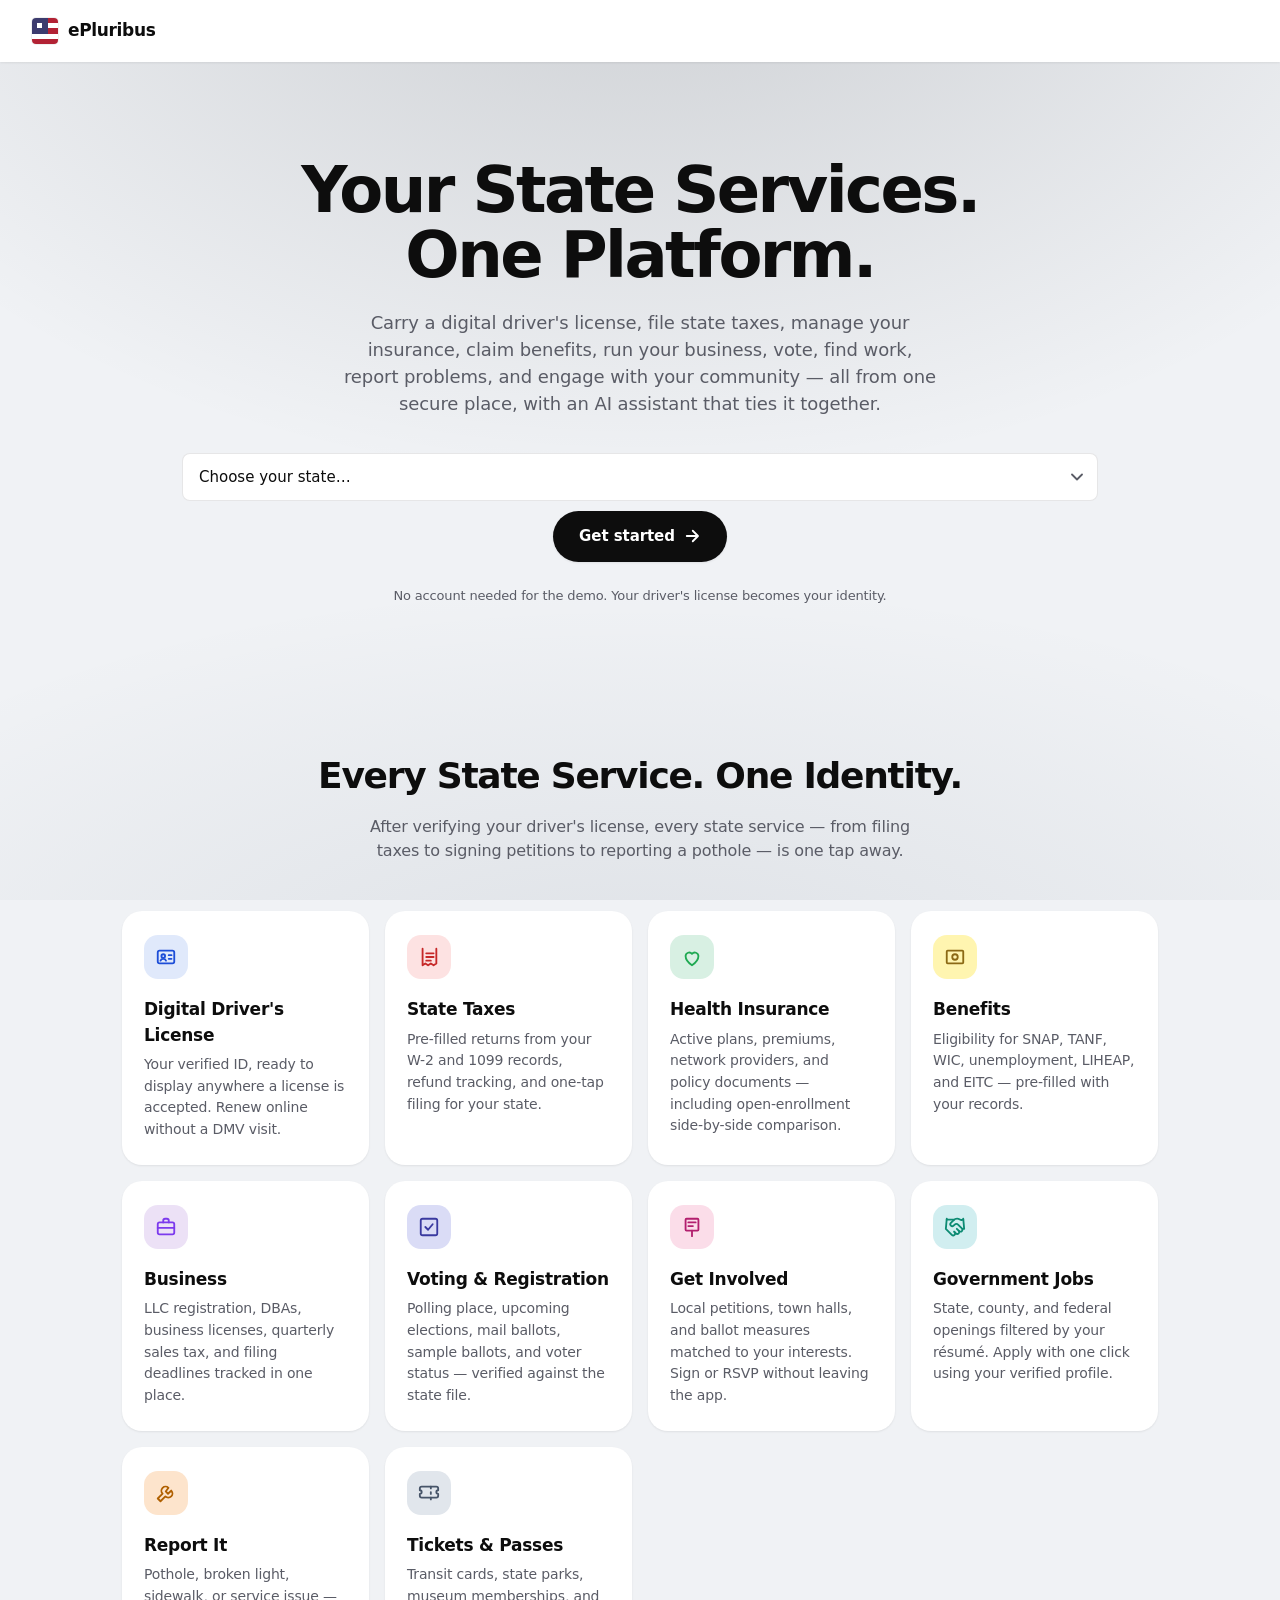
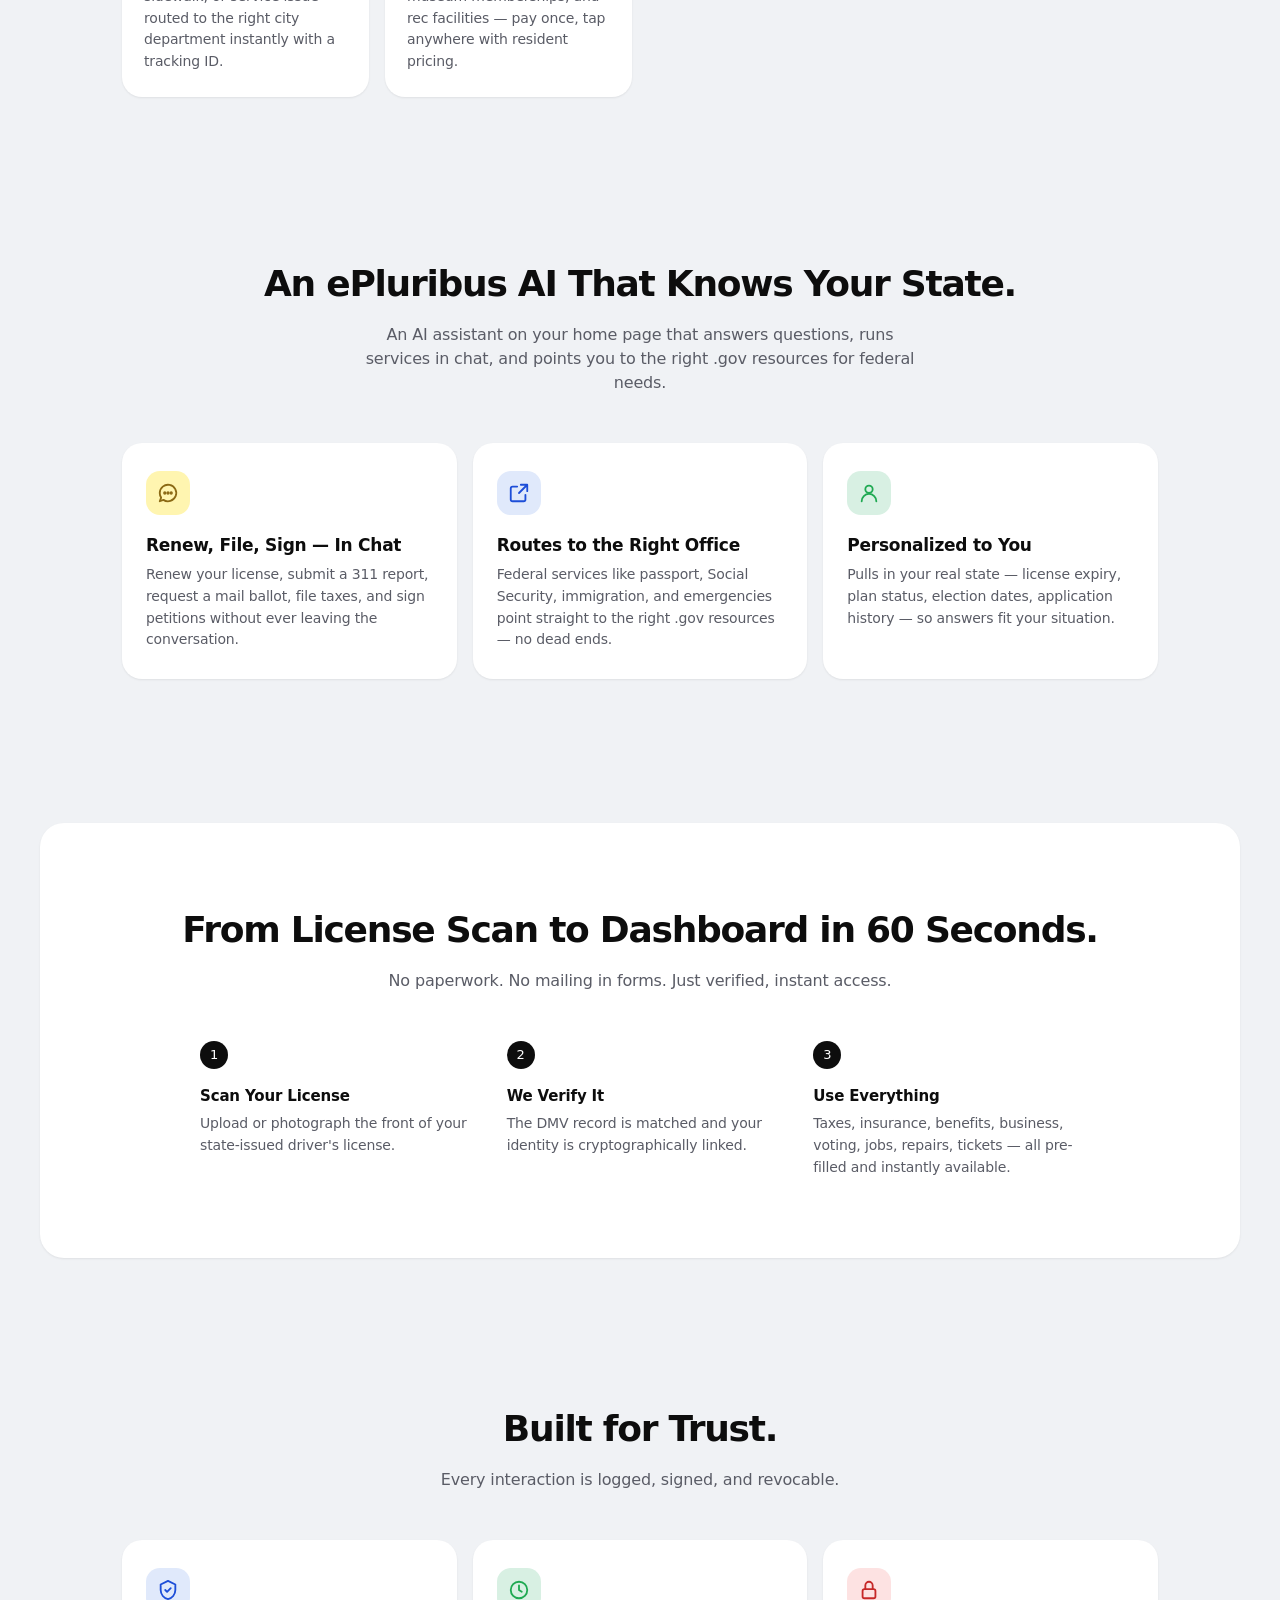
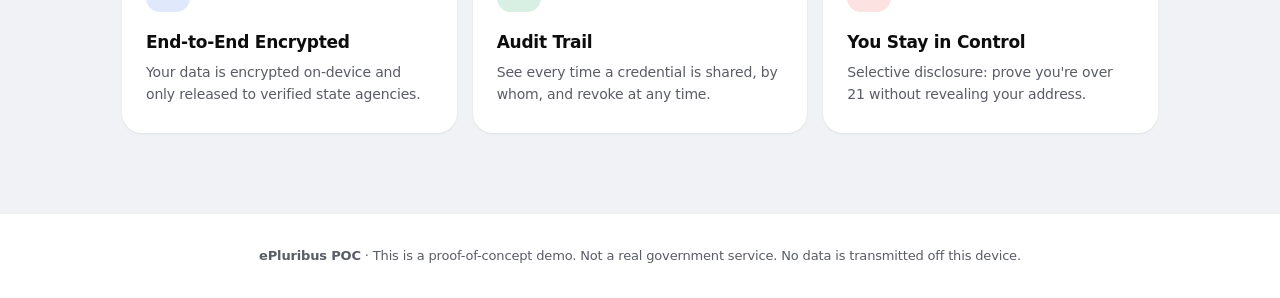
<file: index.html>
<!DOCTYPE html>
<html lang="en">
<head>
  <meta charset="UTF-8">
  <meta name="viewport" content="width=device-width, initial-scale=1.0">
  <title>ePluribus — Your state services in one place</title>
  <script>try{var t=JSON.parse(sessionStorage.getItem('civic_theme')||'null');if(t){var s=document.documentElement.style;s.setProperty('--license-accent',t.accent);s.setProperty('--license-deep',t.deep);}}catch(e){}</script>
  <link rel="stylesheet" href="css/styles.css">
</head>
<body data-page="landing">
  <nav class="topnav">
    <div class="brand">
      <div class="brand-mark"><svg viewBox="0 0 25 25" xmlns="http://www.w3.org/2000/svg" aria-hidden="true"><rect width="15" height="15" fill="#3c3b6e"/><rect x="5" y="5" width="5" height="5" fill="#fff"/><rect x="15" width="10" height="5" fill="#b22234"/><rect x="15" y="5" width="10" height="5" fill="#fff"/><rect x="15" y="10" width="10" height="5" fill="#b22234"/><rect y="15" width="25" height="5" fill="#fff"/><rect y="20" width="25" height="5" fill="#b22234"/></svg></div>
      <span>ePluribus</span>
    </div>
  </nav>

  <main>
    <section class="hero">
      <h1>Your State Services.<br>One Platform.</h1>
      <p class="hero-sub">
        Carry a digital driver's license, file state taxes, manage your insurance, claim benefits, run your business, vote, find work, report problems, and engage with your community — all from one secure place, with an AI assistant that ties it together.
      </p>
      <div class="hero-cta">
        <select id="stateSelect" class="state-select" aria-label="Choose your state">
          <option value="">Choose your state…</option>
        </select>
        <button class="btn btn-primary btn-lg" onclick="startOnboarding()">
          Get started
          <svg width="18" height="18" viewBox="0 0 24 24" fill="none" stroke="currentColor" stroke-width="2.4" stroke-linecap="round" stroke-linejoin="round"><path d="M5 12h14M13 5l7 7-7 7"/></svg>
        </button>
      </div>
      <p class="text-muted text-sm mt-6">No account needed for the demo. Your driver's license becomes your identity.</p>
    </section>

    <section class="features" id="features">
      <h2 class="section-title">Every State Service. One Identity.</h2>
      <p class="section-sub">After verifying your driver's license, every state service — from filing taxes to signing petitions to reporting a pothole — is one tap away.</p>
      <div class="features-grid features-grid-flow">
        <div class="feature-card">
          <div class="feature-icon blue">
            <svg width="22" height="22" viewBox="0 0 24 24" fill="none" stroke="currentColor" stroke-width="2" stroke-linecap="round" stroke-linejoin="round"><rect x="3" y="5" width="18" height="14" rx="2"/><circle cx="9" cy="11" r="2"/><path d="M15 10h3M15 14h3M6 16c.5-1.5 2-2 3-2s2.5.5 3 2"/></svg>
          </div>
          <h3>Digital Driver's License</h3>
          <p>Your verified ID, ready to display anywhere a license is accepted. Renew online without a DMV visit.</p>
        </div>
        <div class="feature-card">
          <div class="feature-icon red">
            <svg width="22" height="22" viewBox="0 0 24 24" fill="none" stroke="currentColor" stroke-width="2" stroke-linecap="round" stroke-linejoin="round"><path d="M5 3v18l3-2 3 2 3-2 3 2 3-2V3"/><path d="M9 8h8M9 12h8M9 16h5"/></svg>
          </div>
          <h3>State Taxes</h3>
          <p>Pre-filled returns from your W-2 and 1099 records, refund tracking, and one-tap filing for your state.</p>
        </div>
        <div class="feature-card">
          <div class="feature-icon green">
            <svg width="22" height="22" viewBox="0 0 24 24" fill="none" stroke="currentColor" stroke-width="2" stroke-linecap="round" stroke-linejoin="round"><path d="M12 21s-7-4.5-7-10a4 4 0 0 1 7-2.5A4 4 0 0 1 19 11c0 5.5-7 10-7 10z"/></svg>
          </div>
          <h3>Health Insurance</h3>
          <p>Active plans, premiums, network providers, and policy documents — including open-enrollment side-by-side comparison.</p>
        </div>
        <div class="feature-card">
          <div class="feature-icon gold">
            <svg width="22" height="22" viewBox="0 0 24 24" fill="none" stroke="currentColor" stroke-width="2" stroke-linecap="round" stroke-linejoin="round"><rect x="3" y="5" width="18" height="14" rx="1"/><circle cx="12" cy="12" r="3"/></svg>
          </div>
          <h3>Benefits</h3>
          <p>Eligibility for SNAP, TANF, WIC, unemployment, LIHEAP, and EITC — pre-filled with your records.</p>
        </div>
        <div class="feature-card">
          <div class="feature-icon purple">
            <svg width="22" height="22" viewBox="0 0 24 24" fill="none" stroke="currentColor" stroke-width="2" stroke-linecap="round" stroke-linejoin="round"><rect x="3" y="7" width="18" height="13" rx="2"/><path d="M9 7V5a2 2 0 0 1 2-2h2a2 2 0 0 1 2 2v2"/><path d="M3 13h18"/></svg>
          </div>
          <h3>Business</h3>
          <p>LLC registration, DBAs, business licenses, quarterly sales tax, and filing deadlines tracked in one place.</p>
        </div>
        <div class="feature-card">
          <div class="feature-icon indigo">
            <svg width="22" height="22" viewBox="0 0 24 24" fill="none" stroke="currentColor" stroke-width="2" stroke-linecap="round" stroke-linejoin="round"><rect x="3" y="3" width="18" height="18" rx="2"/><path d="M8 12l3 3 5-6"/></svg>
          </div>
          <h3>Voting &amp; Registration</h3>
          <p>Polling place, upcoming elections, mail ballots, sample ballots, and voter status — verified against the state file.</p>
        </div>
        <div class="feature-card">
          <div class="feature-icon rose">
            <svg width="22" height="22" viewBox="0 0 24 24" fill="none" stroke="currentColor" stroke-width="2" stroke-linecap="round" stroke-linejoin="round"><rect x="5" y="3" width="14" height="13" rx="1"/><path d="M8 7h8M8 11h5"/><path d="M12 16v6"/></svg>
          </div>
          <h3>Get Involved</h3>
          <p>Local petitions, town halls, and ballot measures matched to your interests. Sign or RSVP without leaving the app.</p>
        </div>
        <div class="feature-card">
          <div class="feature-icon teal">
            <svg width="22" height="22" viewBox="0 0 24 24" fill="none" stroke="currentColor" stroke-width="2" stroke-linecap="round" stroke-linejoin="round"><path d="m11 17 2 2a1 1 0 1 0 3-3"/><path d="m14 14 2.5 2.5a1 1 0 1 0 3-3l-3.88-3.88a3 3 0 0 0-4.24 0l-.88.88a1 1 0 1 1-3-3l2.81-2.81a5.79 5.79 0 0 1 7.06-.87l.47.28a2 2 0 0 0 1.42.25L21 4"/><path d="m21 3 1 11h-2"/><path d="M3 3 2 14l6.5 6.5a1 1 0 1 0 3-3"/><path d="M3 4h8"/></svg>
          </div>
          <h3>Government Jobs</h3>
          <p>State, county, and federal openings filtered by your résumé. Apply with one click using your verified profile.</p>
        </div>
        <div class="feature-card">
          <div class="feature-icon amber">
            <svg width="22" height="22" viewBox="0 0 24 24" fill="none" stroke="currentColor" stroke-width="2" stroke-linecap="round" stroke-linejoin="round"><path d="M14.7 6.3a4.5 4.5 0 0 0-6.4 6.4L3 18l3 3 5.3-5.3a4.5 4.5 0 0 0 6.4-6.4l-3.5 3.5-2.5-2.5z"/></svg>
          </div>
          <h3>Report It</h3>
          <p>Pothole, broken light, sidewalk, or service issue — routed to the right city department instantly with a tracking ID.</p>
        </div>
        <div class="feature-card">
          <div class="feature-icon slate">
            <svg width="22" height="22" viewBox="0 0 24 24" fill="none" stroke="currentColor" stroke-width="2" stroke-linecap="round" stroke-linejoin="round"><path d="M2 9V7a2 2 0 0 1 2-2h16a2 2 0 0 1 2 2v2a2 2 0 0 0 0 4v2a2 2 0 0 1-2 2H4a2 2 0 0 1-2-2v-2a2 2 0 0 0 0-4z"/><path d="M14 5v2M14 11v2M14 17v2"/></svg>
          </div>
          <h3>Tickets &amp; Passes</h3>
          <p>Transit cards, state parks, museum memberships, and rec facilities — pay once, tap anywhere with resident pricing.</p>
        </div>
      </div>
    </section>

    <section class="features" id="assistant">
      <h2 class="section-title">An ePluribus AI That Knows Your State.</h2>
      <p class="section-sub">An AI assistant on your home page that answers questions, runs services in chat, and points you to the right .gov resources for federal needs.</p>
      <div class="features-grid">
        <div class="feature-card">
          <div class="feature-icon gold">
            <svg width="22" height="22" viewBox="0 0 24 24" fill="none" stroke="currentColor" stroke-width="2" stroke-linecap="round" stroke-linejoin="round"><path d="M3 12a9 9 0 1 1 4 7.5L3 21l1.5-4A9 9 0 0 1 3 12z"/><circle cx="8.5" cy="12" r="0.8" fill="currentColor"/><circle cx="12" cy="12" r="0.8" fill="currentColor"/><circle cx="15.5" cy="12" r="0.8" fill="currentColor"/></svg>
          </div>
          <h3>Renew, File, Sign — In Chat</h3>
          <p>Renew your license, submit a 311 report, request a mail ballot, file taxes, and sign petitions without ever leaving the conversation.</p>
        </div>
        <div class="feature-card">
          <div class="feature-icon blue">
            <svg width="22" height="22" viewBox="0 0 24 24" fill="none" stroke="currentColor" stroke-width="2" stroke-linecap="round" stroke-linejoin="round"><path d="M14 3h7v7M21 3l-9 9M10 5H5a2 2 0 0 0-2 2v12a2 2 0 0 0 2 2h12a2 2 0 0 0 2-2v-5"/></svg>
          </div>
          <h3>Routes to the Right Office</h3>
          <p>Federal services like passport, Social Security, immigration, and emergencies point straight to the right .gov resources — no dead ends.</p>
        </div>
        <div class="feature-card">
          <div class="feature-icon green">
            <svg width="22" height="22" viewBox="0 0 24 24" fill="none" stroke="currentColor" stroke-width="2" stroke-linecap="round" stroke-linejoin="round"><circle cx="12" cy="8" r="4"/><path d="M4 21a8 8 0 0 1 16 0"/></svg>
          </div>
          <h3>Personalized to You</h3>
          <p>Pulls in your real state — license expiry, plan status, election dates, application history — so answers fit your situation.</p>
        </div>
      </div>
    </section>

    <section class="howit" id="how">
      <h2 class="section-title">From License Scan to Dashboard in 60 Seconds.</h2>
      <p class="section-sub">No paperwork. No mailing in forms. Just verified, instant access.</p>
      <div class="howit-grid">
        <div class="howit-step">
          <div class="step-num">1</div>
          <h4>Scan Your License</h4>
          <p>Upload or photograph the front of your state-issued driver's license.</p>
        </div>
        <div class="howit-step">
          <div class="step-num">2</div>
          <h4>We Verify It</h4>
          <p>The DMV record is matched and your identity is cryptographically linked.</p>
        </div>
        <div class="howit-step">
          <div class="step-num">3</div>
          <h4>Use Everything</h4>
          <p>Taxes, insurance, benefits, business, voting, jobs, repairs, tickets — all pre-filled and instantly available.</p>
        </div>
      </div>
    </section>

    <section class="features" id="security">
      <h2 class="section-title">Built for Trust.</h2>
      <p class="section-sub">Every interaction is logged, signed, and revocable.</p>
      <div class="features-grid">
        <div class="feature-card">
          <div class="feature-icon blue">
            <svg width="22" height="22" viewBox="0 0 24 24" fill="none" stroke="currentColor" stroke-width="2" stroke-linecap="round" stroke-linejoin="round"><path d="M12 2l8 4v6c0 5-3.5 9-8 10-4.5-1-8-5-8-10V6z"/><polyline points="9 12 11 14 15 10"/></svg>
          </div>
          <h3>End-to-End Encrypted</h3>
          <p>Your data is encrypted on-device and only released to verified state agencies.</p>
        </div>
        <div class="feature-card">
          <div class="feature-icon green">
            <svg width="22" height="22" viewBox="0 0 24 24" fill="none" stroke="currentColor" stroke-width="2" stroke-linecap="round" stroke-linejoin="round"><circle cx="12" cy="12" r="9"/><path d="M12 7v5l3 2"/></svg>
          </div>
          <h3>Audit Trail</h3>
          <p>See every time a credential is shared, by whom, and revoke at any time.</p>
        </div>
        <div class="feature-card">
          <div class="feature-icon red">
            <svg width="22" height="22" viewBox="0 0 24 24" fill="none" stroke="currentColor" stroke-width="2" stroke-linecap="round" stroke-linejoin="round"><rect x="5" y="11" width="14" height="10" rx="2"/><path d="M8 11V7a4 4 0 0 1 8 0v4"/></svg>
          </div>
          <h3>You Stay in Control</h3>
          <p>Selective disclosure: prove you're over 21 without revealing your address.</p>
        </div>
      </div>
    </section>
  </main>

  <footer>
    <p><strong>ePluribus POC</strong> · This is a proof-of-concept demo. Not a real government service. No data is transmitted off this device.</p>
  </footer>

  <script src="js/app.js"></script>
  <script>
    (function () {
      const select = document.getElementById('stateSelect');
      const popular = document.createElement('optgroup');
      popular.label = 'Popular';
      POPULAR_STATES.forEach(c => {
        const o = document.createElement('option');
        o.value = c; o.textContent = STATES[c];
        popular.appendChild(o);
      });
      select.appendChild(popular);
      const all = document.createElement('optgroup');
      all.label = 'All states';
      Object.keys(STATES)
        .sort((a,b) => STATES[a].localeCompare(STATES[b]))
        .forEach(c => {
          const o = document.createElement('option');
          o.value = c; o.textContent = STATES[c];
          all.appendChild(o);
        });
      select.appendChild(all);
      const prev = sessionStorage.getItem('civic_state');
      if (prev) select.value = prev;
    })();

    function startOnboarding() {
      const s = document.getElementById('stateSelect').value;
      if (!s) {
        document.getElementById('stateSelect').focus();
        document.getElementById('stateSelect').style.borderColor = 'var(--accent)';
        return;
      }
      setState(s);
      window.location.href = 'scan.html';
    }
  </script>
</body>
</html>
</file>
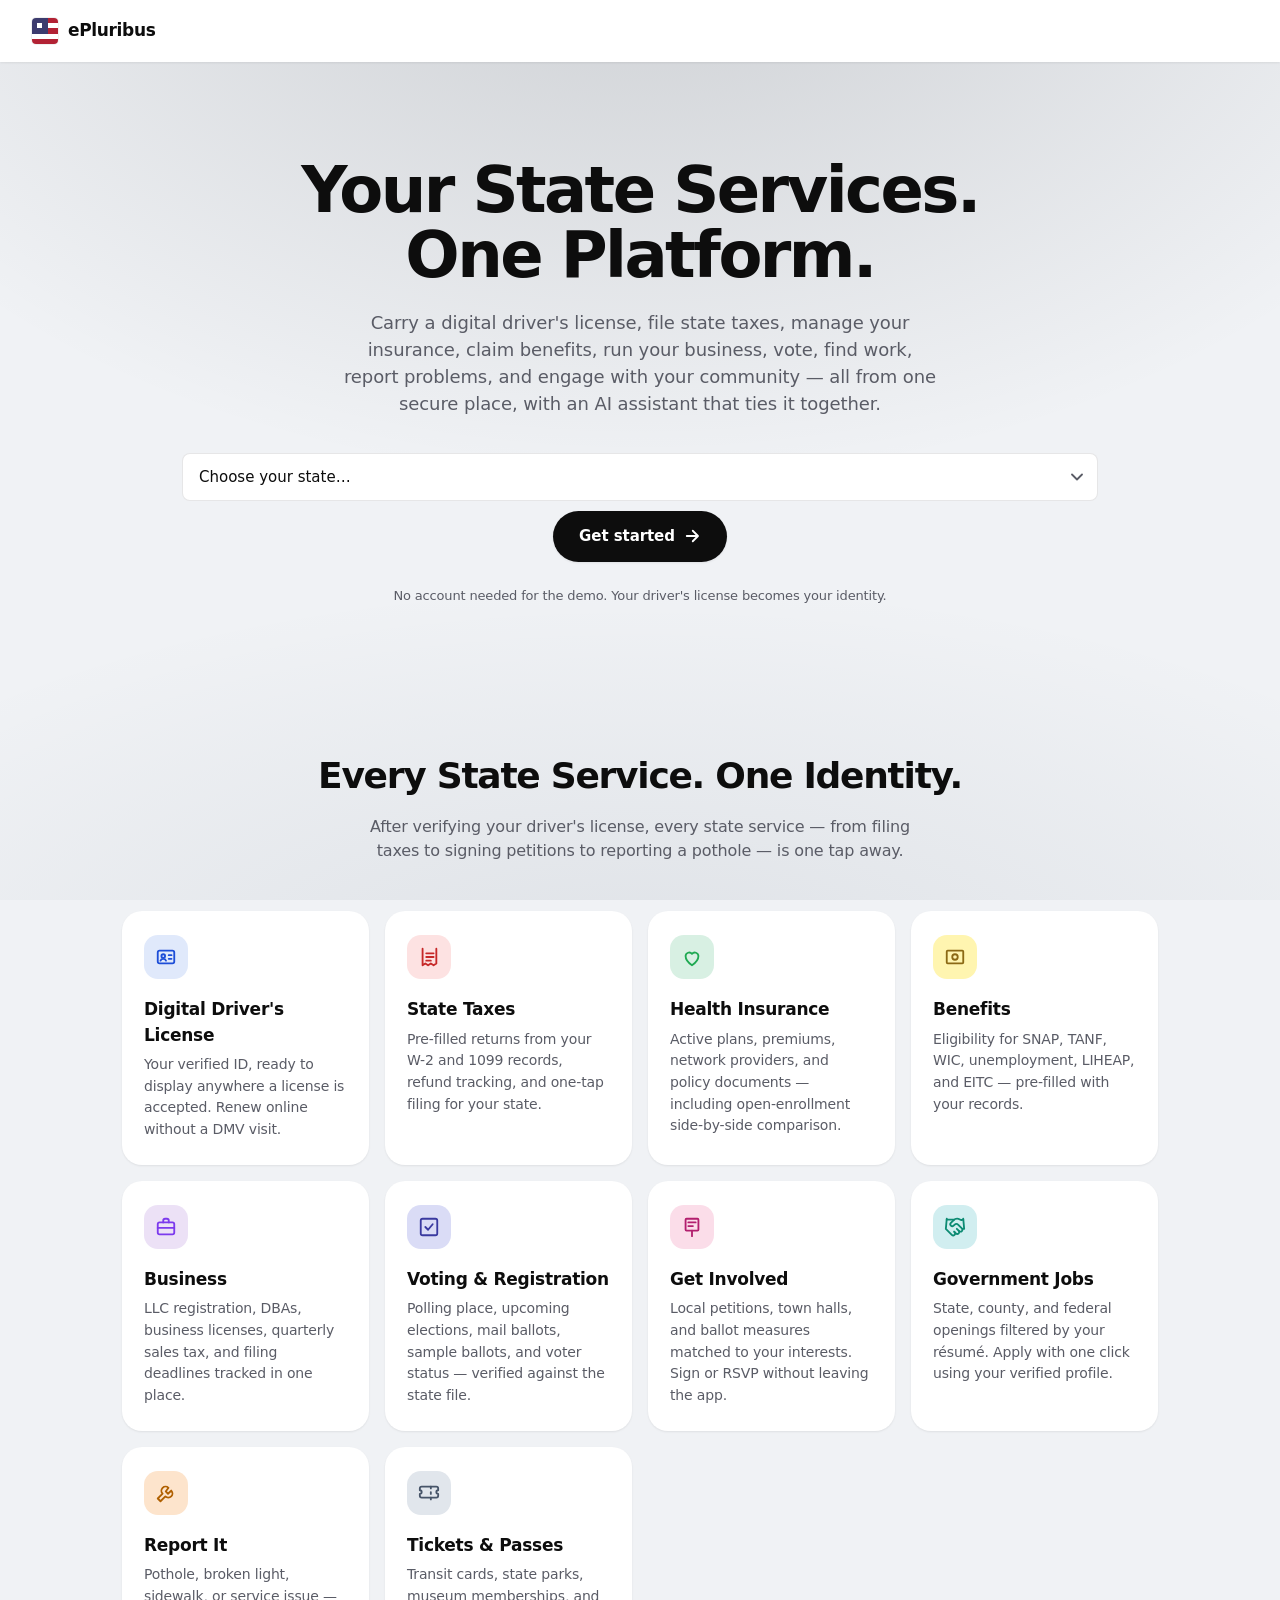
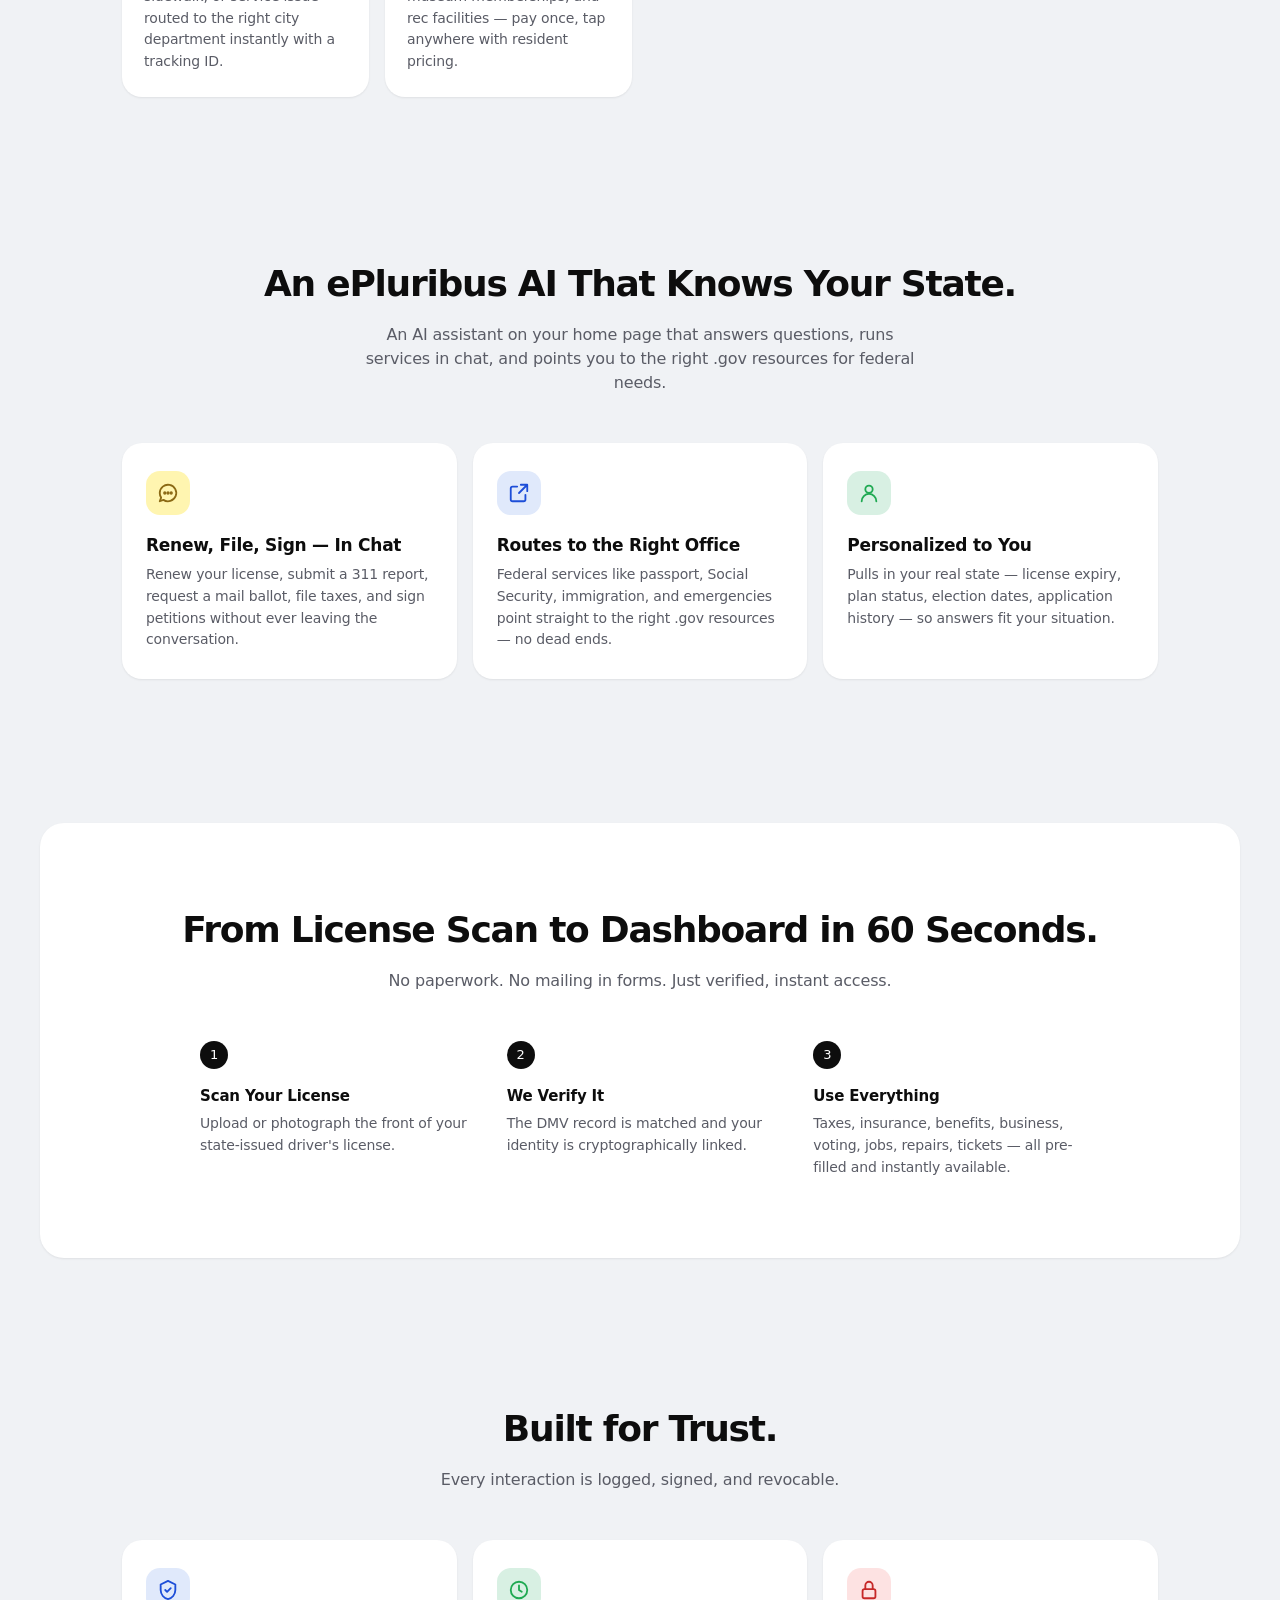
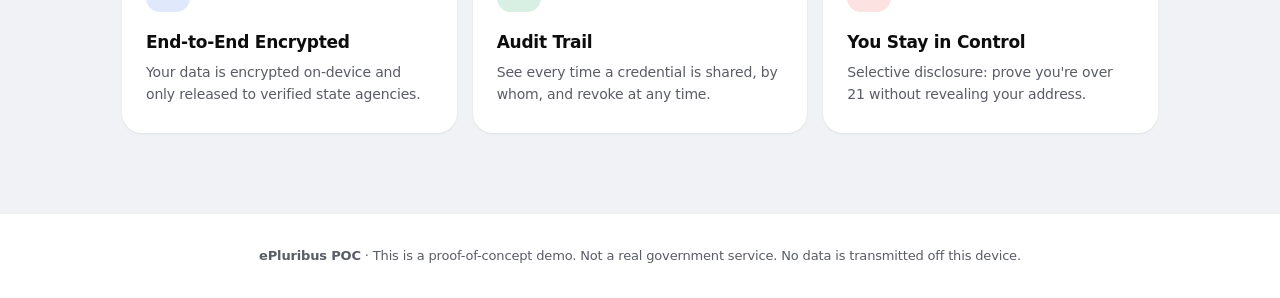
<file: business.html>
<!DOCTYPE html>
<html lang="en">
<head>
  <meta charset="UTF-8">
  <meta name="viewport" content="width=device-width, initial-scale=1.0">
  <title>Business — ePluribus</title>
  <script>try{var t=JSON.parse(sessionStorage.getItem('civic_theme')||'null');if(t){var s=document.documentElement.style;s.setProperty('--license-accent',t.accent);s.setProperty('--license-deep',t.deep);}}catch(e){}</script>
  <link rel="stylesheet" href="css/styles.css">
</head>
<body data-page="business">
  <div class="app">
    <div id="sidebar-mount"></div>
    <main class="main-content">
      <div class="page-header page-header--lg">
        <div class="page-title">
          <h1>Business</h1>
          <p id="bizSub">Your registered entity, permits, sales tax, and filings — handled together.</p>
        </div>
      </div>

      <section class="feature-moment">
        <div class="feature-moment__body">
          <span class="feature-moment__chip">due May 31 · 18 days</span>
          <h2 class="feature-moment__title">Your Q1 sales tax is&nbsp;ready to file.</h2>
          <p class="feature-moment__sub">$1,184 pre-filled from your card reader and invoicing. Review and submit in two taps — payment auto-drafts from your linked account.</p>
          <div class="feature-moment__actions">
            <button class="btn btn-primary btn-lg" onclick="openFileTaxModal();">File Q1 sales tax</button>
            <button class="text-link-action" onclick="alert('Q1 breakdown export. (Demo)');">See breakdown →</button>
          </div>
        </div>
        <div class="feature-moment__art" aria-hidden="true">
          <svg viewBox="0 0 220 220" fill="none" stroke="currentColor" stroke-width="3" stroke-linecap="round" stroke-linejoin="round">
            <rect x="46" y="44" width="128" height="156" rx="10"/>
            <path d="M62 78 h54 M62 92 h74 M62 106 h74 M62 120 h54"/>
            <line x1="62" y1="138" x2="158" y2="138" stroke-width="1.6"/>
            <path d="M62 154 h48 M62 168 h66"/>
            <rect x="116" y="148" width="44" height="36" rx="6" stroke-width="2.4"/>
            <path d="M126 166 l6 6 l16 -16" stroke-width="3"/>
          </svg>
        </div>
      </section>

      <h3 class="section-eyebrow">Your business</h3>
      <div class="grid-2 section-mb-lg">
        <div class="focus-card">
          <div class="focus-card__chip focus-card__chip--success">In good standing</div>
          <div class="focus-card__icon focus-card__icon--verified">
            <svg viewBox="0 0 24 24" fill="none" stroke="currentColor" stroke-width="2" stroke-linecap="round" stroke-linejoin="round"><path d="M3 21h18M5 21V8l7-5 7 5v13"/><path d="M9 21v-6h6v6M9 11h.01M15 11h.01"/></svg>
          </div>
          <h4 class="focus-card__title">Mitchell Design LLC</h4>
          <p class="focus-card__sub">Single-member LLC · <span id="bizState">California</span> · Filed Aug 2022</p>
          <div class="focus-card__meta">
            <span>EIN <strong>87-2340198</strong></span>
            <span>NAICS 541430</span>
          </div>
          <button class="btn btn-secondary" onclick="openBizDetailsModal();">View details</button>
        </div>

        <div class="focus-card">
          <div class="focus-card__chip focus-card__chip--success">Active</div>
          <div class="focus-card__icon focus-card__icon--blue">
            <svg viewBox="0 0 24 24" fill="none" stroke="currentColor" stroke-width="2" stroke-linecap="round" stroke-linejoin="round"><path d="M14 3H7a2 2 0 0 0-2 2v14a2 2 0 0 0 2 2h10a2 2 0 0 0 2-2V8z"/><polyline points="14 3 14 8 19 8"/><path d="M9 13h6M9 17h4"/></svg>
          </div>
          <h4 class="focus-card__title">Seller's permit</h4>
          <p class="focus-card__sub">CDTFA · for collecting and remitting state sales tax.</p>
          <div class="focus-card__meta">
            <span>Permit <strong>SR-EH 100-987654</strong></span>
            <span>No expiry</span>
          </div>
          <button class="btn btn-secondary" onclick="alert('Seller\'s permit certificate (PDF). (Demo)');">View permit</button>
        </div>

        <div class="focus-card">
          <div class="focus-card__chip">Renew soon</div>
          <div class="focus-card__icon focus-card__icon--upcoming">
            <svg viewBox="0 0 24 24" fill="none" stroke="currentColor" stroke-width="2" stroke-linecap="round" stroke-linejoin="round"><rect x="3" y="5" width="18" height="16" rx="2"/><path d="M3 10h18M8 3v4M16 3v4"/></svg>
          </div>
          <h4 class="focus-card__title">DBA · Mitchell Design</h4>
          <p class="focus-card__sub">LA County recorder · fictitious-name renewal due in 60 days.</p>
          <div class="focus-card__meta">
            <span>Expires <strong>Jul 12, 2026</strong></span>
            <span>$26 county fee</span>
          </div>
          <button class="btn btn-secondary" onclick="alert('DBA renewed through 2031 — $26 charged to bank ····4408. (Demo)');">Renew DBA</button>
        </div>

        <div class="focus-card">
          <div class="focus-card__chip focus-card__chip--success">Active</div>
          <div class="focus-card__icon focus-card__icon--purple">
            <svg viewBox="0 0 24 24" fill="none" stroke="currentColor" stroke-width="2" stroke-linecap="round" stroke-linejoin="round"><path d="M4 21V7l8-4 8 4v14"/><path d="M9 12h6M9 16h6M9 8h6"/></svg>
          </div>
          <h4 class="focus-card__title">City business tax cert.</h4>
          <p class="focus-card__sub">City of LA · auto-renews annually from your linked account.</p>
          <div class="focus-card__meta">
            <span>Renewed <strong>Feb 2026</strong></span>
            <span>$155 / yr</span>
          </div>
          <button class="btn btn-secondary" onclick="alert('City business tax certificate (PDF). (Demo)');">View certificate</button>
        </div>
      </div>

      <h3 class="section-eyebrow">Anything else</h3>
      <div class="quick-row">
        <a class="quick-action" href="#" onclick="event.preventDefault();alert('New entity registration flow. (Demo)');">
          <svg viewBox="0 0 24 24" fill="none" stroke="currentColor" stroke-width="2" stroke-linecap="round" stroke-linejoin="round"><path d="M12 5v14M5 12h14"/></svg>
          <span>Register a new business</span>
        </a>
        <a class="quick-action" href="#" onclick="event.preventDefault();alert('Full filings history opens. (Demo)');">
          <svg viewBox="0 0 24 24" fill="none" stroke="currentColor" stroke-width="2" stroke-linecap="round" stroke-linejoin="round"><path d="M14 3H7a2 2 0 0 0-2 2v14a2 2 0 0 0 2 2h10a2 2 0 0 0 2-2V8z"/><polyline points="14 3 14 8 19 8"/><path d="M9 13h6M9 17h6"/></svg>
          <span>See all filings</span>
        </a>
        <a class="quick-action" href="#" onclick="event.preventDefault();alert('Registered agent editor. (Demo)');">
          <svg viewBox="0 0 24 24" fill="none" stroke="currentColor" stroke-width="2" stroke-linecap="round" stroke-linejoin="round"><circle cx="12" cy="8" r="4"/><path d="M4 21a8 8 0 0 1 16 0"/></svg>
          <span>Update registered agent</span>
        </a>
        <a class="quick-action" href="#" onclick="event.preventDefault();alert('Worker\'s comp settings opens. (Demo)');">
          <svg viewBox="0 0 24 24" fill="none" stroke="currentColor" stroke-width="2" stroke-linecap="round" stroke-linejoin="round"><path d="M3 12a9 9 0 0 1 18 0v8H3z"/><path d="M9 20v-6h6v6"/></svg>
          <span>Worker's comp settings</span>
        </a>
        <a class="quick-action" href="#" onclick="event.preventDefault();alert('Tax records exported as CSV. (Demo)');">
          <svg viewBox="0 0 24 24" fill="none" stroke="currentColor" stroke-width="2" stroke-linecap="round" stroke-linejoin="round"><path d="M12 3v12M7 10l5 5 5-5"/><path d="M5 21h14"/></svg>
          <span>Export tax records</span>
        </a>
      </div>
    </main>
  </div>

  <!-- File Q1 sales tax modal -->
  <div class="modal-backdrop" id="fileTaxModal" hidden onclick="if(event.target===this)closeFileTaxModal()">
    <div class="modal-pane" role="dialog" aria-modal="true" aria-labelledby="fileTaxTitle">
      <button class="modal-close" type="button" onclick="closeFileTaxModal()" aria-label="Close">
        <svg width="18" height="18" viewBox="0 0 24 24" fill="none" stroke="currentColor" stroke-width="2" stroke-linecap="round" stroke-linejoin="round"><path d="M18 6 6 18M6 6l12 12"/></svg>
      </button>
      <div class="modal-header">
        <span class="badge badge-info">Q1 2026 · Jan 1 – Mar 31</span>
        <h2 id="fileTaxTitle" class="mt-2" style="font-size:24px;font-weight:600;letter-spacing:-0.02em;line-height:1.2;">File Q1 sales &amp; use tax</h2>
        <p class="text-muted mt-2" style="font-size:15px;line-height:1.5;">Pre-filled from your card reader and invoicing. Review the numbers, then submit and pay in one tap.</p>
      </div>
      <div class="modal-body">
        <div class="card" style="background:var(--surface-2);padding:18px;margin-bottom:20px;">
          <div class="row-between mb-3" style="align-items:flex-start;">
            <div>
              <div style="font-size:11px;color:var(--text-muted);font-weight:600;letter-spacing:0.06em;text-transform:uppercase;margin-bottom:4px;">Filing as</div>
              <div style="font-size:17px;font-weight:600;letter-spacing:-0.01em;">Mitchell Design LLC</div>
              <div class="text-sm text-muted">Permit SR-EH 100-987654 · EIN 87-2340198</div>
            </div>
            <span class="badge badge-success"><span class="dot"></span>Permit active</span>
          </div>
        </div>

        <h3 style="font-size:13px;font-weight:600;letter-spacing:0.04em;text-transform:uppercase;color:var(--text-muted);margin-bottom:10px;">Calculation</h3>
        <table class="table" style="margin-bottom:20px;">
          <tbody>
            <tr><td>Gross receipts (Q1)</td><td style="text-align:right;font-weight:500;">$14,800.00</td></tr>
            <tr><td>Non-taxable · out-of-state sales</td><td style="text-align:right;font-weight:500;">−$1,000.00</td></tr>
            <tr><td>Taxable sales</td><td style="text-align:right;font-weight:600;">$13,800.00</td></tr>
            <tr><td>Combined rate · LA County 8.58%</td><td style="text-align:right;font-weight:500;">×&nbsp;0.0858</td></tr>
            <tr><td style="font-weight:600;">Total tax due</td><td style="text-align:right;font-weight:700;font-size:16px;">$1,184.04</td></tr>
          </tbody>
        </table>

        <h3 style="font-size:13px;font-weight:600;letter-spacing:0.04em;text-transform:uppercase;color:var(--text-muted);margin-bottom:10px;">Payment</h3>
        <div class="card" style="background:var(--surface-2);padding:14px;margin-bottom:14px;">
          <div class="row-between" style="align-items:center;">
            <div style="display:flex;align-items:center;gap:10px;">
              <svg width="20" height="20" viewBox="0 0 24 24" fill="none" stroke="currentColor" stroke-width="2" stroke-linecap="round" stroke-linejoin="round"><rect x="3" y="6" width="18" height="13" rx="2"/><line x1="3" y1="11" x2="21" y2="11"/></svg>
              <div>
                <div style="font-weight:500;font-size:14px;">Bank ···· 4408</div>
                <div class="text-sm text-muted">ACH · drafts within 1 business day of submit</div>
              </div>
            </div>
            <button class="btn btn-ghost" type="button" onclick="alert('Change payment method. (Demo)');" style="font-size:13px;">Change</button>
          </div>
        </div>

        <div class="form-row" style="margin-bottom:14px;">
          <label style="display:flex;align-items:center;gap:8px;cursor:pointer;font-weight:400;">
            <input type="checkbox" id="taxAttest" checked style="width:auto;">
            <span>I certify the figures above are accurate to the best of my knowledge.</span>
          </label>
        </div>

        <div class="row-between mt-6">
          <span class="text-sm text-muted">A signed acknowledgement arrives by email within minutes.</span>
          <div style="display:flex;gap:8px;">
            <button class="btn btn-ghost" type="button" onclick="closeFileTaxModal()">Cancel</button>
            <button class="btn btn-primary" type="button" onclick="submitFileTax()">Submit &amp; pay $1,184.04</button>
          </div>
        </div>
      </div>
    </div>
  </div>

  <!-- Business details modal -->
  <div class="modal-backdrop" id="bizDetailsModal" hidden onclick="if(event.target===this)closeBizDetailsModal()">
    <div class="modal-pane" role="dialog" aria-modal="true" aria-labelledby="bizDetailsTitle">
      <button class="modal-close" type="button" onclick="closeBizDetailsModal()" aria-label="Close">
        <svg width="18" height="18" viewBox="0 0 24 24" fill="none" stroke="currentColor" stroke-width="2" stroke-linecap="round" stroke-linejoin="round"><path d="M18 6 6 18M6 6l12 12"/></svg>
      </button>
      <div class="modal-header">
        <span class="badge badge-success"><span class="dot"></span>In good standing</span>
        <h2 id="bizDetailsTitle" class="mt-2" style="font-size:24px;font-weight:600;letter-spacing:-0.02em;line-height:1.2;">Mitchell Design LLC</h2>
        <p class="text-muted mt-2" style="font-size:15px;line-height:1.5;">Full entity record, plus everyday management actions.</p>
      </div>
      <div class="modal-body">
        <div class="card" style="background:var(--surface-2);padding:18px;margin-bottom:20px;">
          <div class="grid-3" style="gap:12px;">
            <div class="info-field"><label>Entity type</label><div class="value">LLC · single-member</div></div>
            <div class="info-field"><label>State of formation</label><div class="value" id="bizModalState">California</div></div>
            <div class="info-field"><label>Filed</label><div class="value">Aug 4, 2022</div></div>
            <div class="info-field"><label>EIN</label><div class="value">87-2340198</div></div>
            <div class="info-field"><label>NAICS</label><div class="value">541430 · Graphic Design</div></div>
            <div class="info-field"><label>Registered agent</label><div class="value">Sarah K. Mitchell</div></div>
            <div class="info-field"><label>DBA</label><div class="value">Mitchell Design</div></div>
            <div class="info-field"><label>Worker's comp</label><div class="value">Exempt · no employees</div></div>
            <div class="info-field"><label>Annual report due</label><div class="value">Aug 31, 2026</div></div>
          </div>
        </div>

        <h3 style="font-size:13px;font-weight:600;letter-spacing:0.04em;text-transform:uppercase;color:var(--text-muted);margin-bottom:10px;">Upcoming filings</h3>
        <table class="table" style="margin-bottom:20px;">
          <tbody>
            <tr><td>Q1 sales &amp; use tax</td><td style="text-align:right;color:var(--text-muted);">May 31, 2026</td><td style="text-align:right;font-weight:600;">$1,184</td></tr>
            <tr><td>DBA renewal</td><td style="text-align:right;color:var(--text-muted);">Jul 12, 2026</td><td style="text-align:right;font-weight:600;">$26</td></tr>
            <tr><td>LLC Statement of Information</td><td style="text-align:right;color:var(--text-muted);">Aug 31, 2026</td><td style="text-align:right;font-weight:600;">$20</td></tr>
            <tr><td>$800 LLC tax (FTB 568)</td><td style="text-align:right;color:var(--text-muted);">Apr 15, 2027</td><td style="text-align:right;font-weight:600;">$800</td></tr>
          </tbody>
        </table>

        <h3 style="font-size:13px;font-weight:600;letter-spacing:0.04em;text-transform:uppercase;color:var(--text-muted);margin-bottom:10px;">Recent filings</h3>
        <table class="table" style="margin-bottom:20px;">
          <tbody>
            <tr><td>Q4 2025 sales &amp; use tax</td><td style="text-align:right;color:var(--text-muted);">Feb 28, 2026</td><td style="text-align:right;"><span class="badge badge-success">Accepted</span></td></tr>
            <tr><td>City of LA business tax renewal</td><td style="text-align:right;color:var(--text-muted);">Feb 12, 2026</td><td style="text-align:right;"><span class="badge badge-success">Accepted</span></td></tr>
            <tr><td>$800 LLC tax</td><td style="text-align:right;color:var(--text-muted);">Apr 15, 2025</td><td style="text-align:right;"><span class="badge badge-success">Accepted</span></td></tr>
            <tr><td>Statement of Information</td><td style="text-align:right;color:var(--text-muted);">Aug 31, 2024</td><td style="text-align:right;"><span class="badge badge-success">Accepted</span></td></tr>
          </tbody>
        </table>

        <h3 style="font-size:13px;font-weight:600;letter-spacing:0.04em;text-transform:uppercase;color:var(--text-muted);margin-bottom:10px;">Manage entity</h3>
        <div class="grid-3" style="gap:8px;margin-bottom:20px;">
          <button class="btn btn-secondary" type="button" style="font-size:13px;padding:10px 12px;justify-content:flex-start;" onclick="alert('Edit registered agent. (Demo)');">Update registered agent</button>
          <button class="btn btn-secondary" type="button" style="font-size:13px;padding:10px 12px;justify-content:flex-start;" onclick="alert('Edit business address. (Demo)');">Update address</button>
          <button class="btn btn-secondary" type="button" style="font-size:13px;padding:10px 12px;justify-content:flex-start;" onclick="alert('Add member/officer. (Demo)');">Add member or officer</button>
          <button class="btn btn-secondary" type="button" style="font-size:13px;padding:10px 12px;justify-content:flex-start;" onclick="alert('Workers comp setup. (Demo)');">Workers' comp setup</button>
          <button class="btn btn-secondary" type="button" style="font-size:13px;padding:10px 12px;justify-content:flex-start;" onclick="alert('Articles of Organization (PDF). (Demo)');">Download formation docs</button>
          <button class="btn btn-secondary" type="button" style="font-size:13px;padding:10px 12px;justify-content:flex-start;" onclick="alert('Dissolution flow. (Demo)');">Dissolve entity</button>
        </div>

        <div class="row-between mt-2">
          <span class="text-sm text-muted">Most updates take effect immediately. Filings with the SOS take 5–10 days.</span>
          <button class="btn btn-primary" type="button" onclick="closeBizDetailsModal()">Close</button>
        </div>
      </div>
    </div>
  </div>

  <script src="js/app.js"></script>
  <script>
    const u = getCitizen();
    if (u) {
      document.getElementById('bizState').textContent = u.stateName;
      document.getElementById('bizModalState').textContent = u.stateName;
    }

    function openFileTaxModal() {
      document.getElementById('fileTaxModal').hidden = false;
      document.body.style.overflow = 'hidden';
    }
    function closeFileTaxModal() {
      document.getElementById('fileTaxModal').hidden = true;
      document.body.style.overflow = '';
    }
    function submitFileTax() {
      if (!document.getElementById('taxAttest').checked) {
        alert('Please certify the figures before submitting. (Demo)');
        return;
      }
      alert('Q1 sales tax filed — $1,184.04 will draft from bank ····4408 within 1 business day. Confirmation #SUT-2026-Q1-118404. (Demo)');
      closeFileTaxModal();
    }

    function openBizDetailsModal() {
      document.getElementById('bizDetailsModal').hidden = false;
      document.body.style.overflow = 'hidden';
    }
    function closeBizDetailsModal() {
      document.getElementById('bizDetailsModal').hidden = true;
      document.body.style.overflow = '';
    }

    document.addEventListener('keydown', e => {
      if (e.key === 'Escape') {
        const ft = document.getElementById('fileTaxModal');
        if (ft && !ft.hidden) { closeFileTaxModal(); return; }
        const bd = document.getElementById('bizDetailsModal');
        if (bd && !bd.hidden) closeBizDetailsModal();
      }
    });
  </script>
</body>
</html>
</file>
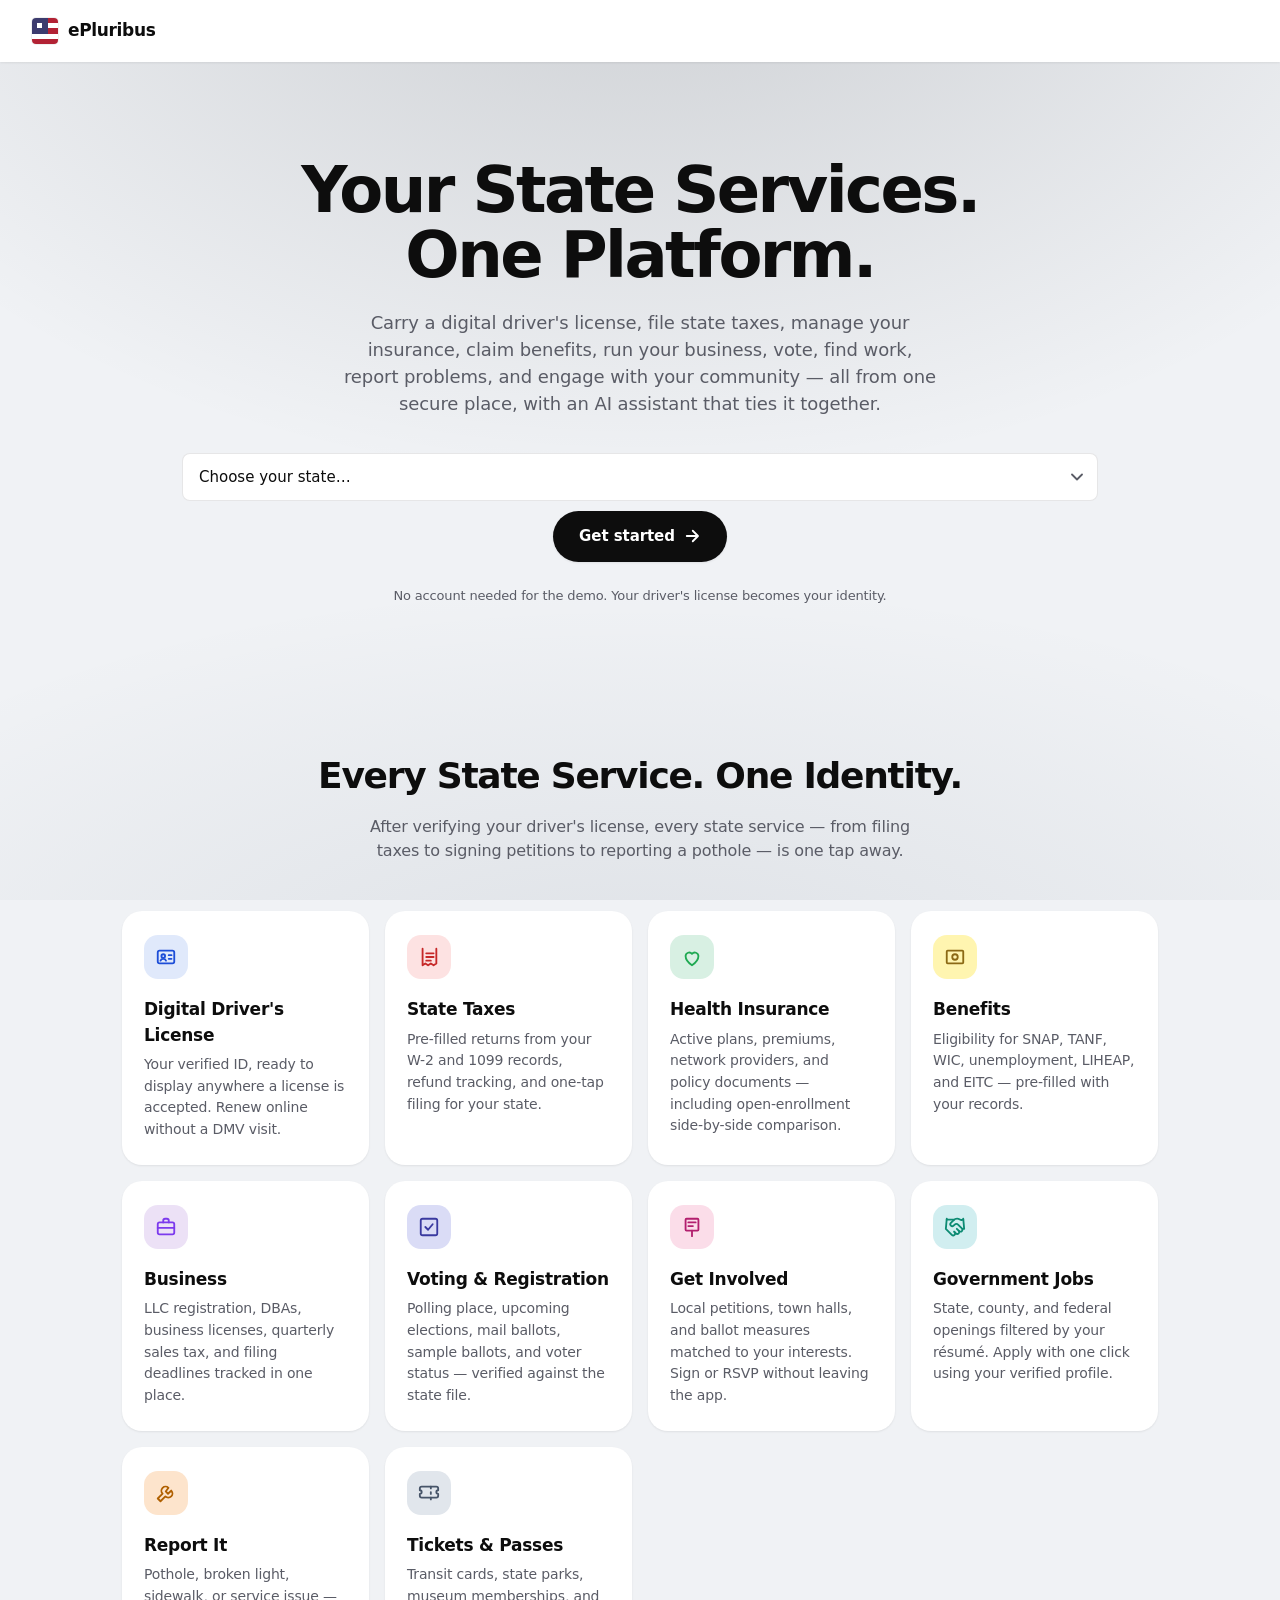
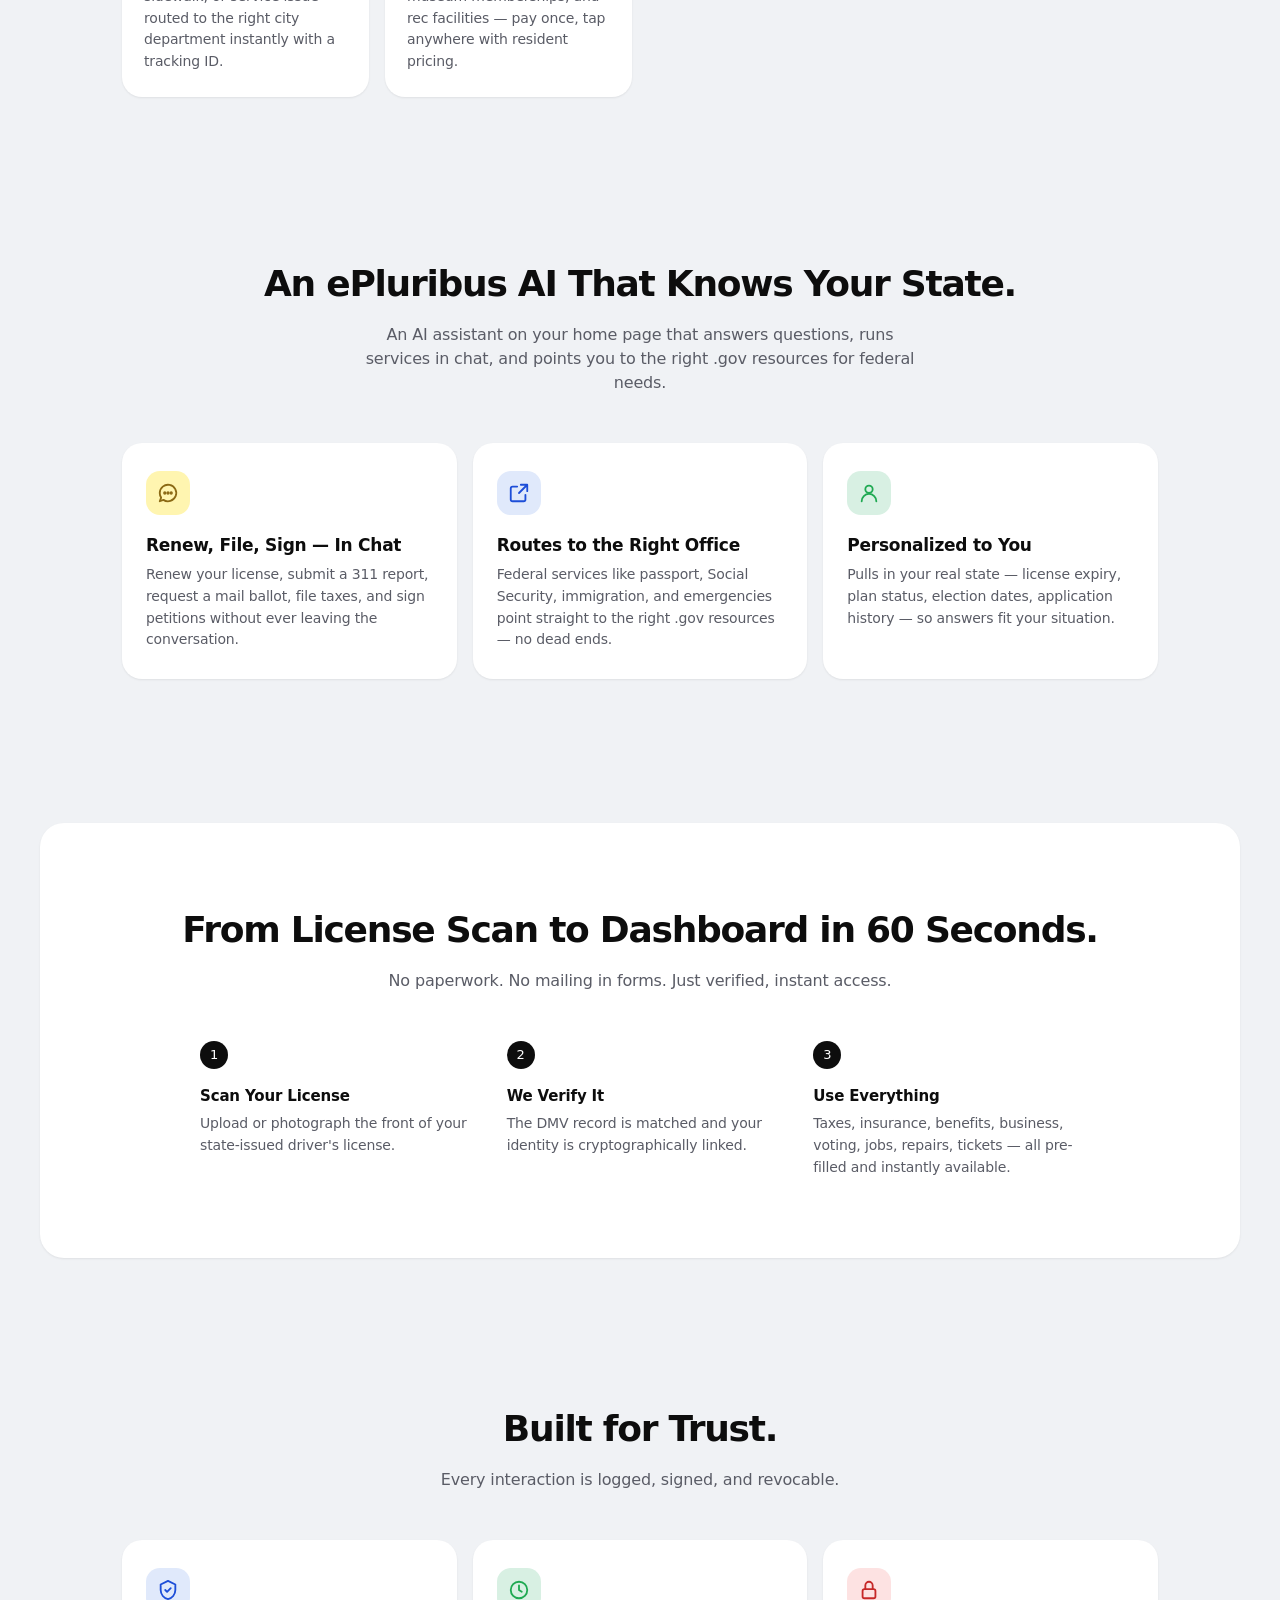
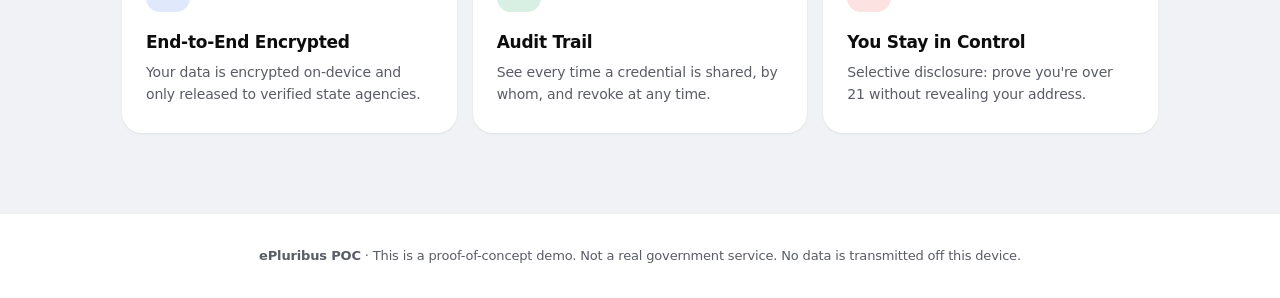
<file: dashboard.html>
<!DOCTYPE html>
<html lang="en">
<head>
  <meta charset="UTF-8">
  <meta name="viewport" content="width=device-width, initial-scale=1.0">
  <title>Dashboard — ePluribus</title>
  <script>try{var t=JSON.parse(sessionStorage.getItem('civic_theme')||'null');if(t){var s=document.documentElement.style;s.setProperty('--license-accent',t.accent);s.setProperty('--license-deep',t.deep);}}catch(e){}</script>
  <link rel="stylesheet" href="css/styles.css">
</head>
<body data-page="dashboard">
  <div class="app">
    <div id="sidebar-mount"></div>
    <main class="main-content main-content-chatbot">
      <div class="chatbot-inline chatbot-hero" aria-live="polite">
        <button class="chatbot-history-btn" type="button" onclick="openHistory()" aria-label="Chat history">
          <svg width="18" height="18" viewBox="0 0 24 24" fill="none" stroke="currentColor" stroke-width="2" stroke-linecap="round" stroke-linejoin="round"><path d="M3 12a9 9 0 1 0 3-6.7L3 8"/><path d="M3 3v5h5"/><path d="M12 7v5l3 2"/></svg>
          <span>History</span>
        </button>
        <div class="chatbot-header">
          <div class="chatbot-avatar" aria-hidden="true">
            <svg width="14" height="14" viewBox="0 0 24 24" fill="currentColor"><path d="M12 2l1.8 6.2L20 10l-6.2 1.8L12 18l-1.8-6.2L4 10l6.2-1.8z"/></svg>
          </div>
          <div class="chatbot-header-text">
            <div class="chatbot-title">ePluribus AI</div>
          </div>
        </div>
        <div class="chatbot-thread" id="chatbotThread">
          <div class="chatbot-welcome" id="chatbotWelcome">
            <h1 class="chatbot-welcome-greeting" id="chatbotWelcomeGreeting">Hi.</h1>
            <p class="chatbot-welcome-sub">How can I help today?</p>
          </div>
          <div class="chatbot-messages" id="chatbotMessages"></div>
        </div>
        <div class="chatbot-composer">
          <div class="chatbot-suggestions" id="chatbotSuggestions">
            <button class="chatbot-suggestion" onclick="sendSuggestion('How do I renew my license?')">Renew license</button>
            <button class="chatbot-suggestion" onclick="sendSuggestion('When is my next election?')">Next election</button>
            <button class="chatbot-suggestion" onclick="sendSuggestion('Where do I report a pothole?')">Report a pothole</button>
            <button class="chatbot-suggestion" onclick="sendSuggestion('What benefits do I qualify for?')">My benefits</button>
          </div>
          <form class="chatbot-input" onsubmit="sendChat(event)">
            <input type="text" id="chatbotInput" placeholder="Ask ePluribus AI…" autocomplete="off">
            <button type="submit" aria-label="Send">
              <svg width="18" height="18" viewBox="0 0 24 24" fill="none" stroke="currentColor" stroke-width="2.2" stroke-linecap="round" stroke-linejoin="round"><path d="M5 12h14M13 5l7 7-7 7"/></svg>
            </button>
          </form>
          <div class="chatbot-disclaimer">Demo assistant · responses are simulated, not real AI</div>
        </div>
      </div>

      <section class="dashboard-extras">
        <h2 class="text-xl mb-4">Quick Services</h2>
        <div class="services mb-6">
          <a href="license.html" class="service-card">
            <div class="service-icon blue">
              <svg width="22" height="22" viewBox="0 0 24 24" fill="none" stroke="currentColor" stroke-width="2" stroke-linecap="round" stroke-linejoin="round"><rect x="3" y="5" width="18" height="14" rx="2"/><circle cx="9" cy="11" r="2"/><path d="M15 10h3M15 14h3M6 16c.5-1.5 2-2 3-2s2.5.5 3 2"/></svg>
            </div>
            <h3>Digital License</h3>
            <p>View, share, or verify your ID.</p>
          </a>
          <a href="taxes.html" class="service-card">
            <div class="service-icon red">
              <svg width="22" height="22" viewBox="0 0 24 24" fill="none" stroke="currentColor" stroke-width="2" stroke-linecap="round" stroke-linejoin="round"><path d="M5 3v18l3-2 3 2 3-2 3 2 3-2V3"/><path d="M9 8h8M9 12h8M9 16h5"/></svg>
            </div>
            <h3>State Taxes</h3>
            <p>2025 return is pre-filled and ready.</p>
          </a>
          <a href="healthcare.html" class="service-card">
            <div class="service-icon green">
              <svg width="22" height="22" viewBox="0 0 24 24" fill="none" stroke="currentColor" stroke-width="2" stroke-linecap="round" stroke-linejoin="round"><path d="M12 21s-7-4.5-7-10a4 4 0 0 1 7-2.5A4 4 0 0 1 19 11c0 5.5-7 10-7 10z"/></svg>
            </div>
            <h3>Health Insurance</h3>
            <p>3 plans active. Open enrollment Nov 1.</p>
          </a>
          <a href="welfare.html" class="service-card">
            <div class="service-icon gold">
              <svg width="22" height="22" viewBox="0 0 24 24" fill="none" stroke="currentColor" stroke-width="2" stroke-linecap="round" stroke-linejoin="round"><rect x="3" y="5" width="18" height="14" rx="1"/><circle cx="12" cy="12" r="3"/></svg>
            </div>
            <h3>Benefits</h3>
            <p>SNAP, TANF, WIC, unemployment.</p>
          </a>
          <a href="business.html" class="service-card">
            <div class="service-icon purple">
              <svg width="22" height="22" viewBox="0 0 24 24" fill="none" stroke="currentColor" stroke-width="2" stroke-linecap="round" stroke-linejoin="round"><rect x="3" y="7" width="18" height="13" rx="2"/><path d="M9 7V5a2 2 0 0 1 2-2h2a2 2 0 0 1 2 2v2"/><path d="M3 13h18"/></svg>
            </div>
            <h3>Business</h3>
            <p>1 active LLC. Sales tax due May 31.</p>
          </a>
          <a href="engage.html" class="service-card">
            <div class="service-icon rose">
              <svg width="22" height="22" viewBox="0 0 24 24" fill="none" stroke="currentColor" stroke-width="2" stroke-linecap="round" stroke-linejoin="round"><rect x="5" y="3" width="14" height="13" rx="1"/><path d="M8 7h8M8 11h5"/><path d="M12 16v6"/></svg>
            </div>
            <h3>Get Involved</h3>
            <p>5 petitions and 4 town halls match your interests.</p>
          </a>
          <a href="vote.html" class="service-card">
            <div class="service-icon indigo">
              <svg width="22" height="22" viewBox="0 0 24 24" fill="none" stroke="currentColor" stroke-width="2" stroke-linecap="round" stroke-linejoin="round"><rect x="3" y="3" width="18" height="18" rx="2"/><path d="M8 12l3 3 5-6"/></svg>
            </div>
            <h3>Voting</h3>
            <p>Registered. Next election Jun 4.</p>
          </a>
          <a href="jobs.html" class="service-card">
            <div class="service-icon teal">
              <svg width="22" height="22" viewBox="0 0 24 24" fill="none" stroke="currentColor" stroke-width="2" stroke-linecap="round" stroke-linejoin="round"><path d="m11 17 2 2a1 1 0 1 0 3-3"/><path d="m14 14 2.5 2.5a1 1 0 1 0 3-3l-3.88-3.88a3 3 0 0 0-4.24 0l-.88.88a1 1 0 1 1-3-3l2.81-2.81a5.79 5.79 0 0 1 7.06-.87l.47.28a2 2 0 0 0 1.42.25L21 4"/><path d="m21 3 1 11h-2"/><path d="M3 3 2 14l6.5 6.5a1 1 0 1 0 3-3"/><path d="M3 4h8"/></svg>
            </div>
            <h3>Government Jobs</h3>
            <p>23 open roles match your profile.</p>
          </a>
          <a href="repairs.html" class="service-card">
            <div class="service-icon amber">
              <svg width="22" height="22" viewBox="0 0 24 24" fill="none" stroke="currentColor" stroke-width="2" stroke-linecap="round" stroke-linejoin="round"><path d="M14.7 6.3a4.5 4.5 0 0 0-6.4 6.4L3 18l3 3 5.3-5.3a4.5 4.5 0 0 0 6.4-6.4l-3.5 3.5-2.5-2.5z"/></svg>
            </div>
            <h3>Report It</h3>
            <p>Pothole, light, sidewalk, or service issue.</p>
          </a>
          <a href="tickets.html" class="service-card">
            <div class="service-icon slate">
              <svg width="22" height="22" viewBox="0 0 24 24" fill="none" stroke="currentColor" stroke-width="2" stroke-linecap="round" stroke-linejoin="round"><path d="M2 9V7a2 2 0 0 1 2-2h16a2 2 0 0 1 2 2v2a2 2 0 0 0 0 4v2a2 2 0 0 1-2 2H4a2 2 0 0 1-2-2v-2a2 2 0 0 0 0-4z"/><path d="M14 5v2M14 11v2M14 17v2"/></svg>
            </div>
            <h3>Tickets &amp; Passes</h3>
            <p>Metro pass, parks, and museum entry.</p>
          </a>
        </div>

        <div class="grid-2">
          <div class="card">
            <div class="card-header">
              <div class="card-title">Recent Activity</div>
              <a class="card-link" href="#">View all</a>
            </div>
            <ul class="list">
              <li class="list-item">
                <div class="list-item-icon" style="background:rgba(5,150,105,0.12);color:var(--success);">
                  <svg width="18" height="18" viewBox="0 0 24 24" fill="none" stroke="currentColor" stroke-width="2.4" stroke-linecap="round" stroke-linejoin="round"><polyline points="20 6 9 17 4 12"/></svg>
                </div>
                <div class="list-item-content">
                  <div class="list-item-title">2024 state tax return accepted</div>
                  <div class="list-item-sub">Refund of $1,247 issued via direct deposit</div>
                </div>
                <div class="list-item-meta">3 days ago</div>
              </li>
              <li class="list-item">
                <div class="list-item-icon">
                  <svg width="18" height="18" viewBox="0 0 24 24" fill="none" stroke="currentColor" stroke-width="2" stroke-linecap="round" stroke-linejoin="round"><circle cx="12" cy="12" r="9"/><path d="M12 7v5l3 2"/></svg>
                </div>
                <div class="list-item-content">
                  <div class="list-item-title">License presented at TSA — LAX</div>
                  <div class="list-item-sub">Selective disclosure: name, photo, age over 18</div>
                </div>
                <div class="list-item-meta">Apr 28</div>
              </li>
              <li class="list-item">
                <div class="list-item-icon" style="background:rgba(217,119,6,0.12);color:var(--warning);">
                  <svg width="18" height="18" viewBox="0 0 24 24" fill="none" stroke="currentColor" stroke-width="2" stroke-linecap="round" stroke-linejoin="round"><path d="M12 9v4M12 17h.01"/><circle cx="12" cy="12" r="9"/></svg>
                </div>
                <div class="list-item-content">
                  <div class="list-item-title">Quarterly sales tax filing due May 31</div>
                  <div class="list-item-sub">Mitchell Design LLC — pre-filled and ready</div>
                </div>
                <div class="list-item-meta">28 days</div>
              </li>
              <li class="list-item">
                <div class="list-item-icon" style="background:rgba(5,150,105,0.12);color:var(--success);">
                  <svg width="18" height="18" viewBox="0 0 24 24" fill="none" stroke="currentColor" stroke-width="2.4" stroke-linecap="round" stroke-linejoin="round"><polyline points="20 6 9 17 4 12"/></svg>
                </div>
                <div class="list-item-content">
                  <div class="list-item-title">May insurance premium auto-paid</div>
                  <div class="list-item-sub">$441 · BlueShield, Delta Dental, VSP · Bank ···· 4408</div>
                </div>
                <div class="list-item-meta">May 1</div>
              </li>
              <li class="list-item">
                <div class="list-item-icon">
                  <svg width="18" height="18" viewBox="0 0 24 24" fill="none" stroke="currentColor" stroke-width="2" stroke-linecap="round" stroke-linejoin="round"><path d="M12 2l8 4v6c0 5-3.5 9-8 10-4.5-1-8-5-8-10V6z"/><polyline points="9 12 11 14 15 10"/></svg>
                </div>
                <div class="list-item-content">
                  <div class="list-item-title">Identity verified with ePluribus</div>
                  <div class="list-item-sub">Driver's license matched to DMV record</div>
                </div>
                <div class="list-item-meta">Today</div>
              </li>
            </ul>
          </div>

          <div class="card">
            <div class="card-header">
              <div class="card-title">For You</div>
            </div>
            <ul class="list">
              <li class="list-item">
                <div class="list-item-icon" style="background:rgba(11,61,145,0.1);color:var(--primary);">
                  <svg width="18" height="18" viewBox="0 0 24 24" fill="none" stroke="currentColor" stroke-width="2" stroke-linecap="round" stroke-linejoin="round"><path d="M5 3v18l3-2 3 2 3-2 3 2 3-2V3"/><path d="M9 8h8M9 12h8M9 16h5"/></svg>
                </div>
                <div class="list-item-content">
                  <div class="list-item-title">File 2025 state taxes</div>
                  <div class="list-item-sub">Pre-filled from W-2 and 1099 records</div>
                </div>
                <a class="btn btn-primary" style="font-size:13px;padding:7px 12px;" href="taxes.html">Start</a>
              </li>
              <li class="list-item">
                <div class="list-item-icon" style="background:rgba(240,181,66,0.18);color:#b08020;">
                  <svg width="18" height="18" viewBox="0 0 24 24" fill="none" stroke="currentColor" stroke-width="2" stroke-linecap="round" stroke-linejoin="round"><path d="M12 2v6M12 16v6M2 12h6M16 12h6"/></svg>
                </div>
                <div class="list-item-content">
                  <div class="list-item-title">You qualify for LIHEAP</div>
                  <div class="list-item-sub">Estimated assistance: $480/year</div>
                </div>
                <a class="btn btn-primary" style="font-size:13px;padding:7px 12px;" href="welfare.html">Apply</a>
              </li>
              <li class="list-item">
                <div class="list-item-icon" style="background:rgba(5,150,105,0.12);color:var(--success);">
                  <svg width="18" height="18" viewBox="0 0 24 24" fill="none" stroke="currentColor" stroke-width="2" stroke-linecap="round" stroke-linejoin="round"><path d="M12 21s-7-4.5-7-10a4 4 0 0 1 7-2.5A4 4 0 0 1 19 11c0 5.5-7 10-7 10z"/></svg>
                </div>
                <div class="list-item-content">
                  <div class="list-item-title">Compare 2027 health plans</div>
                  <div class="list-item-sub">Open enrollment opens Nov 1 · review side-by-side</div>
                </div>
                <a class="btn btn-primary" style="font-size:13px;padding:7px 12px;" href="healthcare.html">Compare</a>
              </li>
              <li class="list-item">
                <div class="list-item-icon" style="background:rgba(139,92,246,0.12);color:#7c3aed;">
                  <svg width="18" height="18" viewBox="0 0 24 24" fill="none" stroke="currentColor" stroke-width="2" stroke-linecap="round" stroke-linejoin="round"><rect x="3" y="7" width="18" height="13" rx="2"/><path d="M9 7V5a2 2 0 0 1 2-2h2a2 2 0 0 1 2 2v2"/></svg>
                </div>
                <div class="list-item-content">
                  <div class="list-item-title">Renew your DBA</div>
                  <div class="list-item-sub">Mitchell Design — expires Jul 12</div>
                </div>
                <a class="btn btn-primary" style="font-size:13px;padding:7px 12px;" href="business.html">Renew</a>
              </li>
            </ul>
          </div>
        </div>
      </section>
    </main>
  </div>

  <!-- Chat history modal -->
  <div class="modal-backdrop" id="historyModal" hidden onclick="if(event.target===this)closeHistory()">
    <div class="modal-pane" role="dialog" aria-modal="true" aria-labelledby="historyTitle">
      <button class="modal-close" type="button" onclick="closeHistory()" aria-label="Close">
        <svg width="18" height="18" viewBox="0 0 24 24" fill="none" stroke="currentColor" stroke-width="2" stroke-linecap="round" stroke-linejoin="round"><path d="M18 6 6 18M6 6l12 12"/></svg>
      </button>
      <div class="modal-header">
        <h2 id="historyTitle" style="font-size:24px;font-weight:700;letter-spacing:-0.02em;line-height:1.2;">Chat History</h2>
        <p class="text-muted mt-2" style="font-size:15px;line-height:1.5;">Your recent conversations with ePluribus AI. Click any session to reopen it.</p>
      </div>
      <div class="modal-body">
        <ul class="list">
          <li class="list-item" onclick="alert('Conversation reopened. (Demo)');" style="cursor:pointer;">
            <div class="list-item-icon">
              <svg width="18" height="18" viewBox="0 0 24 24" fill="none" stroke="currentColor" stroke-width="2" stroke-linecap="round" stroke-linejoin="round"><rect x="3" y="5" width="18" height="14" rx="2"/><circle cx="9" cy="11" r="2"/><path d="M15 10h3M15 14h3"/></svg>
            </div>
            <div class="list-item-content">
              <div class="list-item-title">Renewing my driver's license</div>
              <div class="list-item-sub">"What documents do I need for renewal?" · 6 messages</div>
            </div>
            <div class="list-item-meta">2 days ago</div>
          </li>
          <li class="list-item" onclick="alert('Conversation reopened. (Demo)');" style="cursor:pointer;">
            <div class="list-item-icon">
              <svg width="18" height="18" viewBox="0 0 24 24" fill="none" stroke="currentColor" stroke-width="2" stroke-linecap="round" stroke-linejoin="round"><path d="M12 21s-7-4.5-7-10a4 4 0 0 1 7-2.5A4 4 0 0 1 19 11c0 5.5-7 10-7 10z"/></svg>
            </div>
            <div class="list-item-content">
              <div class="list-item-title">Adding a dependent to my health plan</div>
              <div class="list-item-sub">"How do I add my child to BlueShield?" · 9 messages</div>
            </div>
            <div class="list-item-meta">May 6</div>
          </li>
          <li class="list-item" onclick="alert('Conversation reopened. (Demo)');" style="cursor:pointer;">
            <div class="list-item-icon">
              <svg width="18" height="18" viewBox="0 0 24 24" fill="none" stroke="currentColor" stroke-width="2" stroke-linecap="round" stroke-linejoin="round"><rect x="3" y="5" width="18" height="14" rx="1"/><circle cx="12" cy="12" r="3"/></svg>
            </div>
            <div class="list-item-content">
              <div class="list-item-title">LIHEAP eligibility</div>
              <div class="list-item-sub">"Do I qualify for energy assistance?" · 4 messages</div>
            </div>
            <div class="list-item-meta">Apr 30</div>
          </li>
          <li class="list-item" onclick="alert('Conversation reopened. (Demo)');" style="cursor:pointer;">
            <div class="list-item-icon">
              <svg width="18" height="18" viewBox="0 0 24 24" fill="none" stroke="currentColor" stroke-width="2" stroke-linecap="round" stroke-linejoin="round"><rect x="5" y="3" width="14" height="13" rx="1"/><path d="M8 7h8M8 11h5"/><path d="M12 16v6"/></svg>
            </div>
            <div class="list-item-content">
              <div class="list-item-title">RSVPing for the next town hall</div>
              <div class="list-item-sub">"When is the Mar Vista town hall?" · 3 messages</div>
            </div>
            <div class="list-item-meta">Apr 28</div>
          </li>
          <li class="list-item" onclick="alert('Conversation reopened. (Demo)');" style="cursor:pointer;">
            <div class="list-item-icon">
              <svg width="18" height="18" viewBox="0 0 24 24" fill="none" stroke="currentColor" stroke-width="2" stroke-linecap="round" stroke-linejoin="round"><path d="M5 3v18l3-2 3 2 3-2 3 2 3-2V3"/><path d="M9 8h8M9 12h8M9 16h5"/></svg>
            </div>
            <div class="list-item-content">
              <div class="list-item-title">Quarterly sales tax</div>
              <div class="list-item-sub">"When is my next filing due?" · 5 messages</div>
            </div>
            <div class="list-item-meta">Apr 14</div>
          </li>
        </ul>

        <div class="row-between mt-6">
          <span class="text-sm text-muted">Conversations are stored on your device for 90 days.</span>
          <button class="btn btn-ghost" type="button" onclick="closeHistory()">Close</button>
        </div>
      </div>
    </div>
  </div>

  <script src="js/app.js"></script>
  <script>
    const u = getCitizen();

    // === ePluribus AI chatbot ===
    // Each response can include plain text (answer), a tail link (link), and
    // optional rich content (rich) that renders inline widgets — cards, forms,
    // resource lists, action button rows — directly in the chat thread.

    // ---------- Widget builders ----------
    function chatCard({ title, badge, fields, actions, accent }) {
      const card = document.createElement('div');
      card.className = 'chatbot-card';
      if (accent) card.classList.add('chatbot-card-accent');
      let html = '';
      if (title || badge) {
        html += '<div class="chatbot-card-header">';
        if (title) html += `<div class="chatbot-card-title">${title}</div>`;
        if (badge) html += `<span class="badge ${badge.cls || 'badge-info'}"><span class="dot"></span>${badge.text}</span>`;
        html += '</div>';
      }
      if (fields && fields.length) {
        html += '<div class="chatbot-card-fields">';
        fields.forEach(([l, v]) => { html += `<div><label>${l}</label><strong>${v}</strong></div>`; });
        html += '</div>';
      }
      if (actions && actions.length) {
        html += '<div class="chatbot-card-actions">';
        actions.forEach((a, i) => {
          const cls = a.primary ? 'btn btn-primary' : 'btn btn-secondary';
          html += `<button class="${cls}" data-i="${i}" type="button">${a.label}</button>`;
        });
        html += '</div>';
      }
      card.innerHTML = html;
      if (actions) {
        actions.forEach((a, i) => {
          const btn = card.querySelector(`[data-i="${i}"]`);
          if (btn && a.onclick) btn.onclick = () => a.onclick(card);
        });
      }
      return card;
    }

    function chatActions(items) {
      const wrap = document.createElement('div');
      wrap.className = 'chatbot-quick-actions';
      items.forEach(a => {
        const b = document.createElement('button');
        b.type = 'button';
        b.className = 'chatbot-quick-action';
        b.textContent = a.label;
        b.onclick = () => a.onclick();
        wrap.appendChild(b);
      });
      return wrap;
    }

    function chatResources(items) {
      const wrap = document.createElement('div');
      wrap.className = 'chatbot-resource';
      items.forEach(item => {
        const a = document.createElement('a');
        a.href = item.url;
        a.target = '_blank';
        a.rel = 'noopener noreferrer';
        a.className = 'chatbot-resource-item';
        a.innerHTML = `
          <div class="icon"><svg width="14" height="14" viewBox="0 0 24 24" fill="none" stroke="currentColor" stroke-width="2" stroke-linecap="round" stroke-linejoin="round"><path d="M14 3h7v7M21 3l-9 9M10 5H5a2 2 0 0 0-2 2v12a2 2 0 0 0 2 2h12a2 2 0 0 0 2-2v-5"/></svg></div>
          <div class="text">
            <div class="title">${item.title}</div>
            <div class="desc">${item.desc}</div>
          </div>
          <div class="arrow"><svg width="14" height="14" viewBox="0 0 24 24" fill="none" stroke="currentColor" stroke-width="2" stroke-linecap="round" stroke-linejoin="round"><path d="M9 18l6-6-6-6"/></svg></div>
        `;
        wrap.appendChild(a);
      });
      return wrap;
    }

    function appendRich(node) {
      const messages = document.getElementById('chatbotMessages');
      messages.appendChild(node);
      messages.scrollTop = messages.scrollHeight;
    }

    function botSay(text, link) {
      appendMessage('bot', text, link || null);
    }

    // ---------- Inline service flows ----------
    function inlineRenew() {
      botSay("Sure — let's renew. Pick a term and confirm:");
      const form = document.createElement('div');
      form.className = 'chatbot-card chatbot-form';
      const today = new Date();
      const currExp = new Date(u.expires + 'T00:00:00');
      const base = currExp > today ? currExp : today;
      form.innerHTML = `
        <div class="chatbot-form-row">
          <label>Renewal term</label>
          <select data-field="term">
            <option value="4">4-year Standard ($36.00)</option>
            <option value="8">8-year REAL ID ($68.00)</option>
          </select>
        </div>
        <div class="chatbot-form-row checkbox">
          <label><input type="checkbox" data-field="vision">My vision meets state requirements (corrective lenses if applicable)</label>
        </div>
        <div class="chatbot-form-row checkbox">
          <label><input type="checkbox" data-field="legal">No medical or legal disqualifications</label>
        </div>
        <div class="chatbot-form-actions">
          <button class="btn btn-primary" data-submit type="button">Pay &amp; submit</button>
          <button class="btn btn-ghost" data-cancel type="button">Cancel</button>
        </div>
      `;
      form.querySelector('[data-submit]').onclick = () => {
        if (!form.querySelector('[data-field="vision"]').checked || !form.querySelector('[data-field="legal"]').checked) {
          botSay('Please complete both attestations to submit.');
          return;
        }
        const term = parseInt(form.querySelector('[data-field="term"]').value, 10);
        const newExp = new Date(base);
        newExp.setFullYear(newExp.getFullYear() + term);
        const iso = newExp.toISOString().split('T')[0];
        u.expires = iso;
        u.issued = new Date().toISOString().split('T')[0];
        setCitizen(u);
        form.remove();
        botSay(`Done — renewed until ${formatDateLong(iso)}. Physical card mails in 5–7 business days.`);
        appendRich(chatCard({
          title: 'Renewal confirmed',
          badge: { cls: 'badge-success', text: 'Active' },
          fields: [
            ['New expiry', formatDateLong(iso)],
            ['Term', term + ' years'],
            ['Fee paid', term === 8 ? '$68.00' : '$36.00'],
            ['Payment', 'Bank ···· 4408']
          ]
        }));
      };
      form.querySelector('[data-cancel]').onclick = () => {
        form.remove();
        botSay('Cancelled — anything else?');
      };
      appendRich(form);
    }

    function inlineUpdateAddress() {
      botSay('What\'s your new address?');
      const form = document.createElement('div');
      form.className = 'chatbot-card chatbot-form';
      form.innerHTML = `
        <div class="chatbot-form-row">
          <label>Street address</label>
          <input type="text" data-field="addr" value="${u.address}">
        </div>
        <div class="chatbot-form-row">
          <label>City</label>
          <input type="text" data-field="city" value="${u.city}">
        </div>
        <div class="chatbot-form-row">
          <label>ZIP</label>
          <input type="text" data-field="zip" value="${u.zip}" maxlength="10">
        </div>
        <div class="chatbot-form-actions">
          <button class="btn btn-primary" data-submit type="button">Save</button>
          <button class="btn btn-ghost" data-cancel type="button">Cancel</button>
        </div>
      `;
      form.querySelector('[data-submit]').onclick = () => {
        u.address = form.querySelector('[data-field="addr"]').value.trim() || u.address;
        u.city = form.querySelector('[data-field="city"]').value.trim() || u.city;
        u.zip = form.querySelector('[data-field="zip"]').value.trim() || u.zip;
        setCitizen(u);
        form.remove();
        botSay(`Updated. Your license now lists ${u.address}, ${u.city}, ${u.state} ${u.zip}. The DMV record will refresh within 24 hours.`);
      };
      form.querySelector('[data-cancel]').onclick = () => {
        form.remove();
        botSay('No changes made.');
      };
      appendRich(form);
    }

    function inlineReport() {
      botSay("Got it — what kind of issue?");
      const cats = ['Pothole', 'Street light', 'Graffiti', 'Tree or branch', 'Water main', 'Sidewalk', 'Trash', 'Other'];
      appendRich(chatActions(cats.map(c => ({ label: c, onclick: () => inlineReportFor(c) }))));
    }

    function inlineReportFor(category) {
      botSay(`${category} report — where is it?`);
      const form = document.createElement('div');
      form.className = 'chatbot-card chatbot-form';
      form.innerHTML = `
        <div class="chatbot-form-row">
          <label>Location</label>
          <input type="text" data-field="loc" placeholder="Street address or nearest intersection">
        </div>
        <div class="chatbot-form-row">
          <label>Description</label>
          <textarea data-field="desc" rows="2" placeholder="Size, severity, any hazards…"></textarea>
        </div>
        <div class="chatbot-form-row">
          <label>Severity</label>
          <select data-field="sev">
            <option>Cosmetic — can wait</option>
            <option>Inconvenient — affects daily use</option>
            <option>Hazard — could injure</option>
            <option>Emergency — danger to life</option>
          </select>
        </div>
        <div class="chatbot-form-actions">
          <button class="btn btn-primary" data-submit type="button">Submit report</button>
          <button class="btn btn-ghost" data-cancel type="button">Cancel</button>
        </div>
      `;
      form.querySelector('[data-submit]').onclick = () => {
        const loc = form.querySelector('[data-field="loc"]').value.trim();
        const desc = form.querySelector('[data-field="desc"]').value.trim();
        if (!loc || !desc) {
          botSay('Please add a location and description before submitting.');
          return;
        }
        const id = '#311-' + Math.floor(4500 + Math.random() * 99) + '-' + (u ? u.state : 'XX');
        const sev = form.querySelector('[data-field="sev"]').value;
        form.remove();
        botSay(`Routed to the right city department. You'll get text updates as crews respond.`);
        appendRich(chatCard({
          title: 'Report submitted',
          badge: { cls: 'badge-success', text: 'Filed' },
          fields: [
            ['Type', category],
            ['Location', loc],
            ['Severity', sev.split(' — ')[0]],
            ['Tracking ID', id]
          ]
        }));
      };
      form.querySelector('[data-cancel]').onclick = () => {
        form.remove();
        botSay('Cancelled.');
      };
      appendRich(form);
    }

    function inlineMailBallot() {
      botSay('Mail ballot request submitted to the county clerk.');
      appendRich(chatCard({
        title: 'Mail ballot · Jun 4 Primary',
        badge: { cls: 'badge-success', text: 'Requested' },
        fields: [
          ['Mailing to', `${u.address}, ${u.city}, ${u.state} ${u.zip}`],
          ['Mails by', 'May 6, 2026'],
          ['Return by', 'Jun 4 (postmarked)'],
          ['Drop boxes', '14 in district']
        ]
      }));
    }

    function inlineSampleBallot() {
      botSay(`Here's a quick look at your Jun 4 ballot — full version on the Voting page.`);
      appendRich(chatCard({
        title: 'Sample ballot · Jun 4, 2026',
        fields: [
          ['Federal', 'US Senate · US House CA-37'],
          ['State', 'State Assembly · State Senate'],
          ['Local', 'Mayor · 4 council seats'],
          ['Measures', '2 statewide · 1 local']
        ],
        actions: [{ label: 'Open full ballot', onclick: () => location.href = 'vote.html' }]
      }));
    }

    function inlineFileTaxes() {
      const t = STATE_TAX[u.state] || STATE_TAX.default;
      if (!t.hasIncomeTax) {
        botSay(`${u.stateName} has no state income tax — there's nothing to file at the state level.`);
        return;
      }
      botSay(`Filed your 2025 ${u.stateName} state return. Refund of ${formatCurrency(1247)} will direct-deposit in 5–10 business days.`);
      appendRich(chatCard({
        title: '2025 state tax return',
        badge: { cls: 'badge-success', text: 'Filed' },
        fields: [
          ['State', u.stateName],
          ['Refund', formatCurrency(1247)],
          ['Method', 'Direct deposit'],
          ['Confirmation', 'CIV-' + Date.now().toString().slice(-8)]
        ]
      }));
    }

    function inlinePetitions() {
      botSay('Here are 3 active petitions matching your interests. Sign right here.');
      const petitions = [
        { title: 'Lower the speed limit on Sepulveda Blvd', tag: 'Transit', count: '4,210 / 5,000' },
        { title: 'Require solar on new construction', tag: 'Climate · Housing', count: '9,820 / 10,000' },
        { title: 'Restore after-school program funding', tag: 'Schools', count: '1,876 / 3,000' }
      ];
      petitions.forEach(p => {
        appendRich(chatCard({
          title: p.title,
          badge: { cls: 'badge-info', text: p.tag },
          fields: [['Signatures', p.count], ['Closes', 'Within 30 days']],
          actions: [{
            label: 'Sign',
            primary: true,
            onclick: (root) => {
              const btn = root.querySelector('[data-i="0"]');
              btn.textContent = '✓ Signed';
              btn.disabled = true;
              btn.classList.remove('btn-primary');
              btn.classList.add('btn-secondary');
              botSay(`Signed: "${p.title}" — your signature was added to the campaign.`);
            }
          }]
        }));
      });
    }

    function inlineApplyJob() {
      botSay('Submitted your profile to the top-matched role.');
      appendRich(chatCard({
        title: 'Senior UX Designer · Dept. of Technology',
        badge: { cls: 'badge-success', text: 'Applied' },
        fields: [
          ['Salary', '$118k – $146k'],
          ['Type', 'Civil service · hybrid'],
          ['Confirmation', 'JOB-' + Date.now().toString().slice(-8)],
          ['Next step', 'HR review · ~5 days']
        ]
      }));
    }

    function inlineApplyBenefit(name, value) {
      botSay(`Started your ${name} application — pre-filled from your existing records.`);
      appendRich(chatCard({
        title: name + ' application',
        badge: { cls: 'badge-info', text: 'Pre-filled' },
        fields: [
          ['Estimated benefit', value],
          ['Required docs', 'None — already on file'],
          ['Decision in', '3–5 business days']
        ],
        actions: [{ label: 'Submit', primary: true, onclick: (root) => {
          const btn = root.querySelector('[data-i="0"]');
          btn.textContent = '✓ Submitted';
          btn.disabled = true;
          btn.classList.remove('btn-primary');
          btn.classList.add('btn-secondary');
          botSay(`Submitted. You'll get a determination within a week.`);
        }}]
      }));
    }

    // ---------- Response table ----------
    const CHATBOT_RESPONSES = [
      { keywords: ['hi','hello','hey','what can you do','help me','help'],
        answer: () => `Hi${u ? ' ' + u.firstName : ''}! I can answer questions and run things directly here — renew your license, file a report, sign petitions, request a mail ballot, file taxes, and more. What do you need?`,
        link: null },

      { keywords: ['license','dmv','renew','driver','my id','expires','expir'],
        answer: () => `Your driver's license expires ${formatDate(u.expires)}. We can handle renewal or address updates right here.`,
        rich: () => appendRich(chatCard({
          title: "Driver's license",
          badge: { cls: 'badge-success', text: 'Active' },
          fields: [
            ['Expires', formatDateLong(u.expires)],
            ['License #', u.licenseNumber],
            ['Class', u.class],
            ['Issued', formatDateLong(u.issued)]
          ],
          actions: [
            { label: 'Renew online', primary: true, onclick: inlineRenew },
            { label: 'Update address', onclick: inlineUpdateAddress }
          ]
        })) },

      { keywords: ['tax','refund','filing','return','irs','w-2','1099'],
        answer: () => {
          const t = STATE_TAX[u.state] || STATE_TAX.default;
          return t.hasIncomeTax
            ? `Your 2025 ${u.stateName} state return is pre-filled. Estimated refund: ${formatCurrency(1247)}.`
            : `${u.stateName} doesn't have a state income tax. Federal returns are filed with the IRS at irs.gov.`;
        },
        rich: () => {
          const t = STATE_TAX[u.state] || STATE_TAX.default;
          if (!t.hasIncomeTax) {
            appendRich(chatResources([
              { title: 'IRS — Federal returns', desc: 'irs.gov · Free File for income under $84k', url: 'https://www.irs.gov' }
            ]));
            return;
          }
          appendRich(chatCard({
            title: '2025 state tax return',
            badge: { cls: 'badge-info', text: 'Pre-filled' },
            fields: [
              ['State', u.stateName],
              ['Refund est.', formatCurrency(1247)],
              ['Method', 'Direct deposit'],
              ['Status', 'Ready to file']
            ],
            actions: [
              { label: 'File now', primary: true, onclick: inlineFileTaxes },
              { label: 'Open full return', onclick: () => location.href = 'taxes.html' }
            ]
          }));
        } },

      { keywords: ['vote','voting','election','ballot','register to vote','polling','primary'],
        answer: () => `You're registered and active. Next election: Jun 4, 2026 (Primary).`,
        rich: () => appendRich(chatCard({
          title: 'Jun 4, 2026 · Primary',
          badge: { cls: 'badge-warning', text: '32 days' },
          fields: [
            ['Polling place', 'Mar Vista Rec Ctr'],
            ['Vote-by-mail', 'Opens May 6'],
            ['Early voting', 'May 25 – Jun 3'],
            ['Drop boxes', '14 in district']
          ],
          actions: [
            { label: 'Request mail ballot', primary: true, onclick: inlineMailBallot },
            { label: 'View sample ballot', onclick: inlineSampleBallot }
          ]
        })) },

      { keywords: ['health','insurance','plan','premium','dental','vision','open enrollment','copay','coverage'],
        answer: () => `You have 3 active plans. Open enrollment for 2027 starts Nov 1.`,
        rich: () => appendRich(chatCard({
          title: 'Active plans',
          badge: { cls: 'badge-success', text: '3 active' },
          fields: [
            ['Health', 'BlueShield Gold PPO · $385/mo'],
            ['Dental', 'Delta PPO Premier · $42/mo'],
            ['Vision', 'VSP Choice · $14/mo'],
            ['Renews', 'Dec 31, 2026 (auto)']
          ],
          actions: [{ label: 'Open insurance', onclick: () => location.href = 'healthcare.html' }]
        })) },

      { keywords: ['benefit','snap','calfresh','welfare','tanf','wic','unemployment','liheap','eitc','assistance','food stamp'],
        answer: () => `You're enrolled in SNAP and LIHEAP. You also qualify for 3 more programs — start any application here.`,
        rich: () => {
          const eligible = [
            { name: 'EITC', value: 'Est. $1,240 credit' },
            { name: 'Lifeline', value: '$9.25/mo savings' },
            { name: 'CalWORKs', value: 'Varies (need check)' }
          ];
          eligible.forEach(b => {
            appendRich(chatCard({
              title: b.name,
              badge: { cls: 'badge-info', text: 'You qualify' },
              fields: [['Estimate', b.value]],
              actions: [{ label: 'Apply', primary: true, onclick: () => inlineApplyBenefit(b.name, b.value) }]
            }));
          });
        } },

      { keywords: ['job','employment','career','hiring','application','government job','civil service','open role'],
        answer: () => `23 government roles match your profile. Top match below — apply with one click.`,
        rich: () => appendRich(chatCard({
          title: 'Senior UX Designer',
          badge: { cls: 'badge-info', text: 'Top match' },
          fields: [
            ['Department', 'Dept. of Technology'],
            ['Salary', '$118k – $146k'],
            ['Type', 'Hybrid · 2 days onsite'],
            ['Posted', '3 days ago']
          ],
          actions: [
            { label: 'Apply with profile', primary: true, onclick: inlineApplyJob },
            { label: 'See all 23', onclick: () => location.href = 'jobs.html' }
          ]
        })) },

      { keywords: ['pothole','311','report','street light','streetlight','graffiti','trash','sidewalk','tree','water main','broken'],
        answer: () => `I can file a 311 report right here.`,
        rich: () => appendRich(chatActions([{ label: 'Start a report', onclick: inlineReport }])) },

      { keywords: ['metro','transit','park pass','park','museum','tap card','tap','ticket','pass','annual pass'],
        answer: () => `Here's a snapshot of your passes.`,
        rich: () => appendRich(chatCard({
          title: 'Your passes',
          badge: { cls: 'badge-success', text: '4 active' },
          fields: [
            ['TAP balance', '$28.50'],
            ['State Parks', 'Renews Mar 14, 2027'],
            ['LACMA', 'Member +1'],
            ['Pool Pass', 'Expires Jun 30 ⚠']
          ],
          actions: [{ label: 'Manage passes', onclick: () => location.href = 'tickets.html' }]
        })) },

      { keywords: ['petition','town hall','engage','community','involved','civic engagement','council','sign'],
        answer: () => `5 petitions match your interests.`,
        rich: () => appendRich(chatActions([{ label: 'Show petitions to sign', onclick: inlinePetitions }])) },

      { keywords: ['business','llc','sales tax','dba','corporation','incorporate','ein'],
        answer: () => `Mitchell Design LLC is active. Quarterly sales tax filing is due May 31. DBA renews Jul 12.`,
        link: { href: 'business.html', label: 'Business' } },

      // ---------- Federal services — external resource cards ----------
      { keywords: ['passport'],
        answer: () => `Passports are federal. Here are the right places to start:`,
        rich: () => appendRich(chatResources([
          { title: 'Travel.State.Gov · Apply or renew', desc: 'travel.state.gov · official application portal', url: 'https://travel.state.gov/content/travel/en/passports.html' },
          { title: 'USPS Passport Acceptance Facility', desc: 'Find a location near you', url: 'https://tools.usps.com/find-location.htm?location-type=facility' }
        ])) },

      { keywords: ['social security','ssn','medicare card','medicare'],
        answer: () => `Social Security and Medicare are federal. Direct links:`,
        rich: () => appendRich(chatResources([
          { title: 'My Social Security · ssa.gov', desc: 'Check earnings, apply for benefits, replacement card · 1-800-772-1213', url: 'https://www.ssa.gov/myaccount/' },
          { title: 'Medicare.gov · Enrollment', desc: 'Original Medicare, Advantage, Part D · 1-800-633-4227', url: 'https://www.medicare.gov' }
        ])) },

      { keywords: ['immigration','visa','green card','citizenship','naturalization','uscis'],
        answer: () => `Immigration is handled federally by USCIS. Resources below — ePluribus can also connect you with state legal aid.`,
        rich: () => appendRich(chatResources([
          { title: 'USCIS · Forms & case status', desc: 'uscis.gov · 1-800-375-5283', url: 'https://www.uscis.gov' },
          { title: 'State legal aid · Get Involved', desc: 'Find pro-bono attorneys in your district', url: 'engage.html' }
        ])) },

      { keywords: ['emergency','911','urgent','crisis','suicide','danger'],
        answer: () => `ePluribus doesn't dispatch emergency services — these do:`,
        rich: () => appendRich(chatResources([
          { title: '911 · Police, fire, medical', desc: 'Life-threatening emergencies only', url: 'tel:911' },
          { title: '988 · Suicide & Crisis Lifeline', desc: 'Free, confidential, 24/7 · call or text', url: 'tel:988' },
          { title: 'Local non-emergency police', desc: 'Lookup by ZIP', url: 'https://www.usa.gov/local-governments' }
        ])) },
    ];

    function findResponse(text) {
      const t = text.toLowerCase();
      for (const r of CHATBOT_RESPONSES) {
        if (r.keywords.some(k => t.includes(k))) return r;
      }
      return {
        answer: () => `I'm not sure about that one. I can run renewals, file reports, request ballots, sign petitions, file taxes, apply for benefits or jobs, and route to .gov resources. Try one of the suggestions or rephrase.`,
        link: null
      };
    }

    function appendMessage(role, text, link) {
      const messages = document.getElementById('chatbotMessages');
      const msg = document.createElement('div');
      msg.className = `chatbot-message ${role}`;
      msg.textContent = text;
      if (link) {
        msg.appendChild(document.createTextNode(' '));
        const a = document.createElement('a');
        a.href = link.href;
        a.textContent = link.label + ' →';
        msg.appendChild(a);
      }
      messages.appendChild(msg);
      messages.scrollTop = messages.scrollHeight;
    }

    function appendTyping() {
      const messages = document.getElementById('chatbotMessages');
      const t = document.createElement('div');
      t.className = 'chatbot-typing';
      t.id = 'chatbotTyping';
      t.innerHTML = '<span></span><span></span><span></span>';
      messages.appendChild(t);
      messages.scrollTop = messages.scrollHeight;
    }
    function removeTyping() {
      const t = document.getElementById('chatbotTyping');
      if (t) t.remove();
    }

    function sendChat(e) {
      if (e && e.preventDefault) e.preventDefault();
      const input = document.getElementById('chatbotInput');
      const text = input.value.trim();
      if (!text) return;
      // First send: collapse the welcome hero so the conversation can take over.
      const thread = document.getElementById('chatbotThread');
      if (thread) thread.classList.add('has-conversation');
      appendMessage('user', text);
      input.value = '';
      const suggestions = document.getElementById('chatbotSuggestions');
      if (suggestions) suggestions.hidden = true;
      appendTyping();
      setTimeout(() => {
        removeTyping();
        const r = findResponse(text);
        appendMessage('bot', typeof r.answer === 'function' ? r.answer() : r.answer, r.link);
        if (r.rich) {
          try { r.rich(); } catch (err) { console.error(err); }
        }
      }, 600 + Math.random() * 400);
    }

    function sendSuggestion(text) {
      document.getElementById('chatbotInput').value = text;
      sendChat();
    }

    // The empty-state hero IS the greeting — personalize it with the
    // citizen's first name. No bot bubble fires on page load.
    const greetingEl = document.getElementById('chatbotWelcomeGreeting');
    if (greetingEl) greetingEl.textContent = u ? `Hi, ${u.firstName}.` : 'Hi.';

    // Park the cursor in the chat input so the user can type right away.
    document.getElementById('chatbotInput').focus();

    function openHistory() {
      document.getElementById('historyModal').hidden = false;
      document.body.style.overflow = 'hidden';
    }
    function closeHistory() {
      document.getElementById('historyModal').hidden = true;
      document.body.style.overflow = '';
    }
    document.addEventListener('keydown', e => {
      if (e.key !== 'Escape') return;
      const m = document.getElementById('historyModal');
      if (m && !m.hidden) closeHistory();
    });
  </script>
</body>
</html>
</file>
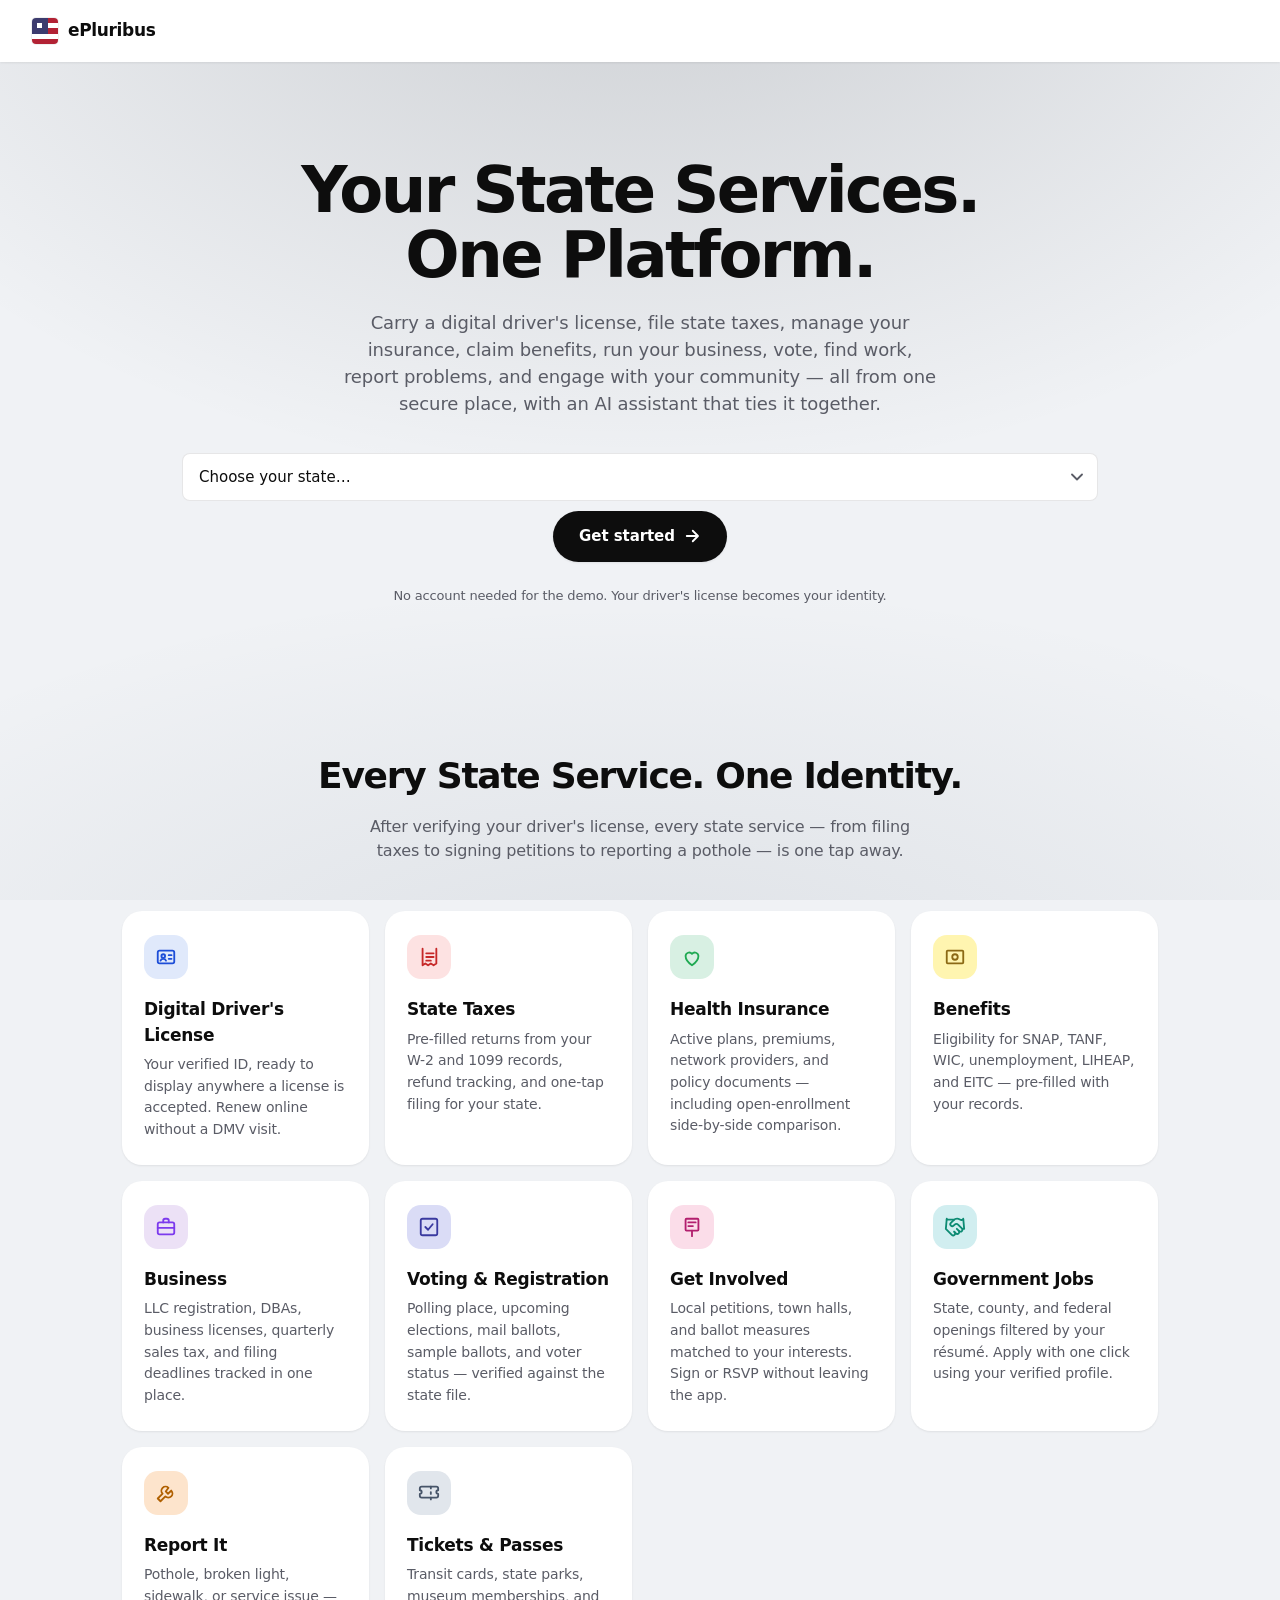
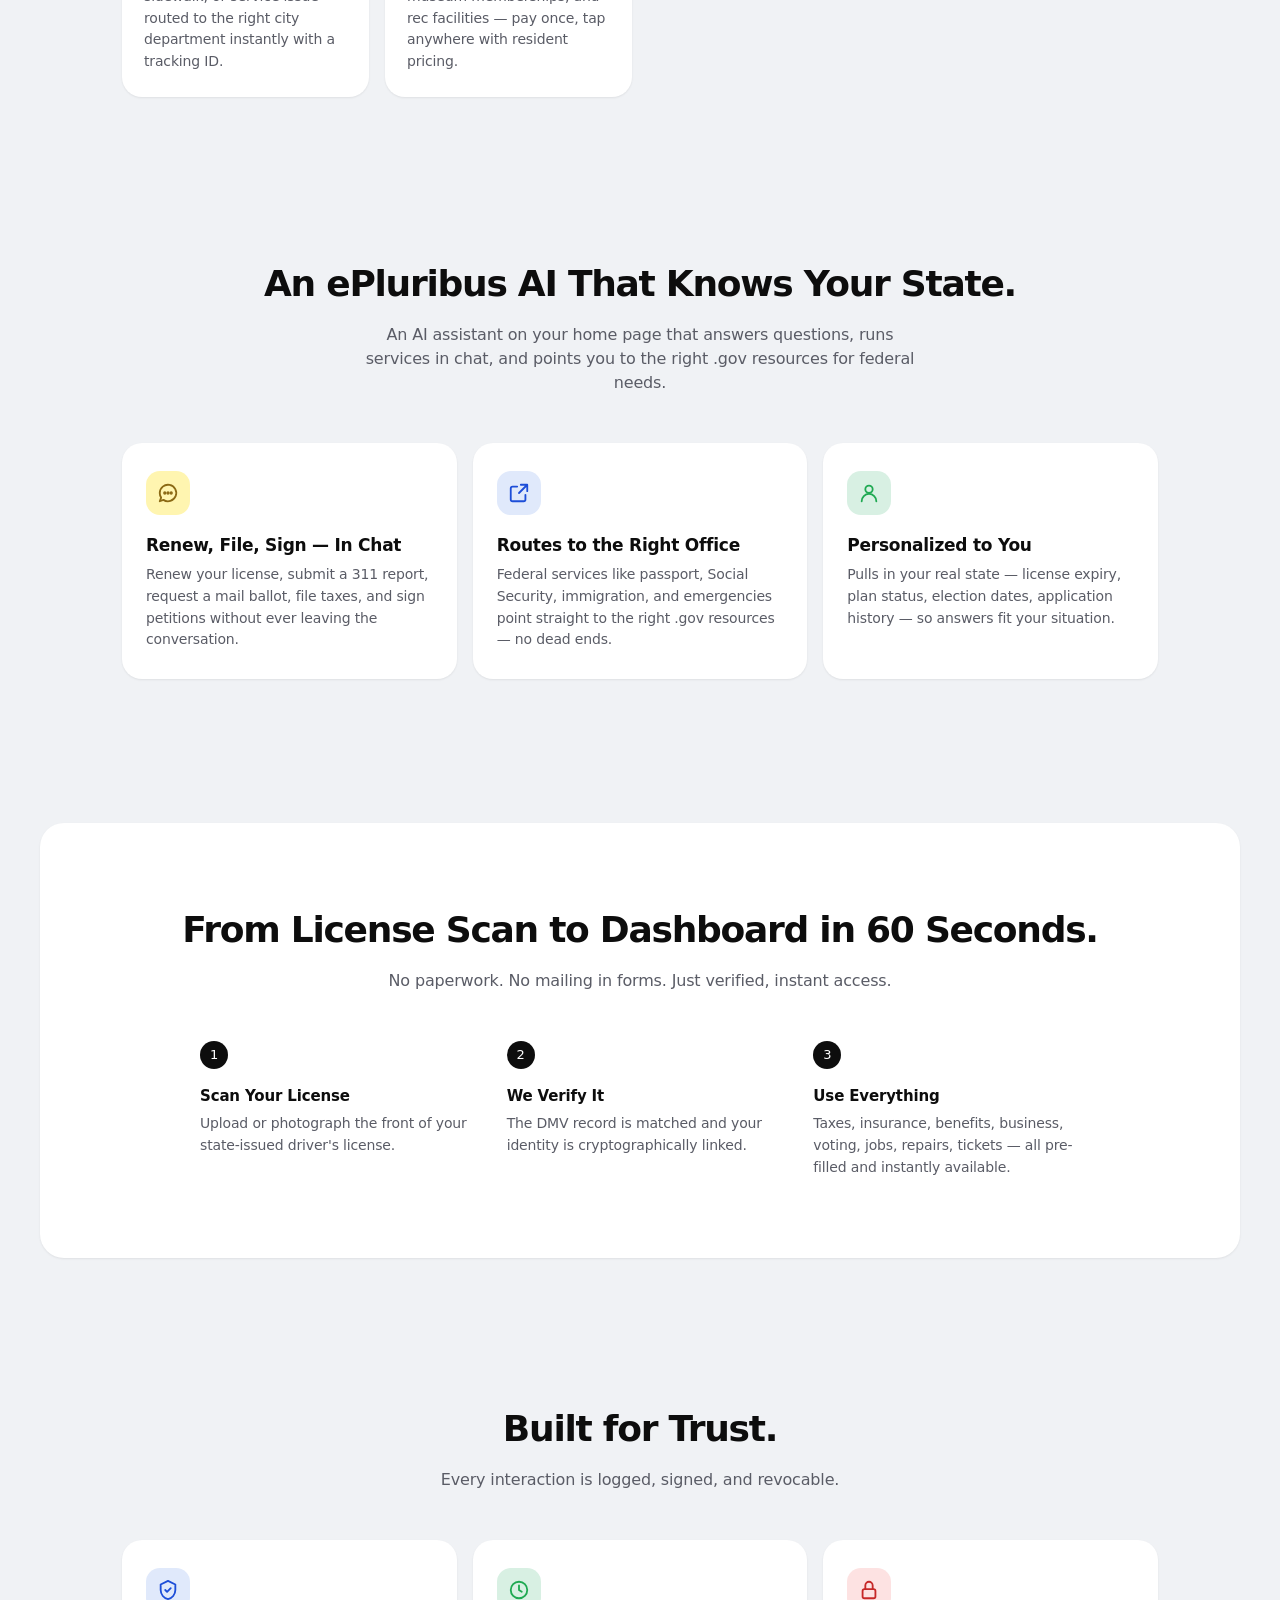
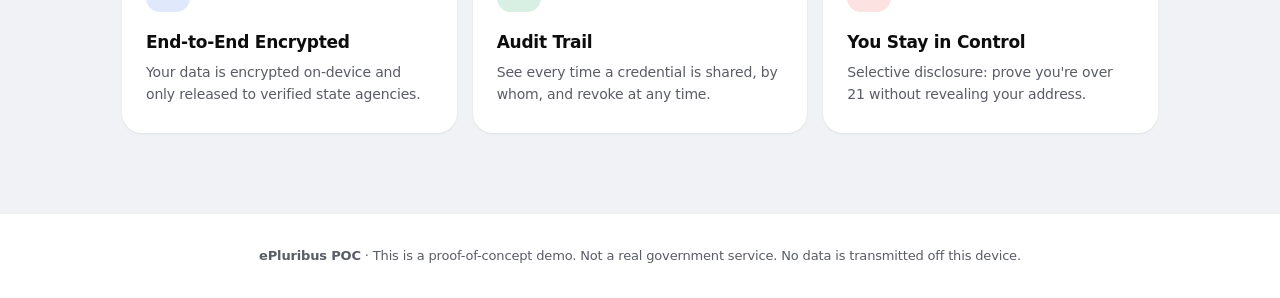
<file: engage.html>
<!DOCTYPE html>
<html lang="en">
<head>
  <meta charset="UTF-8">
  <meta name="viewport" content="width=device-width, initial-scale=1.0">
  <title>Get Involved — ePluribus</title>
  <script>try{var t=JSON.parse(sessionStorage.getItem('civic_theme')||'null');if(t){var s=document.documentElement.style;s.setProperty('--license-accent',t.accent);s.setProperty('--license-deep',t.deep);}}catch(e){}</script>
  <link rel="stylesheet" href="css/styles.css">
</head>
<body data-page="engage">
  <div class="app">
    <div id="sidebar-mount"></div>
    <main class="main-content">
      <div class="page-header">
        <div class="page-title">
          <h1>Get Involved</h1>
          <p id="engageSub">Local petitions, town halls, and ballot measures matched to your interests.</p>
        </div>
      </div>

      <div class="card mb-6">
        <div class="card-header">
          <div class="card-title">Your Interests</div>
        </div>
        <div class="row">
          <span class="badge badge-info">Housing</span>
          <span class="badge badge-info">Public transit</span>
          <span class="badge badge-info">Public schools</span>
          <span class="badge badge-info">Climate &amp; environment</span>
          <span class="badge badge-info">Local libraries</span>
          <span class="badge badge-neutral" role="button" tabindex="0" style="cursor:pointer;" onclick="alert('Interest preferences opened. (Demo)');">+ Add interest</span>
        </div>
      </div>

      <div class="row-between mb-4">
        <h2 class="text-xl">Petitions for You</h2>
        <a class="card-link" href="#">View all 14</a>
      </div>
      <div class="grid-2 mb-6">
        <div class="card petition-card" data-petition="speed" onclick="openPetition('speed');" role="button" tabindex="0">
          <div class="row-between mb-2">
            <div class="card-title">Lower the speed limit on Sepulveda Blvd</div>
            <span class="badge badge-info">Transit</span>
          </div>
          <p class="text-muted mb-4">Residents are pushing the city to drop the limit from 35 to 25 mph in commercial zones after two fatal collisions on the corridor.</p>
          <div class="progress-bar"><div class="progress-fill" style="width:84%;"></div></div>
          <div class="row-between mt-2">
            <span class="text-sm text-muted">4,210 of 5,000 signatures · Closes May 21</span>
            <div class="action-group" data-active="false" onclick="event.stopPropagation();">
              <button class="btn btn-primary action-main" type="button" onclick="event.stopPropagation();toggleSign(this);">Sign</button>
              <button class="action-bell" type="button" tabindex="-1" onclick="event.stopPropagation();toggleNotifyMenu(this);" aria-haspopup="true" aria-label="Notification settings">
                <svg class="action-bell-icon" width="14" height="14" viewBox="0 0 24 24" fill="none" stroke="currentColor" stroke-width="2" stroke-linecap="round" stroke-linejoin="round"><path d="M18 16l-1-3V9a5 5 0 0 0-10 0v4l-1 3z"/><path d="M10 20a2 2 0 0 0 4 0"/><path d="M21 7c1 1.5 1.5 3 1.5 5"/><path d="M3 7c-1 1.5-1.5 3-1.5 5"/></svg>
                <svg class="action-bell-chevron" width="10" height="10" viewBox="0 0 24 24" fill="none" stroke="currentColor" stroke-width="2.5" stroke-linecap="round" stroke-linejoin="round"><polyline points="6 9 12 15 18 9"/></svg>
              </button>
              <div class="notify-menu" hidden>
                <button class="notify-option" type="button" data-level="all" onclick="event.stopPropagation();setNotify(this);">
                  <svg width="16" height="16" viewBox="0 0 24 24" fill="none" stroke="currentColor" stroke-width="2" stroke-linecap="round" stroke-linejoin="round"><path d="M18 16l-1-3V9a5 5 0 0 0-10 0v4l-1 3z"/><path d="M10 20a2 2 0 0 0 4 0"/><path d="M21 7c1 1.5 1.5 3 1.5 5"/><path d="M3 7c-1 1.5-1.5 3-1.5 5"/></svg>
                  <div>
                    <div class="notify-option-title">All updates</div>
                    <div class="notify-option-desc">Every milestone and response</div>
                  </div>
                </button>
                <button class="notify-option" type="button" data-level="major" onclick="event.stopPropagation();setNotify(this);">
                  <svg width="16" height="16" viewBox="0 0 24 24" fill="none" stroke="currentColor" stroke-width="2" stroke-linecap="round" stroke-linejoin="round"><path d="M18 16l-1-3V9a5 5 0 0 0-10 0v4l-1 3z"/><path d="M10 20a2 2 0 0 0 4 0"/></svg>
                  <div>
                    <div class="notify-option-title">Major only</div>
                    <div class="notify-option-desc">Goal reached, decision made</div>
                  </div>
                </button>
                <button class="notify-option" type="button" data-level="none" onclick="event.stopPropagation();setNotify(this);">
                  <svg width="16" height="16" viewBox="0 0 24 24" fill="none" stroke="currentColor" stroke-width="2" stroke-linecap="round" stroke-linejoin="round"><path d="M18 16l-1-3V9a5 5 0 0 0-7-4.7"/><path d="M5 9v4l-1 3h13"/><path d="M10 20a2 2 0 0 0 4 0"/><path d="M3 3l18 18"/></svg>
                  <div>
                    <div class="notify-option-title">None</div>
                    <div class="notify-option-desc">No updates</div>
                  </div>
                </button>
              </div>
            </div>
          </div>
        </div>

        <div class="card petition-card" data-petition="solar" onclick="openPetition('solar');" role="button" tabindex="0">
          <div class="row-between mb-2">
            <div class="card-title">Require solar on new construction</div>
            <span class="badge badge-info">Climate · Housing</span>
          </div>
          <p class="text-muted mb-4">Mandate rooftop solar on all new single- and multi-family construction in the city, beginning with permits issued in 2027.</p>
          <div class="progress-bar"><div class="progress-fill" style="width:98%;"></div></div>
          <div class="row-between mt-2">
            <span class="text-sm text-muted">9,820 of 10,000 · Closes May 15</span>
            <div class="action-group" data-active="false" onclick="event.stopPropagation();">
              <button class="btn btn-primary action-main" type="button" onclick="event.stopPropagation();toggleSign(this);">Sign</button>
              <button class="action-bell" type="button" tabindex="-1" onclick="event.stopPropagation();toggleNotifyMenu(this);" aria-haspopup="true" aria-label="Notification settings">
                <svg class="action-bell-icon" width="14" height="14" viewBox="0 0 24 24" fill="none" stroke="currentColor" stroke-width="2" stroke-linecap="round" stroke-linejoin="round"><path d="M18 16l-1-3V9a5 5 0 0 0-10 0v4l-1 3z"/><path d="M10 20a2 2 0 0 0 4 0"/><path d="M21 7c1 1.5 1.5 3 1.5 5"/><path d="M3 7c-1 1.5-1.5 3-1.5 5"/></svg>
                <svg class="action-bell-chevron" width="10" height="10" viewBox="0 0 24 24" fill="none" stroke="currentColor" stroke-width="2.5" stroke-linecap="round" stroke-linejoin="round"><polyline points="6 9 12 15 18 9"/></svg>
              </button>
              <div class="notify-menu" hidden>
                <button class="notify-option" type="button" data-level="all" onclick="event.stopPropagation();setNotify(this);">
                  <svg width="16" height="16" viewBox="0 0 24 24" fill="none" stroke="currentColor" stroke-width="2" stroke-linecap="round" stroke-linejoin="round"><path d="M18 16l-1-3V9a5 5 0 0 0-10 0v4l-1 3z"/><path d="M10 20a2 2 0 0 0 4 0"/><path d="M21 7c1 1.5 1.5 3 1.5 5"/><path d="M3 7c-1 1.5-1.5 3-1.5 5"/></svg>
                  <div>
                    <div class="notify-option-title">All updates</div>
                    <div class="notify-option-desc">Every milestone and response</div>
                  </div>
                </button>
                <button class="notify-option" type="button" data-level="major" onclick="event.stopPropagation();setNotify(this);">
                  <svg width="16" height="16" viewBox="0 0 24 24" fill="none" stroke="currentColor" stroke-width="2" stroke-linecap="round" stroke-linejoin="round"><path d="M18 16l-1-3V9a5 5 0 0 0-10 0v4l-1 3z"/><path d="M10 20a2 2 0 0 0 4 0"/></svg>
                  <div>
                    <div class="notify-option-title">Major only</div>
                    <div class="notify-option-desc">Goal reached, decision made</div>
                  </div>
                </button>
                <button class="notify-option" type="button" data-level="none" onclick="event.stopPropagation();setNotify(this);">
                  <svg width="16" height="16" viewBox="0 0 24 24" fill="none" stroke="currentColor" stroke-width="2" stroke-linecap="round" stroke-linejoin="round"><path d="M18 16l-1-3V9a5 5 0 0 0-7-4.7"/><path d="M5 9v4l-1 3h13"/><path d="M10 20a2 2 0 0 0 4 0"/><path d="M3 3l18 18"/></svg>
                  <div>
                    <div class="notify-option-title">None</div>
                    <div class="notify-option-desc">No updates</div>
                  </div>
                </button>
              </div>
            </div>
          </div>
        </div>

        <div class="card petition-card" data-petition="schools" onclick="openPetition('schools');" role="button" tabindex="0">
          <div class="row-between mb-2">
            <div class="card-title">Restore after-school program funding</div>
            <span class="badge badge-info">Public schools</span>
          </div>
          <p class="text-muted mb-4">Reverse the $14M cut to after-school enrichment in the FY26 district budget, funded by reallocation of unused administrative reserves.</p>
          <div class="progress-bar"><div class="progress-fill" style="width:62%;"></div></div>
          <div class="row-between mt-2">
            <span class="text-sm text-muted">1,876 of 3,000 · Closes Jun 3</span>
            <div class="action-group" data-active="false" onclick="event.stopPropagation();">
              <button class="btn btn-primary action-main" type="button" onclick="event.stopPropagation();toggleSign(this);">Sign</button>
              <button class="action-bell" type="button" tabindex="-1" onclick="event.stopPropagation();toggleNotifyMenu(this);" aria-haspopup="true" aria-label="Notification settings">
                <svg class="action-bell-icon" width="14" height="14" viewBox="0 0 24 24" fill="none" stroke="currentColor" stroke-width="2" stroke-linecap="round" stroke-linejoin="round"><path d="M18 16l-1-3V9a5 5 0 0 0-10 0v4l-1 3z"/><path d="M10 20a2 2 0 0 0 4 0"/><path d="M21 7c1 1.5 1.5 3 1.5 5"/><path d="M3 7c-1 1.5-1.5 3-1.5 5"/></svg>
                <svg class="action-bell-chevron" width="10" height="10" viewBox="0 0 24 24" fill="none" stroke="currentColor" stroke-width="2.5" stroke-linecap="round" stroke-linejoin="round"><polyline points="6 9 12 15 18 9"/></svg>
              </button>
              <div class="notify-menu" hidden>
                <button class="notify-option" type="button" data-level="all" onclick="event.stopPropagation();setNotify(this);">
                  <svg width="16" height="16" viewBox="0 0 24 24" fill="none" stroke="currentColor" stroke-width="2" stroke-linecap="round" stroke-linejoin="round"><path d="M18 16l-1-3V9a5 5 0 0 0-10 0v4l-1 3z"/><path d="M10 20a2 2 0 0 0 4 0"/><path d="M21 7c1 1.5 1.5 3 1.5 5"/><path d="M3 7c-1 1.5-1.5 3-1.5 5"/></svg>
                  <div>
                    <div class="notify-option-title">All updates</div>
                    <div class="notify-option-desc">Every milestone and response</div>
                  </div>
                </button>
                <button class="notify-option" type="button" data-level="major" onclick="event.stopPropagation();setNotify(this);">
                  <svg width="16" height="16" viewBox="0 0 24 24" fill="none" stroke="currentColor" stroke-width="2" stroke-linecap="round" stroke-linejoin="round"><path d="M18 16l-1-3V9a5 5 0 0 0-10 0v4l-1 3z"/><path d="M10 20a2 2 0 0 0 4 0"/></svg>
                  <div>
                    <div class="notify-option-title">Major only</div>
                    <div class="notify-option-desc">Goal reached, decision made</div>
                  </div>
                </button>
                <button class="notify-option" type="button" data-level="none" onclick="event.stopPropagation();setNotify(this);">
                  <svg width="16" height="16" viewBox="0 0 24 24" fill="none" stroke="currentColor" stroke-width="2" stroke-linecap="round" stroke-linejoin="round"><path d="M18 16l-1-3V9a5 5 0 0 0-7-4.7"/><path d="M5 9v4l-1 3h13"/><path d="M10 20a2 2 0 0 0 4 0"/><path d="M3 3l18 18"/></svg>
                  <div>
                    <div class="notify-option-title">None</div>
                    <div class="notify-option-desc">No updates</div>
                  </div>
                </button>
              </div>
            </div>
          </div>
        </div>

        <div class="card petition-card" data-petition="library" onclick="openPetition('library');" role="button" tabindex="0">
          <div class="row-between mb-2">
            <div class="card-title">Save Westside Library evening hours</div>
            <span class="badge badge-info">Libraries</span>
          </div>
          <p class="text-muted mb-4">Reverse the proposed 5pm closure at District 11 branches and keep evening study hours open for students and night-shift workers.</p>
          <div class="progress-bar"><div class="progress-fill" style="width:61%;"></div></div>
          <div class="row-between mt-2">
            <span class="text-sm text-muted">612 of 1,000 · Closes May 30</span>
            <div class="action-group" data-active="false" onclick="event.stopPropagation();">
              <button class="btn btn-primary action-main" type="button" onclick="event.stopPropagation();toggleSign(this);">Sign</button>
              <button class="action-bell" type="button" tabindex="-1" onclick="event.stopPropagation();toggleNotifyMenu(this);" aria-haspopup="true" aria-label="Notification settings">
                <svg class="action-bell-icon" width="14" height="14" viewBox="0 0 24 24" fill="none" stroke="currentColor" stroke-width="2" stroke-linecap="round" stroke-linejoin="round"><path d="M18 16l-1-3V9a5 5 0 0 0-10 0v4l-1 3z"/><path d="M10 20a2 2 0 0 0 4 0"/><path d="M21 7c1 1.5 1.5 3 1.5 5"/><path d="M3 7c-1 1.5-1.5 3-1.5 5"/></svg>
                <svg class="action-bell-chevron" width="10" height="10" viewBox="0 0 24 24" fill="none" stroke="currentColor" stroke-width="2.5" stroke-linecap="round" stroke-linejoin="round"><polyline points="6 9 12 15 18 9"/></svg>
              </button>
              <div class="notify-menu" hidden>
                <button class="notify-option" type="button" data-level="all" onclick="event.stopPropagation();setNotify(this);">
                  <svg width="16" height="16" viewBox="0 0 24 24" fill="none" stroke="currentColor" stroke-width="2" stroke-linecap="round" stroke-linejoin="round"><path d="M18 16l-1-3V9a5 5 0 0 0-10 0v4l-1 3z"/><path d="M10 20a2 2 0 0 0 4 0"/><path d="M21 7c1 1.5 1.5 3 1.5 5"/><path d="M3 7c-1 1.5-1.5 3-1.5 5"/></svg>
                  <div>
                    <div class="notify-option-title">All updates</div>
                    <div class="notify-option-desc">Every milestone and response</div>
                  </div>
                </button>
                <button class="notify-option" type="button" data-level="major" onclick="event.stopPropagation();setNotify(this);">
                  <svg width="16" height="16" viewBox="0 0 24 24" fill="none" stroke="currentColor" stroke-width="2" stroke-linecap="round" stroke-linejoin="round"><path d="M18 16l-1-3V9a5 5 0 0 0-10 0v4l-1 3z"/><path d="M10 20a2 2 0 0 0 4 0"/></svg>
                  <div>
                    <div class="notify-option-title">Major only</div>
                    <div class="notify-option-desc">Goal reached, decision made</div>
                  </div>
                </button>
                <button class="notify-option" type="button" data-level="none" onclick="event.stopPropagation();setNotify(this);">
                  <svg width="16" height="16" viewBox="0 0 24 24" fill="none" stroke="currentColor" stroke-width="2" stroke-linecap="round" stroke-linejoin="round"><path d="M18 16l-1-3V9a5 5 0 0 0-7-4.7"/><path d="M5 9v4l-1 3h13"/><path d="M10 20a2 2 0 0 0 4 0"/><path d="M3 3l18 18"/></svg>
                  <div>
                    <div class="notify-option-title">None</div>
                    <div class="notify-option-desc">No updates</div>
                  </div>
                </button>
              </div>
            </div>
          </div>
        </div>
      </div>

      <div class="row-between mb-4">
        <h2 class="text-xl">Upcoming Town Halls &amp; Meetings</h2>
        <a class="card-link" href="#">Calendar view</a>
      </div>
      <div class="card mb-6">
        <ul class="list town-hall-list">
          <li class="town-hall" onclick="openTownHall(this);">
            <div class="town-hall-summary">
              <div class="list-item-icon">
                <svg width="18" height="18" viewBox="0 0 24 24" fill="none" stroke="currentColor" stroke-width="2" stroke-linecap="round" stroke-linejoin="round"><rect x="3" y="5" width="18" height="16" rx="2"/><path d="M3 10h18M8 3v4M16 3v4"/></svg>
              </div>
              <div class="list-item-content">
                <div class="list-item-title">City Council District 11 — FY26 Budget Hearing</div>
                <div class="list-item-sub">May 8 · 6:00 PM · City Hall, Room 340 · Topics: Transit, Housing</div>
              </div>
              <div class="action-group" data-active="false" onclick="event.stopPropagation();">
                <button class="btn btn-primary action-main" type="button" onclick="event.stopPropagation();toggleRsvp(this);">RSVP</button>
                <button class="action-bell" type="button" tabindex="-1" onclick="event.stopPropagation();toggleNotifyMenu(this);" aria-haspopup="true" aria-label="Notification settings">
                  <svg class="action-bell-icon" width="14" height="14" viewBox="0 0 24 24" fill="none" stroke="currentColor" stroke-width="2" stroke-linecap="round" stroke-linejoin="round"><path d="M18 16l-1-3V9a5 5 0 0 0-10 0v4l-1 3z"/><path d="M10 20a2 2 0 0 0 4 0"/><path d="M21 7c1 1.5 1.5 3 1.5 5"/><path d="M3 7c-1 1.5-1.5 3-1.5 5"/></svg>
                  <svg class="action-bell-chevron" width="10" height="10" viewBox="0 0 24 24" fill="none" stroke="currentColor" stroke-width="2.5" stroke-linecap="round" stroke-linejoin="round"><polyline points="6 9 12 15 18 9"/></svg>
                </button>
                <div class="notify-menu" hidden>
                  <button class="notify-option" type="button" data-level="all" onclick="event.stopPropagation();setNotify(this);">
                    <svg width="16" height="16" viewBox="0 0 24 24" fill="none" stroke="currentColor" stroke-width="2" stroke-linecap="round" stroke-linejoin="round"><path d="M18 16l-1-3V9a5 5 0 0 0-10 0v4l-1 3z"/><path d="M10 20a2 2 0 0 0 4 0"/><path d="M21 7c1 1.5 1.5 3 1.5 5"/><path d="M3 7c-1 1.5-1.5 3-1.5 5"/></svg>
                    <div>
                      <div class="notify-option-title">All updates</div>
                      <div class="notify-option-desc">Reminders, agenda, and outcomes</div>
                    </div>
                  </button>
                  <button class="notify-option" type="button" data-level="major" onclick="event.stopPropagation();setNotify(this);">
                    <svg width="16" height="16" viewBox="0 0 24 24" fill="none" stroke="currentColor" stroke-width="2" stroke-linecap="round" stroke-linejoin="round"><path d="M18 16l-1-3V9a5 5 0 0 0-10 0v4l-1 3z"/><path d="M10 20a2 2 0 0 0 4 0"/></svg>
                    <div>
                      <div class="notify-option-title">Reminders only</div>
                      <div class="notify-option-desc">Day-of and 1-hour-before alerts</div>
                    </div>
                  </button>
                  <button class="notify-option" type="button" data-level="none" onclick="event.stopPropagation();setNotify(this);">
                    <svg width="16" height="16" viewBox="0 0 24 24" fill="none" stroke="currentColor" stroke-width="2" stroke-linecap="round" stroke-linejoin="round"><path d="M18 16l-1-3V9a5 5 0 0 0-7-4.7"/><path d="M5 9v4l-1 3h13"/><path d="M10 20a2 2 0 0 0 4 0"/><path d="M3 3l18 18"/></svg>
                    <div>
                      <div class="notify-option-title">None</div>
                      <div class="notify-option-desc">No notifications</div>
                    </div>
                  </button>
                </div>
              </div>
            </div>
            <div class="town-hall-details" hidden>
              <div class="petition-detail-grid">
                <div class="info-field full"><label>Agenda</label><div class="value">Public Works budget proposal · Transit fare freeze (item 4) · Sidewalk repair allocation map · Public comment period (60 min)</div></div>
                <div class="info-field"><label>How to attend</label><div class="value">In person at City Hall · Live on YouTube · Phone-in 213-555-0188</div></div>
                <div class="info-field"><label>Public comment</label><div class="value">Sign up 30 min before · 2 min/speaker · First 30 speakers</div></div>
                <div class="info-field"><label>Translation</label><div class="value">Spanish (in-person + Zoom) · ASL on request</div></div>
                <div class="info-field"><label>Parking</label><div class="value">Free with validation · City Hall garage</div></div>
                <div class="info-field full"><label>Materials</label><div class="value">Budget proposal (124 pp) · Transit fare analysis · Sidewalk inventory map</div></div>
              </div>
              <div class="petition-links">
                <a href="#">View materials</a>
                <span>·</span>
                <a href="#">Add to calendar</a>
                <span>·</span>
                <a href="#">Past meetings</a>
              </div>
            </div>
          </li>
          <li class="town-hall" onclick="openTownHall(this);">
            <div class="town-hall-summary">
              <div class="list-item-icon">
                <svg width="18" height="18" viewBox="0 0 24 24" fill="none" stroke="currentColor" stroke-width="2" stroke-linecap="round" stroke-linejoin="round"><rect x="3" y="5" width="18" height="16" rx="2"/><path d="M3 10h18M8 3v4M16 3v4"/></svg>
              </div>
              <div class="list-item-content">
                <div class="list-item-title">Mayor's Listening Session — Climate Action Plan</div>
                <div class="list-item-sub">May 12 · 7:00 PM · Mar Vista Recreation Center · Topics: Climate</div>
              </div>
              <div class="action-group" data-active="false" onclick="event.stopPropagation();">
                <button class="btn btn-primary action-main" type="button" onclick="event.stopPropagation();toggleRsvp(this);">RSVP</button>
                <button class="action-bell" type="button" tabindex="-1" onclick="event.stopPropagation();toggleNotifyMenu(this);" aria-haspopup="true" aria-label="Notification settings">
                  <svg class="action-bell-icon" width="14" height="14" viewBox="0 0 24 24" fill="none" stroke="currentColor" stroke-width="2" stroke-linecap="round" stroke-linejoin="round"><path d="M18 16l-1-3V9a5 5 0 0 0-10 0v4l-1 3z"/><path d="M10 20a2 2 0 0 0 4 0"/><path d="M21 7c1 1.5 1.5 3 1.5 5"/><path d="M3 7c-1 1.5-1.5 3-1.5 5"/></svg>
                  <svg class="action-bell-chevron" width="10" height="10" viewBox="0 0 24 24" fill="none" stroke="currentColor" stroke-width="2.5" stroke-linecap="round" stroke-linejoin="round"><polyline points="6 9 12 15 18 9"/></svg>
                </button>
                <div class="notify-menu" hidden>
                  <button class="notify-option" type="button" data-level="all" onclick="event.stopPropagation();setNotify(this);">
                    <svg width="16" height="16" viewBox="0 0 24 24" fill="none" stroke="currentColor" stroke-width="2" stroke-linecap="round" stroke-linejoin="round"><path d="M18 16l-1-3V9a5 5 0 0 0-10 0v4l-1 3z"/><path d="M10 20a2 2 0 0 0 4 0"/><path d="M21 7c1 1.5 1.5 3 1.5 5"/><path d="M3 7c-1 1.5-1.5 3-1.5 5"/></svg>
                    <div>
                      <div class="notify-option-title">All updates</div>
                      <div class="notify-option-desc">Reminders, agenda, and outcomes</div>
                    </div>
                  </button>
                  <button class="notify-option" type="button" data-level="major" onclick="event.stopPropagation();setNotify(this);">
                    <svg width="16" height="16" viewBox="0 0 24 24" fill="none" stroke="currentColor" stroke-width="2" stroke-linecap="round" stroke-linejoin="round"><path d="M18 16l-1-3V9a5 5 0 0 0-10 0v4l-1 3z"/><path d="M10 20a2 2 0 0 0 4 0"/></svg>
                    <div>
                      <div class="notify-option-title">Reminders only</div>
                      <div class="notify-option-desc">Day-of and 1-hour-before alerts</div>
                    </div>
                  </button>
                  <button class="notify-option" type="button" data-level="none" onclick="event.stopPropagation();setNotify(this);">
                    <svg width="16" height="16" viewBox="0 0 24 24" fill="none" stroke="currentColor" stroke-width="2" stroke-linecap="round" stroke-linejoin="round"><path d="M18 16l-1-3V9a5 5 0 0 0-7-4.7"/><path d="M5 9v4l-1 3h13"/><path d="M10 20a2 2 0 0 0 4 0"/><path d="M3 3l18 18"/></svg>
                    <div>
                      <div class="notify-option-title">None</div>
                      <div class="notify-option-desc">No notifications</div>
                    </div>
                  </button>
                </div>
              </div>
            </div>
            <div class="town-hall-details" hidden>
              <div class="petition-detail-grid">
                <div class="info-field full"><label>Agenda</label><div class="value">2027 Climate Action Plan draft · Building electrification update · EV charger rollout · Solar mandate proposal · Open mic</div></div>
                <div class="info-field"><label>How to attend</label><div class="value">In person at Mar Vista Rec Center · Live on Mayor's YouTube</div></div>
                <div class="info-field"><label>Public comment</label><div class="value">Open mic format · 1 min/speaker · No sign-up required</div></div>
                <div class="info-field"><label>Translation</label><div class="value">Spanish · Korean · Mandarin (live)</div></div>
                <div class="info-field"><label>Parking</label><div class="value">Free street + Rec Center lot</div></div>
                <div class="info-field full"><label>Materials</label><div class="value">Draft Climate Plan (45 pp) · Modeling assumptions · Peer-city comparison</div></div>
              </div>
              <div class="petition-links">
                <a href="#">Read draft plan</a>
                <span>·</span>
                <a href="#">Submit written comment</a>
                <span>·</span>
                <a href="#">Add to calendar</a>
              </div>
            </div>
          </li>
          <li class="town-hall" onclick="openTownHall(this);">
            <div class="town-hall-summary">
              <div class="list-item-icon">
                <svg width="18" height="18" viewBox="0 0 24 24" fill="none" stroke="currentColor" stroke-width="2" stroke-linecap="round" stroke-linejoin="round"><rect x="3" y="5" width="18" height="16" rx="2"/><path d="M3 10h18M8 3v4M16 3v4"/></svg>
              </div>
              <div class="list-item-content">
                <div class="list-item-title">School Board — After-School Funding Vote</div>
                <div class="list-item-sub">May 19 · 1:00 PM · Beaudry Building · Topics: Public schools</div>
              </div>
              <div class="action-group" data-active="false" onclick="event.stopPropagation();">
                <button class="btn btn-primary action-main" type="button" onclick="event.stopPropagation();toggleRsvp(this);">RSVP</button>
                <button class="action-bell" type="button" tabindex="-1" onclick="event.stopPropagation();toggleNotifyMenu(this);" aria-haspopup="true" aria-label="Notification settings">
                  <svg class="action-bell-icon" width="14" height="14" viewBox="0 0 24 24" fill="none" stroke="currentColor" stroke-width="2" stroke-linecap="round" stroke-linejoin="round"><path d="M18 16l-1-3V9a5 5 0 0 0-10 0v4l-1 3z"/><path d="M10 20a2 2 0 0 0 4 0"/><path d="M21 7c1 1.5 1.5 3 1.5 5"/><path d="M3 7c-1 1.5-1.5 3-1.5 5"/></svg>
                  <svg class="action-bell-chevron" width="10" height="10" viewBox="0 0 24 24" fill="none" stroke="currentColor" stroke-width="2.5" stroke-linecap="round" stroke-linejoin="round"><polyline points="6 9 12 15 18 9"/></svg>
                </button>
                <div class="notify-menu" hidden>
                  <button class="notify-option" type="button" data-level="all" onclick="event.stopPropagation();setNotify(this);">
                    <svg width="16" height="16" viewBox="0 0 24 24" fill="none" stroke="currentColor" stroke-width="2" stroke-linecap="round" stroke-linejoin="round"><path d="M18 16l-1-3V9a5 5 0 0 0-10 0v4l-1 3z"/><path d="M10 20a2 2 0 0 0 4 0"/><path d="M21 7c1 1.5 1.5 3 1.5 5"/><path d="M3 7c-1 1.5-1.5 3-1.5 5"/></svg>
                    <div>
                      <div class="notify-option-title">All updates</div>
                      <div class="notify-option-desc">Reminders, agenda, and outcomes</div>
                    </div>
                  </button>
                  <button class="notify-option" type="button" data-level="major" onclick="event.stopPropagation();setNotify(this);">
                    <svg width="16" height="16" viewBox="0 0 24 24" fill="none" stroke="currentColor" stroke-width="2" stroke-linecap="round" stroke-linejoin="round"><path d="M18 16l-1-3V9a5 5 0 0 0-10 0v4l-1 3z"/><path d="M10 20a2 2 0 0 0 4 0"/></svg>
                    <div>
                      <div class="notify-option-title">Reminders only</div>
                      <div class="notify-option-desc">Day-of and 1-hour-before alerts</div>
                    </div>
                  </button>
                  <button class="notify-option" type="button" data-level="none" onclick="event.stopPropagation();setNotify(this);">
                    <svg width="16" height="16" viewBox="0 0 24 24" fill="none" stroke="currentColor" stroke-width="2" stroke-linecap="round" stroke-linejoin="round"><path d="M18 16l-1-3V9a5 5 0 0 0-7-4.7"/><path d="M5 9v4l-1 3h13"/><path d="M10 20a2 2 0 0 0 4 0"/><path d="M3 3l18 18"/></svg>
                    <div>
                      <div class="notify-option-title">None</div>
                      <div class="notify-option-desc">No notifications</div>
                    </div>
                  </button>
                </div>
              </div>
            </div>
            <div class="town-hall-details" hidden>
              <div class="petition-detail-grid">
                <div class="info-field full"><label>Agenda</label><div class="value">After-school program FY26 funding (vote scheduled) · Elementary literacy expansion · Charter school renewals · Public comment</div></div>
                <div class="info-field"><label>How to attend</label><div class="value">In person at Beaudry Building · Live on LAUSD YouTube</div></div>
                <div class="info-field"><label>Public comment</label><div class="value">Sign up by May 16, 5pm · 3 min/speaker</div></div>
                <div class="info-field"><label>Translation</label><div class="value">Spanish · Vietnamese</div></div>
                <div class="info-field"><label>Childcare</label><div class="value">Free on-site (ages 3–12)</div></div>
                <div class="info-field full"><label>Materials</label><div class="value">Budget impact analysis · Parent survey results · Program effectiveness study</div></div>
              </div>
              <div class="petition-links">
                <a href="#">Read budget analysis</a>
                <span>·</span>
                <a href="#">Sign up to speak</a>
                <span>·</span>
                <a href="#">Past board meetings</a>
              </div>
            </div>
          </li>
          <li class="town-hall" onclick="openTownHall(this);">
            <div class="town-hall-summary">
              <div class="list-item-icon">
                <svg width="18" height="18" viewBox="0 0 24 24" fill="none" stroke="currentColor" stroke-width="2" stroke-linecap="round" stroke-linejoin="round"><rect x="3" y="5" width="18" height="16" rx="2"/><path d="M3 10h18M8 3v4M16 3v4"/></svg>
              </div>
              <div class="list-item-content">
                <div class="list-item-title">Westside Neighborhood Council Meeting</div>
                <div class="list-item-sub">May 23 · 7:00 PM · Mar Vista Community Room · Topics: Housing, Libraries</div>
              </div>
              <div class="action-group" data-active="false" onclick="event.stopPropagation();">
                <button class="btn btn-primary action-main" type="button" onclick="event.stopPropagation();toggleRsvp(this);">RSVP</button>
                <button class="action-bell" type="button" tabindex="-1" onclick="event.stopPropagation();toggleNotifyMenu(this);" aria-haspopup="true" aria-label="Notification settings">
                  <svg class="action-bell-icon" width="14" height="14" viewBox="0 0 24 24" fill="none" stroke="currentColor" stroke-width="2" stroke-linecap="round" stroke-linejoin="round"><path d="M18 16l-1-3V9a5 5 0 0 0-10 0v4l-1 3z"/><path d="M10 20a2 2 0 0 0 4 0"/><path d="M21 7c1 1.5 1.5 3 1.5 5"/><path d="M3 7c-1 1.5-1.5 3-1.5 5"/></svg>
                  <svg class="action-bell-chevron" width="10" height="10" viewBox="0 0 24 24" fill="none" stroke="currentColor" stroke-width="2.5" stroke-linecap="round" stroke-linejoin="round"><polyline points="6 9 12 15 18 9"/></svg>
                </button>
                <div class="notify-menu" hidden>
                  <button class="notify-option" type="button" data-level="all" onclick="event.stopPropagation();setNotify(this);">
                    <svg width="16" height="16" viewBox="0 0 24 24" fill="none" stroke="currentColor" stroke-width="2" stroke-linecap="round" stroke-linejoin="round"><path d="M18 16l-1-3V9a5 5 0 0 0-10 0v4l-1 3z"/><path d="M10 20a2 2 0 0 0 4 0"/><path d="M21 7c1 1.5 1.5 3 1.5 5"/><path d="M3 7c-1 1.5-1.5 3-1.5 5"/></svg>
                    <div>
                      <div class="notify-option-title">All updates</div>
                      <div class="notify-option-desc">Reminders, agenda, and outcomes</div>
                    </div>
                  </button>
                  <button class="notify-option" type="button" data-level="major" onclick="event.stopPropagation();setNotify(this);">
                    <svg width="16" height="16" viewBox="0 0 24 24" fill="none" stroke="currentColor" stroke-width="2" stroke-linecap="round" stroke-linejoin="round"><path d="M18 16l-1-3V9a5 5 0 0 0-10 0v4l-1 3z"/><path d="M10 20a2 2 0 0 0 4 0"/></svg>
                    <div>
                      <div class="notify-option-title">Reminders only</div>
                      <div class="notify-option-desc">Day-of and 1-hour-before alerts</div>
                    </div>
                  </button>
                  <button class="notify-option" type="button" data-level="none" onclick="event.stopPropagation();setNotify(this);">
                    <svg width="16" height="16" viewBox="0 0 24 24" fill="none" stroke="currentColor" stroke-width="2" stroke-linecap="round" stroke-linejoin="round"><path d="M18 16l-1-3V9a5 5 0 0 0-7-4.7"/><path d="M5 9v4l-1 3h13"/><path d="M10 20a2 2 0 0 0 4 0"/><path d="M3 3l18 18"/></svg>
                    <div>
                      <div class="notify-option-title">None</div>
                      <div class="notify-option-desc">No notifications</div>
                    </div>
                  </button>
                </div>
              </div>
            </div>
            <div class="town-hall-details" hidden>
              <div class="petition-detail-grid">
                <div class="info-field full"><label>Agenda</label><div class="value">District housing development review · Library hours item · Neighborhood safety briefing · Upcoming community events</div></div>
                <div class="info-field"><label>How to attend</label><div class="value">In person at Mar Vista Community Room · Hybrid via Zoom</div></div>
                <div class="info-field"><label>Public comment</label><div class="value">Sign up at door · 2 min/speaker</div></div>
                <div class="info-field"><label>Translation</label><div class="value">Spanish on request</div></div>
                <div class="info-field"><label>Light dinner</label><div class="value">Provided 6:30–7:00 PM</div></div>
                <div class="info-field full"><label>Materials</label><div class="value">Development applications (3) · Library hours impact statement · Safety report</div></div>
              </div>
              <div class="petition-links">
                <a href="#">View materials</a>
                <span>·</span>
                <a href="#">Add to calendar</a>
                <span>·</span>
                <a href="#">Council member contacts</a>
              </div>
            </div>
          </li>
        </ul>
      </div>

      <div class="row-between mb-4">
        <h2 class="text-xl">Your Past Actions</h2>
        <a class="card-link" href="#">Export</a>
      </div>
      <div class="card">
        <table class="table">
          <thead><tr><th>Date</th><th>Action</th><th>Topic</th><th>Status</th></tr></thead>
          <tbody>
            <tr><td>Apr 22</td><td>Signed: Speed limit on Sepulveda Blvd</td><td>Transit</td><td><span class="badge badge-success">Counted</span></td></tr>
            <tr><td>Apr 9</td><td>Attended: District 11 town hall</td><td>Housing</td><td><span class="badge badge-success">Confirmed</span></td></tr>
            <tr><td>Mar 30</td><td>Signed: Climate Bond Measure CB-2</td><td>Climate</td><td><span class="badge badge-success">Counted</span></td></tr>
            <tr><td>Mar 18</td><td>Voted: Special election Prop 14</td><td>Public schools</td><td><span class="badge badge-success">Confirmed</span></td></tr>
            <tr><td>Feb 2</td><td>Signed: Public transit fare freeze</td><td>Transit</td><td><span class="badge badge-success">Counted</span></td></tr>
          </tbody>
        </table>
      </div>
    </main>
  </div>

  <!-- Petition modal -->
  <div class="modal-backdrop" id="petitionModal" hidden onclick="if(event.target===this)closePetition()">
    <div class="modal-pane" role="dialog" aria-modal="true" aria-labelledby="modalTitle">
      <button class="modal-close" type="button" onclick="closePetition()" aria-label="Close">
        <svg width="16" height="16" viewBox="0 0 24 24" fill="none" stroke="currentColor" stroke-width="2.4" stroke-linecap="round" stroke-linejoin="round"><path d="M18 6L6 18M6 6l12 12"/></svg>
      </button>
      <div class="modal-header">
        <span class="badge badge-info" id="modalTag">Transit</span>
        <h2 id="modalTitle" class="mt-2" style="font-size:24px;font-weight:600;letter-spacing:-0.02em;line-height:1.2;">—</h2>
        <p id="modalDesc" class="text-muted mt-2" style="font-size:15px;line-height:1.5;">—</p>
      </div>
      <div class="modal-body">
        <div class="progress-bar" style="height:6px;"><div class="progress-fill" id="modalProgress" style="width:0%;"></div></div>
        <div class="row-between mt-2 mb-6">
          <span class="text-sm text-muted" id="modalSig">—</span>
          <div class="action-group" data-active="false" id="modalActionGroup">
            <button class="btn btn-primary action-main" type="button" onclick="toggleSign(this);">Sign petition</button>
            <button class="action-bell" type="button" tabindex="-1" onclick="toggleNotifyMenu(this);" aria-haspopup="true" aria-label="Notification settings">
              <svg class="action-bell-icon" width="14" height="14" viewBox="0 0 24 24" fill="none" stroke="currentColor" stroke-width="2" stroke-linecap="round" stroke-linejoin="round"><path d="M18 16l-1-3V9a5 5 0 0 0-10 0v4l-1 3z"/><path d="M10 20a2 2 0 0 0 4 0"/><path d="M21 7c1 1.5 1.5 3 1.5 5"/><path d="M3 7c-1 1.5-1.5 3-1.5 5"/></svg>
              <svg class="action-bell-chevron" width="10" height="10" viewBox="0 0 24 24" fill="none" stroke="currentColor" stroke-width="2.5" stroke-linecap="round" stroke-linejoin="round"><polyline points="6 9 12 15 18 9"/></svg>
            </button>
            <div class="notify-menu" hidden>
              <button class="notify-option" type="button" data-level="all" onclick="setNotify(this);">
                <svg width="16" height="16" viewBox="0 0 24 24" fill="none" stroke="currentColor" stroke-width="2" stroke-linecap="round" stroke-linejoin="round"><path d="M18 16l-1-3V9a5 5 0 0 0-10 0v4l-1 3z"/><path d="M10 20a2 2 0 0 0 4 0"/><path d="M21 7c1 1.5 1.5 3 1.5 5"/><path d="M3 7c-1 1.5-1.5 3-1.5 5"/></svg>
                <div>
                  <div class="notify-option-title">All updates</div>
                  <div class="notify-option-desc">Every milestone and response</div>
                </div>
              </button>
              <button class="notify-option" type="button" data-level="major" onclick="setNotify(this);">
                <svg width="16" height="16" viewBox="0 0 24 24" fill="none" stroke="currentColor" stroke-width="2" stroke-linecap="round" stroke-linejoin="round"><path d="M18 16l-1-3V9a5 5 0 0 0-10 0v4l-1 3z"/><path d="M10 20a2 2 0 0 0 4 0"/></svg>
                <div>
                  <div class="notify-option-title">Major only</div>
                  <div class="notify-option-desc">Goal reached, decision made</div>
                </div>
              </button>
              <button class="notify-option" type="button" data-level="none" onclick="setNotify(this);">
                <svg width="16" height="16" viewBox="0 0 24 24" fill="none" stroke="currentColor" stroke-width="2" stroke-linecap="round" stroke-linejoin="round"><path d="M18 16l-1-3V9a5 5 0 0 0-7-4.7"/><path d="M5 9v4l-1 3h13"/><path d="M10 20a2 2 0 0 0 4 0"/><path d="M3 3l18 18"/></svg>
                <div>
                  <div class="notify-option-title">None</div>
                  <div class="notify-option-desc">No updates</div>
                </div>
              </button>
            </div>
          </div>
        </div>

        <h3 class="text-lg mb-2" style="font-weight:600;">Background</h3>
        <p class="text-muted mb-6" id="modalWhy" style="font-size:14px;line-height:1.55;">—</p>

        <h3 class="text-lg mb-2" style="font-weight:600;">Details</h3>
        <div class="petition-detail-grid mb-6" id="modalDetails"></div>

        <h3 class="text-lg mb-2" style="font-weight:600;">Discussion</h3>
        <p class="text-muted" id="modalDiscussion" style="font-size:14px;line-height:1.55;">—</p>

        <div class="petition-links mt-4" id="modalLinks"></div>
      </div>
    </div>
  </div>

  <!-- Town hall details modal — populated from the clicked <li>'s contents -->
  <div class="modal-backdrop" id="townHallModal" hidden onclick="if(event.target===this)closeTownHall()">
    <div class="modal-pane" role="dialog" aria-modal="true" aria-labelledby="townHallTitle">
      <button class="modal-close" type="button" onclick="closeTownHall()" aria-label="Close">
        <svg width="16" height="16" viewBox="0 0 24 24" fill="none" stroke="currentColor" stroke-width="2.4" stroke-linecap="round" stroke-linejoin="round"><path d="M18 6L6 18M6 6l12 12"/></svg>
      </button>
      <div class="modal-header">
        <span class="badge badge-info">Town hall</span>
        <h2 id="townHallTitle" class="mt-2" style="font-size:24px;font-weight:600;letter-spacing:-0.02em;line-height:1.2;">—</h2>
        <p id="townHallSub" class="text-muted mt-2" style="font-size:15px;line-height:1.5;">—</p>
      </div>
      <div class="modal-body" id="townHallBody">—</div>
    </div>
  </div>

  <script src="js/app.js"></script>
  <script>
    const u = getCitizen();
    if (u) {
      document.getElementById('engageSub').textContent =
        `Local petitions, town halls, and ballot measures in ${u.city}, ${u.stateName} matched to your interests.`;
    }

    // === YouTube-style split Sign/RSVP buttons with notification dropdown ===
    // Each .action-group has data-active="true|false" and data-level="all|major|none".
    // Inactive: just the main button. Active: main button + bell+chevron split section.
    // Clicking the bell opens a 3-option menu (All / Major or Reminders only / None).

    const BELL_SVGS = {
      all: '<path d="M18 16l-1-3V9a5 5 0 0 0-10 0v4l-1 3z"/><path d="M10 20a2 2 0 0 0 4 0"/><path d="M21 7c1 1.5 1.5 3 1.5 5"/><path d="M3 7c-1 1.5-1.5 3-1.5 5"/>',
      major: '<path d="M18 16l-1-3V9a5 5 0 0 0-10 0v4l-1 3z"/><path d="M10 20a2 2 0 0 0 4 0"/>',
      none: '<path d="M18 16l-1-3V9a5 5 0 0 0-7-4.7"/><path d="M5 9v4l-1 3h13"/><path d="M10 20a2 2 0 0 0 4 0"/><path d="M3 3l18 18"/>',
    };

    function activateActionGroup(group, mainBtn, activeLabel) {
      group.dataset.active = 'true';
      group.dataset.level = 'all';
      mainBtn.textContent = activeLabel;
      mainBtn.classList.remove('btn-primary');
      mainBtn.classList.add('btn-secondary');
      mainBtn.title = 'Click to undo';
      const bell = group.querySelector('.action-bell');
      if (bell) bell.removeAttribute('tabindex');
      updateBellIcon(group, 'all');
      markSelectedOption(group, 'all');
    }

    function deactivateActionGroup(group, mainBtn, inactiveLabel) {
      group.dataset.active = 'false';
      delete group.dataset.level;
      mainBtn.textContent = inactiveLabel;
      mainBtn.classList.remove('btn-secondary');
      mainBtn.classList.add('btn-primary');
      mainBtn.title = '';
      const bell = group.querySelector('.action-bell');
      if (bell) bell.setAttribute('tabindex', '-1');
      const menu = group.querySelector('.notify-menu');
      if (menu) menu.hidden = true;
    }

    function toggleSign(mainBtn) {
      const group = mainBtn.closest('.action-group');
      const isModal = group.id === 'modalActionGroup';
      const inactiveLabel = isModal ? 'Sign petition' : 'Sign';
      const id = isModal
        ? currentPetition
        : (group.closest('.petition-card') && group.closest('.petition-card').dataset.petition);
      if (group.dataset.active === 'true') {
        deactivateActionGroup(group, mainBtn, inactiveLabel);
        if (id && PETITIONS[id]) {
          PETITIONS[id].current = Math.max(0, PETITIONS[id].current - 1);
        }
      } else {
        activateActionGroup(group, mainBtn, 'Signed');
        if (id && PETITIONS[id]) {
          PETITIONS[id].current += 1;
        }
      }
      if (id) updatePetitionDisplay(id);
      mirrorActionGroup(group, 'sign');
    }

    function toggleRsvp(mainBtn) {
      const group = mainBtn.closest('.action-group');
      if (group.dataset.active === 'true') {
        group.dataset.active = 'false';
        delete group.dataset.level;
        mainBtn.textContent = 'RSVP';
        mainBtn.classList.remove('btn-secondary');
        mainBtn.classList.add('btn-primary');
        mainBtn.title = '';
        const bell = group.querySelector('.action-bell');
        if (bell) bell.setAttribute('tabindex', '-1');
        const menu = group.querySelector('.notify-menu');
        if (menu) menu.hidden = true;
      } else {
        group.dataset.active = 'true';
        group.dataset.level = 'all';
        mainBtn.textContent = "You're in";
        mainBtn.classList.remove('btn-primary');
        mainBtn.classList.add('btn-secondary');
        mainBtn.title = 'Click to undo';
        const bell = group.querySelector('.action-bell');
        if (bell) bell.removeAttribute('tabindex');
        updateBellIcon(group, 'all');
        markSelectedOption(group, 'all');
      }
    }

    function toggleNotifyMenu(bellBtn) {
      const group = bellBtn.closest('.action-group');
      const menu = group.querySelector('.notify-menu');
      const wasOpen = !menu.hidden;
      // Close any other open menus before showing this one
      document.querySelectorAll('.notify-menu').forEach(m => { m.hidden = true; });
      if (!wasOpen) menu.hidden = false;
    }

    function setNotify(optionBtn) {
      const level = optionBtn.dataset.level;
      const group = optionBtn.closest('.action-group');
      group.dataset.level = level;
      updateBellIcon(group, level);
      markSelectedOption(group, level);
      const menu = group.querySelector('.notify-menu');
      if (menu) menu.hidden = true;
      mirrorActionGroup(group, 'notify');
    }

    function updateBellIcon(group, level) {
      const icon = group.querySelector('.action-bell-icon');
      if (!icon) return;
      icon.innerHTML = BELL_SVGS[level] || BELL_SVGS.all;
    }

    function markSelectedOption(group, level) {
      group.querySelectorAll('.notify-option').forEach(opt => {
        opt.classList.toggle('selected', opt.dataset.level === level);
      });
    }

    // Card <-> modal action group sync. When user toggles in either, mirror to the other.
    function mirrorActionGroup(sourceGroup, kind) {
      if (kind !== 'sign' && kind !== 'notify') return;
      const isModal = sourceGroup.id === 'modalActionGroup';
      let targetGroup;
      if (isModal) {
        if (!currentPetition) return;
        const card = document.querySelector(`.petition-card[data-petition="${currentPetition}"]`);
        targetGroup = card && card.querySelector('.action-group');
      } else {
        const card = sourceGroup.closest('.petition-card');
        if (!card) return;
        if (currentPetition !== card.dataset.petition) return;
        targetGroup = document.getElementById('modalActionGroup');
      }
      if (!targetGroup || targetGroup === sourceGroup) return;
      const sourceActive = sourceGroup.dataset.active === 'true';
      const targetMain = targetGroup.querySelector('.action-main');
      const targetBell = targetGroup.querySelector('.action-bell');
      const targetMenu = targetGroup.querySelector('.notify-menu');
      const inactiveLabel = targetGroup.id === 'modalActionGroup' ? 'Sign petition' : 'Sign';
      if (sourceActive) {
        targetGroup.dataset.active = 'true';
        targetGroup.dataset.level = sourceGroup.dataset.level || 'all';
        targetMain.textContent = 'Signed';
        targetMain.classList.remove('btn-primary');
        targetMain.classList.add('btn-secondary');
        targetMain.title = 'Click to undo';
        if (targetBell) targetBell.removeAttribute('tabindex');
        updateBellIcon(targetGroup, targetGroup.dataset.level);
        markSelectedOption(targetGroup, targetGroup.dataset.level);
      } else {
        targetGroup.dataset.active = 'false';
        delete targetGroup.dataset.level;
        targetMain.textContent = inactiveLabel;
        targetMain.classList.remove('btn-secondary');
        targetMain.classList.add('btn-primary');
        targetMain.title = '';
        if (targetBell) targetBell.setAttribute('tabindex', '-1');
        if (targetMenu) targetMenu.hidden = true;
      }
    }

    // Click outside any open menu to close it.
    document.addEventListener('click', (e) => {
      document.querySelectorAll('.notify-menu:not([hidden])').forEach(menu => {
        const group = menu.closest('.action-group');
        if (group && !group.contains(e.target)) menu.hidden = true;
      });
    });

    // Petition data — opens in modal when card is clicked.
    // current/goal/closes drive both the modal and the per-card sig text.
    const PETITIONS = {
      speed: {
        title: 'Lower the speed limit on Sepulveda Blvd',
        tag: 'Transit',
        description: 'Residents are pushing the city to drop the limit from 35 to 25 mph in commercial zones after two fatal collisions on the corridor.',
        current: 4210, goal: 5000, closes: 'May 21',
        why: "Two pedestrian fatalities on this corridor in the past 18 months. Speed survey shows the 85th percentile is 42 mph in school zones — well over the posted limit. The corridor sees 18,000 daily trips and serves 4 elementary schools within 3 blocks.",
        organizer: 'Maria Chen · Walk LA Coalition',
        afterClose: 'Submitted to LA City Council District 11; vote expected Jun 18, 2026',
        endorsed: 'Council Member Park (D11) · LA Vision Zero · MTA Safety Board · LA Bike Coalition',
        pace: '+340 this week, +1,200 last month',
        discussion: '87 comments — mostly supportive; common concern is enforcement. Recent: "We have been asking for this since 2018. Glad to see momentum." — A. Rodriguez',
        links: [['Read full proposal (4 pp)', '#'], ['87 comments', '#'], ['LA Times coverage', '#'], ['Speed survey data', '#']],
      },
      solar: {
        title: 'Require solar on new construction',
        tag: 'Climate · Housing',
        description: 'Mandate rooftop solar on all new single- and multi-family construction in the city, beginning with permits issued in 2027.',
        current: 9820, goal: 10000, closes: 'May 15',
        why: 'California targets 100% renewable by 2045. A new-construction solar mandate would lock in ~800,000 tons of CO2 reductions per year by 2035 and cut long-term energy costs for residents. Modeled construction-cost increase: 1.8–3.2% per unit, recouped in 6–9 years.',
        organizer: 'Solar California PAC + Sierra Club LA',
        afterClose: 'Becomes a citywide ballot measure for the Nov 2026 election',
        endorsed: 'Mayor Karen Bass · Sierra Club · Climate Resolve · LA League of Conservation Voters',
        pace: '+2,100 this week (within 2% of threshold)',
        discussion: '412 comments — active debate on construction-cost impact. Recent: "Existing California Title 24 already requires solar — this just closes loopholes." — J. Tanaka',
        links: [['Read full proposal (12 pp)', '#'], ['412 comments', '#'], ['Cost-impact study', '#'], ['Endorsement list', '#']],
      },
      schools: {
        title: 'Restore after-school program funding',
        tag: 'Public schools',
        description: 'Reverse the $14M cut to after-school enrichment in the FY26 district budget, funded by reallocation of unused administrative reserves.',
        current: 1876, goal: 3000, closes: 'Jun 3',
        why: "The $14M FY26 cut eliminates after-school enrichment for 8,400 LAUSD students across 32 schools — programs that include tutoring, sports, and arts. Many serve low-income neighborhoods with no alternative care between 3pm and 6pm. The proposed reallocation comes from a $52M unspent admin reserve.",
        organizer: 'LAUSD Parent-Teacher Coalition',
        afterClose: 'Direct petition to the LAUSD Board for the Aug 12 vote',
        endorsed: "4 LAUSD board members · UTLA · Mayor's Office · Boys & Girls Clubs of LA",
        pace: '+180 this week — slow growth, needs amplification',
        discussion: '156 comments — parent testimonials about program impact. Recent: "My daughter learned to read in the after-school tutoring program. Cutting it would erase three years of progress." — Y. Nguyen',
        links: [['Read full proposal (6 pp)', '#'], ['156 comments', '#'], ['Share with neighbors', '#'], ['Program effectiveness study', '#']],
      },
      library: {
        title: 'Save Westside Library evening hours',
        tag: 'Libraries',
        description: 'Reverse the proposed 5pm closure at District 11 branches and keep evening study hours open for students and night-shift workers.',
        current: 612, goal: 1000, closes: 'May 30',
        why: 'The proposed budget closes all District 11 branches at 5pm. A library survey found 220+ students rely on evening study hours weekly, plus night-shift workers who use the printer/computer access. The branches account for 14% of evening foot traffic citywide.',
        organizer: 'Friends of Westside Library',
        afterClose: 'Library Board hearing on May 30 — early decision',
        endorsed: 'American Library Association · Friends of LA Public Library · Council Member Park',
        pace: '+90 this week — needs ~400 more in 4 weeks',
        discussion: '43 comments — study group testimonials. Recent: "I work nights and the library is the only place I can study after my shift. Please keep it open." — M. Patel',
        links: [['Read full proposal (3 pp)', '#'], ['43 comments', '#'], ['Library Board meeting info', '#'], ['Branch usage data', '#']],
      },
    };

    function petitionSigText(p) {
      return `${p.current.toLocaleString()} of ${p.goal.toLocaleString()} signatures · Closes ${p.closes}`;
    }
    function petitionProgress(p) {
      return Math.min(100, Math.round((p.current / p.goal) * 1000) / 10);
    }
    // Re-render the signature count + progress bar on a card and (if open) the modal.
    function updatePetitionDisplay(id) {
      const p = PETITIONS[id];
      if (!p) return;
      const sigText = petitionSigText(p);
      const progress = petitionProgress(p);
      const card = document.querySelector(`.petition-card[data-petition="${id}"]`);
      if (card) {
        const sigEl = card.querySelector('.row-between span.text-sm');
        if (sigEl) sigEl.textContent = sigText;
        const fill = card.querySelector('.progress-fill');
        if (fill) fill.style.width = progress + '%';
      }
      if (currentPetition === id) {
        const modalSig = document.getElementById('modalSig');
        const modalProgress = document.getElementById('modalProgress');
        if (modalSig) modalSig.textContent = sigText;
        if (modalProgress) modalProgress.style.width = progress + '%';
      }
    }

    let currentPetition = null;

    function openPetition(id) {
      const p = PETITIONS[id];
      if (!p) return;
      currentPetition = id;

      document.getElementById('modalTag').textContent = p.tag;
      document.getElementById('modalTitle').textContent = p.title;
      document.getElementById('modalDesc').textContent = p.description;
      document.getElementById('modalProgress').style.width = petitionProgress(p) + '%';
      document.getElementById('modalSig').textContent = petitionSigText(p);
      document.getElementById('modalWhy').textContent = p.why;
      document.getElementById('modalDiscussion').textContent = p.discussion;

      const escape = s => String(s).replace(/[&<>"']/g, c => ({'&':'&amp;','<':'&lt;','>':'&gt;','"':'&quot;',"'":'&#39;'}[c]));
      document.getElementById('modalDetails').innerHTML = `
        <div class="info-field"><label>Lead organizer</label><div class="value">${escape(p.organizer)}</div></div>
        <div class="info-field"><label>After closing</label><div class="value">${escape(p.afterClose)}</div></div>
        <div class="info-field full"><label>Endorsed by</label><div class="value">${escape(p.endorsed)}</div></div>
        <div class="info-field"><label>Signature pace</label><div class="value">${escape(p.pace)}</div></div>
        <div class="info-field"><label>Status</label><div class="value">Active &middot; accepting signatures</div></div>
      `;
      document.getElementById('modalLinks').innerHTML = p.links.map(([label, href], i, arr) =>
        `<a href="${escape(href)}">${escape(label)}</a>${i < arr.length - 1 ? '<span>·</span>' : ''}`
      ).join('');

      syncModalSignFromCard(id);

      const modal = document.getElementById('petitionModal');
      modal.hidden = false;
      document.body.style.overflow = 'hidden';
      modal.querySelector('.modal-pane').scrollTop = 0;
    }

    function closePetition() {
      document.getElementById('petitionModal').hidden = true;
      document.body.style.overflow = '';
      currentPetition = null;
    }

    // Reflect the card's signed state + notification level in the modal action group.
    function syncModalSignFromCard(id) {
      const card = document.querySelector(`.petition-card[data-petition="${id}"]`);
      const cardGroup = card && card.querySelector('.action-group');
      const modalGroup = document.getElementById('modalActionGroup');
      if (!modalGroup) return;
      const modalMain = modalGroup.querySelector('.action-main');
      const modalBell = modalGroup.querySelector('.action-bell');
      const modalMenu = modalGroup.querySelector('.notify-menu');
      const cardActive = cardGroup && cardGroup.dataset.active === 'true';
      if (cardActive) {
        modalGroup.dataset.active = 'true';
        modalGroup.dataset.level = cardGroup.dataset.level || 'all';
        modalMain.textContent = 'Signed';
        modalMain.classList.remove('btn-primary');
        modalMain.classList.add('btn-secondary');
        modalMain.title = 'Click to undo';
        if (modalBell) modalBell.hidden = false;
        updateBellIcon(modalGroup, modalGroup.dataset.level);
        markSelectedOption(modalGroup, modalGroup.dataset.level);
      } else {
        modalGroup.dataset.active = 'false';
        delete modalGroup.dataset.level;
        modalMain.textContent = 'Sign petition';
        modalMain.classList.remove('btn-secondary');
        modalMain.classList.add('btn-primary');
        modalMain.title = '';
        if (modalBell) modalBell.hidden = true;
        if (modalMenu) modalMenu.hidden = true;
      }
    }

    document.addEventListener('keydown', e => {
      if (e.key !== 'Escape') return;
      const petition = document.getElementById('petitionModal');
      const townHall = document.getElementById('townHallModal');
      if (petition && !petition.hidden) closePetition();
      if (townHall && !townHall.hidden) closeTownHall();
    });

    function openTownHall(li) {
      const title = li.querySelector('.list-item-title')?.textContent.trim() || '';
      const sub = li.querySelector('.list-item-sub')?.textContent.trim() || '';
      const details = li.querySelector('.town-hall-details');
      document.getElementById('townHallTitle').textContent = title;
      document.getElementById('townHallSub').textContent = sub;
      document.getElementById('townHallBody').innerHTML = details ? details.innerHTML : '';
      document.getElementById('townHallModal').hidden = false;
      document.body.style.overflow = 'hidden';
    }
    function closeTownHall() {
      document.getElementById('townHallModal').hidden = true;
      document.body.style.overflow = '';
    }
  </script>
</body>
</html>
</file>
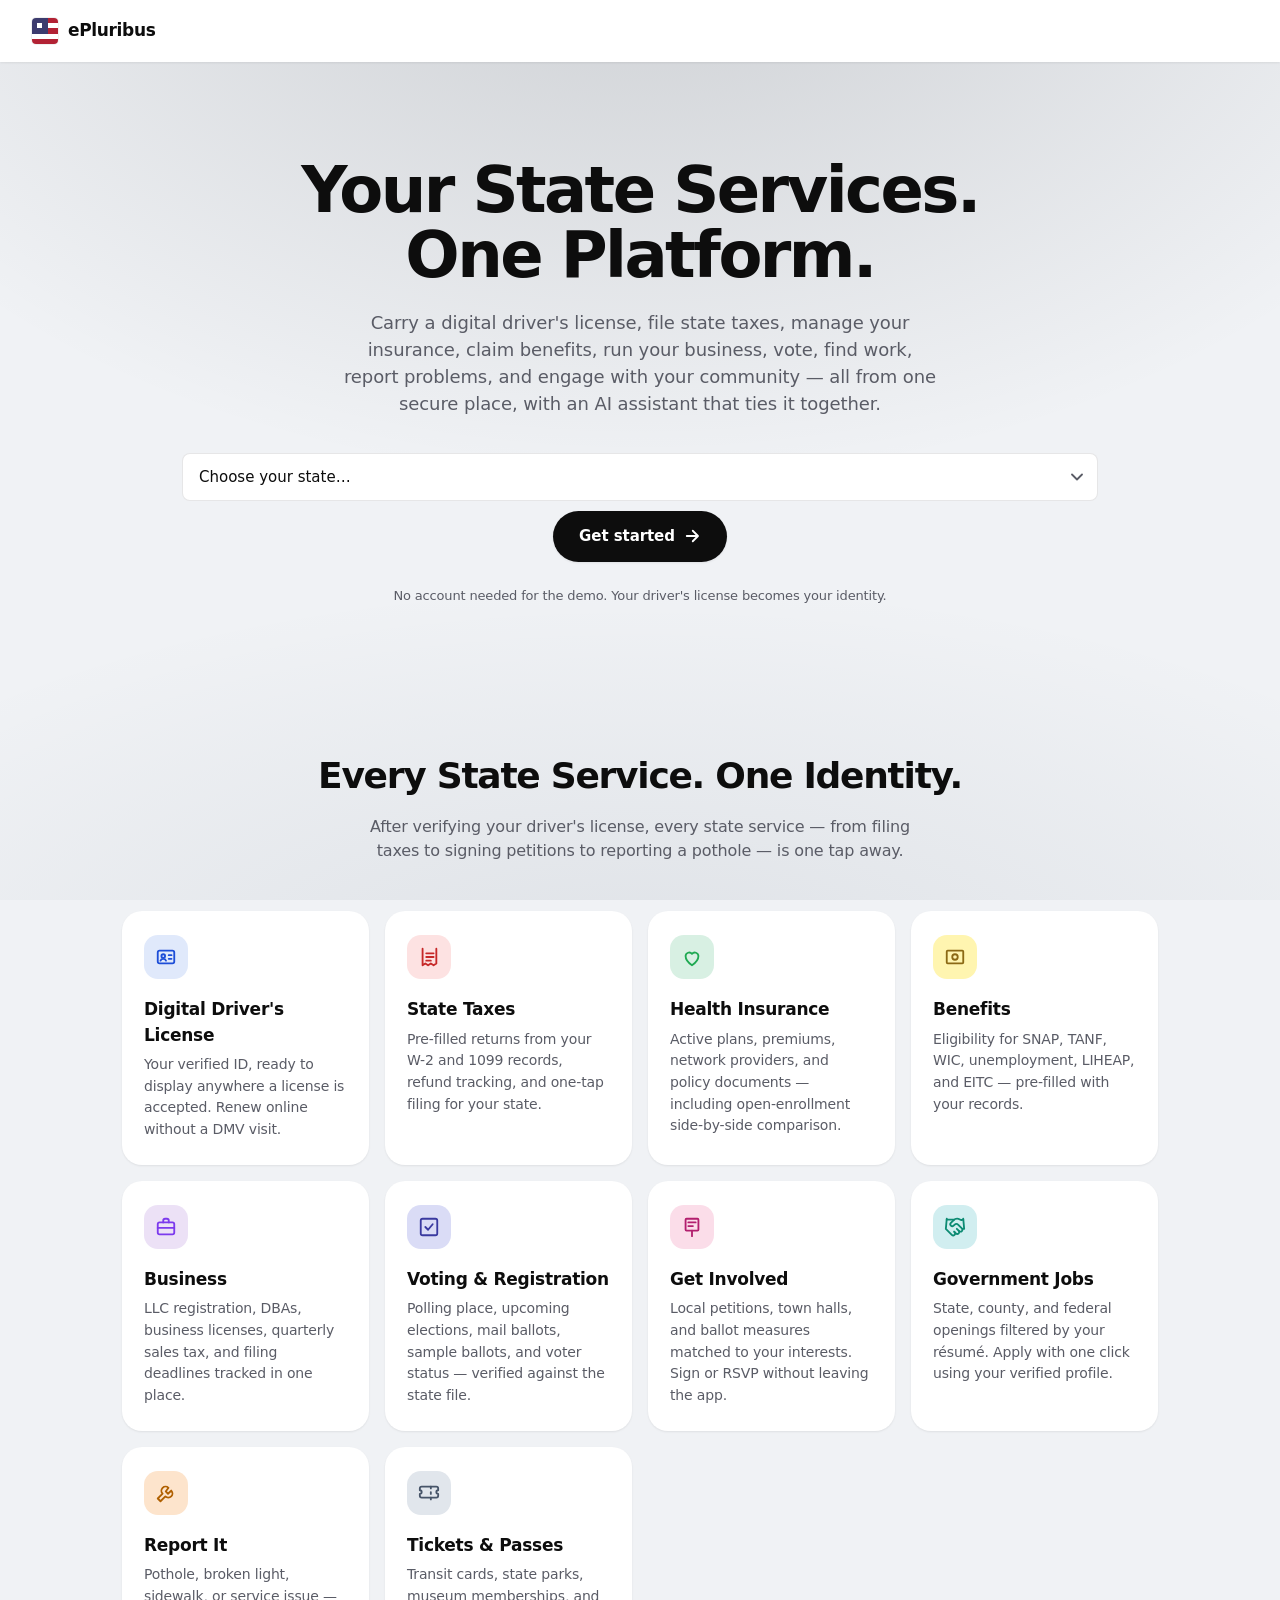
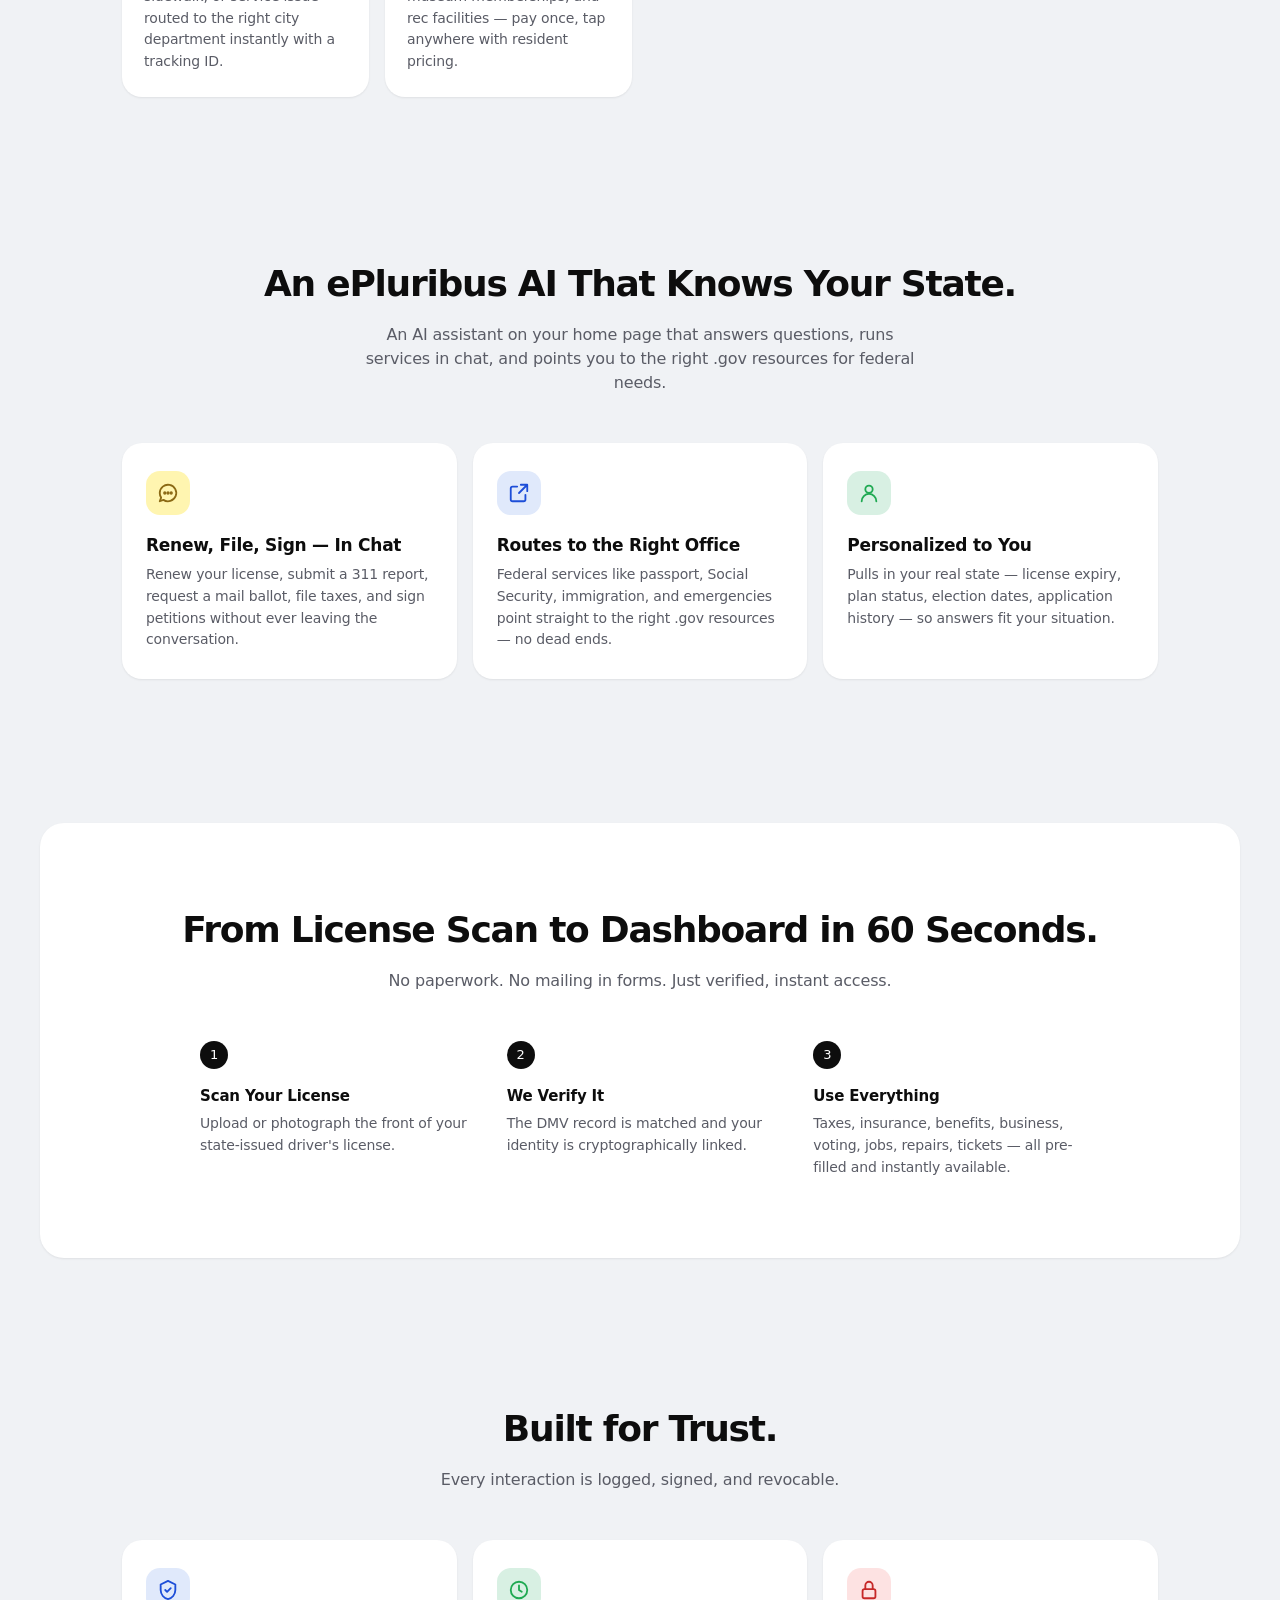
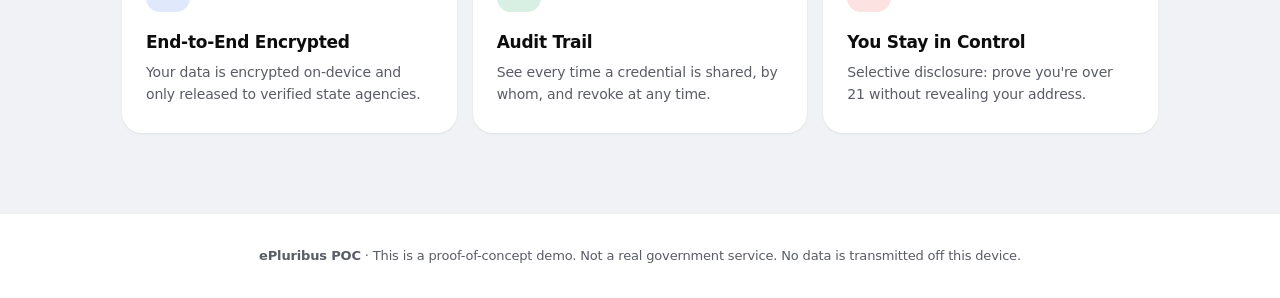
<file: healthcare.html>
<!DOCTYPE html>
<html lang="en">
<head>
  <meta charset="UTF-8">
  <meta name="viewport" content="width=device-width, initial-scale=1.0">
  <title>Health insurance — ePluribus</title>
  <script>try{var t=JSON.parse(sessionStorage.getItem('civic_theme')||'null');if(t){var s=document.documentElement.style;s.setProperty('--license-accent',t.accent);s.setProperty('--license-deep',t.deep);}}catch(e){}</script>
  <link rel="stylesheet" href="css/styles.css">
</head>
<body data-page="healthcare">
  <div class="app">
    <div id="sidebar-mount"></div>
    <main class="main-content">
      <div class="page-header page-header--lg">
        <div class="page-title">
          <h1>Health Insurance</h1>
          <p id="hcSub">Plans, payments, network providers, and policy documents — managed in one place.</p>
        </div>
      </div>

      <!-- Split hero: headline + actions on the left, factual snapshot of
           the dominant plan on the right. Variant on the illustrated
           hero used by vote/jobs/tickets/business. -->
      <section class="feature-moment">
        <div class="feature-moment__body">
          <span class="feature-moment__chip">premium auto-drafts jun 1</span>
          <h2 class="feature-moment__title">You're covered.</h2>
          <p class="feature-moment__sub">Three plans active and in good standing. Your $441 monthly premium drafts from bank ····4408 — no action needed before open enrollment opens Nov 1.</p>
          <div class="feature-moment__actions">
            <button class="btn btn-primary btn-lg" onclick="openInsuranceCardModal('health');">Show member card</button>
            <button class="text-link-action" onclick="openDetailsModal('health');">Plan details →</button>
          </div>
        </div>
        <div class="feature-moment__art" aria-hidden="true">
          <svg viewBox="0 0 220 220" fill="none" stroke="currentColor" stroke-width="3" stroke-linecap="round" stroke-linejoin="round">
            <line x1="20" y1="196" x2="200" y2="196" stroke-width="2.6"/>
            <rect x="52" y="64" width="116" height="132"/>
            <path d="M110 88 L110 128" stroke-width="7"/>
            <path d="M90 108 L130 108" stroke-width="7"/>
            <rect x="68"  y="148" width="18" height="22" rx="2" stroke-width="2.2"/>
            <rect x="134" y="148" width="18" height="22" rx="2" stroke-width="2.2"/>
            <path d="M100 196 L100 172 L120 172 L120 196"/>
          </svg>
        </div>
      </section>

      <!-- Stacked rows for dental + vision — compact horizontal layout
           since Health dominates above, so equal-weight tiles would
           misweight the hierarchy. -->
      <h3 class="section-eyebrow">Also on your account</h3>
      <div class="row-list section-mb-lg">
        <div class="row-card">
          <div class="row-card__icon row-card__icon--teal">
            <svg viewBox="0 0 24 24" fill="currentColor"><path d="M12 3c-2.5 0-3.8 1.2-5 1.2S4.5 3 3 3.6c0 4 .6 7 1.5 9.4.7 2 1 4 2 6 .5 1 1 2 2 2 1.4 0 1.6-3 2.5-3s1.1 3 2.5 3c1 0 1.5-1 2-2 1-2 1.3-4 2-6 .9-2.4 1.5-5.4 1.5-9.4-1.5-.6-2.7.6-4 .6S14.5 3 12 3z"/></svg>
          </div>
          <div>
            <div class="row-card__title">Dental · Delta Dental PPO Premier</div>
            <div class="row-card__sub">Member ID DDP-72611-04 · annual max $2,000 · cleanings 2/yr at 100%</div>
          </div>
          <div class="row-card__price">$42<span> / mo</span></div>
          <div class="row-card__actions">
            <button class="btn btn-secondary" onclick="openInsuranceCardModal('dental');">View card</button>
            <button class="btn btn-ghost" onclick="openDetailsModal('dental');">Details</button>
          </div>
        </div>

        <div class="row-card">
          <div class="row-card__icon row-card__icon--violet">
            <svg viewBox="0 0 24 24" fill="none" stroke="currentColor" stroke-width="2" stroke-linecap="round" stroke-linejoin="round"><path d="M2 12s3.5-7 10-7 10 7 10 7-3.5 7-10 7S2 12 2 12z"/><circle cx="12" cy="12" r="3" fill="currentColor"/></svg>
          </div>
          <div>
            <div class="row-card__title">Vision · VSP Choice</div>
            <div class="row-card__sub">Member ID VSP-58420-04 · $200 frame allowance every 12 mo · $10 exam copay</div>
          </div>
          <div class="row-card__price">$14<span> / mo</span></div>
          <div class="row-card__actions">
            <button class="btn btn-secondary" onclick="openInsuranceCardModal('vision');">View card</button>
            <button class="btn btn-ghost" onclick="openDetailsModal('vision');">Details</button>
          </div>
        </div>
      </div>

      <!-- Secondary moment — regular card, not feature-moment, to keep
           the visual hierarchy clear. -->
      <h3 class="section-eyebrow">Looking ahead</h3>
      <div class="card section-mb-lg" style="margin-bottom:48px;">
        <div class="row-between mb-4">
          <div>
            <div class="card-title">Open enrollment for 2027</div>
            <p class="text-muted text-sm mt-2">All three plans auto-renew Dec 31, 2026 at <strong>$441/mo</strong> unless you change coverage. Window is Nov 1 – Dec 15, 2026.</p>
          </div>
          <span class="badge badge-info"><span class="dot"></span>Opens Nov 1</span>
        </div>
        <div class="row" style="gap:8px;">
          <button class="btn btn-primary" onclick="openCompareModal();">Compare 2027 plans</button>
          <button class="btn btn-secondary" onclick="alert('Auto-renewal settings opened. (Demo)');">Manage auto-renewal</button>
          <button class="btn btn-ghost" onclick="alert('Payment method update. (Demo)');">Update payment method</button>
        </div>
      </div>

      <h3 class="section-eyebrow">Reference</h3>
      <div class="grid-2 section-mb-lg" style="margin-bottom:48px;">
        <div class="card">
          <div class="card-header">
            <div class="card-title">Network providers</div>
            <a class="card-link" href="#" onclick="event.preventDefault();alert('Provider directory opens. (Demo)');">Search directory</a>
          </div>
          <ul class="list">
            <li class="list-item">
              <div class="list-item-icon"><svg width="18" height="18" viewBox="0 0 24 24" fill="none" stroke="currentColor" stroke-width="2" stroke-linecap="round" stroke-linejoin="round"><circle cx="12" cy="8" r="4"/><path d="M4 21a8 8 0 0 1 16 0"/></svg></div>
              <div class="list-item-content">
                <div class="list-item-title">Dr. Sarah Patel <span class="badge badge-success" style="margin-left:6px;">In-network</span></div>
                <div class="list-item-sub">Primary care · 2.1 mi</div>
              </div>
              <div class="list-item-meta">PCP</div>
            </li>
            <li class="list-item">
              <div class="list-item-icon"><svg width="18" height="18" viewBox="0 0 24 24" fill="none" stroke="currentColor" stroke-width="2" stroke-linecap="round" stroke-linejoin="round"><path d="M12 21s-7-4.5-7-10a4 4 0 0 1 7-2.5A4 4 0 0 1 19 11c0 5.5-7 10-7 10z"/></svg></div>
              <div class="list-item-content">
                <div class="list-item-title">Dr. James Chen <span class="badge badge-success" style="margin-left:6px;">In-network</span></div>
                <div class="list-item-sub">Cardiology · 4.8 mi</div>
              </div>
              <div class="list-item-meta">Specialist</div>
            </li>
            <li class="list-item">
              <div class="list-item-icon"><svg width="18" height="18" viewBox="0 0 24 24" fill="none" stroke="currentColor" stroke-width="2" stroke-linecap="round" stroke-linejoin="round"><path d="M3 21V9l9-6 9 6v12"/><path d="M9 21V12h6v9"/></svg></div>
              <div class="list-item-content">
                <div class="list-item-title">Dr. Maria Lopez <span class="badge badge-success" style="margin-left:6px;">In-network</span></div>
                <div class="list-item-sub">Dental · 0.8 mi</div>
              </div>
              <div class="list-item-meta">Dental</div>
            </li>
            <li class="list-item">
              <div class="list-item-icon"><svg width="18" height="18" viewBox="0 0 24 24" fill="none" stroke="currentColor" stroke-width="2" stroke-linecap="round" stroke-linejoin="round"><path d="M2 12s3.5-7 10-7 10 7 10 7-3.5 7-10 7S2 12 2 12z"/><circle cx="12" cy="12" r="3"/></svg></div>
              <div class="list-item-content">
                <div class="list-item-title">LensCrafters Westside <span class="badge badge-success" style="margin-left:6px;">In-network</span></div>
                <div class="list-item-sub">Vision · Culver City</div>
              </div>
              <div class="list-item-meta">Vision</div>
            </li>
          </ul>
        </div>

        <div class="card">
          <div class="card-header">
            <div class="card-title">Documents</div>
            <a class="card-link" href="#" onclick="event.preventDefault();alert('All documents opens. (Demo)');">View all</a>
          </div>
          <ul class="list">
            <li class="list-item">
              <div class="list-item-icon"><svg width="18" height="18" viewBox="0 0 24 24" fill="none" stroke="currentColor" stroke-width="2" stroke-linecap="round" stroke-linejoin="round"><path d="M14 3H7a2 2 0 0 0-2 2v14a2 2 0 0 0 2 2h10a2 2 0 0 0 2-2V8z"/><polyline points="14 3 14 8 19 8"/></svg></div>
              <div class="list-item-content">
                <div class="list-item-title">2025 Form 1095-B</div>
                <div class="list-item-sub">Coverage proof for tax filing</div>
              </div>
              <a class="card-link" href="#" onclick="event.preventDefault();alert('PDF download. (Demo)');">PDF</a>
            </li>
            <li class="list-item">
              <div class="list-item-icon"><svg width="18" height="18" viewBox="0 0 24 24" fill="none" stroke="currentColor" stroke-width="2" stroke-linecap="round" stroke-linejoin="round"><path d="M14 3H7a2 2 0 0 0-2 2v14a2 2 0 0 0 2 2h10a2 2 0 0 0 2-2V8z"/><polyline points="14 3 14 8 19 8"/></svg></div>
              <div class="list-item-content">
                <div class="list-item-title">Summary of benefits</div>
                <div class="list-item-sub">BlueShield Gold PPO · 12 pages</div>
              </div>
              <a class="card-link" href="#" onclick="event.preventDefault();alert('PDF download. (Demo)');">PDF</a>
            </li>
            <li class="list-item">
              <div class="list-item-icon"><svg width="18" height="18" viewBox="0 0 24 24" fill="none" stroke="currentColor" stroke-width="2" stroke-linecap="round" stroke-linejoin="round"><path d="M14 3H7a2 2 0 0 0-2 2v14a2 2 0 0 0 2 2h10a2 2 0 0 0 2-2V8z"/><polyline points="14 3 14 8 19 8"/></svg></div>
              <div class="list-item-content">
                <div class="list-item-title">2025 year-end EOB</div>
                <div class="list-item-sub">All claims · 24 pages</div>
              </div>
              <a class="card-link" href="#" onclick="event.preventDefault();alert('PDF download. (Demo)');">PDF</a>
            </li>
            <li class="list-item">
              <div class="list-item-icon"><svg width="18" height="18" viewBox="0 0 24 24" fill="none" stroke="currentColor" stroke-width="2" stroke-linecap="round" stroke-linejoin="round"><path d="M14 3H7a2 2 0 0 0-2 2v14a2 2 0 0 0 2 2h10a2 2 0 0 0 2-2V8z"/><polyline points="14 3 14 8 19 8"/></svg></div>
              <div class="list-item-content">
                <div class="list-item-title">2026 enrollment</div>
                <div class="list-item-sub">All 3 plans · Dec 8, 2025</div>
              </div>
              <a class="card-link" href="#" onclick="event.preventDefault();alert('PDF download. (Demo)');">PDF</a>
            </li>
          </ul>
        </div>
      </div>

      <h3 class="section-eyebrow">Payment history</h3>
      <div class="card section-mb-lg" style="margin-bottom:48px;">
        <table class="table">
          <thead><tr><th>Date</th><th>Plan</th><th>Method</th><th>Amount</th><th>Status</th></tr></thead>
          <tbody>
            <tr><td>May 1, 2026</td><td>Health · Dental · Vision</td><td>Bank ···· 4408</td><td>$441.00</td><td><span class="badge badge-success">Paid</span></td></tr>
            <tr><td>Apr 1, 2026</td><td>Health · Dental · Vision</td><td>Bank ···· 4408</td><td>$441.00</td><td><span class="badge badge-success">Paid</span></td></tr>
            <tr><td>Mar 1, 2026</td><td>Health · Dental · Vision</td><td>Bank ···· 4408</td><td>$441.00</td><td><span class="badge badge-success">Paid</span></td></tr>
            <tr><td>Feb 14, 2026</td><td>Out-of-pocket adjustment</td><td>Bank ···· 4408</td><td>$184.50</td><td><span class="badge badge-success">Paid</span></td></tr>
          </tbody>
        </table>
      </div>

      <h3 class="section-eyebrow">Anything else</h3>
      <div class="quick-row">
        <a class="quick-action" href="#" onclick="event.preventDefault();alert('File a claim flow. (Demo)');">
          <svg viewBox="0 0 24 24" fill="none" stroke="currentColor" stroke-width="2" stroke-linecap="round" stroke-linejoin="round"><path d="M14 2H6a2 2 0 0 0-2 2v16a2 2 0 0 0 2 2h12a2 2 0 0 0 2-2V8z"/><polyline points="14 2 14 8 20 8"/><path d="M9 13h6M9 17h4"/></svg>
          <span>File a claim</span>
        </a>
        <a class="quick-action" href="#" onclick="event.preventDefault();alert('Find an in-network provider. (Demo)');">
          <svg viewBox="0 0 24 24" fill="none" stroke="currentColor" stroke-width="2" stroke-linecap="round" stroke-linejoin="round"><circle cx="11" cy="11" r="7"/><path d="M21 21l-4.3-4.3"/></svg>
          <span>Find a provider</span>
        </a>
        <a class="quick-action" href="#" onclick="event.preventDefault();alert('Payment method update. (Demo)');">
          <svg viewBox="0 0 24 24" fill="none" stroke="currentColor" stroke-width="2" stroke-linecap="round" stroke-linejoin="round"><rect x="3" y="6" width="18" height="13" rx="2"/><line x1="3" y1="11" x2="21" y2="11"/></svg>
          <span>Update payment</span>
        </a>
        <a class="quick-action" href="#" onclick="event.preventDefault();alert('Member card replacement ordered. (Demo)');">
          <svg viewBox="0 0 24 24" fill="none" stroke="currentColor" stroke-width="2" stroke-linecap="round" stroke-linejoin="round"><rect x="3" y="5" width="18" height="14" rx="2"/><circle cx="9" cy="11" r="2"/><path d="M15 10h3M15 14h3"/></svg>
          <span>Replace member card</span>
        </a>
      </div>
    </main>
  </div>

  <!-- Plan details + comparison modal -->
  <div class="modal-backdrop" id="detailsModal" hidden onclick="if(event.target===this)closeDetailsModal()">
    <div class="modal-pane" role="dialog" aria-modal="true" aria-labelledby="detailsTitle">
      <button class="modal-close" type="button" onclick="closeDetailsModal()" aria-label="Close">
        <svg width="18" height="18" viewBox="0 0 24 24" fill="none" stroke="currentColor" stroke-width="2" stroke-linecap="round" stroke-linejoin="round"><path d="M18 6 6 18M6 6l12 12"/></svg>
      </button>
      <div class="modal-header">
        <span class="badge badge-success"><span class="dot"></span><span id="detailsBadgeLabel">Active</span></span>
        <h2 id="detailsTitle" class="mt-2" style="font-size:24px;font-weight:600;letter-spacing:-0.02em;line-height:1.2;">Plan Details</h2>
        <p class="text-muted mt-2" style="font-size:15px;line-height:1.5;" id="detailsSub">Your current coverage in detail, plus everyday plan-management actions.</p>
      </div>
      <div class="modal-body" id="detailsBody"></div>
    </div>
  </div>

  <!-- Insurance member card modal -->
  <div class="modal-backdrop" id="cardModal" hidden onclick="if(event.target===this)closeInsuranceCardModal()">
    <div class="modal-pane" role="dialog" aria-modal="true" aria-labelledby="cardModalTitle">
      <button class="modal-close" type="button" onclick="closeInsuranceCardModal()" aria-label="Close">
        <svg width="18" height="18" viewBox="0 0 24 24" fill="none" stroke="currentColor" stroke-width="2" stroke-linecap="round" stroke-linejoin="round"><path d="M18 6 6 18M6 6l12 12"/></svg>
      </button>
      <div class="modal-header">
        <span class="badge badge-info" id="cardModalBadge">Health</span>
        <h2 id="cardModalTitle" class="mt-2" style="font-size:24px;font-weight:600;letter-spacing:-0.02em;line-height:1.2;">Member Card</h2>
        <p class="text-muted mt-2" style="font-size:15px;line-height:1.5;">Show this at provider check-in or pharmacy. The card is stored in your wallet for offline use.</p>
      </div>
      <div class="modal-body" style="display:flex;justify-content:center;">
        <div style="width:100%;max-width:520px;">
          <!-- Health -->
          <div class="doc-card health-card" data-plan="health" hidden>
            <div class="health-header">
              <div class="health-provider">BlueShield</div>
              <div class="health-tier">Gold PPO 2000</div>
            </div>
            <div class="health-name" data-name></div>
            <div class="health-fields">
              <div><span>Member ID</span><strong>XJP-2841-04</strong></div>
              <div><span>Group #</span><strong>G-4421</strong></div>
              <div><span>BIN</span><strong>003858</strong></div>
              <div><span>RxPCN</span><strong>BSCN</strong></div>
              <div><span>Effective</span><strong>01/01/2024</strong></div>
              <div><span>Network</span><strong>PPO Plus</strong></div>
            </div>
            <div class="health-copays">
              <div><span>PCP</span><strong>$30</strong></div>
              <div><span>Specialist</span><strong>$50</strong></div>
              <div><span>Urgent Care</span><strong>$75</strong></div>
              <div><span>ER</span><strong>$300</strong></div>
            </div>
            <div class="health-rx" aria-hidden="true">Rx</div>
          </div>

          <!-- Dental -->
          <div class="doc-card dental-card" data-plan="dental" hidden>
            <div class="health-header">
              <div class="health-provider">Delta Dental</div>
              <div class="health-tier">PPO Premier</div>
            </div>
            <div class="health-name" data-name></div>
            <div class="health-fields">
              <div><span>Member ID</span><strong>DDP-72611-04</strong></div>
              <div><span>Group #</span><strong>G-7261</strong></div>
              <div><span>Network</span><strong>Premier</strong></div>
              <div><span>Annual Max</span><strong>$2,000</strong></div>
              <div><span>Effective</span><strong>01/01/2024</strong></div>
              <div><span>Plan Year</span><strong>2026</strong></div>
            </div>
            <div class="health-copays">
              <div><span>Preventive</span><strong>100%</strong></div>
              <div><span>Basic</span><strong>80%</strong></div>
              <div><span>Major</span><strong>50%</strong></div>
              <div><span>Cleanings</span><strong>2/yr</strong></div>
            </div>
            <div class="health-rx" aria-hidden="true">
              <svg width="20" height="20" viewBox="0 0 24 24" fill="currentColor" stroke="none"><path d="M12 3c-2.5 0-3.8 1.2-5 1.2S4.5 3 3 3.6c0 4 .6 7 1.5 9.4.7 2 1 4 2 6 .5 1 1 2 2 2 1.4 0 1.6-3 2.5-3s1.1 3 2.5 3c1 0 1.5-1 2-2 1-2 1.3-4 2-6 .9-2.4 1.5-5.4 1.5-9.4-1.5-.6-2.7.6-4 .6S14.5 3 12 3z" opacity="0.95"/></svg>
            </div>
          </div>

          <!-- Vision -->
          <div class="doc-card vision-card" data-plan="vision" hidden>
            <div class="health-header">
              <div class="health-provider">VSP</div>
              <div class="health-tier">Choice</div>
            </div>
            <div class="health-name" data-name></div>
            <div class="health-fields">
              <div><span>Member ID</span><strong>VSP-58420-04</strong></div>
              <div><span>Group #</span><strong>G-5842</strong></div>
              <div><span>Network</span><strong>Choice</strong></div>
              <div><span>Effective</span><strong>01/01/2024</strong></div>
              <div><span>Plan Year</span><strong>2026</strong></div>
              <div><span>Coverage</span><strong>Self + 0</strong></div>
            </div>
            <div class="health-copays">
              <div><span>Exam</span><strong>$10</strong></div>
              <div><span>Frames</span><strong>$200</strong></div>
              <div><span>Lenses</span><strong>$25</strong></div>
              <div><span>Contacts</span><strong>$150</strong></div>
            </div>
            <div class="health-rx" aria-hidden="true">
              <svg width="20" height="20" viewBox="0 0 24 24" fill="none" stroke="currentColor" stroke-width="2" stroke-linecap="round" stroke-linejoin="round"><path d="M2 12s3.5-7 10-7 10 7 10 7-3.5 7-10 7S2 12 2 12z"/><circle cx="12" cy="12" r="3" fill="currentColor"/></svg>
            </div>
          </div>
        </div>
      </div>

      <div class="modal-body" style="padding-top:0;">
        <div class="row-between mt-2">
          <span class="text-sm text-muted">Card stored offline in your digital wallet.</span>
          <div style="display:flex;gap:8px;">
            <button class="btn btn-ghost" type="button" onclick="closeInsuranceCardModal()">Close</button>
            <a class="btn btn-primary" href="license.html">Open in wallet</a>
          </div>
        </div>
      </div>
    </div>
  </div>

  <!-- 2027 plan compare modal -->
  <div class="modal-backdrop" id="compareModal" hidden onclick="if(event.target===this)closeCompareModal()">
    <div class="modal-pane" role="dialog" aria-modal="true" aria-labelledby="compareTitle">
      <button class="modal-close" type="button" onclick="closeCompareModal()" aria-label="Close">
        <svg width="18" height="18" viewBox="0 0 24 24" fill="none" stroke="currentColor" stroke-width="2" stroke-linecap="round" stroke-linejoin="round"><path d="M18 6 6 18M6 6l12 12"/></svg>
      </button>
      <div class="modal-header">
        <span class="badge badge-info">Open Enrollment · Nov 1 – Dec 15, 2026</span>
        <h2 id="compareTitle" class="mt-2" style="font-size:24px;font-weight:600;letter-spacing:-0.02em;line-height:1.2;">Compare 2027 Plans</h2>
        <p class="text-muted mt-2" style="font-size:15px;line-height:1.5;">Your current coverage side-by-side with 2027 renewal pricing and a cheaper alternative for each line. Premiums shown are after subsidies you already qualify for.</p>
      </div>
      <div class="modal-body">

        <div class="card mb-4" style="padding:18px;">
          <div class="row-between mb-3">
            <div style="font-weight:600;font-size:15px;">Health · Anthem Blue Cross Bronze HMO</div>
            <span class="badge badge-success">Top match</span>
          </div>
          <table class="table" style="margin:0;">
            <thead><tr><th></th><th>2026 (current)</th><th>2027 renewal</th><th>2027 alternative · Silver HMO</th></tr></thead>
            <tbody>
              <tr><td>Monthly premium</td><td>$312</td><td><strong>$328</strong></td><td>$362</td></tr>
              <tr><td>Deductible</td><td>$4,200</td><td>$4,400</td><td>$2,000</td></tr>
              <tr><td>Out-of-pocket max</td><td>$8,400</td><td>$8,700</td><td>$5,800</td></tr>
              <tr><td>PCP visit copay</td><td>$45</td><td>$45</td><td>$25</td></tr>
              <tr><td>Network</td><td>HMO · 4,200 providers</td><td>HMO · 4,200 providers</td><td>HMO · 4,200 providers</td></tr>
            </tbody>
          </table>
          <div class="row-between mt-3">
            <span class="text-sm text-muted">Both 2027 options keep your current PCP (Dr. Lee).</span>
            <div style="display:flex;gap:8px;">
              <button class="btn btn-secondary" type="button" style="font-size:13px;" onclick="markChoice('health','keep')">Keep renewal</button>
              <button class="btn btn-primary" type="button" style="font-size:13px;" onclick="markChoice('health','switch')">Switch to Silver</button>
            </div>
          </div>
        </div>

        <div class="card mb-4" style="padding:18px;">
          <div class="row-between mb-3">
            <div style="font-weight:600;font-size:15px;">Dental · Delta Dental PPO</div>
            <span class="badge badge-neutral">No change</span>
          </div>
          <table class="table" style="margin:0;">
            <thead><tr><th></th><th>2026 (current)</th><th>2027 renewal</th><th>2027 alternative · Basic</th></tr></thead>
            <tbody>
              <tr><td>Monthly premium</td><td>$58</td><td><strong>$61</strong></td><td>$38</td></tr>
              <tr><td>Annual maximum</td><td>$1,500</td><td>$1,500</td><td>$1,000</td></tr>
              <tr><td>Cleanings / year</td><td>2 covered</td><td>2 covered</td><td>2 covered</td></tr>
              <tr><td>Major work coverage</td><td>50%</td><td>50%</td><td>30%</td></tr>
            </tbody>
          </table>
          <div class="row-between mt-3">
            <span class="text-sm text-muted">Most members renew the PPO if they had any major work in the last 2 years.</span>
            <div style="display:flex;gap:8px;">
              <button class="btn btn-secondary" type="button" style="font-size:13px;" onclick="markChoice('dental','keep')">Keep renewal</button>
              <button class="btn btn-primary" type="button" style="font-size:13px;" onclick="markChoice('dental','switch')">Switch to Basic</button>
            </div>
          </div>
        </div>

        <div class="card mb-4" style="padding:18px;">
          <div class="row-between mb-3">
            <div style="font-weight:600;font-size:15px;">Vision · VSP Choice</div>
            <span class="badge badge-success">Best value</span>
          </div>
          <table class="table" style="margin:0;">
            <thead><tr><th></th><th>2026 (current)</th><th>2027 renewal</th><th>2027 alternative · Plus</th></tr></thead>
            <tbody>
              <tr><td>Monthly premium</td><td>$19</td><td><strong>$19</strong></td><td>$28</td></tr>
              <tr><td>Eye exam copay</td><td>$10</td><td>$10</td><td>$0</td></tr>
              <tr><td>Frame allowance</td><td>$150</td><td>$150</td><td>$220</td></tr>
              <tr><td>Lens upgrades</td><td>Standard</td><td>Standard</td><td>Premium incl.</td></tr>
            </tbody>
          </table>
          <div class="row-between mt-3">
            <span class="text-sm text-muted">No premium increase on the renewal — most members keep this plan.</span>
            <div style="display:flex;gap:8px;">
              <button class="btn btn-secondary" type="button" style="font-size:13px;" onclick="markChoice('vision','keep')">Keep renewal</button>
              <button class="btn btn-primary" type="button" style="font-size:13px;" onclick="markChoice('vision','switch')">Switch to Plus</button>
            </div>
          </div>
        </div>

        <div class="card" style="background:var(--surface-2);padding:14px;margin-bottom:20px;">
          <div class="row-between" style="align-items:center;">
            <div>
              <div style="font-weight:600;font-size:15px;">Total monthly cost · 2027</div>
              <div class="text-sm text-muted" id="compareTotalSub">All renewals · same coverage as today</div>
            </div>
            <div style="font-size:24px;font-weight:600;letter-spacing:-0.02em;" id="compareTotal">$408</div>
          </div>
        </div>

        <div class="row-between mt-6">
          <span class="text-sm text-muted">You can change selections anytime through Dec 15.</span>
          <div style="display:flex;gap:8px;">
            <button class="btn btn-ghost" type="button" onclick="closeCompareModal()">Close</button>
            <button class="btn btn-primary" type="button" onclick="confirmEnrollment()">Confirm 2027 enrollment</button>
          </div>
        </div>
      </div>
    </div>
  </div>

  <script src="js/app.js"></script>
  <script>
    const u = getCitizen();
    if (u) {
      document.getElementById('hcSub').textContent =
        `Plans, payments, network providers, and policy documents in ${u.stateName} — managed in one place.`;
    }

    const PLAN_CHOICES = { health: 'keep', dental: 'keep', vision: 'keep' };
    const PLAN_PRICES = {
      health: { keep: 328, switch: 362 },
      dental: { keep: 61,  switch: 38  },
      vision: { keep: 19,  switch: 28  },
    };

    function openCompareModal() {
      // reset to renewals on each open
      PLAN_CHOICES.health = 'keep';
      PLAN_CHOICES.dental = 'keep';
      PLAN_CHOICES.vision = 'keep';
      updateCompareTotal();
      document.getElementById('compareModal').hidden = false;
      document.body.style.overflow = 'hidden';
    }

    function closeCompareModal() {
      document.getElementById('compareModal').hidden = true;
      document.body.style.overflow = '';
    }

    function markChoice(line, choice) {
      PLAN_CHOICES[line] = choice;
      updateCompareTotal();
    }

    function updateCompareTotal() {
      const total =
        PLAN_PRICES.health[PLAN_CHOICES.health] +
        PLAN_PRICES.dental[PLAN_CHOICES.dental] +
        PLAN_PRICES.vision[PLAN_CHOICES.vision];
      document.getElementById('compareTotal').textContent = `$${total}`;
      const switches = Object.entries(PLAN_CHOICES).filter(([, v]) => v === 'switch').map(([k]) => k);
      const sub = switches.length === 0
        ? 'All renewals · same coverage as today'
        : `Switching: ${switches.join(', ')}`;
      document.getElementById('compareTotalSub').textContent = sub;
    }

    function confirmEnrollment() {
      const switches = Object.entries(PLAN_CHOICES).filter(([, v]) => v === 'switch').map(([k]) => k);
      const msg = switches.length === 0
        ? 'All three plans confirmed as 2027 renewals. (Demo)'
        : `2027 enrollment saved. Switching: ${switches.join(', ')}. (Demo)`;
      alert(msg);
      closeCompareModal();
    }

    const PLAN_DETAILS = {
      health: {
        title: 'Health Plan Details',
        sub: 'Detailed coverage for your current health plan, plus a brief comparison with available alternatives.',
        carrier: 'Blue Shield of California',
        planName: 'Gold PPO 2000',
        planType: 'PPO · Marketplace',
        memberId: 'XJP-2841-04',
        groupNum: 'G-4421',
        network: 'PPO Plus · 4,200 providers',
        effective: 'Jan 1, 2024',
        renews: 'Dec 31, 2026',
        premium: '$385 / mo',
        costs: [
          ['Deductible', '$2,000 / yr'],
          ['Out-of-pocket max', '$7,500 / yr'],
          ['Coinsurance', '20% after deductible'],
        ],
        copays: [
          ['PCP visit', '$30'],
          ['Specialist visit', '$50'],
          ['Urgent care', '$75'],
          ['ER visit', '$300'],
          ['Generic Rx', '$10'],
          ['Preferred brand Rx', '$45'],
        ],
        covered: [
          'Preventive care covered at 100% in-network',
          'Telehealth visits covered at 100%',
          'Mental health and substance use covered at 100% after deductible',
          'Maternity and newborn care covered at 100% after deductible',
          'Out-of-network covered at 50% after deductible',
        ],
        providers: [
          'Dr. Sarah Patel · Primary Care · UCLA Health · 2.1 mi',
          'Dr. James Chen · Cardiology · Cedars-Sinai · 4.8 mi',
        ],
        providerLabel: 'PCP',
        comparison: {
          columns: ['Current · Gold PPO', 'Platinum PPO 0', 'Kaiser Gold HMO'],
          rows: [
            ['Premium',    '$385', '$480', '$310'],
            ['Deductible', '$2,000', '$0',    '$1,500'],
            ['OOP max',    '$7,500', '$4,500', '$5,500'],
            ['Network',    'PPO Plus', 'PPO Plus · same', 'Smaller · 2 out'],
            ['vs current', '—',      '+$95 / mo', '−$75 / mo'],
          ],
        },
      },
      dental: {
        title: 'Dental Plan Details',
        sub: 'Detailed coverage for your current dental plan, plus a brief comparison with one upgrade.',
        carrier: 'Delta Dental of California',
        planName: 'PPO Premier',
        planType: 'PPO',
        memberId: 'DDP-72611-04',
        groupNum: 'G-7261',
        network: 'Premier',
        effective: 'Jan 1, 2024',
        renews: 'Dec 31, 2026',
        premium: '$42 / mo',
        costs: [
          ['Annual maximum', '$2,000'],
          ['Deductible', '$50 / yr'],
          ['Waiting period', 'None'],
        ],
        copays: [
          ['Cleaning (twice yearly)', '100% covered'],
          ['Exam &amp; X-rays', '100% covered'],
          ['Fillings', '80% covered'],
          ['Crowns / root canals', '50% covered'],
          ['Orthodontia', 'Not included'],
        ],
        covered: [
          'Two cleanings and exams per year at 100%',
          'Fluoride treatment for adults at 100%',
          'Fillings, extractions, and basic restorative at 80%',
          'Crowns, bridges, dentures at 50% after deductible',
          'No annual maximum waiver — counts toward the $2,000 cap',
        ],
        providers: [
          'Dr. Maria Lopez · Mar Vista Dental Group · 0.8 mi',
        ],
        providerLabel: 'Dentist',
        comparison: {
          columns: ['Current · PPO Premier', 'Delta Dental Plus'],
          rows: [
            ['Premium',     '$42',  '$58'],
            ['Annual max',  '$2,000', '$3,500'],
            ['Major work',  '50%',   '60%'],
            ['Orthodontia', 'Not included', '$2,000 lifetime'],
            ['vs current',  '—',    '+$16 / mo'],
          ],
        },
      },
      vision: {
        title: 'Vision Plan Details',
        sub: 'Detailed coverage for your current vision plan, plus a brief comparison with one cheaper alternative.',
        carrier: 'Vision Service Plan',
        planName: 'Choice',
        planType: 'Vision',
        memberId: 'VSP-58420-04',
        groupNum: 'G-5842',
        network: 'VSP Choice nationwide',
        effective: 'Jan 1, 2024',
        renews: 'Dec 31, 2026',
        premium: '$14 / mo',
        costs: [
          ['Exam frequency', 'Every 12 months'],
          ['Frame allowance', '$200 every 12 months'],
          ['Lens benefit', 'Standard included'],
        ],
        copays: [
          ['Eye exam', '$10'],
          ['Single-vision lenses', '$25'],
          ['Bifocal lenses', '$25'],
          ['Progressive lenses', '$25 + upgrade'],
          ['Contact lenses (in lieu of glasses)', '$150 allowance'],
        ],
        covered: [
          'One comprehensive eye exam every 12 months',
          'Lenses included once per 12 months',
          'Frames covered up to $200 every 12 months',
          'Contact lens allowance of $150 per year (instead of frames)',
          'Diabetic eye care included at no additional copay',
        ],
        providers: [
          'LensCrafters Westside · Westfield Culver City · 3.2 mi',
        ],
        providerLabel: 'Optometrist',
        comparison: {
          columns: ['Current · VSP Choice', 'EyeMed Standard'],
          rows: [
            ['Premium',         '$14',          '$11'],
            ['Exam copay',      '$10',          '$10'],
            ['Frame allowance', '$200',         '$130'],
            ['Network',         'VSP nationwide', 'LensCrafters / Pearle / Target Optical'],
            ['vs current',      '—',            '−$3 / mo'],
          ],
        },
      },
    };

    function openDetailsModal(plan) {
      const d = PLAN_DETAILS[plan];
      if (!d) return;
      document.getElementById('detailsTitle').textContent = d.title;
      document.getElementById('detailsSub').textContent = d.sub;
      document.getElementById('detailsBadgeLabel').textContent = 'Active · ' + plan.charAt(0).toUpperCase() + plan.slice(1);

      const summary = `
        <div class="card" style="background:var(--surface-2);padding:18px;margin-bottom:20px;">
          <div class="row-between mb-3" style="align-items:flex-start;">
            <div>
              <div style="font-size:11px;color:var(--text-muted);font-weight:600;letter-spacing:0.06em;text-transform:uppercase;margin-bottom:4px;">Carrier &middot; Plan</div>
              <div style="font-size:17px;font-weight:600;letter-spacing:-0.01em;">${d.carrier} &middot; ${d.planName}</div>
              <div class="text-sm text-muted">${d.planType}</div>
            </div>
            <div style="font-size:20px;font-weight:600;letter-spacing:-0.02em;">${d.premium}</div>
          </div>
          <div class="grid-3" style="gap:12px;">
            <div class="info-field"><label>Member ID</label><div class="value">${d.memberId}</div></div>
            <div class="info-field"><label>Group #</label><div class="value">${d.groupNum}</div></div>
            <div class="info-field"><label>Network</label><div class="value">${d.network}</div></div>
            <div class="info-field"><label>Effective</label><div class="value">${d.effective}</div></div>
            <div class="info-field"><label>Renews</label><div class="value">${d.renews}</div></div>
          </div>
        </div>`;

      const costs = `
        <h3 style="font-size:13px;font-weight:600;letter-spacing:0.04em;text-transform:uppercase;color:var(--text-muted);margin-bottom:10px;">Costs</h3>
        <div class="grid-3" style="gap:12px;margin-bottom:20px;">
          ${d.costs.map(([k,v]) => `<div class="info-field"><label>${k}</label><div class="value">${v}</div></div>`).join('')}
        </div>`;

      const copays = `
        <h3 style="font-size:13px;font-weight:600;letter-spacing:0.04em;text-transform:uppercase;color:var(--text-muted);margin-bottom:10px;">Copays &amp; Coverage</h3>
        <table class="table" style="margin-bottom:20px;">
          <tbody>
            ${d.copays.map(([k,v]) => `<tr><td>${k}</td><td style="text-align:right;font-weight:500;">${v}</td></tr>`).join('')}
          </tbody>
        </table>`;

      const covered = `
        <h3 style="font-size:13px;font-weight:600;letter-spacing:0.04em;text-transform:uppercase;color:var(--text-muted);margin-bottom:10px;">What's Covered</h3>
        <ul style="list-style:none;padding:0;margin-bottom:20px;">
          ${d.covered.map(c => `<li style="display:flex;gap:10px;padding:6px 0;font-size:14px;line-height:1.5;"><svg width="16" height="16" viewBox="0 0 24 24" fill="none" stroke="var(--success)" stroke-width="2.6" stroke-linecap="round" stroke-linejoin="round" style="flex-shrink:0;margin-top:3px;"><polyline points="20 6 9 17 4 12"/></svg><span>${c}</span></li>`).join('')}
        </ul>`;

      const providers = d.providers && d.providers.length ? `
        <h3 style="font-size:13px;font-weight:600;letter-spacing:0.04em;text-transform:uppercase;color:var(--text-muted);margin-bottom:10px;">In-Network Providers on File</h3>
        <ul style="list-style:none;padding:0;margin-bottom:24px;">
          ${d.providers.map(p => `<li style="padding:8px 12px;background:var(--surface-2);border-radius:8px;margin-bottom:6px;font-size:14px;">${p}</li>`).join('')}
        </ul>` : '';

      const providerLabel = d.providerLabel || 'provider';
      const manageButtons = [
        ['File a claim',           `${d.planName} claim form would open. (Demo)`],
        ['View claims history',    `${d.planName} claims history would open. (Demo)`],
        [`Update ${providerLabel}`,`${providerLabel} change form would open. (Demo)`],
        ['Add a dependent',        'Dependent enrollment would open. (Demo)'],
        ['Replace member card',    `${d.planName} card replacement would be ordered. (Demo)`],
        ['Update payment method',  'Payment method update would open. (Demo)'],
      ];
      const management = `
        <h3 style="font-size:13px;font-weight:600;letter-spacing:0.04em;text-transform:uppercase;color:var(--text-muted);margin-bottom:10px;">Manage Your Plan</h3>
        <div class="grid-3" style="gap:8px;margin-bottom:20px;">
          ${manageButtons.map(([label, msg]) =>
            `<button class="btn btn-secondary" type="button" style="font-size:13px;padding:10px 12px;justify-content:flex-start;" onclick="alert(${JSON.stringify(msg)});">${label}</button>`
          ).join('')}
        </div>`;

      const actions = `
        <div class="row-between mt-2">
          <span class="text-sm text-muted">Most actions take effect immediately. Card replacements arrive in 5–7 days.</span>
          <button class="btn btn-primary" type="button" onclick="closeDetailsModal()">Close</button>
        </div>`;

      document.getElementById('detailsBody').innerHTML =
        summary + costs + copays + covered + providers + management + actions;

      document.getElementById('detailsModal').hidden = false;
      document.body.style.overflow = 'hidden';
    }

    function closeDetailsModal() {
      document.getElementById('detailsModal').hidden = true;
      document.body.style.overflow = '';
    }

    function openInsuranceCardModal(plan) {
      const titleByPlan = { health: 'Health Member Card', dental: 'Dental Member Card', vision: 'Vision Member Card' };
      const badgeByPlan = { health: 'Health · BlueShield', dental: 'Dental · Delta Dental', vision: 'Vision · VSP' };
      document.getElementById('cardModalTitle').textContent = titleByPlan[plan] || 'Member Card';
      document.getElementById('cardModalBadge').textContent = badgeByPlan[plan] || 'Member';
      document.querySelectorAll('#cardModal .doc-card[data-plan]').forEach(c => {
        c.hidden = c.dataset.plan !== plan;
      });
      const cu = getCitizen();
      const fullName = cu ? `${cu.firstName.toUpperCase()} ${cu.lastName.toUpperCase()}` : 'MEMBER NAME';
      document.querySelectorAll('#cardModal [data-name]').forEach(el => { el.textContent = fullName; });
      document.getElementById('cardModal').hidden = false;
      document.body.style.overflow = 'hidden';
    }

    function closeInsuranceCardModal() {
      document.getElementById('cardModal').hidden = true;
      document.body.style.overflow = '';
    }

    document.addEventListener('keydown', e => {
      if (e.key === 'Escape') {
        const details = document.getElementById('detailsModal');
        if (details && !details.hidden) { closeDetailsModal(); return; }
        const card = document.getElementById('cardModal');
        if (card && !card.hidden) { closeInsuranceCardModal(); return; }
        const modal = document.getElementById('compareModal');
        if (modal && !modal.hidden) closeCompareModal();
      }
    });
  </script>
</body>
</html>
</file>
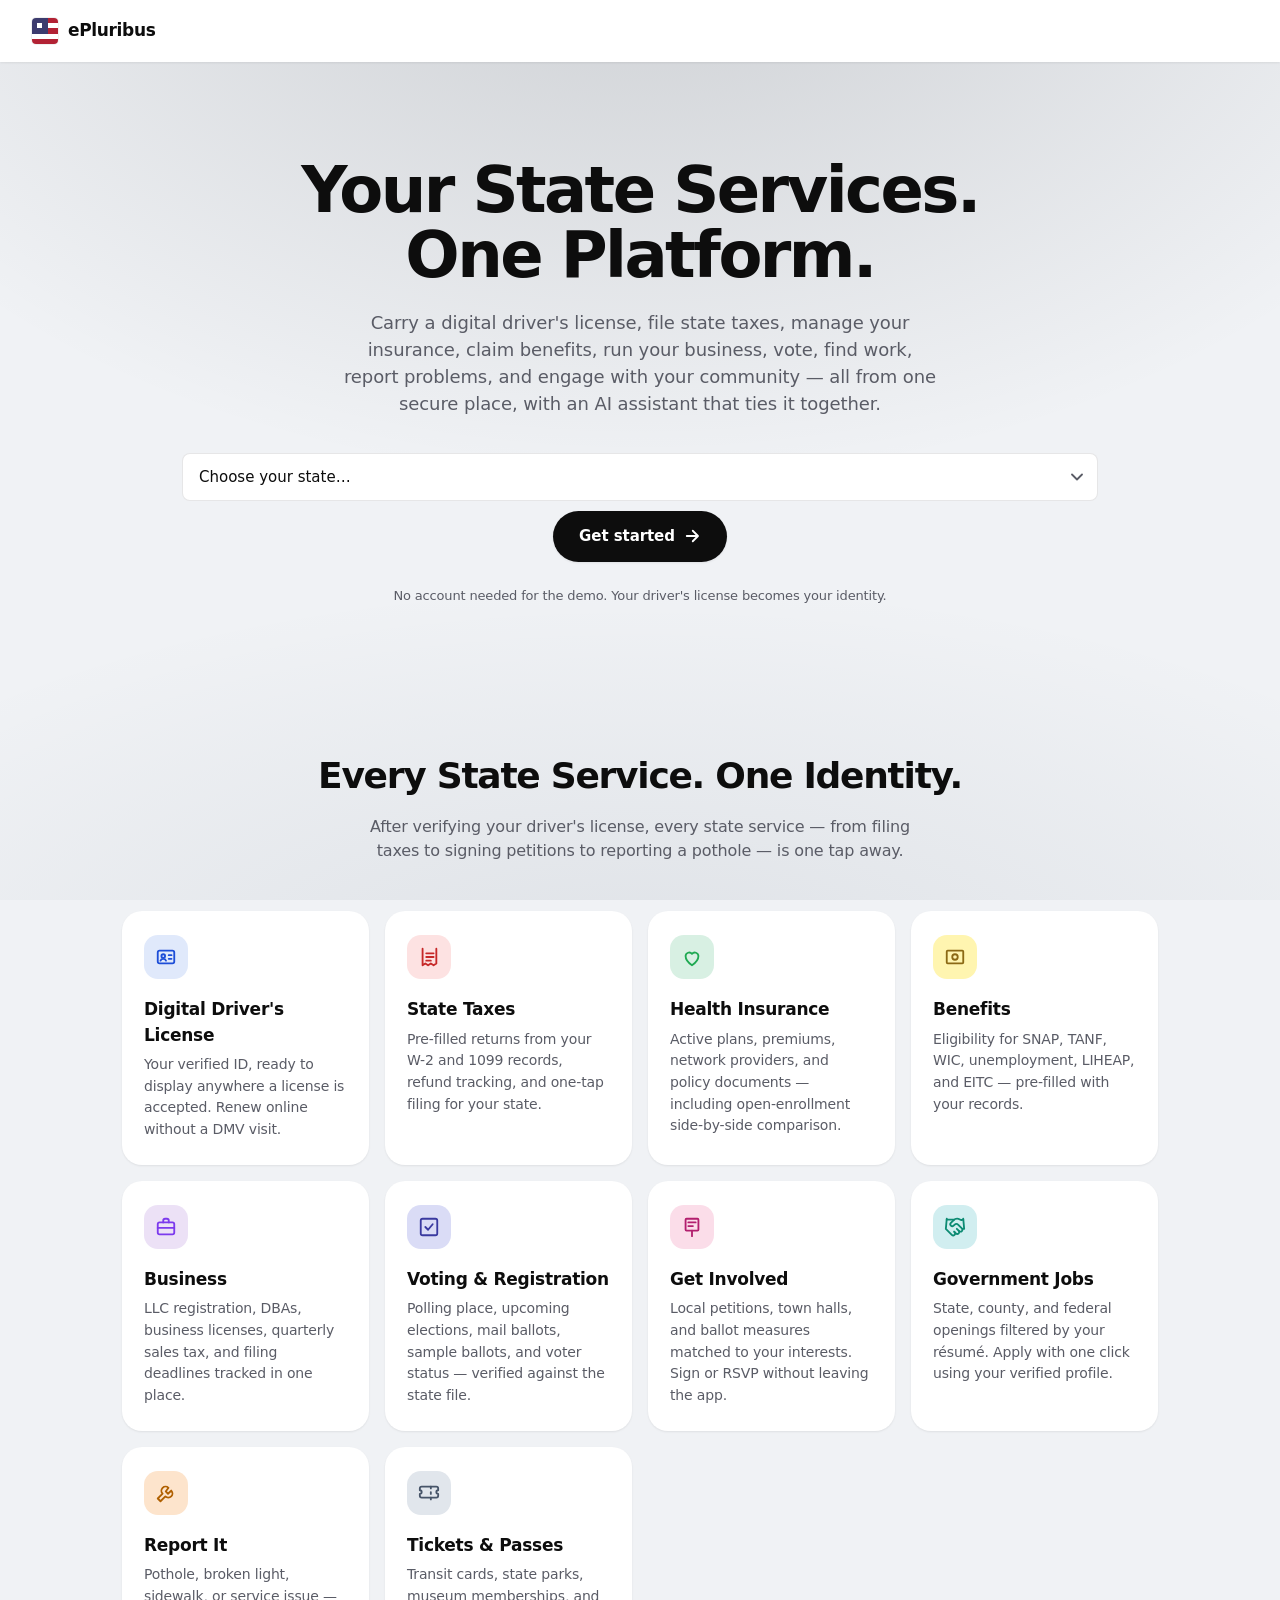
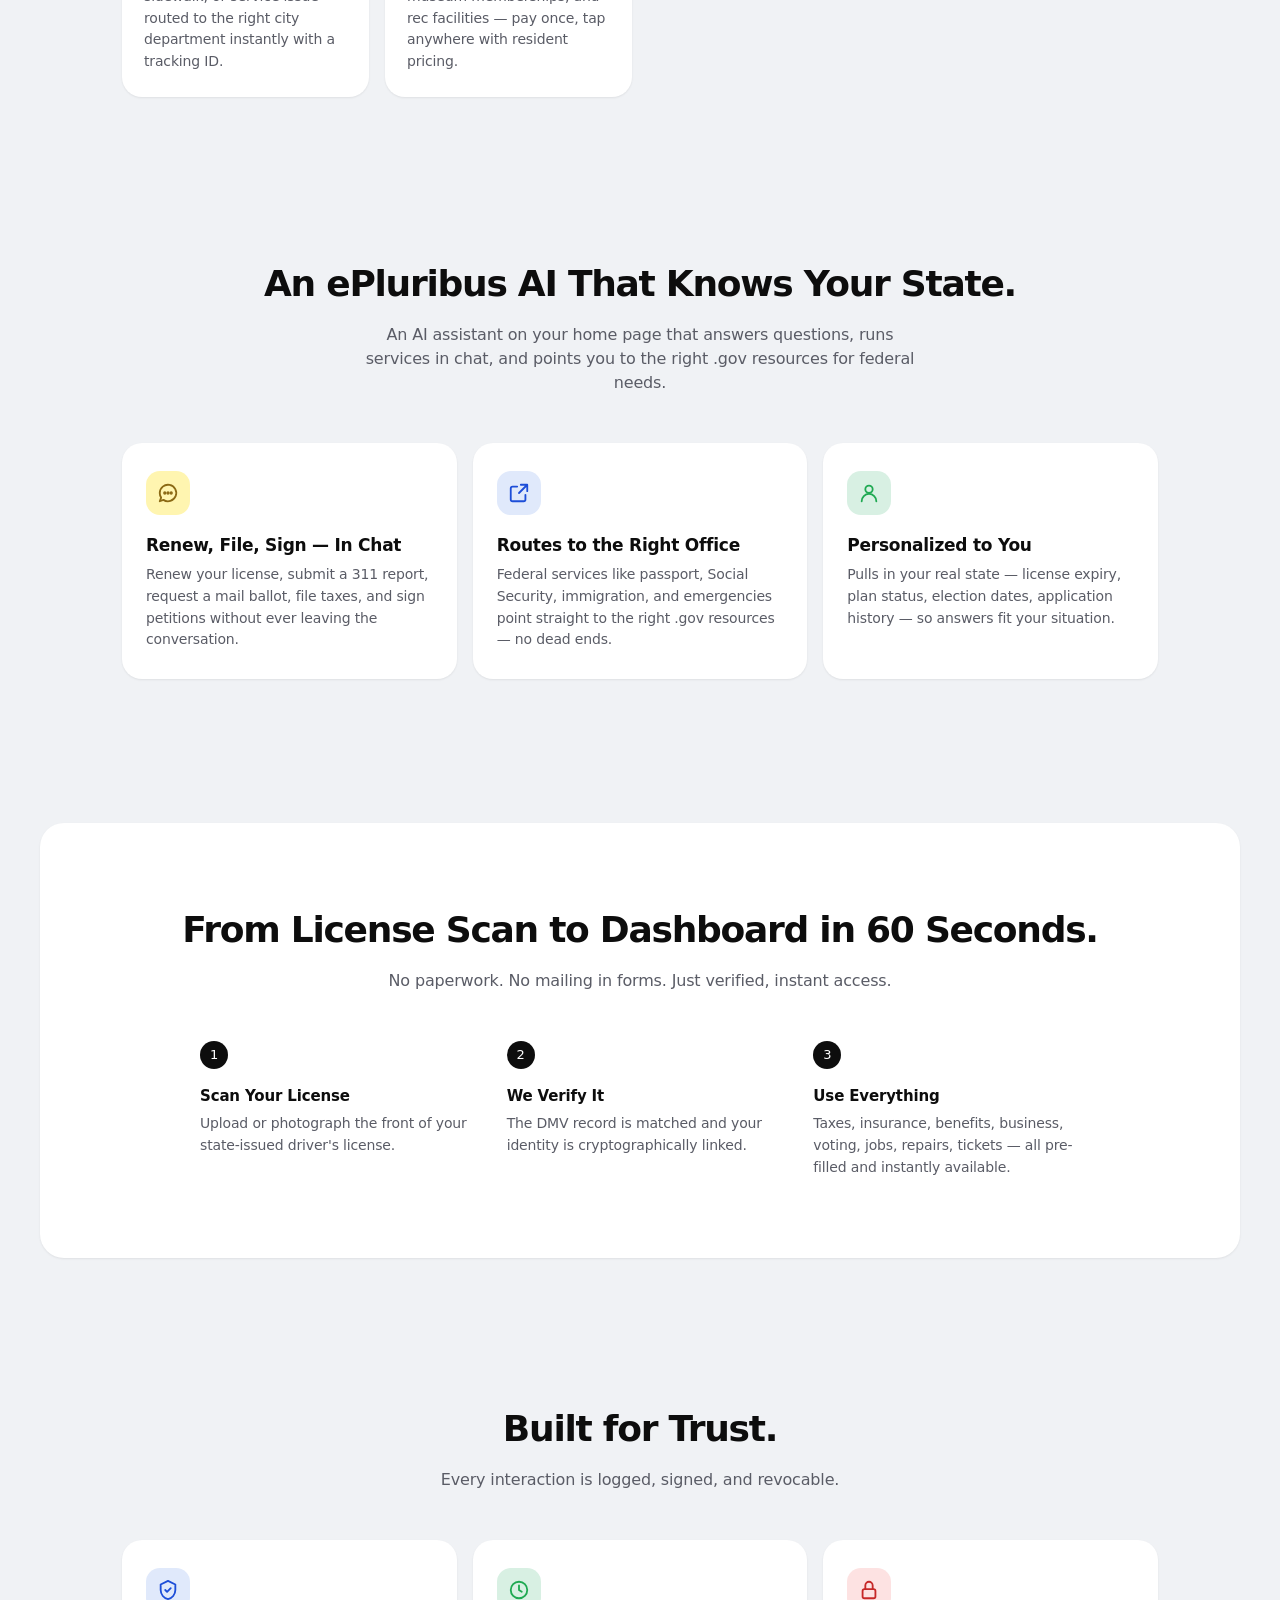
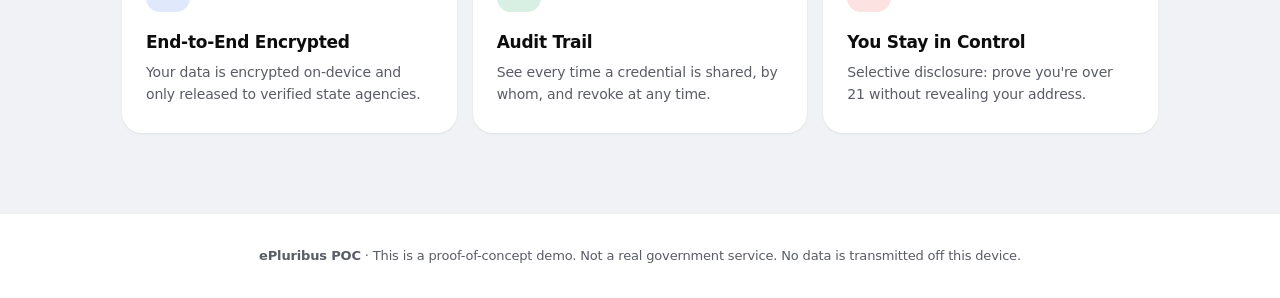
<file: jobs.html>
<!DOCTYPE html>
<html lang="en">
<head>
  <meta charset="UTF-8">
  <meta name="viewport" content="width=device-width, initial-scale=1.0">
  <title>Government jobs — ePluribus</title>
  <script>try{var t=JSON.parse(sessionStorage.getItem('civic_theme')||'null');if(t){var s=document.documentElement.style;s.setProperty('--license-accent',t.accent);s.setProperty('--license-deep',t.deep);}}catch(e){}</script>
  <link rel="stylesheet" href="css/styles.css">
</head>
<body data-page="jobs">
  <div class="app">
    <div id="sidebar-mount"></div>
    <main class="main-content">
      <div class="page-header page-header--lg">
        <div class="page-title">
          <h1>Government Jobs</h1>
          <p id="jobsSub">State, county, and federal openings — matched to your résumé.</p>
        </div>
      </div>

      <section class="feature-moment">
        <div class="feature-moment__body">
          <span class="feature-moment__chip">tomorrow · 10:00 AM</span>
          <h2 class="feature-moment__title">Your interview is&nbsp;tomorrow.</h2>
          <p class="feature-moment__sub">Civic Engagement Coordinator · 30-min video panel with Director Lopez at the Mayor's Office. We've pulled together a prep guide tailored to the role.</p>
          <div class="feature-moment__actions">
            <button class="btn btn-primary btn-lg" onclick="alert('Interview prep guide opens. (Demo)');">Open prep guide</button>
            <button class="text-link-action" onclick="alert('Added to your calendar. (Demo)');">Add to calendar →</button>
          </div>
        </div>
        <div class="feature-moment__art" aria-hidden="true">
          <svg viewBox="0 0 220 220" fill="none" stroke="currentColor" stroke-width="3" stroke-linecap="round" stroke-linejoin="round">
            <rect x="50" y="40" width="120" height="160" rx="10"/>
            <rect x="90" y="28" width="40" height="22" rx="5"/>
            <path d="M70 90 L77 97 L86 86"/>
            <line x1="98" y1="91" x2="150" y2="91" stroke-width="2.6"/>
            <path d="M70 122 L77 129 L86 118"/>
            <line x1="98" y1="123" x2="150" y2="123" stroke-width="2.6"/>
            <path d="M70 154 L77 161 L86 150"/>
            <line x1="98" y1="155" x2="150" y2="155" stroke-width="2.6"/>
            <line x1="70" y1="184" x2="138" y2="184" stroke-width="2.6"/>
          </svg>
        </div>
      </section>

      <h3 class="section-eyebrow">Open roles for you</h3>
      <div class="grid-2 section-mb-lg">
        <div class="focus-card">
          <div class="focus-card__chip focus-card__chip--info">Top match</div>
          <div class="focus-card__icon focus-card__icon--blue">
            <svg viewBox="0 0 24 24" fill="none" stroke="currentColor" stroke-width="2" stroke-linecap="round" stroke-linejoin="round"><path d="M12 19l7-7 3 3-7 7-3-3z"/><path d="M18 13l-1.5-7.5L2 2l3.5 14.5L13 18l5-5z"/><circle cx="6" cy="6" r="1.4"/></svg>
          </div>
          <h4 class="focus-card__title">Senior UX Designer</h4>
          <p class="focus-card__sub">Department of Technology</p>
          <div class="focus-card__meta">
            <span>$118k–$146k</span>
            <span>Hybrid · Sacramento</span>
          </div>
          <button class="btn btn-secondary" onclick="openApplyModal('Senior UX Designer', 'Department of Technology', '$118k – $146k', 'Hybrid · Sacramento');">Apply with profile</button>
        </div>

        <div class="focus-card">
          <div class="focus-card__chip focus-card__chip--info">Strong match</div>
          <div class="focus-card__icon focus-card__icon--purple">
            <svg viewBox="0 0 24 24" fill="none" stroke="currentColor" stroke-width="2" stroke-linecap="round" stroke-linejoin="round"><path d="M3 3v18h18"/><rect x="7" y="13" width="3" height="5"/><rect x="12" y="9" width="3" height="9"/><rect x="17" y="5" width="3" height="13"/></svg>
          </div>
          <h4 class="focus-card__title">Data Analyst II</h4>
          <p class="focus-card__sub">Department of Public Health</p>
          <div class="focus-card__meta">
            <span>$92k–$114k</span>
            <span>Remote (in-state)</span>
          </div>
          <button class="btn btn-secondary" onclick="openApplyModal('Data Analyst II', 'Department of Public Health', '$92k – $114k', 'Remote (in-state)');">Apply with profile</button>
        </div>

        <div class="focus-card">
          <div class="focus-card__chip focus-card__chip--neutral">Open</div>
          <div class="focus-card__icon focus-card__icon--green">
            <svg viewBox="0 0 24 24" fill="none" stroke="currentColor" stroke-width="2" stroke-linecap="round" stroke-linejoin="round"><path d="M12 2L4 14h4l-3 7h14l-3-7h4z"/><path d="M11 21v-3h2v3"/></svg>
          </div>
          <h4 class="focus-card__title">Park Ranger I</h4>
          <p class="focus-card__sub">State Parks</p>
          <div class="focus-card__meta">
            <span>$58k–$72k</span>
            <span>Topanga, CA</span>
          </div>
          <button class="btn btn-secondary" onclick="openApplyModal('Park Ranger I', 'State Parks', '$58k – $72k', 'Topanga, CA');">Apply with profile</button>
        </div>

        <div class="focus-card">
          <div class="focus-card__chip focus-card__chip--neutral">Open</div>
          <div class="focus-card__icon focus-card__icon--amber">
            <svg viewBox="0 0 24 24" fill="none" stroke="currentColor" stroke-width="2" stroke-linecap="round" stroke-linejoin="round"><path d="M3 6a2 2 0 0 1 2-2h5l2 3h7a2 2 0 0 1 2 2v9a2 2 0 0 1-2 2H5a2 2 0 0 1-2-2z"/><path d="M8 13h8M8 17h5"/></svg>
          </div>
          <h4 class="focus-card__title">Public Records Specialist</h4>
          <p class="focus-card__sub">County Clerk's Office</p>
          <div class="focus-card__meta">
            <span>$64k–$79k</span>
            <span>Onsite · Los Angeles</span>
          </div>
          <button class="btn btn-secondary" onclick="openApplyModal('Public Records Specialist', 'County Clerk’s Office', '$64k – $79k', 'Onsite · Los Angeles');">Apply with profile</button>
        </div>
      </div>

      <h3 class="section-eyebrow">Anything else</h3>
      <div class="quick-row">
        <a class="quick-action" href="#" onclick="event.preventDefault();alert('Applications list opens. (Demo)');">
          <svg viewBox="0 0 24 24" fill="none" stroke="currentColor" stroke-width="2" stroke-linecap="round" stroke-linejoin="round"><path d="M14 2H6a2 2 0 0 0-2 2v16a2 2 0 0 0 2 2h12a2 2 0 0 0 2-2V8z"/><polyline points="14 2 14 8 20 8"/><path d="M8 13h6M8 17h4"/></svg>
          <span>See my applications</span>
        </a>
        <a class="quick-action" href="#" onclick="event.preventDefault();alert('Saved searches editor opens. (Demo)');">
          <svg viewBox="0 0 24 24" fill="none" stroke="currentColor" stroke-width="2" stroke-linecap="round" stroke-linejoin="round"><circle cx="11" cy="11" r="7"/><path d="M21 21l-4.3-4.3"/></svg>
          <span>Manage saved searches</span>
        </a>
        <a class="quick-action" href="#" onclick="event.preventDefault();openProfileModal();">
          <svg viewBox="0 0 24 24" fill="none" stroke="currentColor" stroke-width="2" stroke-linecap="round" stroke-linejoin="round"><circle cx="12" cy="8" r="4"/><path d="M4 21a8 8 0 0 1 16 0"/></svg>
          <span>Update hiring profile</span>
        </a>
        <a class="quick-action" href="#" onclick="event.preventDefault();alert('Full openings list opens. (Demo)');">
          <svg viewBox="0 0 24 24" fill="none" stroke="currentColor" stroke-width="2" stroke-linecap="round" stroke-linejoin="round"><rect x="3" y="3" width="7" height="7" rx="1"/><rect x="14" y="3" width="7" height="7" rx="1"/><rect x="3" y="14" width="7" height="7" rx="1"/><rect x="14" y="14" width="7" height="7" rx="1"/></svg>
          <span>Browse all openings</span>
        </a>
      </div>
    </main>
  </div>

  <!-- Profile modal -->
  <div class="modal-backdrop" id="profileModal" hidden onclick="if(event.target===this)closeProfileModal()">
    <div class="modal-pane" role="dialog" aria-modal="true" aria-labelledby="profileTitle">
      <button class="modal-close" type="button" onclick="closeProfileModal()" aria-label="Close">
        <svg width="18" height="18" viewBox="0 0 24 24" fill="none" stroke="currentColor" stroke-width="2" stroke-linecap="round" stroke-linejoin="round"><path d="M18 6 6 18M6 6l12 12"/></svg>
      </button>
      <div class="modal-header">
        <span class="badge badge-info">Verified profile</span>
        <h2 id="profileTitle" class="mt-2" style="font-size:24px;font-weight:600;letter-spacing:-0.02em;line-height:1.2;">Edit Your Hiring Profile</h2>
        <p class="text-muted mt-2" style="font-size:15px;line-height:1.5;">Pre-filled from your verified ePluribus identity. Updates apply to all future applications.</p>
      </div>
      <div class="modal-body">
        <div class="grid-2 mb-6">
          <div class="form-row">
            <label>Full name</label>
            <input type="text" id="profileName" placeholder="—">
          </div>
          <div class="form-row">
            <label>Phone</label>
            <input type="tel" id="profilePhone" placeholder="—">
          </div>
          <div class="form-row">
            <label>Email</label>
            <input type="email" id="profileEmail" placeholder="—">
          </div>
          <div class="form-row">
            <label>Address</label>
            <input type="text" id="profileAddress" placeholder="—">
          </div>
          <div class="form-row" style="grid-column:1 / -1;">
            <label>Professional summary</label>
            <textarea id="profileSummary" rows="3" placeholder="A few lines on what you do and what you're looking for."></textarea>
          </div>
          <div class="form-row">
            <label>Years of experience</label>
            <select id="profileYears">
              <option>0–2 years</option>
              <option selected>3–5 years</option>
              <option>6–10 years</option>
              <option>10+ years</option>
            </select>
          </div>
          <div class="form-row">
            <label>Work authorization</label>
            <select id="profileAuth">
              <option selected>U.S. citizen</option>
              <option>Permanent resident</option>
              <option>Visa sponsorship needed</option>
            </select>
          </div>
          <div class="form-row" style="grid-column:1 / -1;">
            <label>Top skills</label>
            <input type="text" id="profileSkills" placeholder="Comma-separated, e.g. SQL, Figma, public speaking">
          </div>
        </div>

        <div class="card" style="background:var(--surface-2);padding:14px;margin-bottom:12px;">
          <div class="row-between" style="align-items:center;">
            <div style="display:flex;align-items:center;gap:10px;">
              <svg width="20" height="20" viewBox="0 0 24 24" fill="none" stroke="currentColor" stroke-width="2" stroke-linecap="round" stroke-linejoin="round"><path d="M14 2H6a2 2 0 0 0-2 2v16a2 2 0 0 0 2 2h12a2 2 0 0 0 2-2V8z"/><path d="M14 2v6h6"/></svg>
              <div>
                <div style="font-weight:500;font-size:14px;" id="profileResume">resume.pdf</div>
                <div class="text-sm text-muted">Last updated 2 weeks ago</div>
              </div>
            </div>
            <button class="btn btn-ghost" type="button" onclick="alert('Résumé upload would open. (Demo)');" style="font-size:13px;">Replace</button>
          </div>
        </div>

        <div class="card" style="background:var(--surface-2);padding:14px;margin-bottom:20px;">
          <div class="row-between" style="align-items:center;">
            <div style="display:flex;align-items:center;gap:10px;">
              <svg width="20" height="20" viewBox="0 0 24 24" fill="none" stroke="currentColor" stroke-width="2" stroke-linecap="round" stroke-linejoin="round"><path d="M17 21v-2a4 4 0 0 0-4-4H5a4 4 0 0 0-4 4v2"/><circle cx="9" cy="7" r="4"/><path d="M23 21v-2a4 4 0 0 0-3-3.87"/><path d="M16 3.13a4 4 0 0 1 0 7.75"/></svg>
              <div>
                <div style="font-weight:500;font-size:14px;">3 references on file</div>
                <div class="text-sm text-muted">Mitchell, Park, Singh · contactable on request</div>
              </div>
            </div>
            <button class="btn btn-ghost" type="button" onclick="alert('Reference manager would open. (Demo)');" style="font-size:13px;">Manage</button>
          </div>
        </div>

        <div class="row-between mt-6">
          <span class="text-sm text-muted">Changes save to your verified profile.</span>
          <div style="display:flex;gap:8px;">
            <button class="btn btn-ghost" type="button" onclick="closeProfileModal()">Cancel</button>
            <button class="btn btn-primary" type="button" onclick="saveProfile()">Save changes</button>
          </div>
        </div>
      </div>
    </div>
  </div>

  <!-- Apply modal -->
  <div class="modal-backdrop" id="applyModal" hidden onclick="if(event.target===this)closeApplyModal()">
    <div class="modal-pane" role="dialog" aria-modal="true" aria-labelledby="applyTitle">
      <button class="modal-close" type="button" onclick="closeApplyModal()" aria-label="Close">
        <svg width="18" height="18" viewBox="0 0 24 24" fill="none" stroke="currentColor" stroke-width="2" stroke-linecap="round" stroke-linejoin="round"><path d="M18 6 6 18M6 6l12 12"/></svg>
      </button>
      <div class="modal-header">
        <span class="badge badge-info" id="applyDept">Department</span>
        <h2 id="applyTitle" class="mt-2" style="font-size:24px;font-weight:600;letter-spacing:-0.02em;line-height:1.2;">Apply</h2>
        <p class="text-muted mt-2" style="font-size:15px;line-height:1.5;" id="applySub">Pre-filled from your verified ePluribus profile. Review, add a cover letter, and submit.</p>
      </div>
      <div class="modal-body">
        <div class="grid-2 mb-6" style="gap:12px;">
          <div class="info-field"><label>Position</label><div class="value" id="applyPosition">—</div></div>
          <div class="info-field"><label>Salary range</label><div class="value" id="applySalary">—</div></div>
          <div class="info-field"><label>Location</label><div class="value" id="applyLocation">—</div></div>
          <div class="info-field"><label>Applying as</label><div class="value" id="applyName">—</div></div>
        </div>

        <div class="card" style="background:var(--surface-2);padding:14px;margin-bottom:20px;">
          <div class="row-between" style="align-items:center;">
            <div style="display:flex;align-items:center;gap:10px;">
              <svg width="20" height="20" viewBox="0 0 24 24" fill="none" stroke="currentColor" stroke-width="2" stroke-linecap="round" stroke-linejoin="round"><path d="M14 2H6a2 2 0 0 0-2 2v16a2 2 0 0 0 2 2h12a2 2 0 0 0 2-2V8z"/><path d="M14 2v6h6"/></svg>
              <div>
                <div style="font-weight:500;font-size:14px;" id="applyResume">resume.pdf</div>
                <div class="text-sm text-muted">Last updated 2 weeks ago · attached automatically</div>
              </div>
            </div>
            <button class="btn btn-ghost" type="button" onclick="alert('Résumé manager would open. (Demo)');" style="font-size:13px;">Replace</button>
          </div>
        </div>

        <div class="form-row">
          <label>Cover letter</label>
          <textarea id="applyCover" rows="5" placeholder="Why this role, why now. Two or three short paragraphs is plenty."></textarea>
        </div>

        <div class="form-row" style="margin-top:14px;">
          <label style="display:flex;align-items:center;gap:8px;cursor:pointer;font-weight:400;">
            <input type="checkbox" id="applyRefs" checked style="width:auto;">
            <span>Include references from my profile (3 attached)</span>
          </label>
        </div>

        <div class="row-between mt-6">
          <span class="text-sm text-muted">You'll receive a confirmation by text within minutes.</span>
          <div style="display:flex;gap:8px;">
            <button class="btn btn-ghost" type="button" onclick="closeApplyModal()">Cancel</button>
            <button class="btn btn-primary" type="button" onclick="submitApply()">Submit application</button>
          </div>
        </div>
      </div>
    </div>
  </div>

  <script src="js/app.js"></script>
  <script>
    const u = getCitizen();
    if (u) {
      document.getElementById('jobsSub').textContent =
        `${u.stateName}, county, and federal openings — matched to your résumé.`;
    }

    function openApplyModal(title, dept, salary, location) {
      document.getElementById('applyTitle').textContent = title;
      document.getElementById('applyDept').textContent = dept;
      document.getElementById('applyPosition').textContent = title;
      document.getElementById('applySalary').textContent = salary || '—';
      document.getElementById('applyLocation').textContent = location || '—';
      const cu = getCitizen();
      const fullName = cu ? `${cu.firstName} ${cu.lastName}` : 'Your profile';
      document.getElementById('applyName').textContent = fullName;
      document.getElementById('applyResume').textContent =
        `${(cu ? cu.firstName.toLowerCase() + '-' + cu.lastName.toLowerCase() : 'resume')}-resume.pdf`;
      document.getElementById('applyCover').value = '';
      document.getElementById('applyModal').hidden = false;
      document.body.style.overflow = 'hidden';
      setTimeout(() => document.getElementById('applyCover').focus(), 50);
    }

    function closeApplyModal() {
      document.getElementById('applyModal').hidden = true;
      document.body.style.overflow = '';
    }

    function submitApply() {
      const title = document.getElementById('applyTitle').textContent;
      alert(`Application submitted for ${title}. You'll get a confirmation text shortly. (Demo)`);
      closeApplyModal();
    }

    function openProfileModal() {
      const cu = getCitizen();
      const fullName = cu ? `${cu.firstName} ${cu.lastName}` : '';
      const slug = cu ? `${cu.firstName.toLowerCase()}-${cu.lastName.toLowerCase()}` : 'resume';
      const phone = cu ? `(${cu.state === 'CA' ? '310' : '202'}) 555-${String(1000 + ((cu.firstName.length * 37 + cu.lastName.length * 17) % 9000)).padStart(4,'0')}` : '';
      const email = cu ? `${cu.firstName.toLowerCase()}.${cu.lastName.toLowerCase()}@mail.com` : '';
      const address = cu ? `${cu.address}, ${cu.city}, ${cu.state}` : '';
      document.getElementById('profileName').value = fullName;
      document.getElementById('profilePhone').value = phone;
      document.getElementById('profileEmail').value = email;
      document.getElementById('profileAddress').value = address;
      document.getElementById('profileSummary').value =
        'Experienced public-sector professional focused on citizen-facing service design and program delivery. Open to hybrid or remote roles in policy, research, or operations.';
      document.getElementById('profileSkills').value = 'Stakeholder facilitation, SQL, plain-language writing, civic tech, accessibility';
      document.getElementById('profileResume').textContent = `${slug}-resume.pdf`;
      document.getElementById('profileModal').hidden = false;
      document.body.style.overflow = 'hidden';
      setTimeout(() => document.getElementById('profileSummary').focus(), 50);
    }

    function closeProfileModal() {
      document.getElementById('profileModal').hidden = true;
      document.body.style.overflow = '';
    }

    function saveProfile() {
      alert('Profile saved. Future applications will use these details. (Demo)');
      closeProfileModal();
    }

    document.addEventListener('keydown', e => {
      if (e.key === 'Escape') {
        const apply = document.getElementById('applyModal');
        if (apply && !apply.hidden) { closeApplyModal(); return; }
        const profile = document.getElementById('profileModal');
        if (profile && !profile.hidden) closeProfileModal();
      }
    });
  </script>
</body>
</html>
</file>
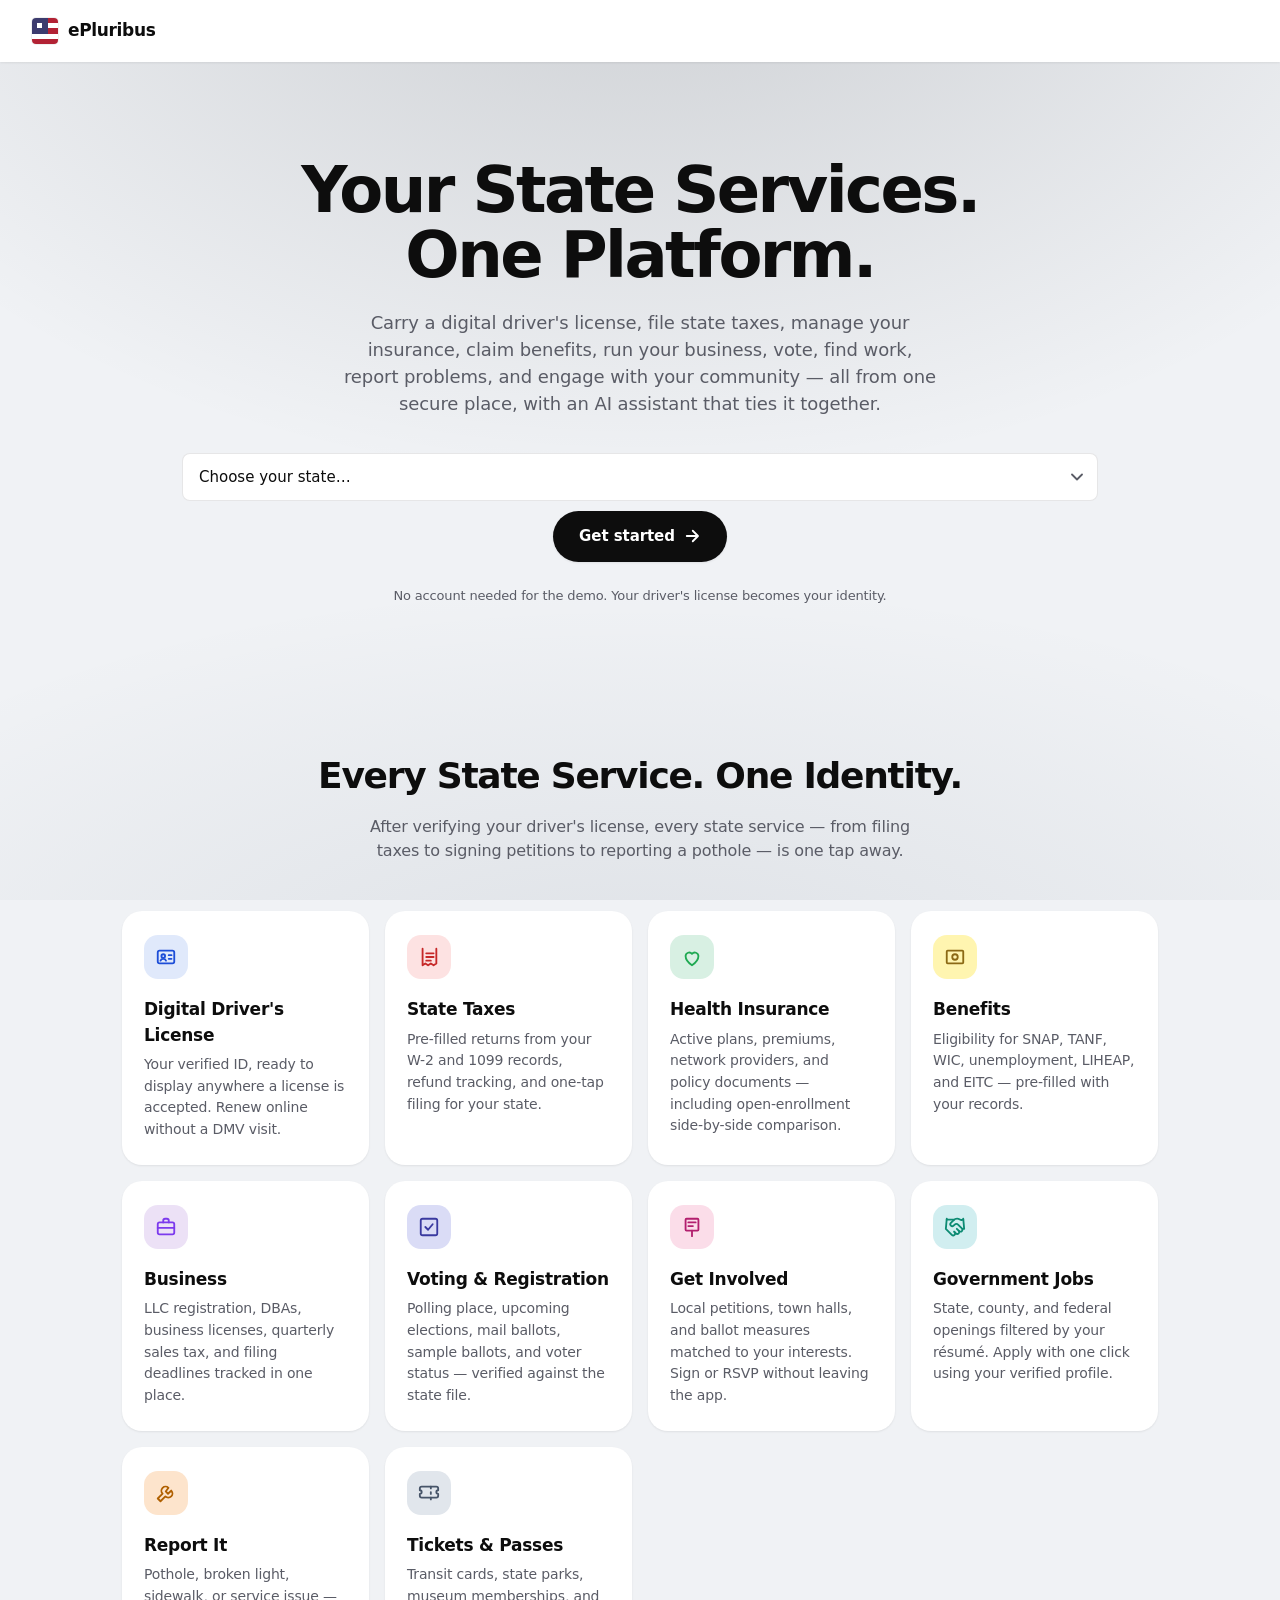
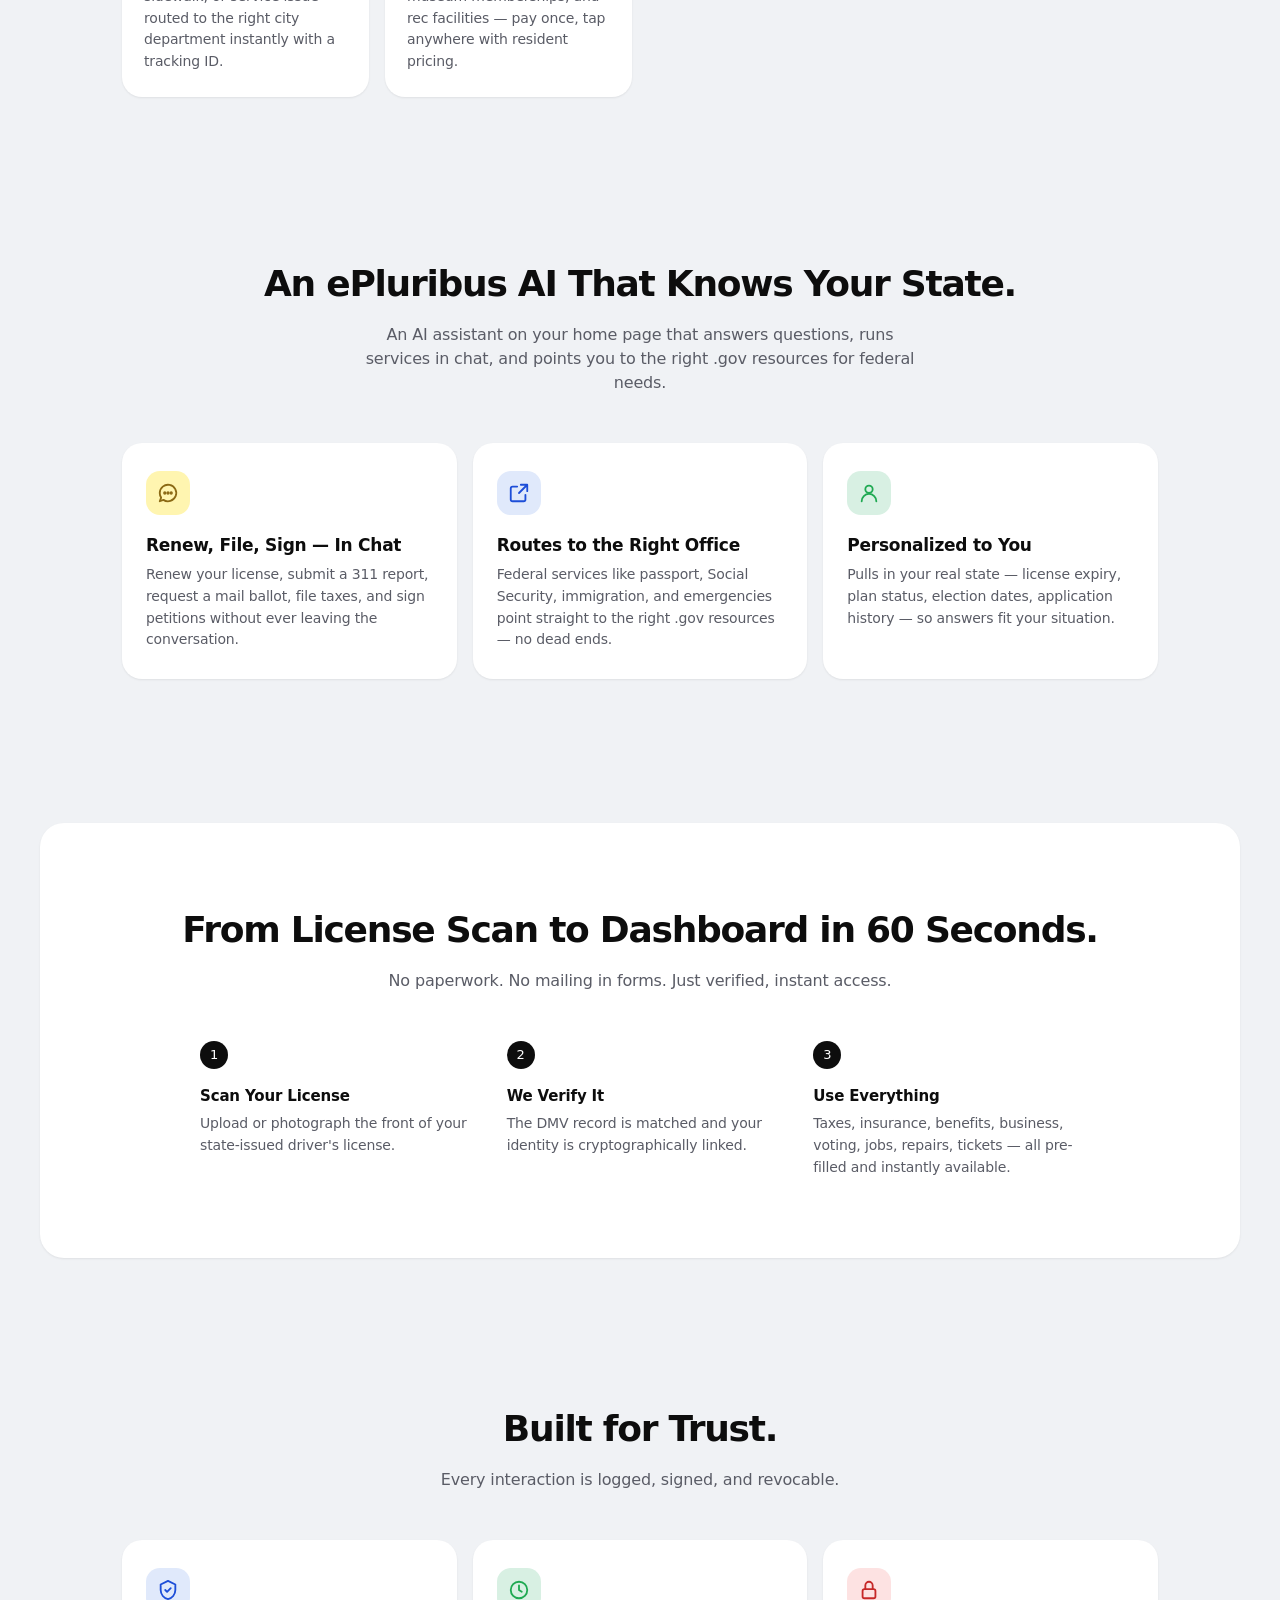
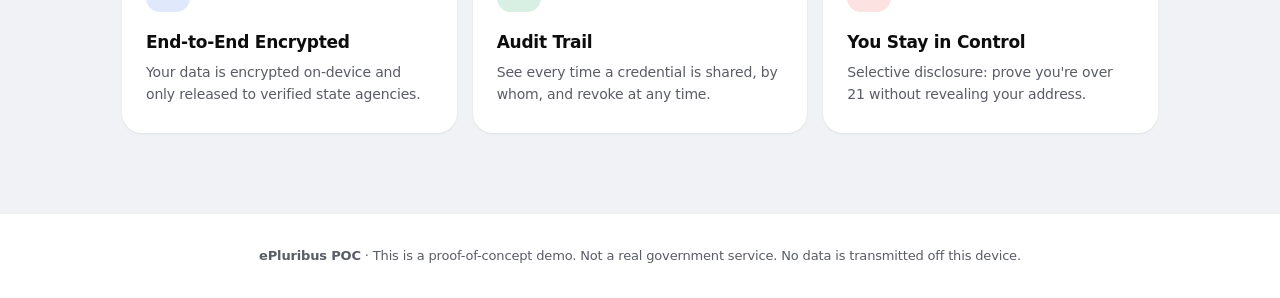
<file: license.html>
<!DOCTYPE html>
<html lang="en">
<head>
  <meta charset="UTF-8">
  <meta name="viewport" content="width=device-width, initial-scale=1.0">
  <title>Digital Wallet — ePluribus</title>
  <script>try{var t=JSON.parse(sessionStorage.getItem('civic_theme')||'null');if(t){var s=document.documentElement.style;s.setProperty('--license-accent',t.accent);s.setProperty('--license-deep',t.deep);}}catch(e){}</script>
  <link rel="stylesheet" href="css/styles.css">
</head>
<body data-page="license">
  <div class="app">
    <div id="sidebar-mount"></div>
    <main class="main-content">
      <div class="page-header">
        <div class="page-title">
          <h1>Digital Wallet</h1>
          <p>Your IDs, licenses, registrations, and credentials — all in one place. Tap a tab to switch.</p>
        </div>
      </div>

      <div class="doc-tabs" role="tablist">
        <button class="doc-tab active" type="button" data-doc="license" onclick="switchDoc('license')" role="tab" aria-selected="true">
          <svg width="16" height="16" viewBox="0 0 24 24" fill="none" stroke="currentColor" stroke-width="2" stroke-linecap="round" stroke-linejoin="round"><rect x="3" y="5" width="18" height="14" rx="2"/><circle cx="9" cy="11" r="2"/><path d="M15 10h3M15 14h3M6 16c.5-1.5 2-2 3-2s2.5.5 3 2"/></svg>
          <span>Driver's License</span>
        </button>
        <button class="doc-tab" type="button" data-doc="passport" onclick="switchDoc('passport')" role="tab" aria-selected="false">
          <svg width="16" height="16" viewBox="0 0 24 24" fill="none" stroke="currentColor" stroke-width="2" stroke-linecap="round" stroke-linejoin="round"><rect x="5" y="3" width="14" height="18" rx="1"/><circle cx="12" cy="11" r="3"/><path d="M8 17h8"/></svg>
          <span>Passport</span>
        </button>
        <button class="doc-tab" type="button" data-doc="hunting" onclick="switchDoc('hunting')" role="tab" aria-selected="false">
          <svg width="16" height="16" viewBox="0 0 24 24" fill="none" stroke="currentColor" stroke-width="2" stroke-linecap="round" stroke-linejoin="round"><path d="M12 2L7 9h2L5 15h2.5L3 21h18l-4.5-6H19l-4-6h2zm-1 17h2v3h-2z"/></svg>
          <span>Hunting</span>
        </button>
        <button class="doc-tab" type="button" data-doc="vehicle" onclick="switchDoc('vehicle')" role="tab" aria-selected="false">
          <svg width="16" height="16" viewBox="0 0 24 24" fill="none" stroke="currentColor" stroke-width="2" stroke-linecap="round" stroke-linejoin="round"><path d="M3 13l2-6h14l2 6M3 13v6h2v-2h14v2h2v-6M3 13h18"/><circle cx="7" cy="16" r="1"/><circle cx="17" cy="16" r="1"/></svg>
          <span>Vehicle Reg</span>
        </button>
        <button class="doc-tab" type="button" data-doc="birth" onclick="switchDoc('birth')" role="tab" aria-selected="false">
          <svg width="16" height="16" viewBox="0 0 24 24" fill="none" stroke="currentColor" stroke-width="2" stroke-linecap="round" stroke-linejoin="round"><path d="M4 5c0-1 1-2 2-2h12c1 0 2 1 2 2v14c0 1-1 2-2 2H6c-1 0-2-1-2-2z"/><path d="M8 8h8M8 12h8M8 16h5"/></svg>
          <span>Birth Cert</span>
        </button>
        <button class="doc-tab" type="button" data-doc="health" onclick="switchDoc('health')" role="tab" aria-selected="false">
          <svg width="16" height="16" viewBox="0 0 24 24" fill="none" stroke="currentColor" stroke-width="2" stroke-linecap="round" stroke-linejoin="round"><rect x="3" y="6" width="18" height="12" rx="2"/><path d="M3 11h18M7 15h3"/></svg>
          <span>Health Card</span>
        </button>
      </div>

      <!-- ============ DRIVER'S LICENSE ============ -->
      <div class="doc-panel active" data-doc="license">
        <div class="grid-2">
          <div>
            <div class="license-wrap">
             <div class="license-flip" id="licenseFlip" onclick="toggleQR()" role="button" tabindex="0" aria-label="Tap to flip the license — show QR for verification">
              <div class="license-flip-inner">
              <div class="license-card license-front" id="licenseCard">
                <div class="license-glyph" id="licGlyph" aria-hidden="true"></div>
                <div class="license-scrim" aria-hidden="true"></div>
                <div class="license-state" id="licState">CALIFORNIA</div>
                <div class="license-type">Driver's License · Class C</div>
                <div class="license-portrait" id="licPortrait">SM</div>
                <div class="license-fields">
                  <div class="license-name" id="licName">SARAH K. MITCHELL</div>
                  <div class="license-address" id="licAddress">—</div>
                  <div class="license-num-line">
                    <span>License No.</span>
                    <strong id="licNum">—</strong>
                  </div>
                </div>
                <div class="license-meta">
                  <div><span>Date of Birth</span><strong id="licDob">—</strong></div>
                  <div><span>Expires</span><strong id="licExp">—</strong></div>
                  <div><span>Sex</span><strong id="licSex">—</strong></div>
                  <div><span>Height</span><strong id="licHeight">—</strong></div>
                  <div><span>Weight</span><strong id="licWeight">—</strong></div>
                  <div><span>Eyes</span><strong id="licEyes">—</strong></div>
                  <div><span>Hair</span><strong id="licHair">—</strong></div>
                </div>
                <button class="license-share-btn" type="button" onclick="event.stopPropagation();shareLicense()" aria-label="Selective share — prove a single attribute without showing the rest of the license">
                  <svg width="16" height="16" viewBox="0 0 24 24" fill="none" stroke="currentColor" stroke-width="2" stroke-linecap="round" stroke-linejoin="round"><path d="M4 12v7a1 1 0 0 0 1 1h14a1 1 0 0 0 1-1v-7"/><path d="M16 6l-4-4-4 4"/><path d="M12 2v14"/></svg>
                </button>
                <div class="license-shine" aria-hidden="true"></div>
              </div>

              <div class="license-card license-back" aria-hidden="true">
                <div class="license-back-content">
                  <div class="license-back-state" id="licBackState">CALIFORNIA</div>
                  <div class="license-back-label">Driver's License</div>
                  <div class="license-qr-large" id="licQrLarge"></div>
                </div>
              </div>
              </div>
             </div>
            </div>
          </div>

          <div class="card">
            <div class="card-header">
              <div class="card-title">Renewal &amp; Updates</div>
              <span class="badge" id="renewalBadge"><span class="dot"></span>—</span>
            </div>

            <div class="scanned-info mb-4">
              <div class="info-field"><label>Current expiry</label><div class="value" id="renewCurrentExp">—</div></div>
              <div class="info-field"><label>Time remaining</label><div class="value" id="renewRemaining">—</div></div>
              <div class="info-field"><label>Last updated</label><div class="value" id="renewLastUpdated">—</div></div>
              <div class="info-field"><label>DMV visit required</label><div class="value">No · all online</div></div>
            </div>

            <div class="row" style="gap:8px;flex-wrap:wrap;">
              <button class="btn btn-primary" id="btnShowRenew" onclick="toggleRenewPane()">
                <svg width="16" height="16" viewBox="0 0 24 24" fill="none" stroke="currentColor" stroke-width="2" stroke-linecap="round" stroke-linejoin="round"><path d="M3 12a9 9 0 0 1 15-6.7L21 8"/><path d="M21 3v5h-5"/><path d="M21 12a9 9 0 0 1-15 6.7L3 16"/><path d="M3 21v-5h5"/></svg>
                Renew online
              </button>
              <button class="btn btn-secondary" id="btnShowUpdate" onclick="toggleUpdatePane()">
                <svg width="16" height="16" viewBox="0 0 24 24" fill="none" stroke="currentColor" stroke-width="2" stroke-linecap="round" stroke-linejoin="round"><path d="M12 20h9"/><path d="M16.5 3.5a2.121 2.121 0 0 1 3 3L7 19l-4 1 1-4z"/></svg>
                Update details
              </button>
            </div>
          </div>
        </div>
      </div>

      <!-- ============ PASSPORT ============ -->
      <div class="doc-panel" data-doc="passport" hidden>
        <div class="grid-2">
          <div>
           <div class="doc-flip" id="docFlipPassport" onclick="toggleDocFlip('passport')" role="button" tabindex="0" aria-label="Tap to flip — show QR for verification">
            <div class="doc-flip-inner">
            <div class="doc-card passport-card doc-front">
              <div class="passport-watermark"></div>
              <svg class="passport-flag" viewBox="0 0 38 20" xmlns="http://www.w3.org/2000/svg" aria-label="US flag">
                <rect width="38" height="20" fill="#ffffff"/>
                <g fill="#c8102e">
                  <rect y="0"    width="38" height="1.54"/>
                  <rect y="3.08" width="38" height="1.54"/>
                  <rect y="6.15" width="38" height="1.54"/>
                  <rect y="9.23" width="38" height="1.54"/>
                  <rect y="12.31" width="38" height="1.54"/>
                  <rect y="15.38" width="38" height="1.54"/>
                  <rect y="18.46" width="38" height="1.54"/>
                </g>
                <rect width="15.2" height="10.77" fill="#0b3d91"/>
                <g fill="#ffffff">
                  <circle cx="2.5"  cy="1.8" r="0.55"/>
                  <circle cx="5.0"  cy="1.8" r="0.55"/>
                  <circle cx="7.5"  cy="1.8" r="0.55"/>
                  <circle cx="10.0" cy="1.8" r="0.55"/>
                  <circle cx="12.5" cy="1.8" r="0.55"/>
                  <circle cx="3.75" cy="3.6" r="0.55"/>
                  <circle cx="6.25" cy="3.6" r="0.55"/>
                  <circle cx="8.75" cy="3.6" r="0.55"/>
                  <circle cx="11.25" cy="3.6" r="0.55"/>
                  <circle cx="2.5"  cy="5.4" r="0.55"/>
                  <circle cx="5.0"  cy="5.4" r="0.55"/>
                  <circle cx="7.5"  cy="5.4" r="0.55"/>
                  <circle cx="10.0" cy="5.4" r="0.55"/>
                  <circle cx="12.5" cy="5.4" r="0.55"/>
                  <circle cx="3.75" cy="7.2" r="0.55"/>
                  <circle cx="6.25" cy="7.2" r="0.55"/>
                  <circle cx="8.75" cy="7.2" r="0.55"/>
                  <circle cx="11.25" cy="7.2" r="0.55"/>
                  <circle cx="2.5"  cy="9.0" r="0.55"/>
                  <circle cx="5.0"  cy="9.0" r="0.55"/>
                  <circle cx="7.5"  cy="9.0" r="0.55"/>
                  <circle cx="10.0" cy="9.0" r="0.55"/>
                  <circle cx="12.5" cy="9.0" r="0.55"/>
                </g>
              </svg>
              <div class="passport-header">
                <div class="passport-country">UNITED STATES OF AMERICA</div>
                <div class="passport-type">Passport · Passeport · Pasaporte</div>
              </div>
              <div class="passport-photo" id="passPhoto">SM</div>
              <div class="passport-fields">
                <div class="passport-meta">
                  <div><span>Type</span><strong>P</strong></div>
                  <div><span>Country</span><strong>USA</strong></div>
                  <div><span>Passport No.</span><strong id="passNum">P12345678</strong></div>
                  <div><span>Surname</span><strong id="passSurname">MITCHELL</strong></div>
                  <div><span>Given names</span><strong id="passGiven">SARAH KATHLEEN</strong></div>
                  <div><span>Nationality</span><strong>UNITED STATES</strong></div>
                  <div><span>DOB</span><strong id="passDob">14 MAR 1991</strong></div>
                  <div><span>Sex</span><strong id="passSex">F</strong></div>
                  <div><span>Place of birth</span><strong id="passPob">CALIFORNIA, USA</strong></div>
                  <div><span>Expiry</span><strong id="passExp">04 MAY 2030</strong></div>
                </div>
              </div>
              <div class="passport-mrz" id="passMrz">P&lt;USAMITCHELL&lt;&lt;SARAH&lt;KATHLEEN&lt;&lt;&lt;&lt;&lt;&lt;&lt;&lt;&lt;&lt;&lt;&lt;</div>
              <div class="doc-shine" aria-hidden="true"></div>
            </div>
            <div class="doc-card doc-back passport-back" aria-hidden="true">
              <div class="doc-back-content">
                <div class="doc-back-state">UNITED STATES</div>
                <div class="doc-back-label">Passport</div>
                <div class="doc-qr-large" id="passQrLarge"></div>
              </div>
            </div>
            </div>
           </div>
          </div>

          <div class="card">
            <div class="card-header">
              <div class="card-title">Passport Management</div>
              <span class="badge badge-success"><span class="dot"></span>4 years remaining</span>
            </div>
            <div class="scanned-info mb-4">
              <div class="info-field"><label>Current expiry</label><div class="value">May 4, 2030</div></div>
              <div class="info-field"><label>Renewal eligibility</label><div class="value">Now (within 1 year of expiry)</div></div>
              <div class="info-field"><label>Standard renewal fee</label><div class="value">$130</div></div>
              <div class="info-field"><label>Processing time</label><div class="value">6–8 weeks · Expedited 2–3 weeks ($60)</div></div>
            </div>
            <div class="row" style="gap:8px;flex-wrap:wrap;">
              <button class="btn btn-primary" onclick="alert('Form DS-82 renewal flow opens. (Demo)');">Start DS-82 renewal</button>
              <button class="btn btn-secondary" onclick="alert('Travel advisory dashboard. (Demo)');">Travel advisories</button>
            </div>
          </div>
        </div>
      </div>

      <!-- ============ HUNTING LICENSE ============ -->
      <div class="doc-panel" data-doc="hunting" hidden>
        <div class="grid-2">
          <div>
           <div class="doc-flip" id="docFlipHunting" onclick="toggleDocFlip('hunting')" role="button" tabindex="0" aria-label="Tap to flip — show QR for verification">
            <div class="doc-flip-inner">
            <div class="doc-card hunting-card doc-front">
              <div class="hunting-watermark"></div>
              <div class="hunting-header">
                <div class="hunting-state" id="huntState">STATE OF CALIFORNIA</div>
                <div class="hunting-dept">Department of Fish &amp; Wildlife</div>
              </div>
              <div class="hunting-title">HUNTING LICENSE</div>
              <div class="hunting-name" id="huntName">SARAH K. MITCHELL</div>
              <div class="hunting-fields">
                <div><span>License #</span><strong id="huntNum">HUNT-CA-447821</strong></div>
                <div><span>License Year</span><strong>2026 – 2027</strong></div>
                <div><span>Resident</span><strong>YES</strong></div>
                <div><span>Hunter Ed</span><strong>VERIFIED</strong></div>
              </div>
              <div class="hunting-tags">
                <span class="hunting-tag">Deer Tag A1</span>
                <span class="hunting-tag">Waterfowl</span>
                <span class="hunting-tag">Upland Game</span>
              </div>
              <div class="doc-shine" aria-hidden="true"></div>
            </div>
            <div class="doc-card doc-back hunting-back" aria-hidden="true">
              <div class="doc-back-content">
                <div class="doc-back-state" id="huntBackState">CALIFORNIA</div>
                <div class="doc-back-label">Hunting License</div>
                <div class="doc-qr-large" id="huntQrLarge"></div>
              </div>
            </div>
            </div>
           </div>
          </div>

          <div class="card">
            <div class="card-header">
              <div class="card-title">License Management</div>
              <span class="badge badge-warning"><span class="dot"></span>Expires Jun 30, 2027</span>
            </div>
            <div class="scanned-info mb-4">
              <div class="info-field"><label>License year</label><div class="value">Jul 1, 2026 – Jun 30, 2027</div></div>
              <div class="info-field"><label>Renewal opens</label><div class="value">May 1, 2027</div></div>
              <div class="info-field"><label>Resident fee</label><div class="value">$54.00 (annual)</div></div>
              <div class="info-field"><label>Tag inventory</label><div class="value">3 of 3 unused</div></div>
            </div>
            <div class="row" style="gap:8px;flex-wrap:wrap;">
              <button class="btn btn-primary" onclick="alert('Tag purchase flow. (Demo)');">Buy additional tags</button>
              <button class="btn btn-secondary" onclick="alert('Harvest log — record your catch. (Demo)');">Harvest log</button>
            </div>
          </div>
        </div>
      </div>

      <!-- ============ VEHICLE REGISTRATION ============ -->
      <div class="doc-panel" data-doc="vehicle" hidden>
        <div class="grid-2">
          <div>
           <div class="doc-flip" id="docFlipVehicle" onclick="toggleDocFlip('vehicle')" role="button" tabindex="0" aria-label="Tap to flip — show QR for verification">
            <div class="doc-flip-inner">
            <div class="doc-card vehicle-card doc-front">
              <div class="vehicle-stamp">REGISTERED</div>
              <div class="vehicle-header">
                <div class="vehicle-state" id="vehState">STATE OF CALIFORNIA</div>
                <div class="vehicle-dept">Department of Motor Vehicles</div>
              </div>
              <div class="vehicle-title">Vehicle Registration</div>
              <div class="vehicle-plate-row">
                <div class="vehicle-plate">9KZA204</div>
                <div class="vehicle-year">2027</div>
              </div>
              <div class="vehicle-fields">
                <div><span>VIN</span><strong>1FTFW1ET7DKD12345</strong></div>
                <div><span>Year / Make</span><strong>2021 Honda</strong></div>
                <div><span>Model / Body</span><strong>CR-V SUV</strong></div>
                <div><span>Color</span><strong>Silver</strong></div>
                <div><span>Owner</span><strong id="vehOwner">SARAH K. MITCHELL</strong></div>
                <div><span>Expires</span><strong>Apr 30, 2027</strong></div>
              </div>
              <div class="doc-shine" aria-hidden="true"></div>
            </div>
            <div class="doc-card doc-back vehicle-back" aria-hidden="true">
              <div class="doc-back-content">
                <div class="doc-back-state" id="vehBackState">CALIFORNIA</div>
                <div class="doc-back-label">Vehicle Registration</div>
                <div class="doc-qr-large" id="vehQrLarge"></div>
              </div>
            </div>
            </div>
           </div>
          </div>

          <div class="card">
            <div class="card-header">
              <div class="card-title">Registration Management</div>
              <span class="badge badge-success"><span class="dot"></span>Current until Apr 30, 2027</span>
            </div>
            <div class="scanned-info mb-4">
              <div class="info-field"><label>Current expiry</label><div class="value">April 30, 2027</div></div>
              <div class="info-field"><label>Annual fee</label><div class="value">$192.00</div></div>
              <div class="info-field"><label>Smog inspection</label><div class="value">Passed Mar 12, 2026 (next due 2028)</div></div>
              <div class="info-field"><label>Insurance on file</label><div class="value">State Farm · Policy #SF-104832</div></div>
            </div>
            <div class="row" style="gap:8px;flex-wrap:wrap;">
              <button class="btn btn-primary" onclick="alert('Renewal flow opens. (Demo)');">Renew online</button>
              <button class="btn btn-secondary" onclick="alert('Transfer ownership flow. (Demo)');">Transfer title</button>
            </div>
          </div>
        </div>
      </div>

      <!-- ============ BIRTH CERTIFICATE ============ -->
      <div class="doc-panel" data-doc="birth" hidden>
        <div class="grid-2">
          <div>
           <div class="doc-flip" id="docFlipBirth" onclick="toggleDocFlip('birth')" role="button" tabindex="0" aria-label="Tap to flip — show QR for verification">
            <div class="doc-flip-inner">
            <div class="doc-card birth-card doc-front">
              <div class="birth-corner birth-corner-tl"></div>
              <div class="birth-corner birth-corner-tr"></div>
              <div class="birth-corner birth-corner-bl"></div>
              <div class="birth-corner birth-corner-br"></div>
              <div class="birth-header">
                <div class="birth-state" id="birthState">STATE OF CALIFORNIA</div>
                <div class="birth-dept">Vital Records · County of Los Angeles</div>
              </div>
              <div class="birth-title">Certificate of Live Birth</div>
              <div class="birth-name" id="birthName">Sarah Kathleen Mitchell</div>
              <div class="birth-fields">
                <div><span>Date of Birth</span><strong id="birthDob">March 14, 1991</strong></div>
                <div><span>Place of Birth</span><strong id="birthPob">Los Angeles, California</strong></div>
                <div><span>Sex</span><strong id="birthSex">Female</strong></div>
                <div><span>Mother</span><strong>Jane Catherine Mitchell</strong></div>
                <div><span>Father</span><strong>Robert James Mitchell</strong></div>
                <div><span>Certificate #</span><strong id="birthCert">BC-CA-19910314-4477</strong></div>
              </div>
              <div class="birth-seal" aria-hidden="true">
                <span>OFFICIAL<br>SEAL</span>
              </div>
              <div class="doc-shine" aria-hidden="true"></div>
            </div>
            <div class="doc-card doc-back birth-back" aria-hidden="true">
              <div class="doc-back-content">
                <div class="doc-back-state" id="birthBackState">CALIFORNIA</div>
                <div class="doc-back-label">Birth Certificate</div>
                <div class="doc-qr-large" id="birthQrLarge"></div>
              </div>
            </div>
            </div>
           </div>
          </div>

          <div class="card">
            <div class="card-header">
              <div class="card-title">Vital Record Options</div>
              <span class="badge badge-info"><span class="dot"></span>3 certified copies issued</span>
            </div>
            <div class="scanned-info mb-4">
              <div class="info-field"><label>Certified copy</label><div class="value">$25 · Mails in 3–5 business days</div></div>
              <div class="info-field"><label>Expedited copy</label><div class="value">$45 · 1–2 business days</div></div>
              <div class="info-field"><label>Long-form vs short-form</label><div class="value">Both available</div></div>
              <div class="info-field"><label>Apostille (international use)</label><div class="value">$26 + processing</div></div>
            </div>
            <div class="row" style="gap:8px;flex-wrap:wrap;">
              <button class="btn btn-primary" onclick="alert('Certified copy order — $25, mails to address on file. (Demo)');">Order certified copy</button>
              <button class="btn btn-secondary" onclick="alert('Name change petition opens. (Demo)');">Petition name change</button>
            </div>
          </div>
        </div>
      </div>

      <!-- ============ HEALTH INSURANCE CARD ============ -->
      <div class="doc-panel" data-doc="health" hidden>
        <div class="grid-2">
          <div>
           <div class="doc-flip" id="docFlipHealth" onclick="toggleDocFlip('health')" role="button" tabindex="0" aria-label="Tap to flip — show QR for verification">
            <div class="doc-flip-inner">
            <div class="doc-card health-card doc-front">
              <div class="health-header">
                <div class="health-provider">BlueShield</div>
                <div class="health-tier">Gold PPO 2000</div>
              </div>
              <div class="health-name" id="healthName">SARAH K MITCHELL</div>
              <div class="health-fields">
                <div><span>Member ID</span><strong>XJP-2841-04</strong></div>
                <div><span>Group #</span><strong>G-4421</strong></div>
                <div><span>BIN</span><strong>003858</strong></div>
                <div><span>RxPCN</span><strong>BSCN</strong></div>
                <div><span>Effective</span><strong>01/01/2024</strong></div>
                <div><span>Network</span><strong>PPO Plus</strong></div>
              </div>
              <div class="health-copays">
                <div><span>PCP</span><strong>$30</strong></div>
                <div><span>Specialist</span><strong>$50</strong></div>
                <div><span>Urgent Care</span><strong>$75</strong></div>
                <div><span>ER</span><strong>$300</strong></div>
              </div>
              <div class="health-rx" aria-hidden="true">Rx</div>
              <div class="doc-shine" aria-hidden="true"></div>
            </div>
            <div class="doc-card doc-back health-back" aria-hidden="true">
              <div class="doc-back-content">
                <div class="doc-back-state">BLUESHIELD</div>
                <div class="doc-back-label">Member Card</div>
                <div class="doc-qr-large" id="healthQrLarge"></div>
              </div>
            </div>
            </div>
           </div>
          </div>

          <div class="card">
            <div class="card-header">
              <div class="card-title">Insurance Management</div>
              <span class="badge badge-success"><span class="dot"></span>Active until Dec 31, 2026</span>
            </div>
            <div class="scanned-info mb-4">
              <div class="info-field"><label>Current premium</label><div class="value">$385 / month</div></div>
              <div class="info-field"><label>YTD out-of-pocket</label><div class="value">$1,247 of $7,500 max</div></div>
              <div class="info-field"><label>Open enrollment</label><div class="value">Nov 1 – Dec 15, 2026</div></div>
              <div class="info-field"><label>Auto-renewal</label><div class="value">On · same plan</div></div>
            </div>
            <div class="row" style="gap:8px;flex-wrap:wrap;">
              <a class="btn btn-primary" href="healthcare.html">Manage plans &amp; coverage</a>
              <button class="btn btn-secondary" onclick="alert('Network search — find in-network providers. (Demo)');">Find provider</button>
            </div>
          </div>
        </div>
      </div>

      <!-- ============ Per-doc Full Credential Details ============ -->

      <!-- License: Full Credential Details (was the right column of the doc-panel grid;
           moved out and made full-width so it doesn't create an awkward gap next to the
           shorter license card. The Renewal & Updates card now sits in the right column.) -->
      <div class="card mt-6" data-doc-section="license">
        <div class="card-header">
          <div class="card-title">Full Credential Details</div>
          <span class="badge badge-success"><span class="dot"></span>Verified</span>
        </div>
        <div class="scanned-info" id="details"></div>
      </div>

      <!-- Passport: Full Credential Details -->
      <div class="card mt-6" data-doc-section="passport" hidden>
        <div class="card-header">
          <div class="card-title">Full Credential Details</div>
          <span class="badge badge-success"><span class="dot"></span>Verified</span>
        </div>
        <div class="scanned-info">
          <div class="info-field full"><label>Issuing Authority</label><div class="value">U.S. Department of State</div></div>
          <div class="info-field"><label>Type</label><div class="value">P · Regular tourist</div></div>
          <div class="info-field"><label>Endorsements</label><div class="value">None</div></div>
          <div class="info-field"><label>Date of Issue</label><div class="value">May 5, 2020</div></div>
          <div class="info-field"><label>Date of Expiry</label><div class="value">May 4, 2030</div></div>
          <div class="info-field"><label>Pages</label><div class="value">52 (visa pages)</div></div>
          <div class="info-field"><label>RFID Chip</label><div class="value">Active · ICAO 9303</div></div>
          <div class="info-field full"><label>Authorized Travel</label><div class="value">All countries except OFAC-restricted</div></div>
        </div>
      </div>

      <!-- Hunting: Full Credential Details -->
      <div class="card mt-6" data-doc-section="hunting" hidden>
        <div class="card-header">
          <div class="card-title">Full Credential Details</div>
          <span class="badge badge-success"><span class="dot"></span>Active</span>
        </div>
        <div class="scanned-info">
          <div class="info-field full"><label>Issuing Authority</label><div class="value" id="huntAuthority">California Department of Fish &amp; Wildlife</div></div>
          <div class="info-field"><label>License Year</label><div class="value">Jul 1, 2026 – Jun 30, 2027</div></div>
          <div class="info-field"><label>Resident Status</label><div class="value">In-state resident</div></div>
          <div class="info-field"><label>Hunter Education</label><div class="value">Cert #HE-22041</div></div>
          <div class="info-field"><label>Tags Issued</label><div class="value">3 (deer, waterfowl, upland)</div></div>
          <div class="info-field"><label>Tags Used</label><div class="value">0 of 3</div></div>
          <div class="info-field"><label>Bag Limits</label><div class="value">Per zone &amp; season</div></div>
          <div class="info-field"><label>Public Lands Access</label><div class="value">All state WMAs</div></div>
          <div class="info-field full"><label>Restrictions</label><div class="value">No mountain lion · No bighorn sheep without separate tag</div></div>
        </div>
      </div>

      <!-- Vehicle: Full Credential Details -->
      <div class="card mt-6" data-doc-section="vehicle" hidden>
        <div class="card-header">
          <div class="card-title">Full Credential Details</div>
          <span class="badge badge-success"><span class="dot"></span>Current</span>
        </div>
        <div class="scanned-info">
          <div class="info-field full"><label>Registered Owner</label><div class="value" id="vehDetailOwner">Sarah K. Mitchell</div></div>
          <div class="info-field full"><label>Owner Address</label><div class="value" id="vehAddr">—</div></div>
          <div class="info-field"><label>Plate Number</label><div class="value">9KZA204</div></div>
          <div class="info-field"><label>VIN</label><div class="value">1FTFW1ET7DKD12345</div></div>
          <div class="info-field"><label>Year / Make / Model</label><div class="value">2021 Honda CR-V</div></div>
          <div class="info-field"><label>Body Style</label><div class="value">Sport Utility</div></div>
          <div class="info-field"><label>Fuel</label><div class="value">Gasoline · 28 MPG</div></div>
          <div class="info-field"><label>Registration Class</label><div class="value">Passenger</div></div>
          <div class="info-field"><label>Smog Inspection</label><div class="value">Mar 2026 · Pass</div></div>
          <div class="info-field"><label>Expires</label><div class="value">Apr 30, 2027</div></div>
        </div>
      </div>

      <!-- Birth: Full Credential Details -->
      <div class="card mt-6" data-doc-section="birth" hidden>
        <div class="card-header">
          <div class="card-title">Full Credential Details</div>
          <span class="badge badge-success"><span class="dot"></span>On file</span>
        </div>
        <div class="scanned-info">
          <div class="info-field full"><label>Registrar</label><div class="value">Los Angeles County Registrar-Recorder</div></div>
          <div class="info-field"><label>Certificate Number</label><div class="value">BC-CA-19910314-4477</div></div>
          <div class="info-field"><label>Filed</label><div class="value">March 15, 1991</div></div>
          <div class="info-field"><label>Status</label><div class="value">Certified · Long form</div></div>
          <div class="info-field"><label>Sex on Certificate</label><div class="value">Female</div></div>
          <div class="info-field"><label>Hospital</label><div class="value">Cedars-Sinai Medical Center</div></div>
          <div class="info-field"><label>Attendant</label><div class="value">Dr. Linda K. Park, MD</div></div>
          <div class="info-field"><label>Mother's maiden name</label><div class="value">Jane Catherine Anderson</div></div>
          <div class="info-field"><label>Father</label><div class="value">Robert James Mitchell</div></div>
          <div class="info-field"><label>Certified copies issued</label><div class="value">3 (latest Jul 2024)</div></div>
        </div>
      </div>

      <!-- Health: Full Credential Details -->
      <div class="card mt-6" data-doc-section="health" hidden>
        <div class="card-header">
          <div class="card-title">Full Credential Details</div>
          <span class="badge badge-success"><span class="dot"></span>Active</span>
        </div>
        <div class="scanned-info">
          <div class="info-field full"><label>Carrier</label><div class="value">Blue Shield of California (Carrier #BC-44021)</div></div>
          <div class="info-field"><label>Plan Name</label><div class="value">Gold PPO 2000</div></div>
          <div class="info-field"><label>Plan Type</label><div class="value">PPO · Marketplace</div></div>
          <div class="info-field"><label>Member ID</label><div class="value">XJP-2841-04</div></div>
          <div class="info-field"><label>Group #</label><div class="value">G-4421</div></div>
          <div class="info-field"><label>BIN / RxPCN</label><div class="value">003858 / BSCN</div></div>
          <div class="info-field"><label>Effective</label><div class="value">January 1, 2024</div></div>
          <div class="info-field"><label>Plan Year</label><div class="value">2026 (renews Dec 31)</div></div>
          <div class="info-field"><label>Deductible</label><div class="value">$2,000 / yr</div></div>
          <div class="info-field"><label>OOP Max</label><div class="value">$7,500 / yr</div></div>
          <div class="info-field full"><label>Primary Care Provider</label><div class="value">Dr. Sarah Patel · UCLA Health</div></div>
        </div>
      </div>

      <!-- ============ Per-doc Recent Activity (license / passport / hunting only) ============ -->

      <!-- Driver's license: recent check-ins and scans -->
      <div class="card mt-6" data-doc-section="license">
        <div class="card-header">
          <div class="card-title">Recent Activity</div>
        </div>
        <ul class="list">
          <li class="list-item">
            <div class="list-item-icon"><svg width="18" height="18" viewBox="0 0 24 24" fill="none" stroke="currentColor" stroke-width="2" stroke-linecap="round" stroke-linejoin="round"><path d="M2 22V12h20v10"/><path d="M6 12V8a6 6 0 0 1 12 0v4"/></svg></div>
            <div class="list-item-content">
              <div class="list-item-title">TSA · LAX Airport</div>
              <div class="list-item-sub">Shared: name, photo, age over 18</div>
            </div>
            <div class="list-item-meta">Apr 28 · 6:14 AM</div>
          </li>
          <li class="list-item">
            <div class="list-item-icon"><svg width="18" height="18" viewBox="0 0 24 24" fill="none" stroke="currentColor" stroke-width="2" stroke-linecap="round" stroke-linejoin="round"><path d="M3 21h18M5 21V8l7-4 7 4v13M9 11h2M13 11h2M9 15h2M13 15h2"/></svg></div>
            <div class="list-item-content">
              <div class="list-item-title">Wells Fargo · account opening</div>
              <div class="list-item-sub">Shared: full identity (KYC)</div>
            </div>
            <div class="list-item-meta">Apr 14</div>
          </li>
          <li class="list-item">
            <div class="list-item-icon"><svg width="18" height="18" viewBox="0 0 24 24" fill="none" stroke="currentColor" stroke-width="2" stroke-linecap="round" stroke-linejoin="round"><path d="M3 12h4l3-9 4 18 3-9h4"/></svg></div>
            <div class="list-item-content">
              <div class="list-item-title">Trader Joe's · age verification</div>
              <div class="list-item-sub">Shared: age over 21 only</div>
            </div>
            <div class="list-item-meta">Apr 03</div>
          </li>
          <li class="list-item">
            <div class="list-item-icon"><svg width="18" height="18" viewBox="0 0 24 24" fill="none" stroke="currentColor" stroke-width="2" stroke-linecap="round" stroke-linejoin="round"><rect x="3" y="11" width="18" height="10" rx="2"/><path d="M7 11V7a5 5 0 0 1 10 0v4"/></svg></div>
            <div class="list-item-content">
              <div class="list-item-title">Hertz · vehicle pickup</div>
              <div class="list-item-sub">Shared: name, license number, address</div>
            </div>
            <div class="list-item-meta">Mar 22</div>
          </li>
        </ul>
      </div>

      <!-- Passport: recent check-ins and scans -->
      <div class="card mt-6" data-doc-section="passport" hidden>
        <div class="card-header">
          <div class="card-title">Recent Activity</div>
        </div>
        <ul class="list">
          <li class="list-item">
            <div class="list-item-icon"><svg width="18" height="18" viewBox="0 0 24 24" fill="none" stroke="currentColor" stroke-width="2" stroke-linecap="round" stroke-linejoin="round"><rect x="5" y="3" width="14" height="18" rx="1"/><path d="M9 7h6M9 11h6M9 15h4"/></svg></div>
            <div class="list-item-content">
              <div class="list-item-title">Customs &amp; Border Protection · LAX entry</div>
              <div class="list-item-sub">Shared: full passport scan + travel history</div>
            </div>
            <div class="list-item-meta">Mar 18</div>
          </li>
          <li class="list-item">
            <div class="list-item-icon"><svg width="18" height="18" viewBox="0 0 24 24" fill="none" stroke="currentColor" stroke-width="2" stroke-linecap="round" stroke-linejoin="round"><path d="M21 16v-2a4 4 0 0 0-4-4h-4l5-5-5-5"/><path d="M3 8v2a4 4 0 0 0 4 4h4l-5 5 5 5"/></svg></div>
            <div class="list-item-content">
              <div class="list-item-title">British Airways · LHR check-in</div>
              <div class="list-item-sub">Shared: name, passport number, nationality</div>
            </div>
            <div class="list-item-meta">Mar 17 · 9:42 AM</div>
          </li>
          <li class="list-item">
            <div class="list-item-icon"><svg width="18" height="18" viewBox="0 0 24 24" fill="none" stroke="currentColor" stroke-width="2" stroke-linecap="round" stroke-linejoin="round"><path d="M2 22V12h20v10"/><path d="M6 12V8a6 6 0 0 1 12 0v4"/></svg></div>
            <div class="list-item-content">
              <div class="list-item-title">TSA · LAX international gate</div>
              <div class="list-item-sub">Shared: name, photo, passport number</div>
            </div>
            <div class="list-item-meta">Mar 17 · 7:08 AM</div>
          </li>
          <li class="list-item">
            <div class="list-item-icon"><svg width="18" height="18" viewBox="0 0 24 24" fill="none" stroke="currentColor" stroke-width="2" stroke-linecap="round" stroke-linejoin="round"><path d="M3 21h18M5 21V11l7-7 7 7v10"/><path d="M9 21v-6h6v6"/></svg></div>
            <div class="list-item-content">
              <div class="list-item-title">Marriott Heathrow · hotel check-in</div>
              <div class="list-item-sub">Shared: passport scan for hotel registry</div>
            </div>
            <div class="list-item-meta">Mar 17</div>
          </li>
        </ul>
      </div>

      <!-- Hunting: recent logged harvests -->
      <div class="card mt-6" data-doc-section="hunting" hidden>
        <div class="card-header">
          <div class="card-title">Recent Activity</div>
        </div>
        <ul class="list">
          <li class="list-item">
            <div class="list-item-icon"><svg width="18" height="18" viewBox="0 0 24 24" fill="none" stroke="currentColor" stroke-width="2" stroke-linecap="round" stroke-linejoin="round"><circle cx="12" cy="12" r="9"/><circle cx="12" cy="12" r="5"/><circle cx="12" cy="12" r="1.5" fill="currentColor"/></svg></div>
            <div class="list-item-content">
              <div class="list-item-title">Wild turkey · Zone D-7</div>
              <div class="list-item-sub">3-bearded gobbler · spring season · Tag UPLAND-2</div>
            </div>
            <div class="list-item-meta">Apr 24</div>
          </li>
          <li class="list-item">
            <div class="list-item-icon"><svg width="18" height="18" viewBox="0 0 24 24" fill="none" stroke="currentColor" stroke-width="2" stroke-linecap="round" stroke-linejoin="round"><circle cx="12" cy="12" r="9"/><circle cx="12" cy="12" r="5"/><circle cx="12" cy="12" r="1.5" fill="currentColor"/></svg></div>
            <div class="list-item-content">
              <div class="list-item-title">Mallard ducks (2) · public marsh</div>
              <div class="list-item-sub">Late waterfowl season · Tag WATERFOWL</div>
            </div>
            <div class="list-item-meta">Dec 02, 2025</div>
          </li>
          <li class="list-item">
            <div class="list-item-icon"><svg width="18" height="18" viewBox="0 0 24 24" fill="none" stroke="currentColor" stroke-width="2" stroke-linecap="round" stroke-linejoin="round"><circle cx="12" cy="12" r="9"/><circle cx="12" cy="12" r="5"/><circle cx="12" cy="12" r="1.5" fill="currentColor"/></svg></div>
            <div class="list-item-content">
              <div class="list-item-title">Whitetail buck (4-pt, 145 lb) · Zone B-13</div>
              <div class="list-item-sub">General firearm season · Tag DEER-A1</div>
            </div>
            <div class="list-item-meta">Nov 14, 2025</div>
          </li>
        </ul>
      </div>
    </main>
  </div>

  <!-- Renew Online — pop-out modal -->
  <div class="modal-backdrop" id="renewModal" hidden onclick="if(event.target===this)closeRenewModal()">
    <div class="modal-pane" role="dialog" aria-modal="true" aria-labelledby="renewModalTitle">
      <button class="modal-close" type="button" onclick="closeRenewModal()" aria-label="Close">
        <svg width="18" height="18" viewBox="0 0 24 24" fill="none" stroke="currentColor" stroke-width="2" stroke-linecap="round" stroke-linejoin="round"><path d="M18 6 6 18M6 6l12 12"/></svg>
      </button>
      <div class="modal-header">
        <h2 id="renewModalTitle" style="font-size:24px;font-weight:600;letter-spacing:-0.02em;line-height:1.2;">Renew Your License Online</h2>
        <p class="text-muted mt-2" style="font-size:15px;line-height:1.5;">Submit electronically. Your digital license updates immediately; the physical card mails in 5–7 business days.</p>
      </div>
      <div class="modal-body" id="renewPane">
        <div class="grid-2 mb-4">
          <div class="form-row">
            <label>Renewal term</label>
            <select id="renewTerm" onchange="recalcRenewal()">
              <option value="4">4-year — Standard ($36.00)</option>
              <option value="8">8-year — REAL ID compliant ($68.00)</option>
            </select>
          </div>
          <div class="form-row">
            <label>New expiry</label>
            <input type="text" id="renewNewExp" readonly>
          </div>
        </div>

        <div class="form-row">
          <label style="display:flex;align-items:flex-start;gap:8px;font-weight:500;cursor:pointer;">
            <input type="checkbox" id="renewVision" style="width:auto;margin-top:2px;">
            <span>I attest that my vision meets state requirements (corrective lenses noted on the license if applicable).</span>
          </label>
        </div>
        <div class="form-row">
          <label style="display:flex;align-items:flex-start;gap:8px;font-weight:500;cursor:pointer;">
            <input type="checkbox" id="renewLegal" style="width:auto;margin-top:2px;">
            <span>I confirm there are no medical or legal changes that would disqualify me from holding a driver license.</span>
          </label>
        </div>
        <div class="form-row">
          <label>Photo</label>
          <div class="row" style="gap:10px;">
            <span class="badge badge-info"><span class="dot"></span>Use current photo on file</span>
            <button class="btn btn-ghost" style="font-size:13px;padding:6px 10px;" onclick="alert('Photo upload would open here. (Demo)');">Upload new</button>
          </div>
        </div>

        <div class="row-between mt-6">
          <div>
            <div class="text-sm text-muted">Total due today</div>
            <div class="text-xl" id="renewFee">$36.00</div>
          </div>
          <div class="row" style="gap:8px;">
            <button class="btn btn-ghost" onclick="closeRenewModal()">Cancel</button>
            <button class="btn btn-primary" onclick="submitRenewal()">Pay &amp; submit</button>
          </div>
        </div>

        <div id="renewSuccess" hidden class="banner-success mt-4">
          <svg width="20" height="20" viewBox="0 0 24 24" fill="none" stroke="currentColor" stroke-width="2.4" stroke-linecap="round" stroke-linejoin="round"><polyline points="20 6 9 17 4 12"/></svg>
          <div>Renewal accepted. Digital license updated · new expiry <strong id="renewSuccessDate"></strong>. A physical card has been mailed to your address on file.</div>
        </div>
      </div>
    </div>
  </div>

  <!-- Update Details — pop-out modal -->
  <div class="modal-backdrop" id="updateModal" hidden onclick="if(event.target===this)closeUpdateModal()">
    <div class="modal-pane" role="dialog" aria-modal="true" aria-labelledby="updateModalTitle">
      <button class="modal-close" type="button" onclick="closeUpdateModal()" aria-label="Close">
        <svg width="18" height="18" viewBox="0 0 24 24" fill="none" stroke="currentColor" stroke-width="2" stroke-linecap="round" stroke-linejoin="round"><path d="M18 6 6 18M6 6l12 12"/></svg>
      </button>
      <div class="modal-header">
        <h2 id="updateModalTitle" style="font-size:24px;font-weight:600;letter-spacing:-0.02em;line-height:1.2;">Update License Details</h2>
        <p class="text-muted mt-2" style="font-size:15px;line-height:1.5;">Address changes are free and effective immediately. Physical descriptors update on the next reissue or renewal.</p>
      </div>
      <div class="modal-body" id="updatePane">
        <div class="grid-2">
          <div class="form-row" style="grid-column:1 / -1;">
            <label>Street address</label>
            <input type="text" id="upAddr">
          </div>
          <div class="form-row">
            <label>City</label>
            <input type="text" id="upCity">
          </div>
          <div class="form-row">
            <label>ZIP</label>
            <input type="text" id="upZip" maxlength="10">
          </div>
          <div class="form-row">
            <label>Height</label>
            <input type="text" id="upHeight" placeholder="5'-06&quot;">
          </div>
          <div class="form-row">
            <label>Eye color</label>
            <select id="upEyes">
              <option value="BRN">Brown (BRN)</option>
              <option value="BLU">Blue (BLU)</option>
              <option value="GRN">Green (GRN)</option>
              <option value="HZL">Hazel (HZL)</option>
              <option value="GRY">Gray (GRY)</option>
              <option value="BLK">Black (BLK)</option>
            </select>
          </div>
          <div class="form-row">
            <label>Hair color</label>
            <select id="upHair">
              <option value="BRN">Brown (BRN)</option>
              <option value="BLK">Black (BLK)</option>
              <option value="BLN">Blonde (BLN)</option>
              <option value="RED">Red (RED)</option>
              <option value="GRY">Gray (GRY)</option>
              <option value="WHI">White (WHI)</option>
              <option value="BAL">Bald (BAL)</option>
            </select>
          </div>
        </div>

        <div class="row-between mt-4">
          <span class="text-sm text-muted">Address changes are free. ID reissue with descriptor updates: $12.50.</span>
          <div class="row" style="gap:8px;">
            <button class="btn btn-ghost" onclick="closeUpdateModal()">Cancel</button>
            <button class="btn btn-primary" onclick="submitUpdate()">Save changes</button>
          </div>
        </div>

        <div id="updateSuccess" hidden class="banner-success mt-4">
          <svg width="20" height="20" viewBox="0 0 24 24" fill="none" stroke="currentColor" stroke-width="2.4" stroke-linecap="round" stroke-linejoin="round"><polyline points="20 6 9 17 4 12"/></svg>
          <div>Details updated. Your license now reflects the new information.</div>
        </div>
      </div>
    </div>
  </div>

  <script src="js/app.js"></script>
  <script>
    // ============ Driver's License (existing) ============
    function formatDateShort(iso) {
      const d = new Date(iso + 'T00:00:00');
      const mm = String(d.getMonth() + 1).padStart(2, '0');
      const dd = String(d.getDate()).padStart(2, '0');
      const yy = String(d.getFullYear()).slice(-2);
      return `${mm}/${dd}/${yy}`;
    }

    function renderLicenseCard(u) {
      document.getElementById('licState').textContent = u.stateName.toUpperCase();
      document.getElementById('licName').textContent =
        `${u.lastName.toUpperCase()}, ${u.firstName.toUpperCase()} ${u.middleInitial}`;
      document.getElementById('licAddress').textContent =
        `${u.address.toUpperCase()} · ${u.city.toUpperCase()}, ${u.state} ${u.zip}`;
      document.getElementById('licDob').textContent = formatDateShort(u.dob);
      document.getElementById('licExp').textContent = formatDateShort(u.expires);
      document.getElementById('licSex').textContent = u.sex;
      document.getElementById('licHeight').textContent = u.height;
      document.getElementById('licWeight').textContent = u.weight || '135 lb';
      document.getElementById('licEyes').textContent = u.eyes;
      document.getElementById('licHair').textContent = u.hair || 'BRN';
      document.getElementById('licNum').textContent = u.licenseNumber;
      document.getElementById('licPortrait').textContent = u.initials;
    }

    function renderDetails(u) {
      const fields = [
        ['Issuing authority', `${u.stateName} DMV`, true],
        ['Class', u.class],
        ['Status', 'Active'],
        ['Issued', formatDateLong(u.issued)],
        ['Expires', formatDateLong(u.expires)],
        ['Height', u.height],
        ['Eyes', u.eyes],
        ['Address', `${u.address}, ${u.city}, ${u.state} ${u.zip}`, true],
      ];
      document.getElementById('details').innerHTML = fields.map(([l,v,full]) => `
        <div class="info-field${full ? ' full' : ''}">
          <label>${l}</label>
          <div class="value">${v}</div>
        </div>
      `).join('');
    }

    function daysUntil(iso) {
      const d = new Date(iso + 'T00:00:00');
      return Math.round((d - new Date()) / (1000 * 60 * 60 * 24));
    }

    function renderRenewalStatus(u) {
      const days = daysUntil(u.expires);
      let remaining, badgeClass, badgeText;
      if (days < 0) {
        remaining = `Expired ${-days} days ago`;
        badgeClass = 'badge-danger';
        badgeText = 'Expired';
      } else if (days < 60) {
        remaining = `${days} days`;
        badgeClass = 'badge-warning';
        badgeText = 'Renew now';
      } else if (days < 180) {
        remaining = `${days} days`;
        badgeClass = 'badge-warning';
        badgeText = 'Renewing soon';
      } else if (days < 365) {
        remaining = `${days} days`;
        badgeClass = 'badge-info';
        badgeText = 'Up to date';
      } else {
        const years = (days / 365).toFixed(1);
        remaining = `${years} years`;
        badgeClass = 'badge-success';
        badgeText = 'Up to date';
      }
      document.getElementById('renewCurrentExp').textContent = formatDateLong(u.expires);
      document.getElementById('renewRemaining').textContent = remaining;
      document.getElementById('renewLastUpdated').textContent = formatDateLong(u.issued);
      const badge = document.getElementById('renewalBadge');
      badge.className = `badge ${badgeClass}`;
      badge.innerHTML = `<span class="dot"></span>${badgeText}`;
    }

    function rerenderAll() {
      const u = getCitizen();
      if (!u) return;
      renderLicenseCard(u);
      renderDetails(u);
      renderRenewalStatus(u);
      renderOtherDocs(u);
    }

    function recalcRenewal() {
      const u = getCitizen();
      if (!u) return;
      const term = parseInt(document.getElementById('renewTerm').value, 10);
      const fee = term === 8 ? '$68.00' : '$36.00';
      const today = new Date();
      const currentExp = new Date(u.expires + 'T00:00:00');
      const base = currentExp > today ? currentExp : today;
      const newExp = new Date(base);
      newExp.setFullYear(newExp.getFullYear() + term);
      const iso = newExp.toISOString().split('T')[0];
      document.getElementById('renewNewExp').value = formatDateLong(iso);
      document.getElementById('renewNewExp').dataset.iso = iso;
      document.getElementById('renewFee').textContent = fee;
    }

    function openModal(id) {
      document.getElementById(id).hidden = false;
      document.body.style.overflow = 'hidden';
    }
    function closeModal(id) {
      document.getElementById(id).hidden = true;
      document.body.style.overflow = '';
    }

    function toggleRenewPane() {
      document.getElementById('renewSuccess').hidden = true;
      document.getElementById('renewVision').checked = false;
      document.getElementById('renewLegal').checked = false;
      recalcRenewal();
      openModal('renewModal');
    }
    function closeRenewModal() { closeModal('renewModal'); }

    function toggleUpdatePane() {
      const u = getCitizen();
      if (u) {
        document.getElementById('upAddr').value = u.address || '';
        document.getElementById('upCity').value = u.city || '';
        document.getElementById('upZip').value = u.zip || '';
        document.getElementById('upHeight').value = u.height || '';
        document.getElementById('upEyes').value = u.eyes || 'BRN';
        document.getElementById('upHair').value = u.hair || 'BRN';
      }
      document.getElementById('updateSuccess').hidden = true;
      openModal('updateModal');
    }
    function closeUpdateModal() { closeModal('updateModal'); }

    // Escape closes whichever renew/update modal is open.
    document.addEventListener('keydown', (e) => {
      if (e.key !== 'Escape') return;
      const renew = document.getElementById('renewModal');
      const update = document.getElementById('updateModal');
      if (renew && !renew.hidden) closeRenewModal();
      if (update && !update.hidden) closeUpdateModal();
    });

    function submitRenewal() {
      const vision = document.getElementById('renewVision').checked;
      const legal = document.getElementById('renewLegal').checked;
      if (!vision || !legal) {
        alert('Please complete both attestations before submitting. (Demo)');
        return;
      }
      const u = getCitizen();
      if (!u) return;
      const newIso = document.getElementById('renewNewExp').dataset.iso;
      u.expires = newIso;
      u.issued = new Date().toISOString().split('T')[0];
      setCitizen(u);
      rerenderAll();
      document.getElementById('renewSuccessDate').textContent = formatDateLong(newIso);
      document.getElementById('renewSuccess').hidden = false;
    }

    function submitUpdate() {
      const u = getCitizen();
      if (!u) return;
      u.address = document.getElementById('upAddr').value.trim() || u.address;
      u.city = document.getElementById('upCity').value.trim() || u.city;
      u.zip = document.getElementById('upZip').value.trim() || u.zip;
      u.height = document.getElementById('upHeight').value.trim() || u.height;
      u.eyes = document.getElementById('upEyes').value;
      u.hair = document.getElementById('upHair').value;
      setCitizen(u);
      rerenderAll();
      document.getElementById('updateSuccess').hidden = false;
    }

    function toggleQR() {
      const flip = document.getElementById('licenseFlip');
      const flipped = flip.classList.toggle('flipped');
      flip.setAttribute('aria-label', flipped
        ? 'Tap to flip the license back — show license front'
        : 'Tap to flip the license — show QR for verification');
    }

    function shareLicense() {
      alert('Selective disclosure: prove an attribute (e.g. age over 21) without revealing the rest of your license. (Demo)');
    }

    // Keyboard activation for the role="button" license flip.
    document.getElementById('licenseFlip')?.addEventListener('keydown', (e) => {
      if (e.key === 'Enter' || e.key === ' ') {
        e.preventDefault();
        toggleQR();
      }
    });

    // ============ Tab switching ============
    function switchDoc(doc) {
      document.querySelectorAll('.doc-tab').forEach(t => {
        const isActive = t.dataset.doc === doc;
        t.classList.toggle('active', isActive);
        t.setAttribute('aria-selected', isActive);
      });
      document.querySelectorAll('.doc-panel').forEach(p => {
        const isActive = p.dataset.doc === doc;
        p.classList.toggle('active', isActive);
        p.hidden = !isActive;
      });
      document.querySelectorAll('[data-doc-section]').forEach(s => {
        s.hidden = s.dataset.docSection !== doc;
      });
    }

    // ============ Per-doc flip-to-QR ============
    function toggleDocFlip(doc) {
      const id = 'docFlip' + doc.charAt(0).toUpperCase() + doc.slice(1);
      const flip = document.getElementById(id);
      if (!flip) return;
      const flipped = flip.classList.toggle('flipped');
      flip.setAttribute('aria-label', flipped
        ? 'Tap to flip back — show document front'
        : 'Tap to flip — show QR for verification');
    }

    // Keyboard activation for the role="button" doc flip wrappers.
    document.querySelectorAll('.doc-flip[role="button"]').forEach(el => {
      el.addEventListener('keydown', (e) => {
        if (e.key === 'Enter' || e.key === ' ') {
          e.preventDefault();
          el.click();
        }
      });
    });

    function genQr(data, size = 240) {
      const enc = encodeURIComponent(data);
      return `<img src="https://api.qrserver.com/v1/create-qr-code/?size=${size}x${size}&margin=2&qzone=1&data=${enc}" alt="QR code">`;
    }

    // ============ Other docs render ============
    function renderOtherDocs(u) {
      // Passport
      document.getElementById('passSurname').textContent = u.lastName.toUpperCase();
      document.getElementById('passGiven').textContent = `${u.firstName.toUpperCase()} KATHLEEN`;
      document.getElementById('passDob').textContent = formatDate(u.dob).toUpperCase();
      document.getElementById('passSex').textContent = u.sex;
      document.getElementById('passPob').textContent = `${u.stateName.toUpperCase()}, USA`;
      document.getElementById('passPhoto').textContent = u.initials;
      const passNumDigits = u.licenseNumber.replace(/[^0-9]/g, '').padEnd(8, '0').slice(0,8);
      const passNum = `P${passNumDigits}`;
      document.getElementById('passNum').textContent = passNum;
      const surnameClean = u.lastName.toUpperCase().replace(/[^A-Z]/g, '');
      const firstClean = u.firstName.toUpperCase().replace(/[^A-Z]/g, '');
      document.getElementById('passMrz').textContent =
        `P<USA${surnameClean}<<${firstClean}<KATHLEEN<<<<<<<<<<<<<<<<<`.slice(0,44);

      // Hunting
      document.getElementById('huntState').textContent = `STATE OF ${u.stateName.toUpperCase()}`;
      document.getElementById('huntName').textContent =
        `${u.firstName.toUpperCase()} ${u.middleInitial}. ${u.lastName.toUpperCase()}`;
      const huntNum = `HUNT-${u.state}-${passNumDigits.slice(-6)}`;
      document.getElementById('huntNum').textContent = huntNum;
      document.getElementById('huntAuthority').textContent = `${u.stateName} Department of Fish & Wildlife`;

      // Vehicle
      document.getElementById('vehState').textContent = `STATE OF ${u.stateName.toUpperCase()}`;
      document.getElementById('vehOwner').textContent =
        `${u.firstName.toUpperCase()} ${u.middleInitial}. ${u.lastName.toUpperCase()}`;
      document.getElementById('vehDetailOwner').textContent =
        `${u.firstName} ${u.middleInitial}. ${u.lastName}`;
      document.getElementById('vehAddr').textContent =
        `${u.address}, ${u.city}, ${u.state} ${u.zip}`;
      const vehPlate = '9KZA204';

      // Birth
      document.getElementById('birthState').textContent = `STATE OF ${u.stateName.toUpperCase()}`;
      document.getElementById('birthName').textContent =
        `${u.firstName} Kathleen ${u.lastName}`;
      document.getElementById('birthDob').textContent = formatDateLong(u.dob);
      document.getElementById('birthPob').textContent = `${u.city}, ${u.stateName}`;
      document.getElementById('birthSex').textContent = u.sex === 'F' ? 'Female' : (u.sex === 'M' ? 'Male' : u.sex);
      const birthCertNum = `BC-${u.state}-${u.dob.replace(/-/g,'')}-${passNumDigits.slice(-4)}`;
      document.getElementById('birthCert').textContent = birthCertNum;

      // Health
      document.getElementById('healthName').textContent =
        `${u.firstName.toUpperCase()} ${u.middleInitial} ${u.lastName.toUpperCase()}`;

      // Per-doc back state labels
      const stateUpper = u.stateName.toUpperCase();
      document.getElementById('huntBackState').textContent = stateUpper;
      document.getElementById('vehBackState').textContent = stateUpper;
      document.getElementById('birthBackState').textContent = stateUpper;

      // Per-doc QR codes (back face)
      document.getElementById('passQrLarge').innerHTML =
        genQr(`civic://verify/passport/${passNum}`);
      document.getElementById('huntQrLarge').innerHTML =
        genQr(`civic://verify/hunting/${u.state}/${huntNum}`);
      document.getElementById('vehQrLarge').innerHTML =
        genQr(`civic://verify/vehicle/${u.state}/${vehPlate}`);
      document.getElementById('birthQrLarge').innerHTML =
        genQr(`civic://verify/birth/${u.state}/${birthCertNum}`);
      document.getElementById('healthQrLarge').innerHTML =
        genQr(`civic://verify/health/XJP-2841-04`);
    }

    const u = getCitizen();
    if (u) {
      renderLicenseCard(u);
      renderDetails(u);
      renderRenewalStatus(u);
      renderOtherDocs(u);
      applyStateTheme(u.state);
      document.getElementById('licGlyph').style.backgroundImage =
        `url('${getStateFlagUrl(u.state)}')`;

      document.getElementById('licBackState').textContent = u.stateName.toUpperCase();
      const qrData = encodeURIComponent(`civic://verify/${u.state}/${u.licenseNumber}`);
      document.getElementById('licQrLarge').innerHTML =
        `<img src="https://api.qrserver.com/v1/create-qr-code/?size=240x240&margin=2&qzone=1&data=${qrData}" alt="QR code">`;
    }
  </script>
</body>
</html>
</file>
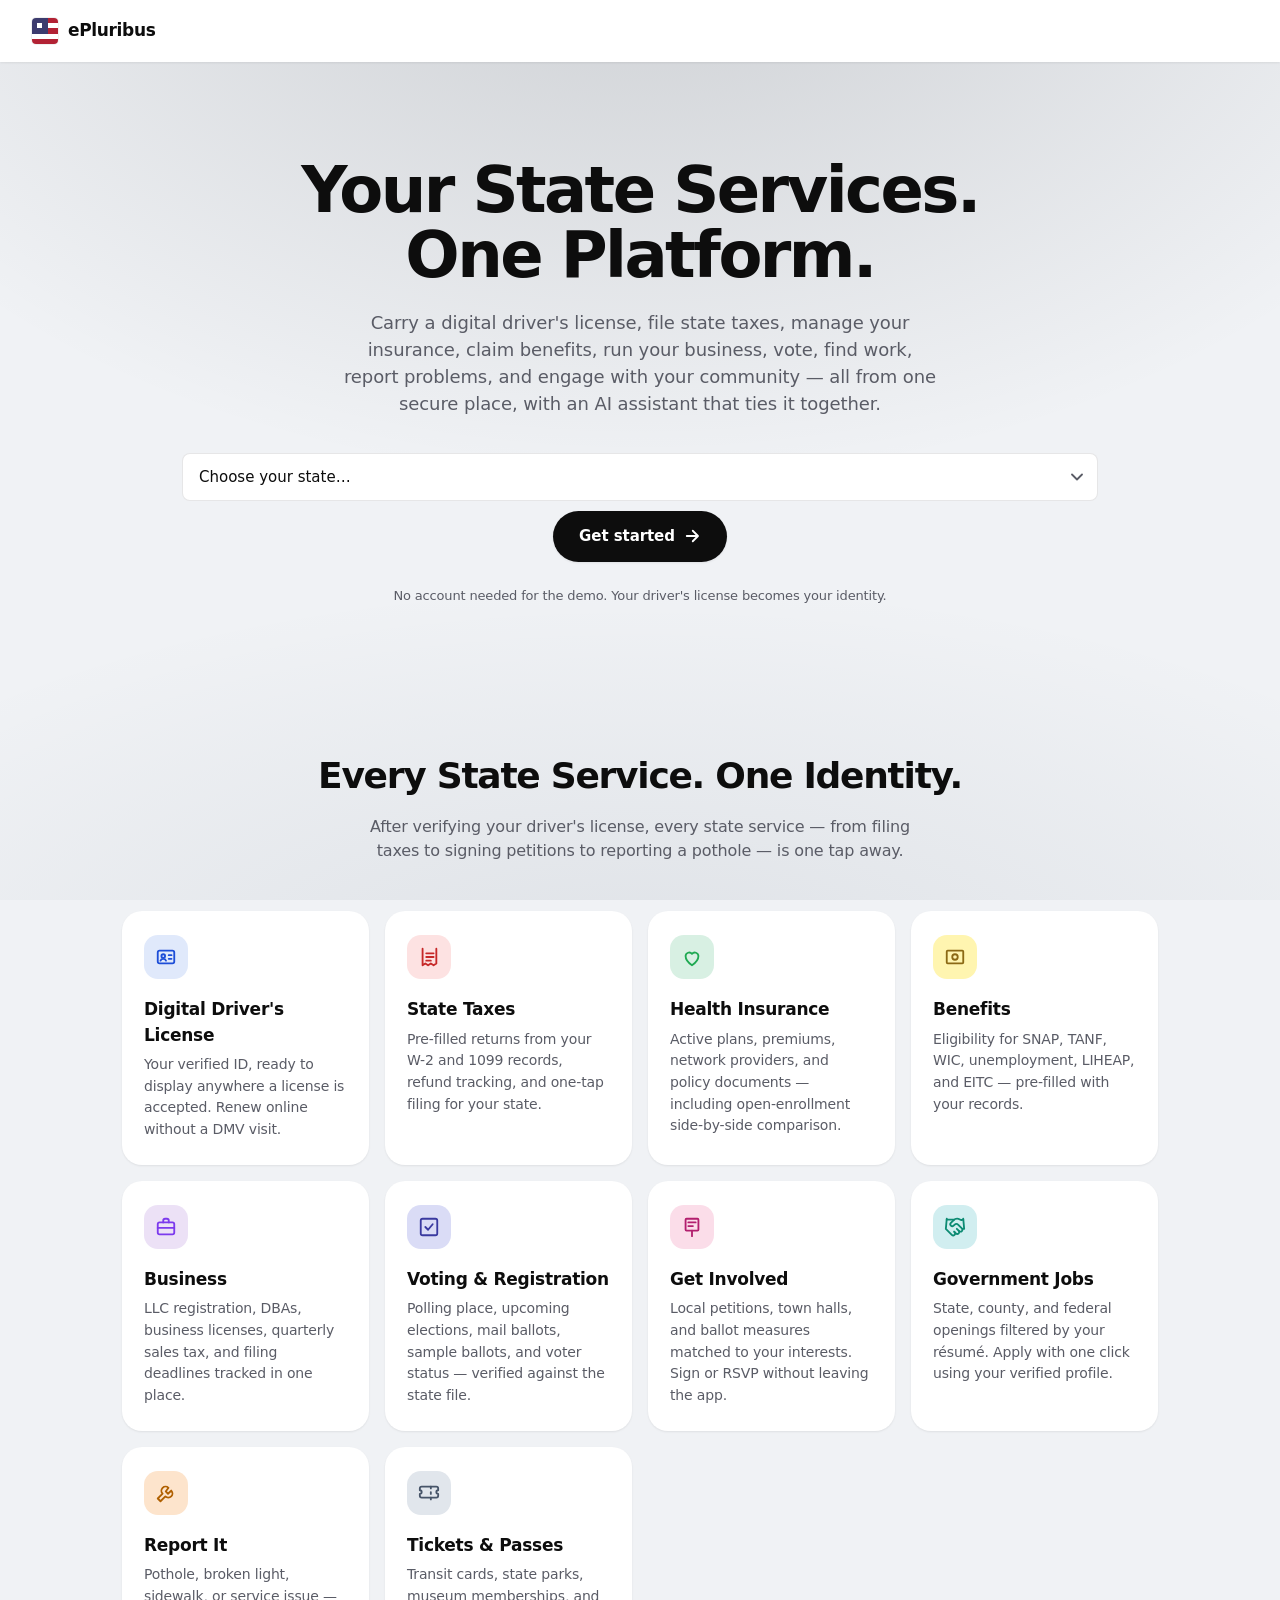
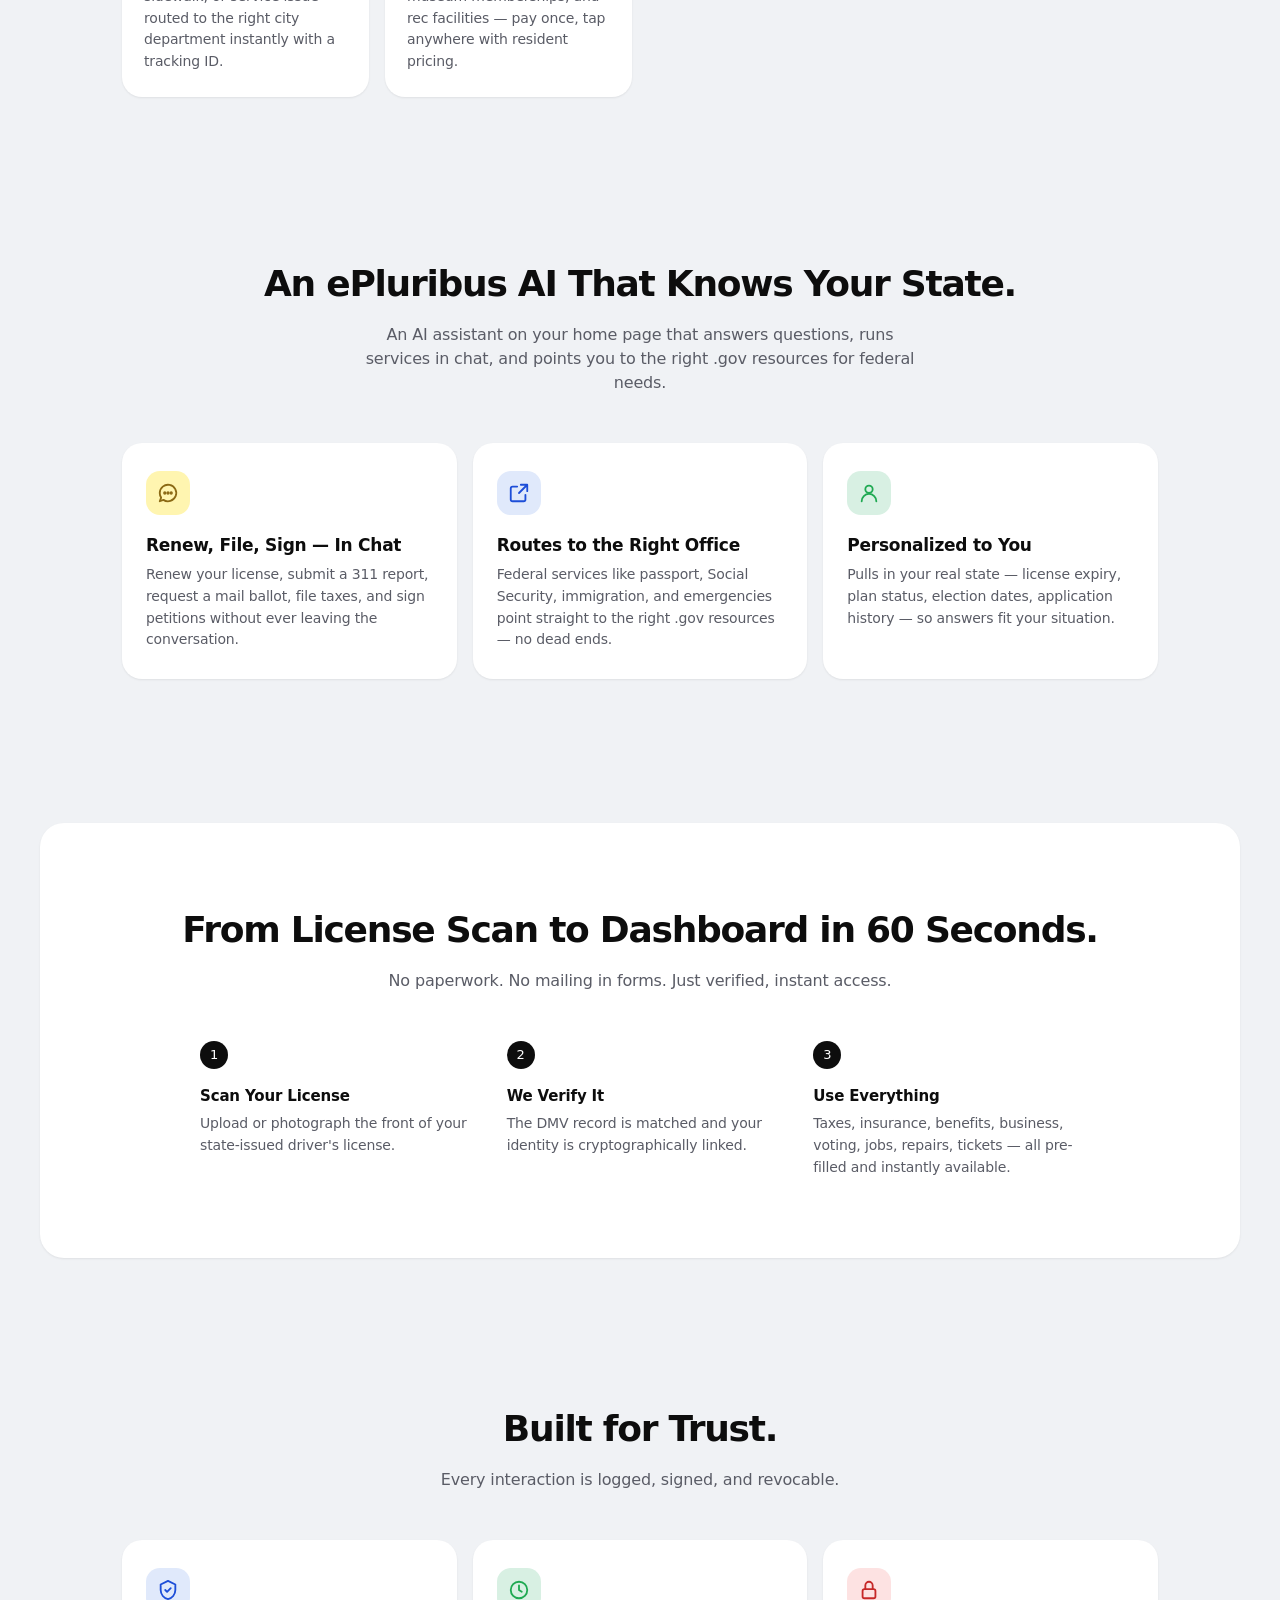
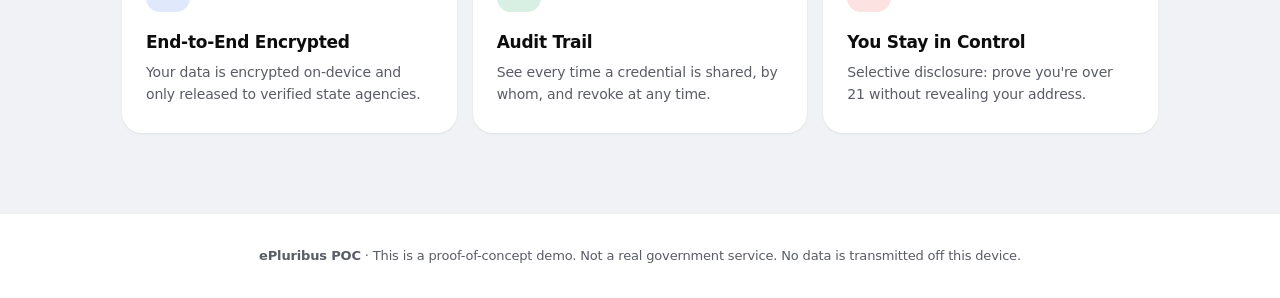
<file: repairs.html>
<!DOCTYPE html>
<html lang="en">
<head>
  <meta charset="UTF-8">
  <meta name="viewport" content="width=device-width, initial-scale=1.0">
  <title>Report It — ePluribus</title>
  <script>try{var t=JSON.parse(sessionStorage.getItem('civic_theme')||'null');if(t){var s=document.documentElement.style;s.setProperty('--license-accent',t.accent);s.setProperty('--license-deep',t.deep);}}catch(e){}</script>
  <link rel="stylesheet" href="css/styles.css">
</head>
<body data-page="repairs">
  <div class="app">
    <div id="sidebar-mount"></div>
    <main class="main-content">
      <div class="page-header">
        <div class="page-title">
          <h1>Report It · Municipal Services</h1>
          <p id="repairsSub">Report a pothole, broken light, or service issue. The right department gets it the moment you submit.</p>
        </div>
      </div>

      <div class="grid-4 mb-6" id="newReport">
        <a class="service-card" href="#" onclick="event.preventDefault();startReport('Pothole');">
          <div class="service-icon amber"><svg width="22" height="22" viewBox="0 0 24 24" fill="none" stroke="currentColor" stroke-width="2" stroke-linecap="round" stroke-linejoin="round"><circle cx="12" cy="12" r="9"/><circle cx="12" cy="12" r="4"/></svg></div>
          <h3>Pothole</h3>
          <p>Damaged road, crumbling asphalt.</p>
        </a>
        <a class="service-card" href="#" onclick="event.preventDefault();startReport('Street light');">
          <div class="service-icon gold"><svg width="22" height="22" viewBox="0 0 24 24" fill="none" stroke="currentColor" stroke-width="2" stroke-linecap="round" stroke-linejoin="round"><path d="M12 2a6 6 0 0 0-3 11v3a1 1 0 0 0 1 1h4a1 1 0 0 0 1-1v-3A6 6 0 0 0 12 2z"/><path d="M10 21h4"/></svg></div>
          <h3>Street Light</h3>
          <p>Out, flickering, or knocked over.</p>
        </a>
        <a class="service-card" href="#" onclick="event.preventDefault();startReport('Trash &amp; recycling');">
          <div class="service-icon green"><svg width="22" height="22" viewBox="0 0 24 24" fill="none" stroke="currentColor" stroke-width="2" stroke-linecap="round" stroke-linejoin="round"><path d="M5 7h14l-1 13a2 2 0 0 1-2 2H8a2 2 0 0 1-2-2zM3 7h18M9 4h6v3H9z"/></svg></div>
          <h3>Trash &amp; Recycling</h3>
          <p>Missed pickup, illegal dumping.</p>
        </a>
        <a class="service-card" href="#" onclick="event.preventDefault();startReport('Graffiti');">
          <div class="service-icon rose"><svg width="22" height="22" viewBox="0 0 24 24" fill="none" stroke="currentColor" stroke-width="2" stroke-linecap="round" stroke-linejoin="round"><path d="M12 4v16"/><path d="M5 8l14 8"/><path d="M19 8l-14 8"/></svg></div>
          <h3>Graffiti</h3>
          <p>Tagging on public or visible property.</p>
        </a>
        <a class="service-card" href="#" onclick="event.preventDefault();startReport('Tree or branch');">
          <div class="service-icon teal"><svg width="22" height="22" viewBox="0 0 24 24" fill="none" stroke="currentColor" stroke-width="2" stroke-linecap="round" stroke-linejoin="round"><path d="M12 2L7 9h2L5 15h2.5L3 21h18l-4.5-6H19l-4-6h2zM11 19h2v3h-2z"/></svg></div>
          <h3>Tree or Branch</h3>
          <p>Fallen, overgrown, or blocking sight.</p>
        </a>
        <a class="service-card" href="#" onclick="event.preventDefault();startReport('Water main');">
          <div class="service-icon blue"><svg width="22" height="22" viewBox="0 0 24 24" fill="none" stroke="currentColor" stroke-width="2" stroke-linecap="round" stroke-linejoin="round"><path d="M12 3c-3 4-5 7-5 10a5 5 0 0 0 10 0c0-3-2-6-5-10z"/></svg></div>
          <h3>Water Main</h3>
          <p>Leak, flooding, or low pressure.</p>
        </a>
        <a class="service-card" href="#" onclick="event.preventDefault();startReport('Sidewalk');">
          <div class="service-icon slate"><svg width="22" height="22" viewBox="0 0 24 24" fill="none" stroke="currentColor" stroke-width="2" stroke-linecap="round" stroke-linejoin="round"><rect x="3" y="6" width="18" height="12" rx="1"/><path d="M9 6v12M15 6v12"/></svg></div>
          <h3>Sidewalk</h3>
          <p>Cracked, uneven, or obstructed.</p>
        </a>
        <a class="service-card" href="#" onclick="event.preventDefault();startReport('Other');">
          <div class="service-icon indigo"><svg width="22" height="22" viewBox="0 0 24 24" fill="none" stroke="currentColor" stroke-width="2" stroke-linecap="round" stroke-linejoin="round"><circle cx="12" cy="12" r="9"/><path d="M9.5 9a2.5 2.5 0 1 1 3.5 2.3c-.7.3-1 .8-1 1.7M12 17h.01"/></svg></div>
          <h3>Something Else</h3>
          <p>We'll route it to the right team.</p>
        </a>
      </div>

      <h2 class="text-xl mb-4">Your Reports</h2>
      <div class="card mb-6">
        <ul class="list" id="activeReports">
          <li class="list-item">
            <div class="list-item-icon"><svg width="18" height="18" viewBox="0 0 24 24" fill="none" stroke="currentColor" stroke-width="2" stroke-linecap="round" stroke-linejoin="round"><circle cx="12" cy="12" r="9"/><circle cx="12" cy="12" r="4"/></svg></div>
            <div class="list-item-content">
              <div class="list-item-title">Pothole · Sepulveda Blvd &amp; Venice Blvd <span class="badge badge-warning" style="margin-left:6px;">In progress</span></div>
              <div class="list-item-sub">Submitted Apr 30 · Tracking ID #311-4421-LA · Public Works dispatched a crew this morning.</div>
            </div>
            <div class="list-item-meta">3 days</div>
          </li>
          <li class="list-item">
            <div class="list-item-icon"><svg width="18" height="18" viewBox="0 0 24 24" fill="none" stroke="currentColor" stroke-width="2" stroke-linecap="round" stroke-linejoin="round"><path d="M12 2a6 6 0 0 0-3 11v3a1 1 0 0 0 1 1h4a1 1 0 0 0 1-1v-3A6 6 0 0 0 12 2z"/><path d="M10 21h4"/></svg></div>
            <div class="list-item-content">
              <div class="list-item-title">Street light out · 1247 Elm St <span class="badge badge-info" style="margin-left:6px;">Assigned</span></div>
              <div class="list-item-sub">Submitted May 1 · Tracking ID #311-4458-LA · Bureau of Street Lighting · estimated repair within 5 business days.</div>
            </div>
            <div class="list-item-meta">2 days</div>
          </li>
          <li class="list-item">
            <div class="list-item-icon" style="background:rgba(5,150,105,0.12);color:var(--success);"><svg width="18" height="18" viewBox="0 0 24 24" fill="none" stroke="currentColor" stroke-width="2.4" stroke-linecap="round" stroke-linejoin="round"><polyline points="20 6 9 17 4 12"/></svg></div>
            <div class="list-item-content">
              <div class="list-item-title">Pothole · Centinela Ave &amp; Washington Blvd <span class="badge badge-success" style="margin-left:6px;">Resolved</span></div>
              <div class="list-item-sub">Submitted Apr 18 · Tracking ID #311-4287-LA · Repaired and resurfaced Apr 22.</div>
            </div>
            <div class="list-item-meta">Apr 22</div>
          </li>
          <li class="list-item">
            <div class="list-item-icon" style="background:rgba(5,150,105,0.12);color:var(--success);"><svg width="18" height="18" viewBox="0 0 24 24" fill="none" stroke="currentColor" stroke-width="2.4" stroke-linecap="round" stroke-linejoin="round"><polyline points="20 6 9 17 4 12"/></svg></div>
            <div class="list-item-content">
              <div class="list-item-title">Tree branch down · Beethoven St &amp; Palms <span class="badge badge-success" style="margin-left:6px;">Resolved</span></div>
              <div class="list-item-sub">Submitted Apr 11 · Tracking ID #311-4119-LA · Urban Forestry crew cleared the limb Apr 13.</div>
            </div>
            <div class="list-item-meta">Apr 13</div>
          </li>
          <li class="list-item">
            <div class="list-item-icon" style="background:rgba(5,150,105,0.12);color:var(--success);"><svg width="18" height="18" viewBox="0 0 24 24" fill="none" stroke="currentColor" stroke-width="2.4" stroke-linecap="round" stroke-linejoin="round"><polyline points="20 6 9 17 4 12"/></svg></div>
            <div class="list-item-content">
              <div class="list-item-title">Graffiti · Lincoln Blvd underpass <span class="badge badge-success" style="margin-left:6px;">Resolved</span></div>
              <div class="list-item-sub">Submitted Mar 30 · Tracking ID #311-3984-LA · Sanitation cleaned the wall within 48 hours.</div>
            </div>
            <div class="list-item-meta">Apr 01</div>
          </li>
          <li class="list-item">
            <div class="list-item-icon" style="background:rgba(5,150,105,0.12);color:var(--success);"><svg width="18" height="18" viewBox="0 0 24 24" fill="none" stroke="currentColor" stroke-width="2.4" stroke-linecap="round" stroke-linejoin="round"><polyline points="20 6 9 17 4 12"/></svg></div>
            <div class="list-item-content">
              <div class="list-item-title">Trash pickup missed · 1247 Elm St <span class="badge badge-success" style="margin-left:6px;">Resolved</span></div>
              <div class="list-item-sub">Submitted Mar 12 · Tracking ID #311-3712-LA · Sanitation made a make-up pickup the next morning.</div>
            </div>
            <div class="list-item-meta">Mar 13</div>
          </li>
        </ul>
      </div>

      <div class="row-between mb-4">
        <h2 class="text-xl">Reports Near You</h2>
        <a class="card-link" href="#">Map view</a>
      </div>
      <div class="card">
        <table class="table">
          <thead><tr><th>Type</th><th>Where</th><th>Submitted</th><th>Status</th></tr></thead>
          <tbody>
            <tr><td><strong>Pothole</strong></td><td>Inglewood Blvd &amp; Washington</td><td>2 days ago</td><td><span class="badge badge-warning">In progress</span></td></tr>
            <tr><td><strong>Tree branch</strong></td><td>Beethoven St</td><td>3 days ago</td><td><span class="badge badge-success">Resolved</span></td></tr>
            <tr><td><strong>Graffiti</strong></td><td>Lincoln Blvd underpass</td><td>4 days ago</td><td><span class="badge badge-info">Assigned</span></td></tr>
            <tr><td><strong>Water main</strong></td><td>Marina del Rey</td><td>4 days ago</td><td><span class="badge badge-success">Resolved</span></td></tr>
            <tr><td><strong>Trash pickup</strong></td><td>Centinela Ave</td><td>5 days ago</td><td><span class="badge badge-success">Resolved</span></td></tr>
            <tr><td><strong>Sidewalk</strong></td><td>Pacific Ave</td><td>6 days ago</td><td><span class="badge badge-warning">Inspecting</span></td></tr>
          </tbody>
        </table>
      </div>
    </main>
  </div>

  <!-- Report modal -->
  <div class="modal-backdrop" id="reportModal" hidden onclick="if(event.target===this)cancelReport()">
    <div class="modal-pane" role="dialog" aria-modal="true" aria-labelledby="reportFormTitle">
      <button class="modal-close" type="button" onclick="cancelReport()" aria-label="Close">
        <svg width="18" height="18" viewBox="0 0 24 24" fill="none" stroke="currentColor" stroke-width="2" stroke-linecap="round" stroke-linejoin="round"><path d="M18 6 6 18M6 6l12 12"/></svg>
      </button>
      <div class="modal-header">
        <span class="badge badge-info" id="reportFormCategory">Pothole</span>
        <h2 id="reportFormTitle" class="mt-2" style="font-size:24px;font-weight:600;letter-spacing:-0.02em;line-height:1.2;">New Report</h2>
        <p class="text-muted mt-2" style="font-size:15px;line-height:1.5;">Tell us where it is and what's going on. The right city department gets it the moment you submit.</p>
      </div>
      <div class="modal-body">
        <div class="grid-2">
          <div class="form-row" style="grid-column:1 / -1;">
            <label>Where is it?</label>
            <input type="text" id="reportLocation" placeholder="Street address or nearest intersection">
          </div>
          <div class="form-row" style="grid-column:1 / -1;">
            <label>Describe what you're seeing</label>
            <textarea id="reportDesc" rows="4" placeholder="Size, severity, hazards, anything that helps the crew identify it."></textarea>
          </div>
          <div class="form-row">
            <label>Severity</label>
            <select id="reportSeverity">
              <option>Cosmetic — can wait</option>
              <option>Inconvenient — affects daily use</option>
              <option>Hazard — could injure someone</option>
              <option>Emergency — danger to life or property</option>
            </select>
          </div>
          <div class="form-row">
            <label>Photo (optional)</label>
            <button class="btn btn-secondary" onclick="event.preventDefault();alert('Photo capture would open. (Demo)');" type="button" style="font-size:13px;padding:8px 12px;">Attach photo</button>
          </div>
        </div>
        <div class="row-between mt-6">
          <span class="text-sm text-muted">You'll get a tracking ID and updates by text.</span>
          <div style="display:flex;gap:8px;">
            <button class="btn btn-ghost" type="button" onclick="cancelReport()">Cancel</button>
            <button class="btn btn-primary" type="button" onclick="submitReport()">Submit report</button>
          </div>
        </div>
      </div>
    </div>
  </div>

  <script src="js/app.js"></script>
  <script>
    const u = getCitizen();
    if (u) {
      document.getElementById('repairsSub').textContent =
        `Report a pothole, broken light, or service issue in ${u.city}. The right ${u.stateName} city department gets it the moment you submit.`;
    }

    function startReport(category) {
      document.getElementById('reportFormCategory').textContent = category;
      document.getElementById('reportFormTitle').textContent = `Report a ${category} Issue`;
      document.getElementById('reportLocation').value = '';
      document.getElementById('reportDesc').value = '';
      document.getElementById('reportSeverity').selectedIndex = 0;
      document.getElementById('reportModal').hidden = false;
      document.body.style.overflow = 'hidden';
      setTimeout(() => document.getElementById('reportLocation').focus(), 50);
    }

    function cancelReport() {
      document.getElementById('reportModal').hidden = true;
      document.body.style.overflow = '';
    }

    function submitReport() {
      const loc = document.getElementById('reportLocation').value.trim();
      const desc = document.getElementById('reportDesc').value.trim();
      if (!loc || !desc) {
        alert('Please add a location and a short description before submitting. (Demo)');
        return;
      }
      const id = '#311-' + Math.floor(4500 + Math.random() * 99) + '-' + (getCitizen() ? getCitizen().state : 'XX');
      alert(`Report submitted. Tracking ID ${id}. You'll get text updates as crews respond. (Demo)`);
      cancelReport();
    }

    document.addEventListener('keydown', e => {
      if (e.key === 'Escape') {
        const modal = document.getElementById('reportModal');
        if (modal && !modal.hidden) cancelReport();
      }
    });
  </script>
</body>
</html>
</file>
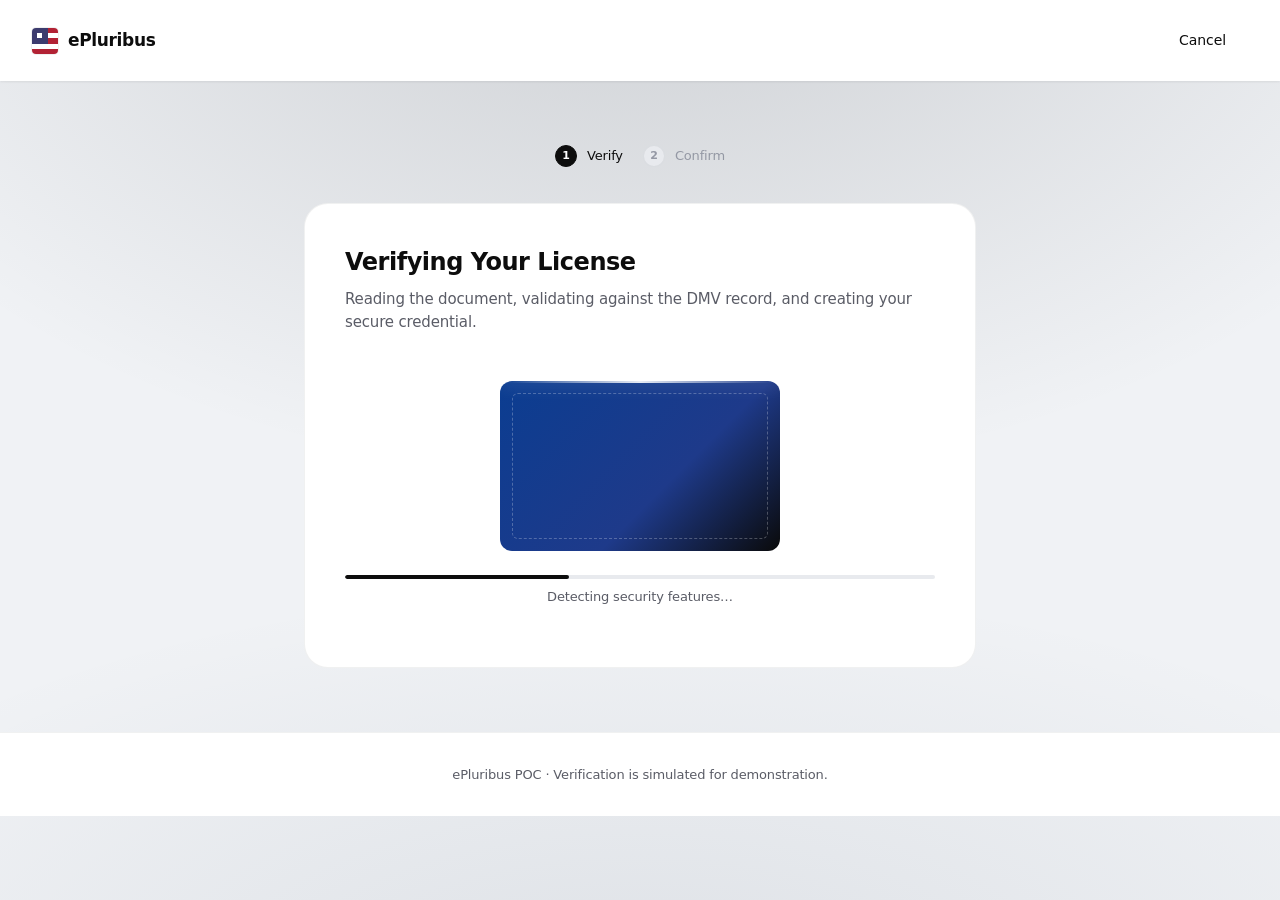
<file: scan.html>
<!DOCTYPE html>
<html lang="en">
<head>
  <meta charset="UTF-8">
  <meta name="viewport" content="width=device-width, initial-scale=1.0">
  <title>Verify your driver's license — ePluribus</title>
  <script>try{var t=JSON.parse(sessionStorage.getItem('civic_theme')||'null');if(t){var s=document.documentElement.style;s.setProperty('--license-accent',t.accent);s.setProperty('--license-deep',t.deep);}}catch(e){}</script>
  <link rel="stylesheet" href="css/styles.css">
</head>
<body data-page="scan">
  <nav class="topnav">
    <div class="brand">
      <div class="brand-mark"><svg viewBox="0 0 25 25" xmlns="http://www.w3.org/2000/svg" aria-hidden="true"><rect width="15" height="15" fill="#3c3b6e"/><rect x="5" y="5" width="5" height="5" fill="#fff"/><rect x="15" width="10" height="5" fill="#b22234"/><rect x="15" y="5" width="10" height="5" fill="#fff"/><rect x="15" y="10" width="10" height="5" fill="#b22234"/><rect y="15" width="25" height="5" fill="#fff"/><rect y="20" width="25" height="5" fill="#b22234"/></svg></div>
      <span>ePluribus</span>
    </div>
    <a href="index.html" class="btn btn-ghost" style="font-size:14px;">Cancel</a>
  </nav>

  <main class="scan-page">
    <div class="scan-steps">
      <div class="scan-step-indicator active" data-step-ind="2"><div class="num">1</div> Verify</div>
      <div class="scan-step-indicator" data-step-ind="3"><div class="num">2</div> Confirm</div>
    </div>

    <!-- Step 1 (capture) is skipped in the demo — the verify animation runs
         immediately on page load. The dropzone + file input are kept hidden
         for any code paths that still reference them. -->
    <div class="scan-card hidden" id="step1">
      <input type="file" id="fileInput" accept="image/*" style="display:none;">
      <div id="dropzone" hidden></div>
    </div>

    <!-- Step 2: scanning -->
    <div class="scan-card hidden" id="step2">
      <h2>Verifying Your License</h2>
      <p class="lead">Reading the document, validating against the DMV record, and creating your secure credential.</p>

      <div class="scan-progress">
        <div class="scan-anim"></div>
        <div class="progress-bar"><div class="progress-fill" id="progressFill"></div></div>
        <div class="scan-status" id="scanStatus">Reading document…</div>
      </div>
    </div>

    <!-- Step 3: confirm -->
    <div class="scan-card hidden" id="step3">
      <div class="banner-success">
        <svg width="20" height="20" viewBox="0 0 24 24" fill="none" stroke="currentColor" stroke-width="2.4" stroke-linecap="round" stroke-linejoin="round"><polyline points="20 6 9 17 4 12"/></svg>
        <div><strong>Verified!</strong> We matched your license to a DMV record.</div>
      </div>
      <h2>Confirm Your Details</h2>
      <p class="lead">Review the information we extracted. You'll use this to access state services.</p>

      <div class="scanned-info" id="scannedInfo"></div>

      <div class="row" style="gap:10px; margin-top:8px;">
        <button class="btn btn-secondary" onclick="goBackToStep1()">Re-scan</button>
        <button class="btn btn-primary" style="margin-left:auto;" onclick="finishOnboarding()">
          Confirm & continue
          <svg width="16" height="16" viewBox="0 0 24 24" fill="none" stroke="currentColor" stroke-width="2.4" stroke-linecap="round" stroke-linejoin="round"><path d="M5 12h14M13 5l7 7-7 7"/></svg>
        </button>
      </div>
    </div>
  </main>

  <footer>
    <p>ePluribus POC · Verification is simulated for demonstration.</p>
  </footer>

  <script src="js/app.js"></script>
  <script>
    const stateCode = getState();

    function useCameraMock() { startScan(); }

    function setStepIndicator(n) {
      document.querySelectorAll('.scan-step-indicator').forEach(el => {
        const i = +el.dataset.stepInd;
        el.classList.toggle('active', i === n);
        el.classList.toggle('done', i < n);
      });
    }

    function startScan() {
      setStepIndicator(2);
      document.getElementById('step1').classList.add('hidden');
      document.getElementById('step2').classList.remove('hidden');

      const fill = document.getElementById('progressFill');
      const status = document.getElementById('scanStatus');
      const stages = [
        { pct: 18, msg: 'Reading document…' },
        { pct: 38, msg: 'Detecting security features…' },
        { pct: 60, msg: 'Matching to DMV record…' },
        { pct: 82, msg: 'Cryptographically signing credential…' },
        { pct: 100, msg: 'Verified.' },
      ];
      let i = 0;
      const tick = () => {
        if (i >= stages.length) { showConfirm(); return; }
        fill.style.width = stages[i].pct + '%';
        status.textContent = stages[i].msg;
        i++;
        setTimeout(tick, 650);
      };
      tick();
    }

    function showConfirm() {
      const citizen = buildMockCitizen(stateCode);
      window._pendingCitizen = citizen;
      const fields = [
        { label: 'Full name', value: `${citizen.firstName} ${citizen.middleInitial}. ${citizen.lastName}`, full: true },
        { label: 'Date of birth', value: formatDateLong(citizen.dob) },
        { label: 'Sex', value: citizen.sex },
        { label: 'License number', value: citizen.licenseNumber },
        { label: 'Class', value: citizen.class },
        { label: 'State', value: citizen.stateName },
        { label: 'Expires', value: formatDateLong(citizen.expires) },
        { label: 'Address', value: `${citizen.address}, ${citizen.city}, ${citizen.state} ${citizen.zip}`, full: true },
      ];
      const html = fields.map(f => `
        <div class="info-field${f.full ? ' full' : ''}">
          <label>${f.label}</label>
          <div class="value">${f.value}</div>
        </div>
      `).join('');
      document.getElementById('scannedInfo').innerHTML = html;
      setTimeout(() => {
        setStepIndicator(3);
        document.getElementById('step2').classList.add('hidden');
        document.getElementById('step3').classList.remove('hidden');
      }, 400);
    }

    function goBackToStep1() {
      // No upload step in the demo — "Re-scan" just re-runs the verification.
      document.getElementById('step3').classList.add('hidden');
      startScan();
    }

    function finishOnboarding() {
      if (!window._pendingCitizen) return;
      setCitizen(window._pendingCitizen);
      window.location.href = 'dashboard.html';
    }

    // Auto-start verification on page load — skip the upload step.
    startScan();
  </script>
</body>
</html>
</file>
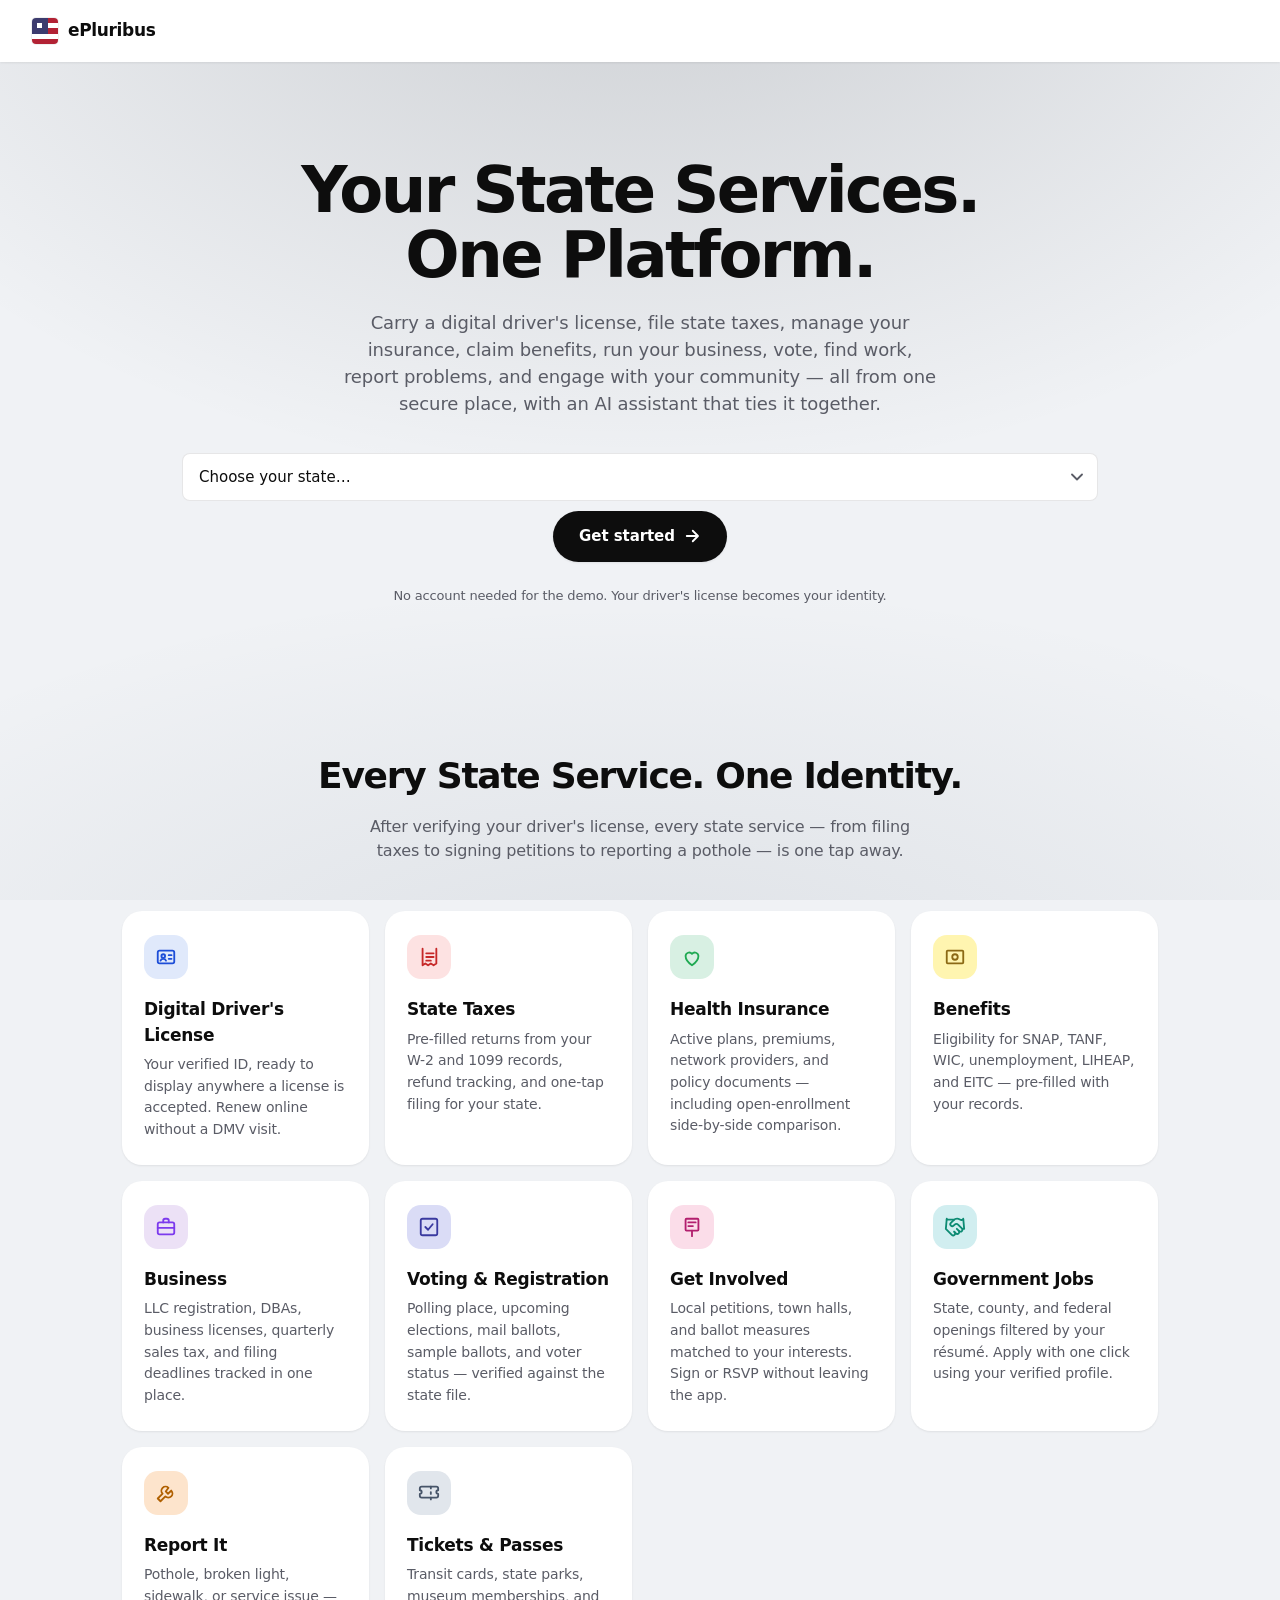
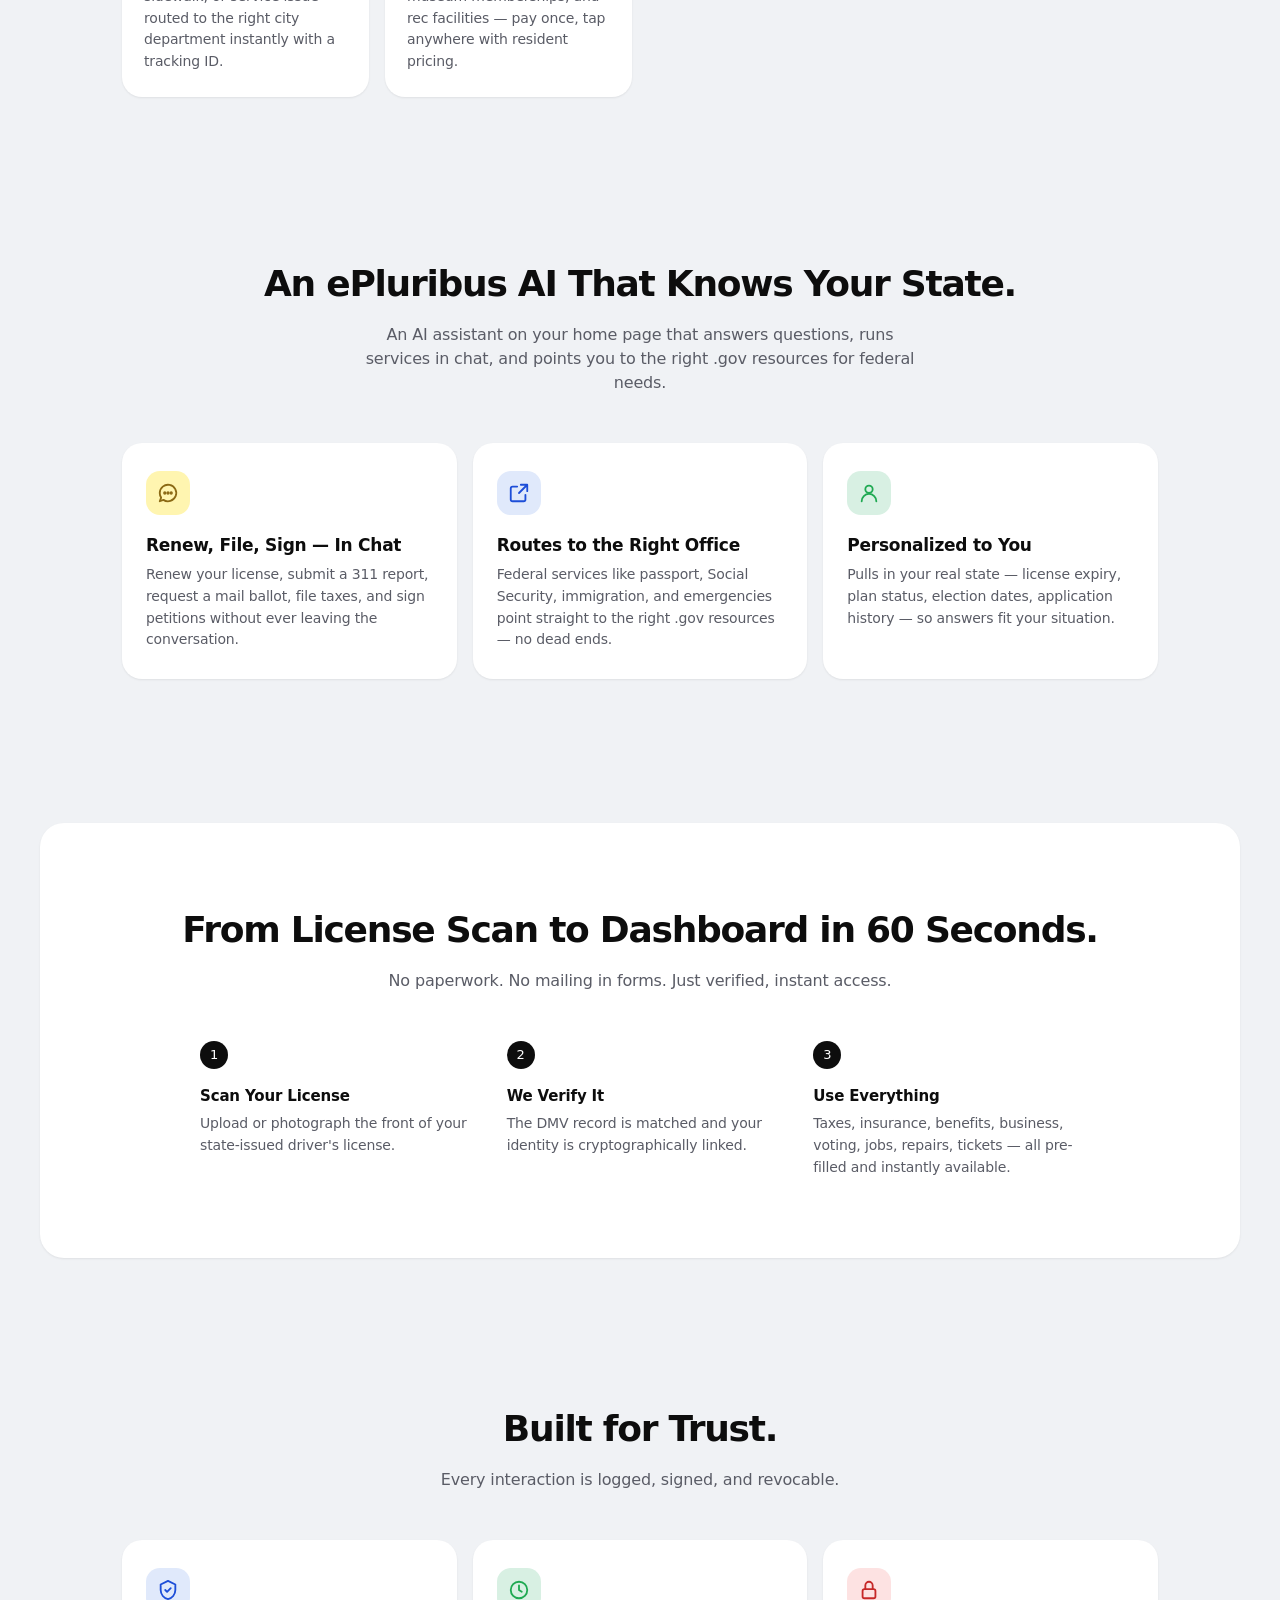
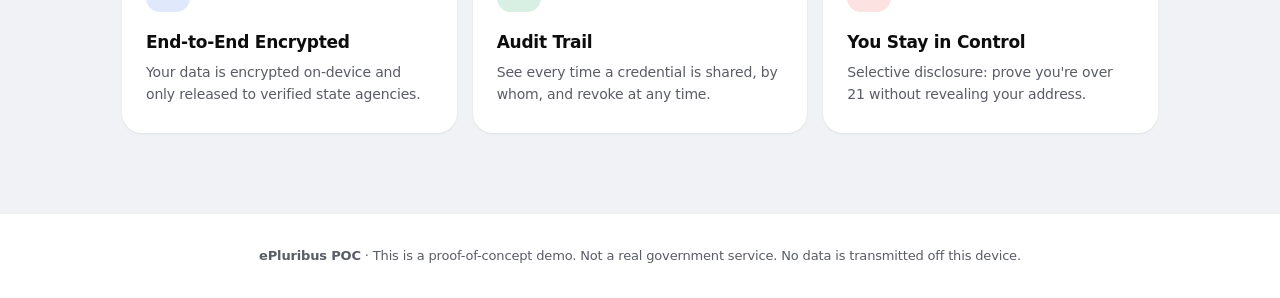
<file: taxes.html>
<!DOCTYPE html>
<html lang="en">
<head>
  <meta charset="UTF-8">
  <meta name="viewport" content="width=device-width, initial-scale=1.0">
  <title>State Taxes — ePluribus</title>
  <script>try{var t=JSON.parse(sessionStorage.getItem('civic_theme')||'null');if(t){var s=document.documentElement.style;s.setProperty('--license-accent',t.accent);s.setProperty('--license-deep',t.deep);}}catch(e){}</script>
  <link rel="stylesheet" href="css/styles.css">
</head>
<body data-page="taxes">
  <div class="app">
    <div id="sidebar-mount"></div>
    <main class="main-content">
      <div class="page-header page-header--lg">
        <div class="page-title">
          <h1 id="taxTitle">Taxes</h1>
          <p id="taxSub">Federal and state, pre-filled and tracked across years.</p>
        </div>
      </div>

      <section class="feature-moment">
        <div class="feature-moment__body">
          <span class="feature-moment__chip">due apr 15, 2026</span>
          <h2 class="feature-moment__title">Your 2025 return is&nbsp;ready to file.</h2>
          <p class="feature-moment__sub">Eight tax documents imported automatically from payroll, banks, and brokerages. Federal and state are pre-filled — review the numbers and submit in one flow.</p>
          <div class="feature-moment__actions">
            <button class="btn btn-primary btn-lg" onclick="openFileModal();">Review &amp; file</button>
            <button class="text-link-action" onclick="openDocsModal();">See what's imported →</button>
          </div>
        </div>
        <div class="feature-moment__art" aria-hidden="true">
          <svg viewBox="0 0 220 220" fill="none" stroke="currentColor" stroke-width="3" stroke-linecap="round" stroke-linejoin="round">
            <rect x="46" y="28" width="128" height="164" rx="6"/>
            <line x1="62" y1="50" x2="142" y2="50" stroke-width="5"/>
            <line x1="62" y1="74" x2="158" y2="74" stroke-width="2"/>
            <line x1="62" y1="90" x2="158" y2="90" stroke-width="2"/>
            <line x1="62" y1="106" x2="158" y2="106" stroke-width="2"/>
            <line x1="62" y1="122" x2="158" y2="122" stroke-width="2"/>
            <line x1="62" y1="138" x2="120" y2="138" stroke-width="2"/>
            <rect x="62" y="156" width="96" height="22" rx="3" stroke-width="2.4"/>
            <line x1="72" y1="167" x2="100" y2="167" stroke-width="2.4"/>
          </svg>
        </div>
      </section>

      <!-- Process strip — where the user is in this year's filing journey.
           Distinct layout from the focus-card grids on vote/jobs/tickets/
           business and the stacked rows on healthcare. -->
      <h3 class="section-eyebrow">Your 2025 filing</h3>
      <div class="timeline-strip section-mb-lg">
        <div class="timeline-step timeline-step--done">
          <div class="timeline-step__node">
            <svg viewBox="0 0 24 24" fill="none" stroke="currentColor" stroke-width="2.8" stroke-linecap="round" stroke-linejoin="round"><polyline points="20 6 9 17 4 12"/></svg>
          </div>
          <div class="timeline-step__label">Records imported</div>
          <div class="timeline-step__sub">8 docs · Jan–Feb 2026</div>
        </div>
        <div class="timeline-step timeline-step--done">
          <div class="timeline-step__node">
            <svg viewBox="0 0 24 24" fill="none" stroke="currentColor" stroke-width="2.8" stroke-linecap="round" stroke-linejoin="round"><polyline points="20 6 9 17 4 12"/></svg>
          </div>
          <div class="timeline-step__label">Return pre-filled</div>
          <div class="timeline-step__sub">Federal + state · Feb 12</div>
        </div>
        <div class="timeline-step timeline-step--current">
          <div class="timeline-step__node">3</div>
          <div class="timeline-step__label">Review &amp; file</div>
          <div class="timeline-step__sub">Where you are now</div>
        </div>
        <div class="timeline-step timeline-step--pending">
          <div class="timeline-step__node">4</div>
          <div class="timeline-step__label">IRS &amp; state accept</div>
          <div class="timeline-step__sub">Within 24 hrs of submit</div>
        </div>
        <div class="timeline-step timeline-step--pending">
          <div class="timeline-step__node">5</div>
          <div class="timeline-step__label">Refund tracked</div>
          <div class="timeline-step__sub">21–30 days after accept</div>
        </div>
      </div>

      <h3 class="section-eyebrow">Estimates</h3>
      <div class="grid-2 section-mb-lg">
        <div class="card">
          <div class="row-between mb-3">
            <div class="card-title">Federal</div>
            <span class="badge badge-warning" id="fedStatusBadge"><span class="dot"></span>Not filed</span>
          </div>
          <div class="scanned-info">
            <div class="info-field"><label>Estimated refund</label><div class="value" id="fedRefundAmt">—</div></div>
            <div class="info-field"><label>Filing deadline</label><div class="value">Apr 15, 2026 · extension to Oct 15</div></div>
          </div>
        </div>
        <div class="card" id="stateStatusCard">
          <div class="row-between mb-3">
            <div class="card-title" id="stateStatusTitle">State</div>
            <span class="badge badge-warning" id="stateStatusBadge"><span class="dot"></span>Not filed</span>
          </div>
          <div class="scanned-info" id="stateStatusFields">
            <div class="info-field"><label>Estimated refund</label><div class="value" id="stateRefundAmt">—</div></div>
            <div class="info-field"><label>Filing deadline</label><div class="value" id="stateDeadline">Apr 15, 2026</div></div>
          </div>
        </div>
      </div>

      <h3 class="section-eyebrow">Anything else</h3>
      <div class="quick-row">
        <a class="quick-action" href="#" onclick="event.preventDefault();openPriorReturnsModal();">
          <svg viewBox="0 0 24 24" fill="none" stroke="currentColor" stroke-width="2" stroke-linecap="round" stroke-linejoin="round"><path d="M14 2H6a2 2 0 0 0-2 2v16a2 2 0 0 0 2 2h12a2 2 0 0 0 2-2V8z"/><polyline points="14 2 14 8 20 8"/><path d="M8 13h8M8 17h6"/></svg>
          <span>View prior returns</span>
        </a>
        <a class="quick-action" href="#" onclick="event.preventDefault();openPriorPrepModal();">
          <svg viewBox="0 0 24 24" fill="none" stroke="currentColor" stroke-width="2" stroke-linecap="round" stroke-linejoin="round"><rect x="3" y="5" width="18" height="16" rx="2"/><path d="M3 10h18M8 3v4M16 3v4"/><path d="M12 14v4M10 16h4"/></svg>
          <span>Prepare a prior year</span>
        </a>
        <a class="quick-action" href="#" onclick="event.preventDefault();openLinkAccountsModal();">
          <svg viewBox="0 0 24 24" fill="none" stroke="currentColor" stroke-width="2" stroke-linecap="round" stroke-linejoin="round"><path d="M10 13a5 5 0 0 0 7.07 0l3-3a5 5 0 0 0-7.07-7.07l-1.5 1.5"/><path d="M14 11a5 5 0 0 0-7.07 0l-3 3a5 5 0 0 0 7.07 7.07l1.5-1.5"/></svg>
          <span>Link accounts</span>
        </a>
        <a class="quick-action" href="#" onclick="event.preventDefault();openDocsModal();">
          <svg viewBox="0 0 24 24" fill="none" stroke="currentColor" stroke-width="2" stroke-linecap="round" stroke-linejoin="round"><path d="M21 15v4a2 2 0 0 1-2 2H5a2 2 0 0 1-2-2v-4"/><polyline points="17 8 12 3 7 8"/><line x1="12" y1="3" x2="12" y2="15"/></svg>
          <span>Upload documents</span>
        </a>
        <a class="quick-action" href="#" onclick="event.preventDefault();openExtensionModal();">
          <svg viewBox="0 0 24 24" fill="none" stroke="currentColor" stroke-width="2" stroke-linecap="round" stroke-linejoin="round"><circle cx="12" cy="12" r="9"/><polyline points="12 7 12 12 15 14"/></svg>
          <span>File extension</span>
        </a>
      </div>

    </main>
  </div>

  <!-- Prior returns modal — browse past filings -->
  <div class="modal-backdrop" id="priorReturnsModal" hidden onclick="if(event.target===this)closePriorReturnsModal()">
    <div class="modal-pane" role="dialog" aria-modal="true" aria-labelledby="priorReturnsTitle">
      <button class="modal-close" type="button" onclick="closePriorReturnsModal()" aria-label="Close">
        <svg width="18" height="18" viewBox="0 0 24 24" fill="none" stroke="currentColor" stroke-width="2" stroke-linecap="round" stroke-linejoin="round"><path d="M18 6 6 18M6 6l12 12"/></svg>
      </button>
      <div class="modal-header">
        <span class="badge badge-success"><span class="dot"></span>All accepted</span>
        <h2 id="priorReturnsTitle" class="mt-2" style="font-size:24px;font-weight:600;letter-spacing:-0.02em;line-height:1.2;">Prior returns</h2>
        <p class="text-muted mt-2" style="font-size:15px;line-height:1.5;">Filings the state has on record. Download a PDF or open the full return for any year.</p>
      </div>
      <div class="modal-body">
        <ul class="list">
          <li class="list-item">
            <div class="list-item-icon" style="background:rgba(5,150,105,0.12);color:var(--success);">
              <svg width="18" height="18" viewBox="0 0 24 24" fill="none" stroke="currentColor" stroke-width="2.4" stroke-linecap="round" stroke-linejoin="round"><polyline points="20 6 9 17 4 12"/></svg>
            </div>
            <div class="list-item-content">
              <div class="list-item-title">Tax year 2024</div>
              <div class="list-item-sub">Refund $1,247 · Accepted Apr 12, 2025</div>
            </div>
            <a class="card-link" href="#">View</a>
          </li>
          <li class="list-item">
            <div class="list-item-icon" style="background:rgba(5,150,105,0.12);color:var(--success);">
              <svg width="18" height="18" viewBox="0 0 24 24" fill="none" stroke="currentColor" stroke-width="2.4" stroke-linecap="round" stroke-linejoin="round"><polyline points="20 6 9 17 4 12"/></svg>
            </div>
            <div class="list-item-content">
              <div class="list-item-title">Tax year 2023</div>
              <div class="list-item-sub">Refund $864 · Accepted Mar 18, 2024</div>
            </div>
            <a class="card-link" href="#">View</a>
          </li>
          <li class="list-item">
            <div class="list-item-icon" style="background:rgba(5,150,105,0.12);color:var(--success);">
              <svg width="18" height="18" viewBox="0 0 24 24" fill="none" stroke="currentColor" stroke-width="2.4" stroke-linecap="round" stroke-linejoin="round"><polyline points="20 6 9 17 4 12"/></svg>
            </div>
            <div class="list-item-content">
              <div class="list-item-title">Tax year 2022</div>
              <div class="list-item-sub">Owed $312 · Paid Apr 14, 2023</div>
            </div>
            <a class="card-link" href="#">View</a>
          </li>
        </ul>
      </div>
    </div>
  </div>

  <!-- Prepare a prior return modal -->
  <div class="modal-backdrop" id="priorPrepModal" hidden onclick="if(event.target===this)closePriorPrepModal()">
    <div class="modal-pane" role="dialog" aria-modal="true" aria-labelledby="priorPrepTitle">
      <button class="modal-close" type="button" onclick="closePriorPrepModal()" aria-label="Close">
        <svg width="18" height="18" viewBox="0 0 24 24" fill="none" stroke="currentColor" stroke-width="2" stroke-linecap="round" stroke-linejoin="round"><path d="M18 6 6 18M6 6l12 12"/></svg>
      </button>
      <div class="modal-header">
        <span class="badge badge-info">Up to 3 years back</span>
        <h2 id="priorPrepTitle" class="mt-2" style="font-size:24px;font-weight:600;letter-spacing:-0.02em;line-height:1.2;">Prepare a prior-year return</h2>
        <p class="text-muted mt-2" style="font-size:15px;line-height:1.5;">File a return for a missed year. The platform pulls archived records and pre-fills as much as the IRS retains.</p>
      </div>
      <div class="modal-body">
        <div class="form-row">
          <label>Tax year to prepare</label>
          <select id="priorYear">
            <option value="2021">2021 (last year still e-fileable)</option>
            <option value="2020">2020</option>
            <option value="2019">2019 (paper filing only)</option>
          </select>
        </div>
        <p class="text-muted text-sm mt-4">Note: returns older than 3 years generally can't claim a refund, but can correct outstanding balances and stop collection actions.</p>
        <div class="row-between mt-6">
          <span class="text-sm text-muted">You'll be prompted for any documents not on file.</span>
          <div style="display:flex;gap:8px;">
            <button class="btn btn-ghost" type="button" onclick="closePriorPrepModal()">Cancel</button>
            <button class="btn btn-primary" type="button" onclick="alert('Prior-year return draft started. (Demo)');closePriorPrepModal();">Start prior return</button>
          </div>
        </div>
      </div>
    </div>
  </div>

  <!-- Link accounts modal -->
  <div class="modal-backdrop" id="linkAccountsModal" hidden onclick="if(event.target===this)closeLinkAccountsModal()">
    <div class="modal-pane" role="dialog" aria-modal="true" aria-labelledby="linkAccountsTitle">
      <button class="modal-close" type="button" onclick="closeLinkAccountsModal()" aria-label="Close">
        <svg width="18" height="18" viewBox="0 0 24 24" fill="none" stroke="currentColor" stroke-width="2" stroke-linecap="round" stroke-linejoin="round"><path d="M18 6 6 18M6 6l12 12"/></svg>
      </button>
      <div class="modal-header">
        <span class="badge badge-success"><span class="dot"></span>4 linked</span>
        <h2 id="linkAccountsTitle" class="mt-2" style="font-size:24px;font-weight:600;letter-spacing:-0.02em;line-height:1.2;">Linked accounts</h2>
        <p class="text-muted mt-2" style="font-size:15px;line-height:1.5;">Accounts that auto-import tax forms each January. Add one to skip uploads next year.</p>
      </div>
      <div class="modal-body">
        <ul class="list">
          <li class="list-item">
            <div class="list-item-icon" style="background:rgba(5,150,105,0.12);color:var(--success);"><svg width="18" height="18" viewBox="0 0 24 24" fill="none" stroke="currentColor" stroke-width="2.4" stroke-linecap="round" stroke-linejoin="round"><polyline points="20 6 9 17 4 12"/></svg></div>
            <div class="list-item-content"><div class="list-item-title">Acme Tech payroll</div><div class="list-item-sub">W-2, 401(k) statement · syncs each January</div></div>
            <a class="card-link" href="#">Manage</a>
          </li>
          <li class="list-item">
            <div class="list-item-icon" style="background:rgba(5,150,105,0.12);color:var(--success);"><svg width="18" height="18" viewBox="0 0 24 24" fill="none" stroke="currentColor" stroke-width="2.4" stroke-linecap="round" stroke-linejoin="round"><polyline points="20 6 9 17 4 12"/></svg></div>
            <div class="list-item-content"><div class="list-item-title">Vanguard brokerage</div><div class="list-item-sub">1099-DIV, 1099-B, 1099-R</div></div>
            <a class="card-link" href="#">Manage</a>
          </li>
          <li class="list-item">
            <div class="list-item-icon" style="background:rgba(5,150,105,0.12);color:var(--success);"><svg width="18" height="18" viewBox="0 0 24 24" fill="none" stroke="currentColor" stroke-width="2.4" stroke-linecap="round" stroke-linejoin="round"><polyline points="20 6 9 17 4 12"/></svg></div>
            <div class="list-item-content"><div class="list-item-title">Bank of America</div><div class="list-item-sub">1099-INT · interest income</div></div>
            <a class="card-link" href="#">Manage</a>
          </li>
          <li class="list-item">
            <div class="list-item-icon" style="background:rgba(5,150,105,0.12);color:var(--success);"><svg width="18" height="18" viewBox="0 0 24 24" fill="none" stroke="currentColor" stroke-width="2.4" stroke-linecap="round" stroke-linejoin="round"><polyline points="20 6 9 17 4 12"/></svg></div>
            <div class="list-item-content"><div class="list-item-title">Fidelity (401k administrator)</div><div class="list-item-sub">Annual contribution statement</div></div>
            <a class="card-link" href="#">Manage</a>
          </li>
        </ul>
        <button class="btn btn-secondary btn-block mt-4" style="font-size:13px;" onclick="alert('Account linking flow opens. (Demo)');">+ Link a new account</button>
      </div>
    </div>
  </div>

  <!-- File extension modal — Form 4868 + state where required -->
  <div class="modal-backdrop" id="extensionModal" hidden onclick="if(event.target===this)closeExtensionModal()">
    <div class="modal-pane" role="dialog" aria-modal="true" aria-labelledby="extensionTitle">
      <button class="modal-close" type="button" onclick="closeExtensionModal()" aria-label="Close">
        <svg width="18" height="18" viewBox="0 0 24 24" fill="none" stroke="currentColor" stroke-width="2" stroke-linecap="round" stroke-linejoin="round"><path d="M18 6 6 18M6 6l12 12"/></svg>
      </button>
      <div class="modal-header">
        <span class="badge badge-info">Form 4868 · 6-month extension</span>
        <h2 id="extensionTitle" class="mt-2" style="font-size:24px;font-weight:600;letter-spacing:-0.02em;line-height:1.2;">File a tax extension</h2>
        <p class="text-muted mt-2" style="font-size:15px;line-height:1.5;">Files Form 4868 with the IRS (and your state where required). You get six more months to file — but any tax owed is still due by April 15.</p>
      </div>
      <div class="modal-body">
        <div class="grid-2 mb-4">
          <div class="form-row">
            <label>Tax year</label>
            <select id="extYear">
              <option value="2025" selected>2025</option>
            </select>
          </div>
          <div class="form-row">
            <label>Scope</label>
            <select id="extScope">
              <option>Federal + state</option>
              <option>Federal only</option>
            </select>
          </div>
          <div class="form-row" style="grid-column:1 / -1;">
            <label>Estimated tax owed (pay now to avoid interest)</label>
            <input type="number" id="extPay" min="0" step="100" value="0">
          </div>
        </div>
        <p class="text-muted text-sm">Extends your filing deadline to Oct 15, 2026. Does NOT extend the payment deadline — interest and penalties accrue on unpaid balances after April 15.</p>
        <div class="row-between mt-6">
          <span class="text-sm text-muted">Confirmation by email within minutes.</span>
          <div style="display:flex;gap:8px;">
            <button class="btn btn-ghost" type="button" onclick="closeExtensionModal()">Cancel</button>
            <button class="btn btn-primary" type="button" onclick="alert('Extension filed. New deadline: Oct 15, 2026. (Demo)');closeExtensionModal();">File extension</button>
          </div>
        </div>
      </div>
    </div>
  </div>

  <!-- File 2025 return modal — unified federal + state -->
  <div class="modal-backdrop" id="fileModal" hidden onclick="if(event.target===this)closeFileModal()">
    <div class="modal-pane" role="dialog" aria-modal="true" aria-labelledby="fileTitle">
      <button class="modal-close" type="button" onclick="closeFileModal()" aria-label="Close">
        <svg width="18" height="18" viewBox="0 0 24 24" fill="none" stroke="currentColor" stroke-width="2" stroke-linecap="round" stroke-linejoin="round"><path d="M18 6 6 18M6 6l12 12"/></svg>
      </button>
      <div class="modal-header">
        <span class="badge badge-info">Tax year 2025</span>
        <h2 id="fileTitle" class="mt-2" style="font-size:24px;font-weight:600;letter-spacing:-0.02em;line-height:1.2;">Review &amp; File 2025 Return</h2>
        <p class="text-muted mt-2" style="font-size:15px;line-height:1.5;">Federal and state, in one flow. Every line is pre-filled from your records — payroll, 1099s, retirement, DMV. Edit anything; totals update live.</p>
      </div>
      <div class="modal-body">
        <h3 class="text-lg mb-2" style="font-weight:600;">Income</h3>
        <div class="grid-2 mb-4">
          <div class="form-row">
            <label>W-2 wages · Acme Tech</label>
            <input type="number" id="fileW2" min="0" step="100">
          </div>
          <div class="form-row">
            <label>Filing status</label>
            <select id="fileStatus">
              <option value="single" selected>Single</option>
              <option value="mfj">Married filing jointly</option>
              <option value="mfs">Married filing separately</option>
              <option value="hoh">Head of household</option>
            </select>
          </div>
          <div class="form-row">
            <label>Federal withheld (W-2 box 2)</label>
            <input type="number" id="fileFedWh" min="0" step="50">
          </div>
          <div class="form-row">
            <label>State withheld (W-2 box 17)</label>
            <input type="number" id="fileStateWh" min="0" step="50">
          </div>
          <div class="form-row">
            <label>1099-NEC · Mitchell Design LLC</label>
            <input type="number" id="file1099Nec" min="0" step="100">
          </div>
          <div class="form-row">
            <label>1099-DIV (qualified) · Vanguard</label>
            <input type="number" id="file1099Div" min="0" step="50">
          </div>
          <div class="form-row">
            <label>1099-INT · Bank of America</label>
            <input type="number" id="file1099Int" min="0" step="10">
          </div>
          <div class="form-row">
            <label>401(k) traditional contribution</label>
            <input type="number" id="file401k" min="0" step="100">
          </div>
        </div>

        <h3 class="text-lg mb-2" style="font-weight:600;">Adjustments</h3>
        <div class="grid-2 mb-4">
          <div class="form-row">
            <label>Federal standard deduction</label>
            <input type="number" id="fileFedStd" min="0" step="50">
          </div>
          <div class="form-row">
            <label>State standard deduction</label>
            <input type="number" id="fileStateStd" min="0" step="50">
          </div>
        </div>

        <div class="card" style="background:var(--surface-2);padding:16px;margin-bottom:14px;">
          <h3 class="text-sm text-muted mb-2" style="font-weight:600;text-transform:uppercase;letter-spacing:0.04em;">Federal</h3>
          <div class="grid-3" style="gap:12px;">
            <div class="info-field"><label>AGI</label><div class="value" id="fileFedAgi">—</div></div>
            <div class="info-field"><label>Taxable income</label><div class="value" id="fileFedTaxable">—</div></div>
            <div class="info-field"><label>Estimated <span id="fileFedResultLabel">refund</span></label><div class="value" id="fileFedResult" style="color:var(--success);">—</div></div>
          </div>
        </div>

        <div class="card" id="fileStateBlock" style="background:var(--surface-2);padding:16px;margin-bottom:20px;">
          <h3 class="text-sm text-muted mb-2" style="font-weight:600;text-transform:uppercase;letter-spacing:0.04em;" id="fileStateBlockLabel">State</h3>
          <div class="grid-3" style="gap:12px;">
            <div class="info-field"><label>Taxable income</label><div class="value" id="fileStateTaxable">—</div></div>
            <div class="info-field"><label>State tax owed</label><div class="value" id="fileStateOwed">—</div></div>
            <div class="info-field"><label>Estimated <span id="fileStateResultLabel">refund</span></label><div class="value" id="fileStateResult" style="color:var(--success);">—</div></div>
          </div>
        </div>

        <div class="form-row" style="margin-top:14px;">
          <label style="display:flex;align-items:flex-start;gap:8px;cursor:pointer;font-weight:400;">
            <input type="checkbox" id="fileSign" style="width:auto;margin-top:3px;">
            <span class="text-sm">I declare under penalty of perjury that the information above is correct to the best of my knowledge. By submitting, I authorize the filing of both my federal (IRS) and state returns.</span>
          </label>
        </div>

        <div class="row-between mt-6">
          <span class="text-sm text-muted">Free · no e-file fees, no upgrades · IRS and state confirmations within 24 hours.</span>
          <div style="display:flex;gap:8px;">
            <button class="btn btn-ghost" type="button" onclick="closeFileModal()">Cancel</button>
            <button class="btn btn-primary" type="button" onclick="submitReturn()">Submit federal &amp; state</button>
          </div>
        </div>
      </div>
    </div>
  </div>

  <!-- All documents on file -->
  <div class="modal-backdrop" id="docsModal" hidden onclick="if(event.target===this)closeDocsModal()">
    <div class="modal-pane" role="dialog" aria-modal="true" aria-labelledby="docsModalTitle">
      <button class="modal-close" type="button" onclick="closeDocsModal()" aria-label="Close">
        <svg width="18" height="18" viewBox="0 0 24 24" fill="none" stroke="currentColor" stroke-width="2" stroke-linecap="round" stroke-linejoin="round"><path d="M18 6 6 18M6 6l12 12"/></svg>
      </button>
      <div class="modal-header">
        <span class="badge badge-success"><span class="dot"></span>8 imported</span>
        <h2 id="docsModalTitle" class="mt-2" style="font-size:24px;font-weight:600;letter-spacing:-0.02em;line-height:1.2;">Documents on File</h2>
        <p class="text-muted mt-2" style="font-size:15px;line-height:1.5;">Everything the platform has pulled in for your 2025 return. Auto-imported from payroll, brokerages, retirement plans, prior-year filings, and the DMV.</p>
      </div>
      <div class="modal-body">
        <ul class="list">
          <li class="list-item">
            <div class="list-item-icon"><svg width="18" height="18" viewBox="0 0 24 24" fill="none" stroke="currentColor" stroke-width="2" stroke-linecap="round" stroke-linejoin="round"><path d="M14 3H7a2 2 0 0 0-2 2v14a2 2 0 0 0 2 2h10a2 2 0 0 0 2-2V8z"/><polyline points="14 3 14 8 19 8"/></svg></div>
            <div class="list-item-content">
              <div class="list-item-title">W-2 · Acme Tech, Inc.</div>
              <div class="list-item-sub">Imported automatically · Jan 28, 2026</div>
            </div>
            <a class="card-link" href="#">PDF</a>
          </li>
          <li class="list-item">
            <div class="list-item-icon"><svg width="18" height="18" viewBox="0 0 24 24" fill="none" stroke="currentColor" stroke-width="2" stroke-linecap="round" stroke-linejoin="round"><path d="M14 3H7a2 2 0 0 0-2 2v14a2 2 0 0 0 2 2h10a2 2 0 0 0 2-2V8z"/><polyline points="14 3 14 8 19 8"/></svg></div>
            <div class="list-item-content">
              <div class="list-item-title">1099-NEC · Mitchell Design LLC</div>
              <div class="list-item-sub">Self-reported · linked to your business</div>
            </div>
            <a class="card-link" href="#">PDF</a>
          </li>
          <li class="list-item">
            <div class="list-item-icon"><svg width="18" height="18" viewBox="0 0 24 24" fill="none" stroke="currentColor" stroke-width="2" stroke-linecap="round" stroke-linejoin="round"><path d="M14 3H7a2 2 0 0 0-2 2v14a2 2 0 0 0 2 2h10a2 2 0 0 0 2-2V8z"/><polyline points="14 3 14 8 19 8"/></svg></div>
            <div class="list-item-content">
              <div class="list-item-title">1099-DIV · Vanguard</div>
              <div class="list-item-sub">Imported automatically · Feb 12, 2026</div>
            </div>
            <a class="card-link" href="#">PDF</a>
          </li>
          <li class="list-item">
            <div class="list-item-icon"><svg width="18" height="18" viewBox="0 0 24 24" fill="none" stroke="currentColor" stroke-width="2" stroke-linecap="round" stroke-linejoin="round"><path d="M14 3H7a2 2 0 0 0-2 2v14a2 2 0 0 0 2 2h10a2 2 0 0 0 2-2V8z"/><polyline points="14 3 14 8 19 8"/></svg></div>
            <div class="list-item-content">
              <div class="list-item-title">1099-INT · Bank of America</div>
              <div class="list-item-sub">Imported automatically · Feb 04, 2026 · $84 interest</div>
            </div>
            <a class="card-link" href="#">PDF</a>
          </li>
          <li class="list-item">
            <div class="list-item-icon"><svg width="18" height="18" viewBox="0 0 24 24" fill="none" stroke="currentColor" stroke-width="2" stroke-linecap="round" stroke-linejoin="round"><path d="M14 3H7a2 2 0 0 0-2 2v14a2 2 0 0 0 2 2h10a2 2 0 0 0 2-2V8z"/><polyline points="14 3 14 8 19 8"/></svg></div>
            <div class="list-item-content">
              <div class="list-item-title">1099-G · Prior-year state refund</div>
              <div class="list-item-sub">From your 2024 return · $1,247 · informational</div>
            </div>
            <a class="card-link" href="#">PDF</a>
          </li>
          <li class="list-item">
            <div class="list-item-icon"><svg width="18" height="18" viewBox="0 0 24 24" fill="none" stroke="currentColor" stroke-width="2" stroke-linecap="round" stroke-linejoin="round"><path d="M14 3H7a2 2 0 0 0-2 2v14a2 2 0 0 0 2 2h10a2 2 0 0 0 2-2V8z"/><polyline points="14 3 14 8 19 8"/></svg></div>
            <div class="list-item-content">
              <div class="list-item-title">401(k) annual statement · Fidelity</div>
              <div class="list-item-sub">Pre-tax contributions through Acme Tech payroll · $6,200</div>
            </div>
            <a class="card-link" href="#">PDF</a>
          </li>
          <li class="list-item">
            <div class="list-item-icon"><svg width="18" height="18" viewBox="0 0 24 24" fill="none" stroke="currentColor" stroke-width="2" stroke-linecap="round" stroke-linejoin="round"><path d="M14 3H7a2 2 0 0 0-2 2v14a2 2 0 0 0 2 2h10a2 2 0 0 0 2-2V8z"/><polyline points="14 3 14 8 19 8"/></svg></div>
            <div class="list-item-content">
              <div class="list-item-title">1095-B · BlueShield (health coverage)</div>
              <div class="list-item-sub">Full-year MEC · no individual mandate penalty</div>
            </div>
            <a class="card-link" href="#">PDF</a>
          </li>
          <li class="list-item">
            <div class="list-item-icon"><svg width="18" height="18" viewBox="0 0 24 24" fill="none" stroke="currentColor" stroke-width="2" stroke-linecap="round" stroke-linejoin="round"><path d="M12 2 3 7l9 5 9-5-9-5z"/><path d="M3 17l9 5 9-5M3 12l9 5 9-5"/></svg></div>
            <div class="list-item-content">
              <div class="list-item-title">Prior-year AGI · IRS verification</div>
              <div class="list-item-sub">$94,180 (2024) · used to authenticate e-file</div>
            </div>
            <span class="badge badge-success" style="font-size:11px;"><span class="dot"></span>Verified</span>
          </li>
        </ul>
      </div>
    </div>
  </div>

  <script src="js/app.js"></script>
  <script>
    // Custom disclosure toggle — slides the .disclosure__panel via max-height
    // (transition on a real <button>+<div>, since native <details> bypasses
    // CSS transitions in Chromium).
    function toggleDisclosure(btn) {
      const wrap = btn.closest('.disclosure');
      if (!wrap) return;
      const isOpen = wrap.classList.toggle('open');
      btn.setAttribute('aria-expanded', isOpen ? 'true' : 'false');
    }

    // Generic modal open/close helpers used by the tile launcher.
    function openModal(id) {
      document.getElementById(id).hidden = false;
      document.body.style.overflow = 'hidden';
    }
    function closeModal(id) {
      document.getElementById(id).hidden = true;
      document.body.style.overflow = '';
    }
    const openDocsModal = () => openModal('docsModal');
    const closeDocsModal = () => closeModal('docsModal');
    const openPriorReturnsModal = () => openModal('priorReturnsModal');
    const closePriorReturnsModal = () => closeModal('priorReturnsModal');
    const openPriorPrepModal = () => openModal('priorPrepModal');
    const closePriorPrepModal = () => closeModal('priorPrepModal');
    const openLinkAccountsModal = () => openModal('linkAccountsModal');
    const closeLinkAccountsModal = () => closeModal('linkAccountsModal');
    const openExtensionModal = () => openModal('extensionModal');
    const closeExtensionModal = () => closeModal('extensionModal');

    // Pre-fill base values from the citizen's records. All editable in the modal.
    const PREFILL = {
      w2: 84500, fedWh: 15300, stateWhPctOfWageTax: 1.13,
      nec1099: 12800, div1099: 1420, int1099: 84,
      k401: 6200, halfSeTax: 904,
      fedStd: 15000, stateStdDefault: 5540
    };

    // 2025 federal brackets (single). For demo we use single brackets regardless
    // of filing status — real tax software would dispatch by status.
    function federalTax(taxable) {
      const brackets = [
        [11600,  0.10],
        [47150,  0.12],
        [100525, 0.22],
        [191950, 0.24],
        [243725, 0.32],
        [609350, 0.35]
      ];
      let owed = 0, prev = 0;
      for (const [lim, rate] of brackets) {
        if (taxable <= lim) { owed += (taxable - prev) * rate; return Math.round(owed); }
        owed += (lim - prev) * rate;
        prev = lim;
      }
      owed += (taxable - prev) * 0.37;
      return Math.round(owed);
    }

    // Populate the two status cards (Federal + State). Federal always shows;
    // State swaps to "No income tax" mode for TX/FL/WA/etc.
    (function populate() {
      const u = getCitizen();
      const tax = u ? (STATE_TAX[u.state] || STATE_TAX.default) : STATE_TAX.default;

      // Federal
      const grossAgi = PREFILL.w2 + PREFILL.nec1099 + PREFILL.div1099 + PREFILL.int1099;
      const fedAgi = grossAgi - PREFILL.halfSeTax - PREFILL.k401;
      const fedTaxable = Math.max(fedAgi - PREFILL.fedStd, 0);
      const fedOwed = federalTax(fedTaxable);
      const fedRefund = Math.max(PREFILL.fedWh - fedOwed, 0);
      document.getElementById('fedRefundAmt').textContent = formatCurrency(fedRefund);

      // State
      if (u) {
        document.getElementById('stateStatusTitle').textContent = `${u.stateName} state`;
      }
      if (tax.hasIncomeTax) {
        const stateAgi = grossAgi - PREFILL.k401;
        const stateTaxable = Math.max(stateAgi - PREFILL.stateStdDefault, 0);
        const stateOwed = Math.round(stateTaxable * tax.rate);
        const stateWh = Math.round(PREFILL.w2 * tax.rate * PREFILL.stateWhPctOfWageTax);
        const stateRefund = Math.max(stateWh - stateOwed, 0);
        document.getElementById('stateRefundAmt').textContent = formatCurrency(stateRefund);
      } else {
        // No-income-tax state — collapse the status card into a single line
        const badge = document.getElementById('stateStatusBadge');
        badge.className = 'badge badge-info';
        badge.innerHTML = '<span class="dot"></span>No state income tax';
        document.getElementById('stateStatusFields').innerHTML =
          `<div class="info-field full"><label>${u ? u.stateName : 'This state'}</label><div class="value">No personal income tax. Federal return still required.</div></div>`;
      }
    })();

    // === Filing modal ===
    function openFileModal() {
      const cu = getCitizen();
      const tax = cu ? (STATE_TAX[cu.state] || STATE_TAX.default) : STATE_TAX.default;
      const stateWh = tax.hasIncomeTax ? Math.round(PREFILL.w2 * tax.rate * PREFILL.stateWhPctOfWageTax) : 0;
      document.getElementById('fileW2').value = PREFILL.w2;
      document.getElementById('fileFedWh').value = PREFILL.fedWh;
      document.getElementById('fileStateWh').value = stateWh;
      document.getElementById('file1099Nec').value = PREFILL.nec1099;
      document.getElementById('file1099Div').value = PREFILL.div1099;
      document.getElementById('file1099Int').value = PREFILL.int1099;
      document.getElementById('file401k').value = PREFILL.k401;
      document.getElementById('fileFedStd').value = PREFILL.fedStd;
      document.getElementById('fileStateStd').value = PREFILL.stateStdDefault;
      document.getElementById('fileSign').checked = false;
      // Hide state block + state-only inputs when state doesn't levy income tax
      const stateBlock = document.getElementById('fileStateBlock');
      const stateWhRow = document.getElementById('fileStateWh').closest('.form-row');
      const stateStdRow = document.getElementById('fileStateStd').closest('.form-row');
      if (tax.hasIncomeTax) {
        stateBlock.classList.remove('hidden');
        stateWhRow.classList.remove('hidden');
        stateStdRow.classList.remove('hidden');
        if (cu) document.getElementById('fileStateBlockLabel').textContent = `${cu.stateName} state`;
      } else {
        stateBlock.classList.add('hidden');
        stateWhRow.classList.add('hidden');
        stateStdRow.classList.add('hidden');
      }
      recalcReturn();
      document.getElementById('fileModal').hidden = false;
      document.body.style.overflow = 'hidden';
    }

    function closeFileModal() {
      document.getElementById('fileModal').hidden = true;
      document.body.style.overflow = '';
    }

    function recalcReturn() {
      const cu = getCitizen();
      const tax = cu ? (STATE_TAX[cu.state] || STATE_TAX.default) : STATE_TAX.default;
      const val = id => Number(document.getElementById(id).value) || 0;
      const w2   = val('fileW2');
      const fedW = val('fileFedWh');
      const stW  = val('fileStateWh');
      const nec  = val('file1099Nec');
      const div  = val('file1099Div');
      const intc = val('file1099Int');
      const k401 = val('file401k');
      const fedStd = val('fileFedStd');
      const stStd  = val('fileStateStd');
      const halfSe = Math.round(0.0765 * 0.9235 * nec); // ½ SE tax

      // Federal
      const grossAgi = w2 + nec + div + intc;
      const fedAgi = Math.max(grossAgi - halfSe - k401, 0);
      const fedTaxable = Math.max(fedAgi - fedStd, 0);
      const fedOwed = federalTax(fedTaxable);
      const fedNet = fedW - fedOwed;
      document.getElementById('fileFedAgi').textContent = formatCurrency(fedAgi);
      document.getElementById('fileFedTaxable').textContent = formatCurrency(fedTaxable);
      writeNet('fileFedResult', 'fileFedResultLabel', fedNet);

      // State
      if (tax.hasIncomeTax) {
        const stTaxable = Math.max((grossAgi - k401) - stStd, 0);
        const stOwed = Math.round(stTaxable * tax.rate);
        const stNet = stW - stOwed;
        document.getElementById('fileStateTaxable').textContent = formatCurrency(stTaxable);
        document.getElementById('fileStateOwed').textContent = formatCurrency(stOwed);
        writeNet('fileStateResult', 'fileStateResultLabel', stNet);
      }
    }
    function writeNet(elId, labelId, net) {
      const result = document.getElementById(elId);
      const label = document.getElementById(labelId);
      if (net >= 0) {
        label.textContent = 'refund';
        result.textContent = formatCurrency(net);
        result.style.color = 'var(--success)';
      } else {
        label.textContent = 'owed';
        result.textContent = formatCurrency(-net);
        result.style.color = 'var(--danger)';
      }
    }

    ['fileW2','fileFedWh','fileStateWh','file1099Nec','file1099Div','fileFedStd','fileStateStd','file1099Int','file401k'].forEach(id => {
      const el = document.getElementById(id);
      if (el) el.addEventListener('input', recalcReturn);
    });

    function submitReturn() {
      if (!document.getElementById('fileSign').checked) {
        alert('Please confirm the perjury declaration before submitting.');
        return;
      }
      const cu = getCitizen();
      const tax = cu ? (STATE_TAX[cu.state] || STATE_TAX.default) : STATE_TAX.default;
      const fedLabel = document.getElementById('fileFedResultLabel').textContent;
      const fedResult = document.getElementById('fileFedResult').textContent;
      let msg = `Federal return submitted to the IRS. Estimated ${fedLabel}: ${fedResult}.`;
      if (tax.hasIncomeTax) {
        const stLabel = document.getElementById('fileStateResultLabel').textContent;
        const stResult = document.getElementById('fileStateResult').textContent;
        msg += `\n${cu ? cu.stateName : 'State'} return submitted. Estimated ${stLabel}: ${stResult}.`;
      }
      alert(msg + '\n(Demo)');
      closeFileModal();
    }

    document.addEventListener('keydown', e => {
      if (e.key !== 'Escape') return;
      ['fileModal', 'docsModal', 'priorReturnsModal', 'priorPrepModal', 'linkAccountsModal', 'extensionModal'].forEach(id => {
        const m = document.getElementById(id);
        if (m && !m.hidden) { m.hidden = true; document.body.style.overflow = ''; }
      });
    });
  </script>
</body>
</html>
</file>
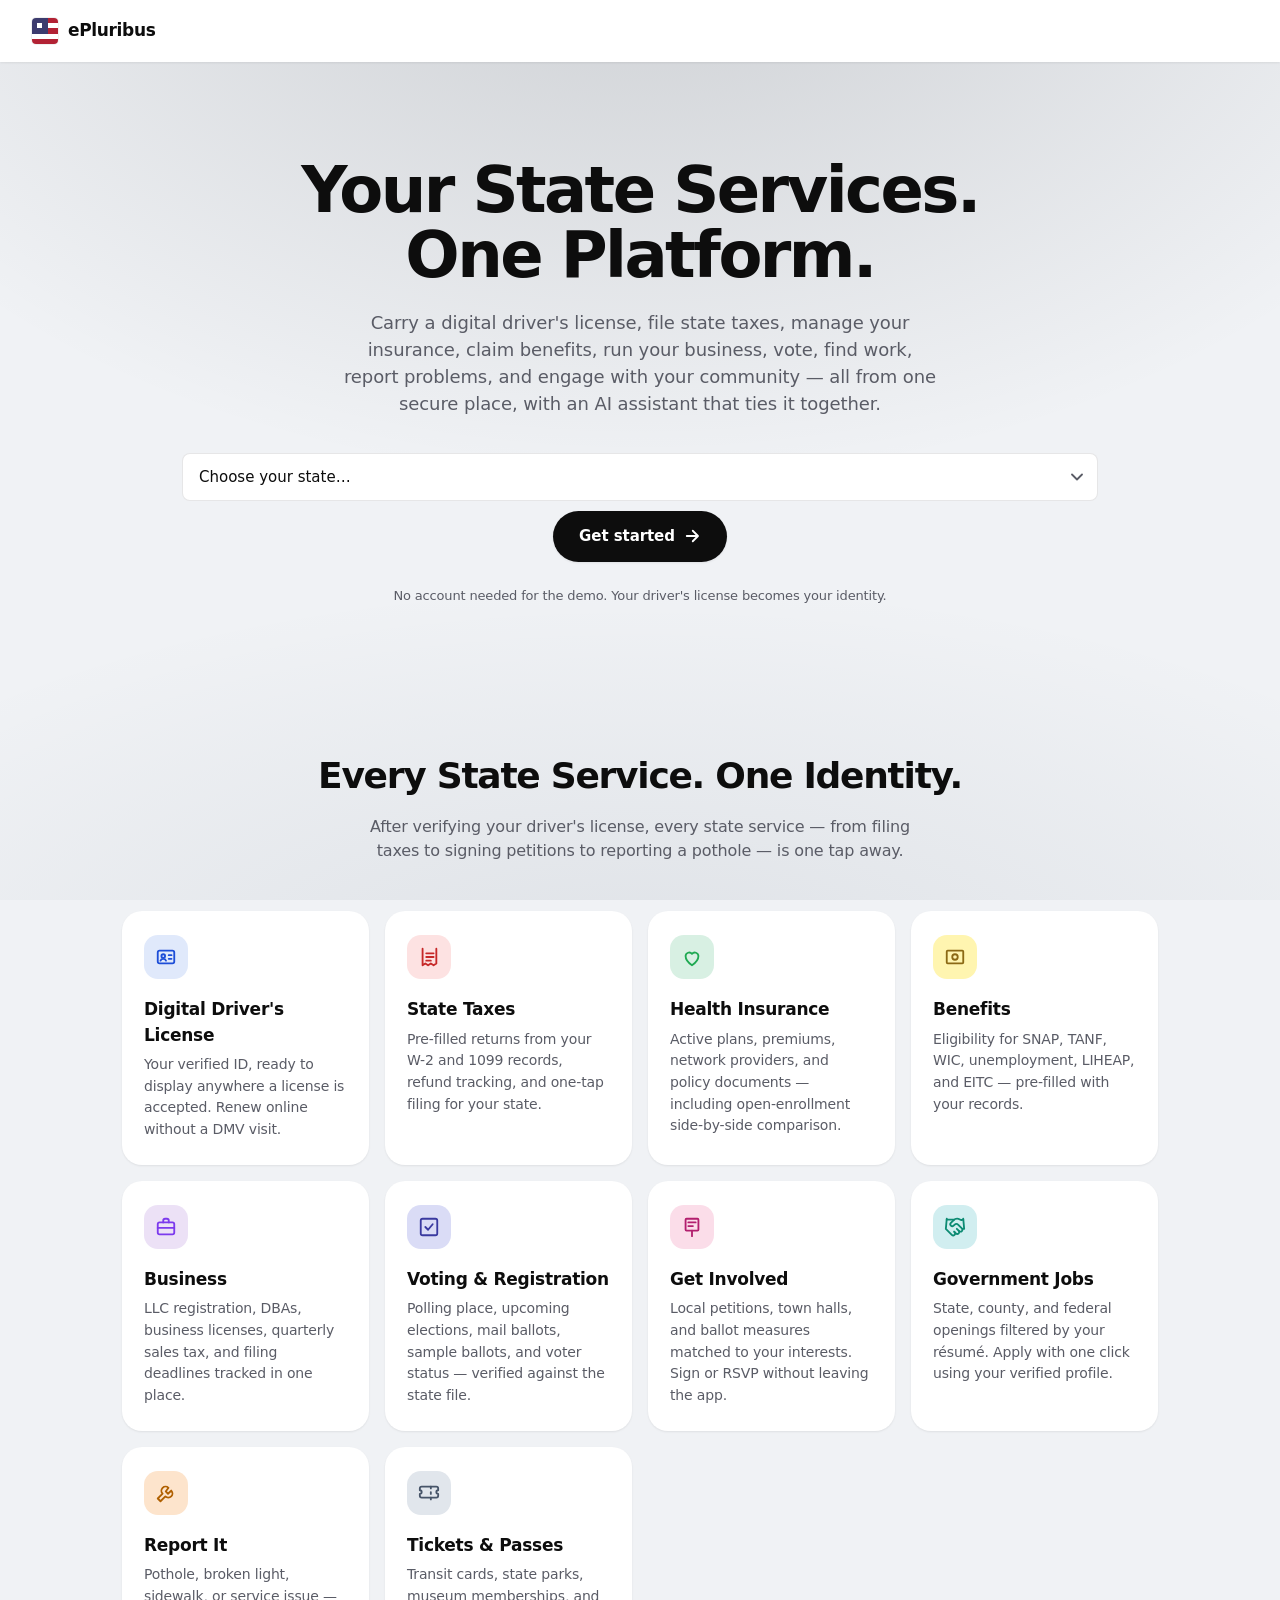
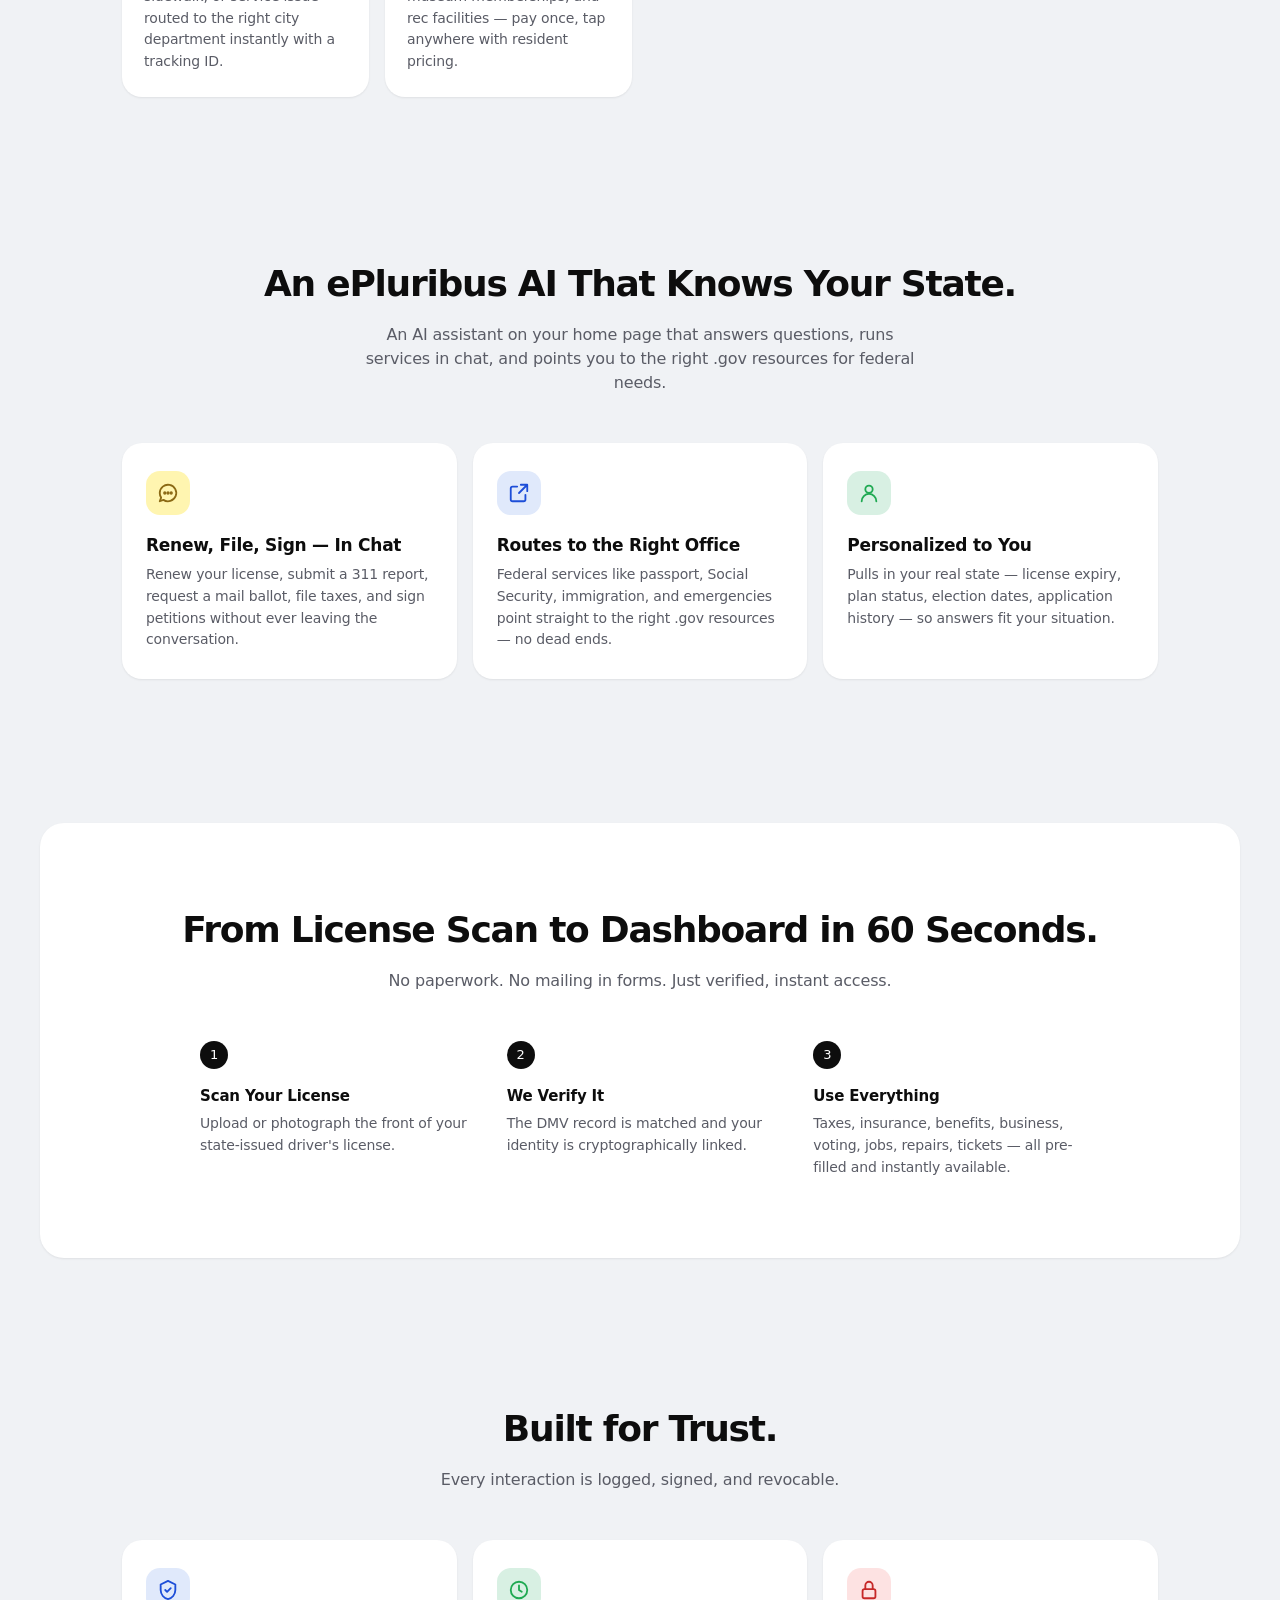
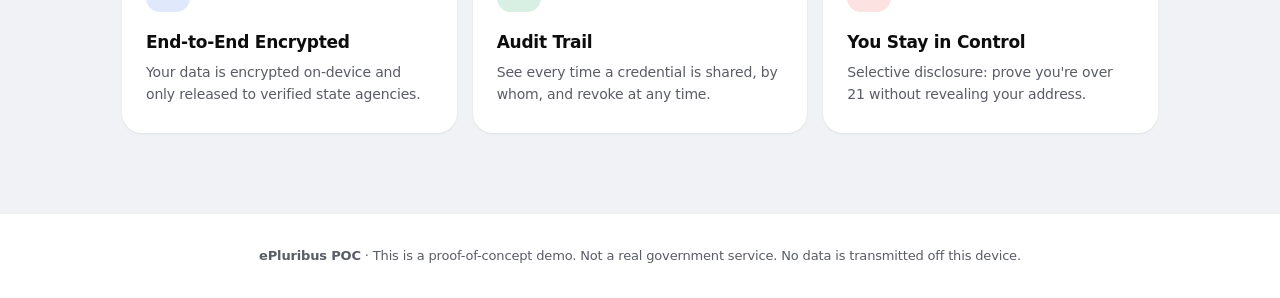
<file: tickets.html>
<!DOCTYPE html>
<html lang="en">
<head>
  <meta charset="UTF-8">
  <meta name="viewport" content="width=device-width, initial-scale=1.0">
  <title>Tickets &amp; passes — ePluribus</title>
  <script>try{var t=JSON.parse(sessionStorage.getItem('civic_theme')||'null');if(t){var s=document.documentElement.style;s.setProperty('--license-accent',t.accent);s.setProperty('--license-deep',t.deep);}}catch(e){}</script>
  <link rel="stylesheet" href="css/styles.css">
</head>
<body data-page="tickets">
  <div class="app">
    <div id="sidebar-mount"></div>
    <main class="main-content">
      <div class="page-header page-header--lg">
        <div class="page-title">
          <h1>Tickets &amp; Passes</h1>
          <p id="ticketsSub">Your transit card, parks pass, museum membership, and rec facility access — tap-ready on your phone.</p>
        </div>
      </div>

      <section class="feature-moment">
        <div class="feature-moment__body">
          <span class="feature-moment__chip">$28.50 balance · auto-reload on</span>
          <h2 class="feature-moment__title">Tap to ride.</h2>
          <p class="feature-moment__sub">Show your TAP card at any Metro or Bus turnstile — you don't have to dig out the physical one. Auto-reloads at $5.</p>
          <div class="feature-moment__actions">
            <button class="btn btn-primary btn-lg" onclick="openPassModal('tap');">Show TAP card</button>
            <button class="text-link-action" onclick="alert('Reload added $20. (Demo)');">Add cash →</button>
          </div>
        </div>
        <div class="feature-moment__art" aria-hidden="true">
          <svg viewBox="0 0 220 220" fill="none" stroke="currentColor" stroke-width="3" stroke-linecap="round" stroke-linejoin="round">
            <rect x="30" y="70" width="130" height="84" rx="12"/>
            <rect x="46" y="92" width="22" height="16" rx="3"/>
            <line x1="46" y1="124" x2="138" y2="124" stroke-width="2.6"/>
            <line x1="46" y1="140" x2="106" y2="140" stroke-width="2.6"/>
            <path d="M170 86 a18 18 0 0 1 0 50" stroke-width="3"/>
            <path d="M182 70 a34 34 0 0 1 0 82" stroke-width="2.6"/>
            <path d="M194 54 a50 50 0 0 1 0 114" stroke-width="2.2"/>
          </svg>
        </div>
      </section>

      <h3 class="section-eyebrow">Your passes</h3>
      <div class="grid-2 section-mb-lg">
        <div class="focus-card">
          <div class="focus-card__chip focus-card__chip--success">Active</div>
          <div class="focus-card__icon focus-card__icon--blue">
            <svg viewBox="0 0 24 24" fill="none" stroke="currentColor" stroke-width="2" stroke-linecap="round" stroke-linejoin="round"><rect x="4" y="3" width="16" height="16" rx="2"/><path d="M4 16h16M9 19v2M15 19v2"/><circle cx="9" cy="9" r="1"/><circle cx="15" cy="9" r="1"/></svg>
          </div>
          <h4 class="focus-card__title">TAP · Transit</h4>
          <p class="focus-card__sub">Metro &amp; Bus, stored value on your phone.</p>
          <div class="focus-card__meta">
            <span>Balance <strong>$28.50</strong></span>
            <span>Last used May 3</span>
          </div>
          <button class="btn btn-secondary" onclick="openPassModal('tap');">Show QR</button>
        </div>

        <div class="focus-card">
          <div class="focus-card__chip focus-card__chip--success">Active</div>
          <div class="focus-card__icon focus-card__icon--green">
            <svg viewBox="0 0 24 24" fill="none" stroke="currentColor" stroke-width="2" stroke-linecap="round" stroke-linejoin="round"><path d="M12 2L4 14h4l-3 7h14l-3-7h4z"/><path d="M11 21v-3h2v3"/></svg>
          </div>
          <h4 class="focus-card__title">State Parks · Annual</h4>
          <p class="focus-card__sub">Vehicle day-use at every state park, 280 in total.</p>
          <div class="focus-card__meta">
            <span>Renews <strong>Mar 14, 2027</strong></span>
            <span>7 visits this year</span>
          </div>
          <button class="btn btn-secondary" onclick="openPassModal('parks');">Show pass</button>
        </div>

        <div class="focus-card">
          <div class="focus-card__chip focus-card__chip--success">Active</div>
          <div class="focus-card__icon focus-card__icon--purple">
            <svg viewBox="0 0 24 24" fill="none" stroke="currentColor" stroke-width="2" stroke-linecap="round" stroke-linejoin="round"><path d="M3 21V9l9-6 9 6v12"/><path d="M3 21h18M9 21V12h6v9"/></svg>
          </div>
          <h4 class="focus-card__title">LACMA · Resident</h4>
          <p class="focus-card__sub">Member entry plus one guest, unlimited visits.</p>
          <div class="focus-card__meta">
            <span>Renews <strong>Sep 12, 2026</strong></span>
            <span>3 visits this year</span>
          </div>
          <button class="btn btn-secondary" onclick="openPassModal('lacma');">Show pass</button>
        </div>

        <div class="focus-card">
          <div class="focus-card__chip">Expires soon</div>
          <div class="focus-card__icon focus-card__icon--blue">
            <svg viewBox="0 0 24 24" fill="none" stroke="currentColor" stroke-width="2" stroke-linecap="round" stroke-linejoin="round"><path d="M2 16c2.5-2 5 2 7.5 0S14.5 14 17 16s4 0 5-1"/><path d="M2 20c2.5-2 5 2 7.5 0S14.5 18 17 20s4 0 5-1"/></svg>
          </div>
          <h4 class="focus-card__title">Pool Pass · Summer</h4>
          <p class="focus-card__sub">Adult resident access at all city pools.</p>
          <div class="focus-card__meta">
            <span>Expires <strong>Jun 30, 2026</strong></span>
            <span>12 visits this year</span>
          </div>
          <button class="btn btn-secondary" onclick="openPassModal('pool');">Show pass</button>
        </div>
      </div>

      <h3 class="section-eyebrow">Browse &amp; buy</h3>
      <div class="quick-row">
        <a class="quick-action" href="#" onclick="event.preventDefault();alert('Metro day pass purchase flow. (Demo)');">
          <svg viewBox="0 0 24 24" fill="none" stroke="currentColor" stroke-width="2" stroke-linecap="round" stroke-linejoin="round"><rect x="4" y="3" width="16" height="16" rx="2"/><path d="M4 16h16M9 19v2M15 19v2"/></svg>
          <span>Metro day pass · $5</span>
        </a>
        <a class="quick-action" href="#" onclick="event.preventDefault();alert('Park entry purchase flow. (Demo)');">
          <svg viewBox="0 0 24 24" fill="none" stroke="currentColor" stroke-width="2" stroke-linecap="round" stroke-linejoin="round"><path d="M12 2L4 14h4l-3 7h14l-3-7h4z"/></svg>
          <span>Park entry · $10</span>
        </a>
        <a class="quick-action" href="#" onclick="event.preventDefault();alert('Museum ticket flow. (Demo)');">
          <svg viewBox="0 0 24 24" fill="none" stroke="currentColor" stroke-width="2" stroke-linecap="round" stroke-linejoin="round"><path d="M3 21V9l9-6 9 6v12"/><path d="M3 21h18M9 21V12h6v9"/></svg>
          <span>Museum entry</span>
        </a>
        <a class="quick-action" href="#" onclick="event.preventDefault();alert('Stadium & rec event tickets. (Demo)');">
          <svg viewBox="0 0 24 24" fill="none" stroke="currentColor" stroke-width="2" stroke-linecap="round" stroke-linejoin="round"><circle cx="12" cy="12" r="9"/><path d="M3 12h18M12 3v18"/></svg>
          <span>Stadium &amp; rec tickets</span>
        </a>
        <a class="quick-action" href="#" onclick="event.preventDefault();alert('Recent purchases list opens. (Demo)');">
          <svg viewBox="0 0 24 24" fill="none" stroke="currentColor" stroke-width="2" stroke-linecap="round" stroke-linejoin="round"><circle cx="12" cy="12" r="9"/><polyline points="12 7 12 12 15 14"/></svg>
          <span>See recent purchases</span>
        </a>
      </div>
    </main>
  </div>

  <!-- Pass card modal — tap-ready transit / parks / membership / pool card. -->
  <div class="modal-backdrop" id="passModal" hidden onclick="if(event.target===this)closePassModal()">
    <div class="modal-pane" role="dialog" aria-modal="true" aria-labelledby="passModalTitle">
      <button class="modal-close" type="button" onclick="closePassModal()" aria-label="Close">
        <svg width="18" height="18" viewBox="0 0 24 24" fill="none" stroke="currentColor" stroke-width="2" stroke-linecap="round" stroke-linejoin="round"><path d="M18 6 6 18M6 6l12 12"/></svg>
      </button>
      <div class="modal-header">
        <span class="badge badge-info" id="passModalBadge">Pass</span>
        <h2 id="passModalTitle" class="mt-2" style="font-size:24px;font-weight:600;letter-spacing:-0.02em;line-height:1.2;">Pass</h2>
        <p class="text-muted mt-2" style="font-size:15px;line-height:1.5;" id="passModalSub">Hold this up at the turnstile or gate. The pass is stored in your wallet for offline use.</p>
      </div>
      <div class="modal-body" style="display:flex;justify-content:center;">
        <div style="width:100%;max-width:520px;">

          <div class="doc-card pass-card tap-pass" data-pass="tap" hidden>
            <div class="pass-header"><div class="pass-brand">TAP</div><div class="pass-tier">Transit · Stored Value</div></div>
            <div class="pass-headline"><div class="pass-headline-main">$28.50</div><div class="pass-headline-sub">balance · auto-reload at $5</div></div>
            <div class="pass-holder" data-name></div>
            <div class="pass-fields">
              <div><span>Card no.</span><strong>4218 9077 1340</strong></div>
              <div><span>Active since</span><strong>2019</strong></div>
              <div><span>Last tap</span><strong>May 3, 2026</strong></div>
            </div>
            <div class="pass-qr" aria-hidden="true">
              <svg viewBox="0 0 21 21">
                <rect x="0" y="0" width="7" height="7" fill="#0b1d33"/><rect x="1" y="1" width="5" height="5" fill="white"/><rect x="2" y="2" width="3" height="3" fill="#0b1d33"/>
                <rect x="14" y="0" width="7" height="7" fill="#0b1d33"/><rect x="15" y="1" width="5" height="5" fill="white"/><rect x="16" y="2" width="3" height="3" fill="#0b1d33"/>
                <rect x="0" y="14" width="7" height="7" fill="#0b1d33"/><rect x="1" y="15" width="5" height="5" fill="white"/><rect x="2" y="16" width="3" height="3" fill="#0b1d33"/>
                <g fill="#0b1d33"><rect x="8" y="0" width="1" height="1"/><rect x="10" y="1" width="1" height="1"/><rect x="9" y="3" width="1" height="1"/><rect x="11" y="4" width="1" height="1"/><rect x="13" y="5" width="1" height="1"/><rect x="8" y="6" width="1" height="1"/><rect x="6" y="8" width="1" height="1"/><rect x="9" y="8" width="1" height="1"/><rect x="11" y="9" width="1" height="1"/><rect x="13" y="9" width="1" height="1"/><rect x="6" y="10" width="1" height="1"/><rect x="8" y="11" width="1" height="1"/><rect x="10" y="12" width="1" height="1"/><rect x="12" y="13" width="1" height="1"/><rect x="6" y="12" width="1" height="1"/><rect x="9" y="14" width="1" height="1"/><rect x="11" y="15" width="1" height="1"/><rect x="13" y="16" width="1" height="1"/><rect x="9" y="17" width="1" height="1"/><rect x="11" y="18" width="1" height="1"/><rect x="13" y="19" width="1" height="1"/><rect x="15" y="9" width="1" height="1"/><rect x="17" y="10" width="1" height="1"/><rect x="19" y="11" width="1" height="1"/><rect x="15" y="13" width="1" height="1"/><rect x="17" y="14" width="1" height="1"/><rect x="19" y="15" width="1" height="1"/><rect x="14" y="17" width="1" height="1"/><rect x="16" y="18" width="1" height="1"/><rect x="18" y="19" width="1" height="1"/><rect x="20" y="17" width="1" height="1"/></g>
              </svg>
            </div>
          </div>

          <div class="doc-card pass-card parks-pass" data-pass="parks" hidden>
            <div class="pass-header"><div class="pass-brand">State Parks</div><div class="pass-tier">Annual · Resident</div></div>
            <div class="pass-headline"><div class="pass-headline-main">280</div><div class="pass-headline-sub">parks · day-use included</div></div>
            <div class="pass-holder" data-name></div>
            <div class="pass-fields">
              <div><span>Pass no.</span><strong>SP-7724-A</strong></div>
              <div><span>Renews</span><strong>Mar 14, 2027</strong></div>
              <div><span>Visits YTD</span><strong>7</strong></div>
            </div>
            <div class="pass-qr" aria-hidden="true">
              <svg viewBox="0 0 21 21">
                <rect x="0" y="0" width="7" height="7" fill="#0b1d33"/><rect x="1" y="1" width="5" height="5" fill="white"/><rect x="2" y="2" width="3" height="3" fill="#0b1d33"/>
                <rect x="14" y="0" width="7" height="7" fill="#0b1d33"/><rect x="15" y="1" width="5" height="5" fill="white"/><rect x="16" y="2" width="3" height="3" fill="#0b1d33"/>
                <rect x="0" y="14" width="7" height="7" fill="#0b1d33"/><rect x="1" y="15" width="5" height="5" fill="white"/><rect x="2" y="16" width="3" height="3" fill="#0b1d33"/>
                <g fill="#0b1d33"><rect x="9" y="0" width="1" height="1"/><rect x="11" y="1" width="1" height="1"/><rect x="8" y="2" width="1" height="1"/><rect x="13" y="3" width="1" height="1"/><rect x="10" y="4" width="1" height="1"/><rect x="12" y="5" width="1" height="1"/><rect x="9" y="6" width="1" height="1"/><rect x="6" y="9" width="1" height="1"/><rect x="8" y="8" width="1" height="1"/><rect x="10" y="9" width="1" height="1"/><rect x="12" y="8" width="1" height="1"/><rect x="14" y="9" width="1" height="1"/><rect x="6" y="11" width="1" height="1"/><rect x="11" y="11" width="1" height="1"/><rect x="13" y="12" width="1" height="1"/><rect x="6" y="13" width="1" height="1"/><rect x="9" y="14" width="1" height="1"/><rect x="11" y="14" width="1" height="1"/><rect x="13" y="15" width="1" height="1"/><rect x="10" y="16" width="1" height="1"/><rect x="12" y="17" width="1" height="1"/><rect x="9" y="18" width="1" height="1"/><rect x="11" y="19" width="1" height="1"/><rect x="14" y="11" width="1" height="1"/><rect x="16" y="12" width="1" height="1"/><rect x="18" y="13" width="1" height="1"/><rect x="15" y="14" width="1" height="1"/><rect x="17" y="15" width="1" height="1"/><rect x="19" y="16" width="1" height="1"/><rect x="16" y="17" width="1" height="1"/><rect x="18" y="18" width="1" height="1"/><rect x="20" y="19" width="1" height="1"/></g>
              </svg>
            </div>
          </div>

          <div class="doc-card pass-card lacma-pass" data-pass="lacma" hidden>
            <div class="pass-header"><div class="pass-brand">LACMA</div><div class="pass-tier">Member +1 · Resident</div></div>
            <div class="pass-headline"><div class="pass-headline-main">+1</div><div class="pass-headline-sub">guest · unlimited entry</div></div>
            <div class="pass-holder" data-name></div>
            <div class="pass-fields">
              <div><span>Member ID</span><strong>LM-58104</strong></div>
              <div><span>Renews</span><strong>Sep 12, 2026</strong></div>
              <div><span>Visits YTD</span><strong>3</strong></div>
            </div>
            <div class="pass-qr" aria-hidden="true">
              <svg viewBox="0 0 21 21">
                <rect x="0" y="0" width="7" height="7" fill="#0b1d33"/><rect x="1" y="1" width="5" height="5" fill="white"/><rect x="2" y="2" width="3" height="3" fill="#0b1d33"/>
                <rect x="14" y="0" width="7" height="7" fill="#0b1d33"/><rect x="15" y="1" width="5" height="5" fill="white"/><rect x="16" y="2" width="3" height="3" fill="#0b1d33"/>
                <rect x="0" y="14" width="7" height="7" fill="#0b1d33"/><rect x="1" y="15" width="5" height="5" fill="white"/><rect x="2" y="16" width="3" height="3" fill="#0b1d33"/>
                <g fill="#0b1d33"><rect x="10" y="0" width="1" height="1"/><rect x="12" y="1" width="1" height="1"/><rect x="8" y="3" width="1" height="1"/><rect x="11" y="4" width="1" height="1"/><rect x="13" y="2" width="1" height="1"/><rect x="9" y="5" width="1" height="1"/><rect x="11" y="6" width="1" height="1"/><rect x="13" y="6" width="1" height="1"/><rect x="6" y="8" width="1" height="1"/><rect x="8" y="9" width="1" height="1"/><rect x="10" y="8" width="1" height="1"/><rect x="12" y="9" width="1" height="1"/><rect x="14" y="8" width="1" height="1"/><rect x="6" y="10" width="1" height="1"/><rect x="9" y="10" width="1" height="1"/><rect x="11" y="11" width="1" height="1"/><rect x="13" y="10" width="1" height="1"/><rect x="6" y="12" width="1" height="1"/><rect x="8" y="12" width="1" height="1"/><rect x="10" y="13" width="1" height="1"/><rect x="12" y="14" width="1" height="1"/><rect x="13" y="13" width="1" height="1"/><rect x="9" y="15" width="1" height="1"/><rect x="11" y="16" width="1" height="1"/><rect x="13" y="17" width="1" height="1"/><rect x="9" y="18" width="1" height="1"/><rect x="11" y="19" width="1" height="1"/><rect x="15" y="9" width="1" height="1"/><rect x="17" y="10" width="1" height="1"/><rect x="19" y="11" width="1" height="1"/><rect x="14" y="12" width="1" height="1"/><rect x="16" y="13" width="1" height="1"/><rect x="18" y="14" width="1" height="1"/><rect x="20" y="15" width="1" height="1"/><rect x="15" y="16" width="1" height="1"/><rect x="17" y="17" width="1" height="1"/><rect x="19" y="18" width="1" height="1"/><rect x="16" y="19" width="1" height="1"/></g>
              </svg>
            </div>
          </div>

          <div class="doc-card pass-card pool-pass" data-pass="pool" hidden>
            <div class="pass-header"><div class="pass-brand">Pool Pass</div><div class="pass-tier">Summer · Adult Resident</div></div>
            <div class="pass-headline"><div class="pass-headline-main">Jun 30</div><div class="pass-headline-sub">expires · renew $40</div></div>
            <div class="pass-holder" data-name></div>
            <div class="pass-fields">
              <div><span>Pass no.</span><strong>PL-2026-1840</strong></div>
              <div><span>Pools</span><strong>All city</strong></div>
              <div><span>Visits YTD</span><strong>12</strong></div>
            </div>
            <div class="pass-qr" aria-hidden="true">
              <svg viewBox="0 0 21 21">
                <rect x="0" y="0" width="7" height="7" fill="#0b1d33"/><rect x="1" y="1" width="5" height="5" fill="white"/><rect x="2" y="2" width="3" height="3" fill="#0b1d33"/>
                <rect x="14" y="0" width="7" height="7" fill="#0b1d33"/><rect x="15" y="1" width="5" height="5" fill="white"/><rect x="16" y="2" width="3" height="3" fill="#0b1d33"/>
                <rect x="0" y="14" width="7" height="7" fill="#0b1d33"/><rect x="1" y="15" width="5" height="5" fill="white"/><rect x="2" y="16" width="3" height="3" fill="#0b1d33"/>
                <g fill="#0b1d33"><rect x="8" y="1" width="1" height="1"/><rect x="11" y="0" width="1" height="1"/><rect x="9" y="2" width="1" height="1"/><rect x="12" y="3" width="1" height="1"/><rect x="10" y="4" width="1" height="1"/><rect x="13" y="5" width="1" height="1"/><rect x="8" y="5" width="1" height="1"/><rect x="11" y="6" width="1" height="1"/><rect x="6" y="9" width="1" height="1"/><rect x="9" y="8" width="1" height="1"/><rect x="11" y="9" width="1" height="1"/><rect x="13" y="8" width="1" height="1"/><rect x="6" y="11" width="1" height="1"/><rect x="8" y="10" width="1" height="1"/><rect x="10" y="11" width="1" height="1"/><rect x="12" y="11" width="1" height="1"/><rect x="14" y="10" width="1" height="1"/><rect x="6" y="13" width="1" height="1"/><rect x="9" y="12" width="1" height="1"/><rect x="11" y="13" width="1" height="1"/><rect x="13" y="13" width="1" height="1"/><rect x="9" y="14" width="1" height="1"/><rect x="11" y="15" width="1" height="1"/><rect x="13" y="16" width="1" height="1"/><rect x="10" y="17" width="1" height="1"/><rect x="12" y="18" width="1" height="1"/><rect x="9" y="19" width="1" height="1"/><rect x="15" y="10" width="1" height="1"/><rect x="17" y="11" width="1" height="1"/><rect x="19" y="12" width="1" height="1"/><rect x="14" y="14" width="1" height="1"/><rect x="16" y="15" width="1" height="1"/><rect x="18" y="16" width="1" height="1"/><rect x="20" y="17" width="1" height="1"/><rect x="15" y="18" width="1" height="1"/><rect x="17" y="19" width="1" height="1"/></g>
              </svg>
            </div>
          </div>

        </div>
      </div>

      <div class="modal-body" style="padding-top:0;">
        <div class="row-between mt-2">
          <span class="text-sm text-muted">Pass stored offline in your digital wallet.</span>
          <div style="display:flex;gap:8px;">
            <button class="btn btn-ghost" type="button" onclick="closePassModal()">Close</button>
            <button class="btn btn-primary" type="button" id="passModalAction">Manage pass</button>
          </div>
        </div>
      </div>
    </div>
  </div>

  <script src="js/app.js"></script>
  <script>
    const u = getCitizen();
    if (u) {
      document.getElementById('ticketsSub').textContent =
        `Your transit card, parks pass, museum membership, and rec facility access in ${u.stateName} — tap-ready on your phone.`;
    }

    const PASS_META = {
      tap:   { title: 'TAP Transit Card',   badge: 'Transit · TAP',           sub: 'Tap at any Metro turnstile or bus reader. Auto-reloads at $5 from your linked account.', actionLabel: 'Reload $20',     actionMsg: 'TAP reloaded $20. (Demo)' },
      parks: { title: 'State Parks Pass',   badge: 'Parks · Annual Resident', sub: 'Scan or show at any state park entrance. Covers day-use parking and entry at 280 parks.',  actionLabel: 'Reserve camping', actionMsg: 'Camping reservation flow. (Demo)' },
      lacma: { title: 'LACMA Membership',   badge: 'Museum · Resident',       sub: 'Show at the LACMA member entrance. Unlimited visits plus one guest per visit.',           actionLabel: 'Member events',   actionMsg: 'LACMA member events calendar. (Demo)' },
      pool:  { title: 'Pool Pass · Summer', badge: 'Pool · Adult Resident',   sub: 'Show at any city pool reception. Expires June 30 — renewal keeps your visit history.',   actionLabel: 'Renew $40',       actionMsg: 'Pool pass renewed through 2027. (Demo)' },
    };

    function openPassModal(kind) {
      const meta = PASS_META[kind];
      if (!meta) return;
      document.getElementById('passModalTitle').textContent = meta.title;
      document.getElementById('passModalBadge').textContent = meta.badge;
      document.getElementById('passModalSub').textContent = meta.sub;
      document.querySelectorAll('#passModal .pass-card[data-pass]').forEach(c => {
        c.hidden = c.dataset.pass !== kind;
      });
      const cu = getCitizen();
      const fullName = cu ? `${cu.firstName.toUpperCase()} ${cu.lastName.toUpperCase()}` : 'PASS HOLDER';
      document.querySelectorAll('#passModal [data-name]').forEach(el => { el.textContent = fullName; });
      const actionBtn = document.getElementById('passModalAction');
      actionBtn.textContent = meta.actionLabel;
      actionBtn.onclick = () => alert(meta.actionMsg);
      document.getElementById('passModal').hidden = false;
      document.body.style.overflow = 'hidden';
    }

    function closePassModal() {
      document.getElementById('passModal').hidden = true;
      document.body.style.overflow = '';
    }

    document.addEventListener('keydown', e => {
      if (e.key === 'Escape') {
        const modal = document.getElementById('passModal');
        if (modal && !modal.hidden) closePassModal();
      }
    });
  </script>
</body>
</html>
</file>
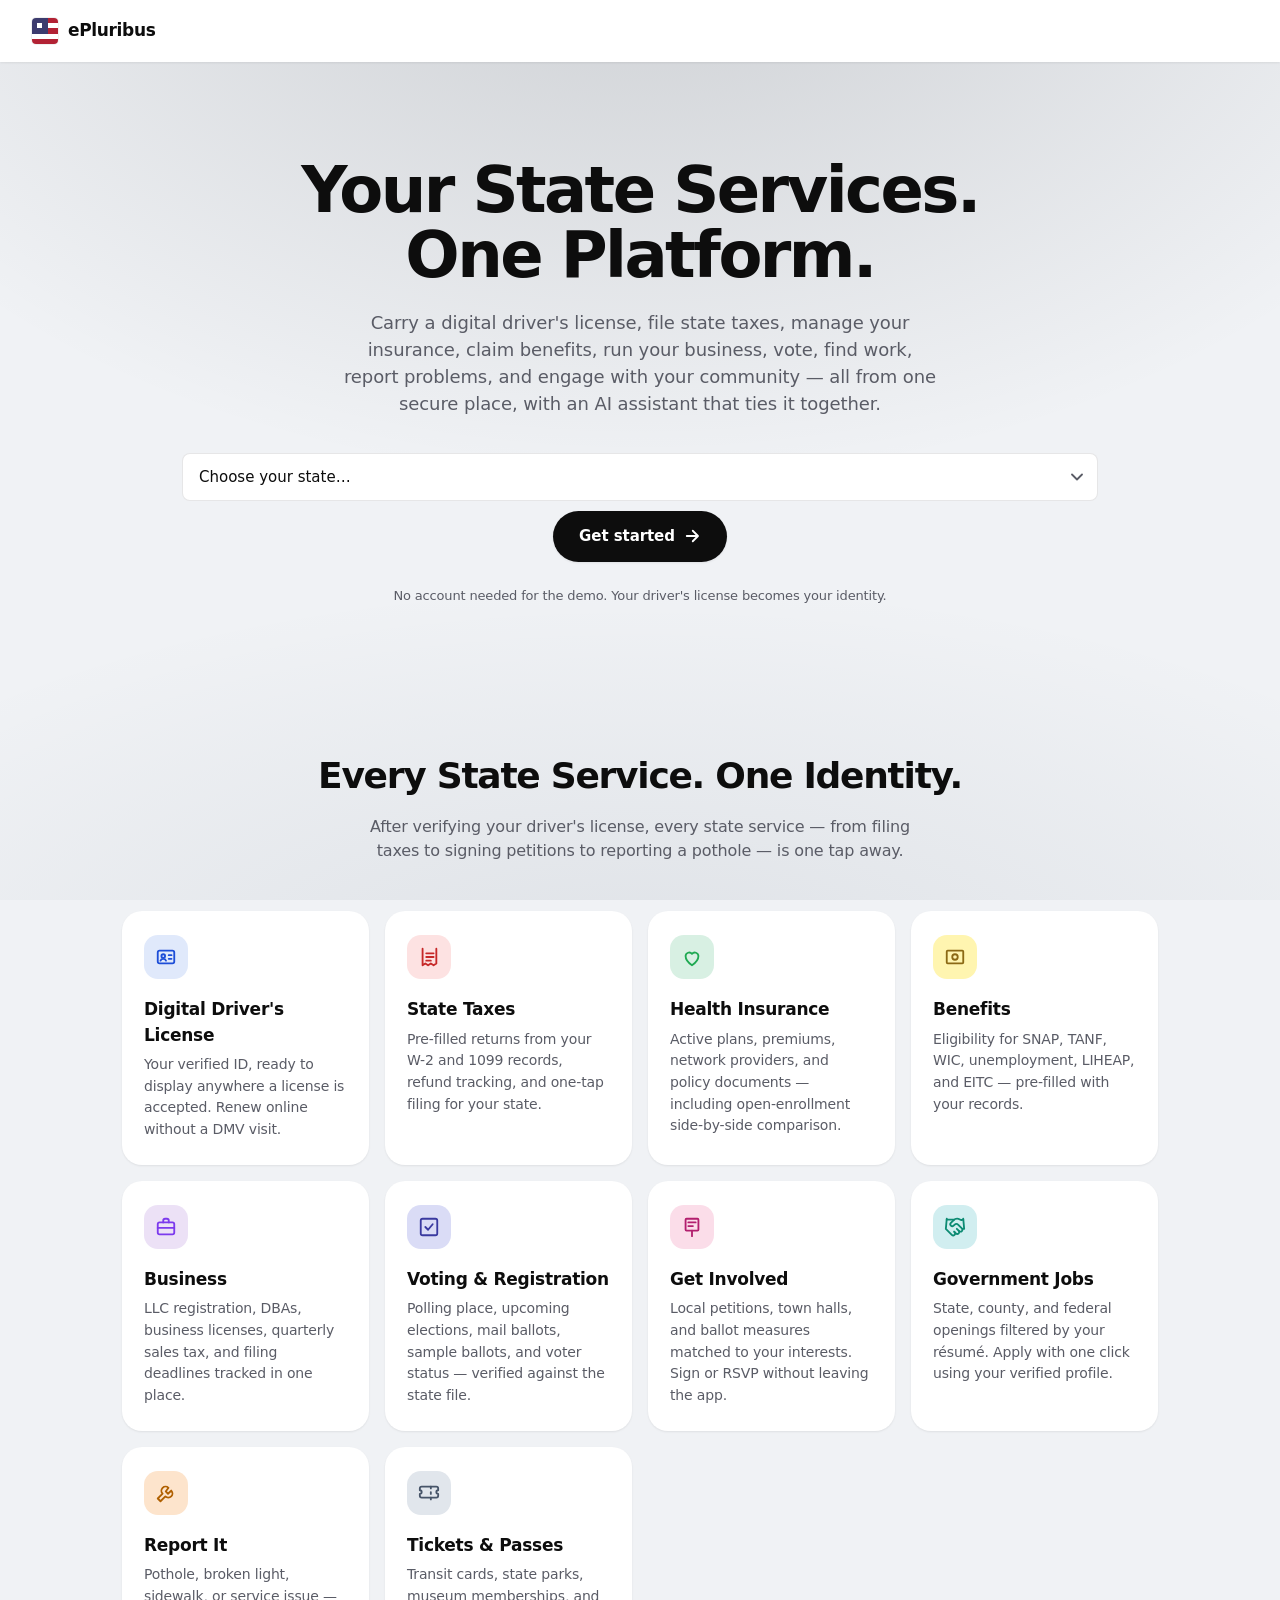
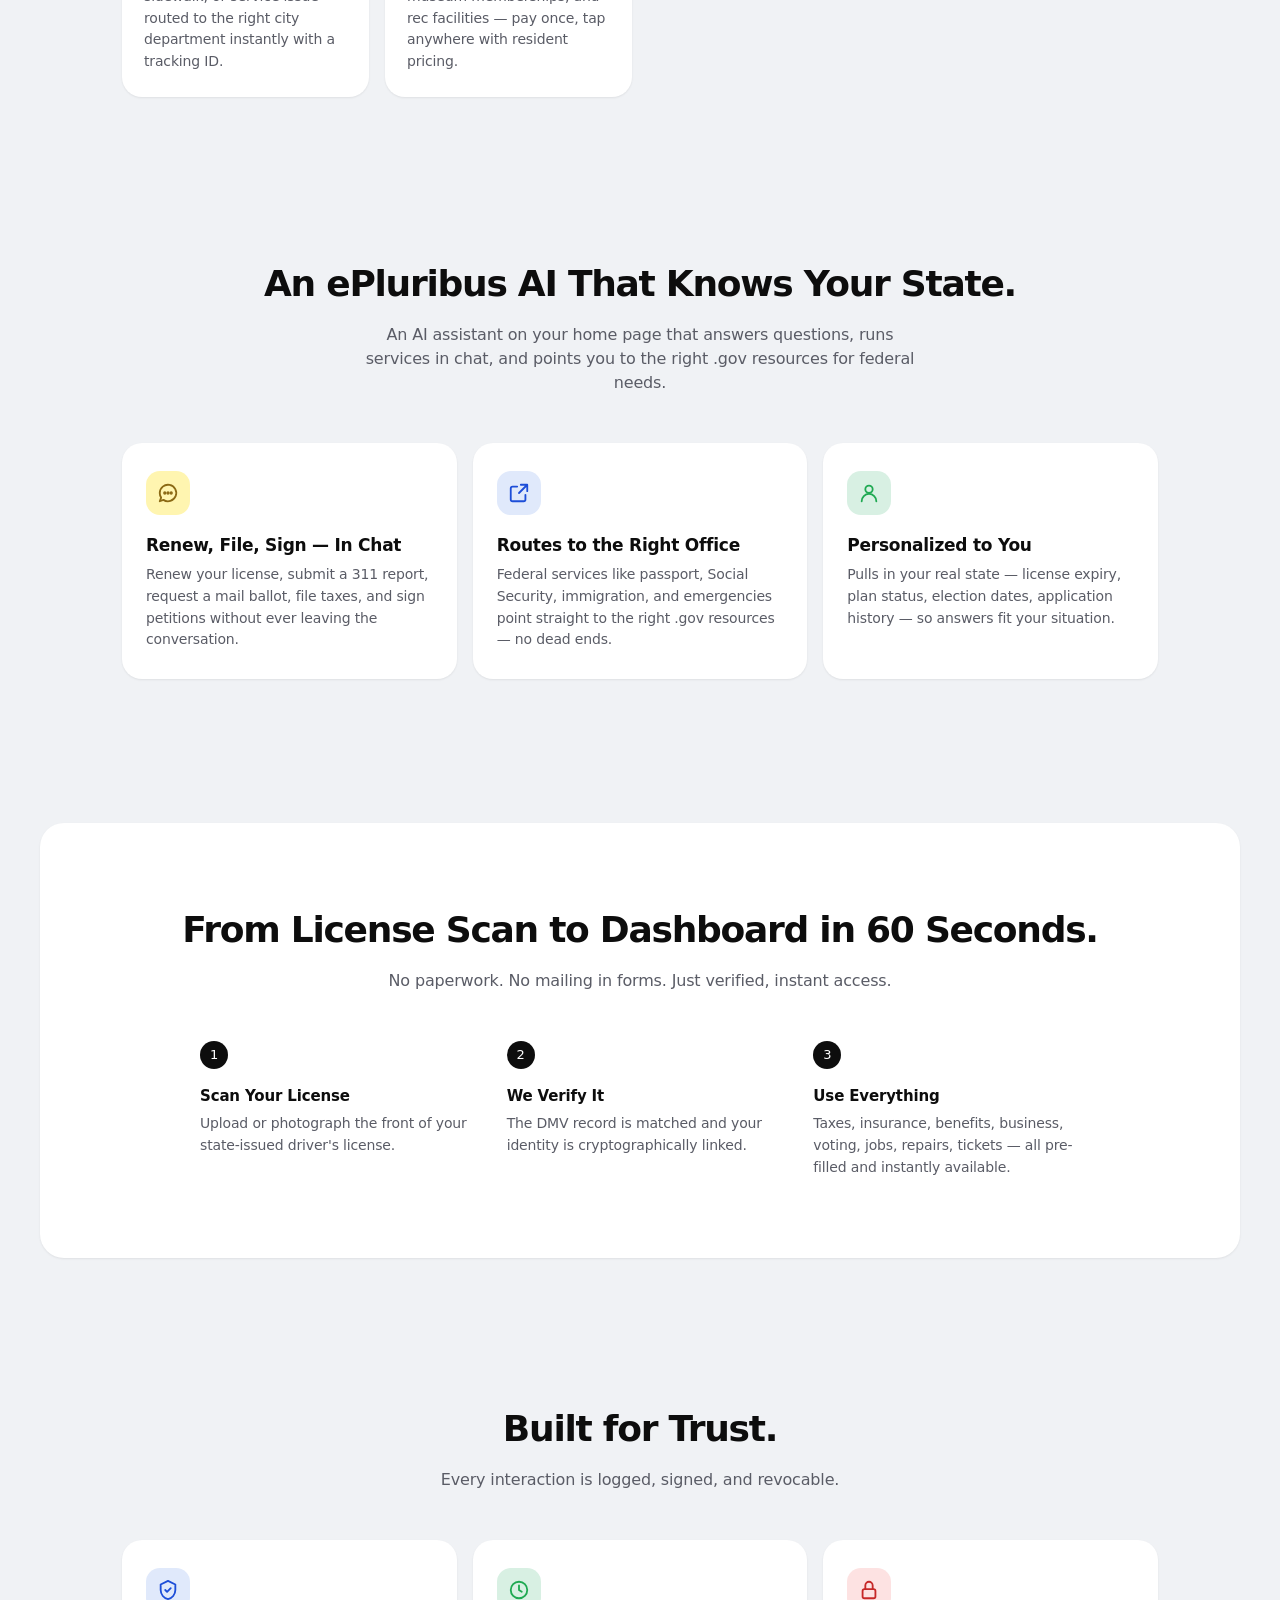
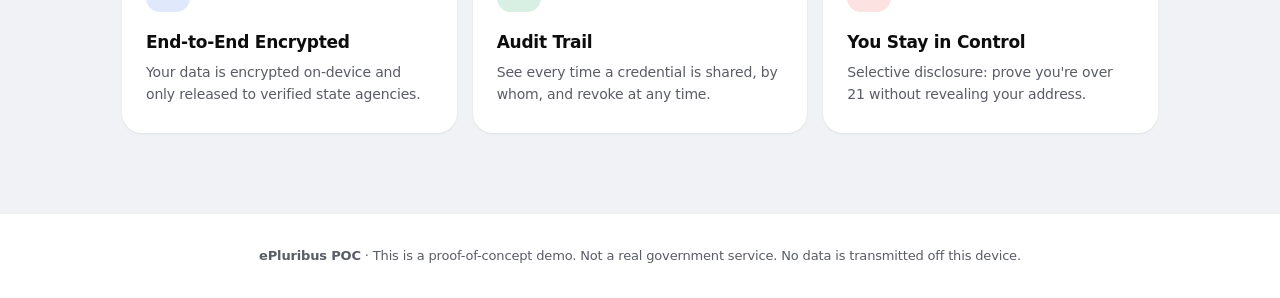
<file: vote.html>
<!DOCTYPE html>
<html lang="en">
<head>
  <meta charset="UTF-8">
  <meta name="viewport" content="width=device-width, initial-scale=1.0">
  <title>Voting — ePluribus</title>
  <script>try{var t=JSON.parse(sessionStorage.getItem('civic_theme')||'null');if(t){var s=document.documentElement.style;s.setProperty('--license-accent',t.accent);s.setProperty('--license-deep',t.deep);}}catch(e){}</script>
  <link rel="stylesheet" href="css/styles.css">
</head>
<body data-page="vote">
  <div class="app">
    <div id="sidebar-mount"></div>
    <main class="main-content">
      <div class="page-header page-header--lg">
        <div class="page-title">
          <h1>Voting</h1>
          <p>Your registration, ballots, and election reminders — in one calm place.</p>
        </div>
      </div>

      <section class="feature-moment">
        <div class="feature-moment__body">
          <span class="feature-moment__chip">31 days · primary</span>
          <h2 class="feature-moment__title">Your June 4 ballot is&nbsp;ready.</h2>
          <p class="feature-moment__sub">Take 60 seconds to look it over now. The real one shows up in your mailbox starting May 6.</p>
          <div class="feature-moment__actions">
            <button class="btn btn-primary btn-lg" onclick="alert('Sample ballot opens. (Demo)');">See my ballot</button>
            <button class="text-link-action" onclick="alert('Mail-in ballot requested. (Demo)');">Or request mail-in →</button>
          </div>
        </div>
        <div class="feature-moment__art" aria-hidden="true">
          <svg viewBox="0 0 220 220" fill="none" stroke="currentColor" stroke-width="3" stroke-linecap="round" stroke-linejoin="round">
            <rect x="34" y="118" width="152" height="76" rx="8"/>
            <path d="M58 118 L58 102 L162 102 L162 118"/>
            <line x1="82" y1="110" x2="138" y2="110" stroke-width="4"/>
            <rect x="90" y="38" width="40" height="62" rx="3"/>
            <line x1="100" y1="56" x2="120" y2="56" stroke-width="2"/>
            <line x1="100" y1="66" x2="120" y2="66" stroke-width="2"/>
            <line x1="100" y1="76" x2="120" y2="76" stroke-width="2"/>
            <circle cx="155" cy="55" r="14" stroke-width="2.5"/>
            <path d="M148 55 L153 60 L162 50" stroke-width="2.5"/>
          </svg>
        </div>
      </section>

      <h3 class="section-eyebrow">Also on your radar</h3>
      <div class="grid-2 section-mb-lg">
        <div class="focus-card">
          <div class="focus-card__chip">100 days</div>
          <div class="focus-card__icon focus-card__icon--upcoming">
            <svg viewBox="0 0 24 24" fill="none" stroke="currentColor" stroke-width="2" stroke-linecap="round" stroke-linejoin="round"><path d="M3 9l9-5 9 5-9 5z"/><path d="M5 11v6c0 1 3 3 7 3s7-2 7-3v-6"/><path d="M21 9v6"/></svg>
          </div>
          <h4 class="focus-card__title">School Board election</h4>
          <p class="focus-card__sub">Aug 12, 2026. Register by Jul 28 if you haven't yet.</p>
          <button class="btn btn-secondary" onclick="alert('Reminder set. (Demo)');">Remind me</button>
        </div>
        <div class="focus-card">
          <div class="focus-card__chip focus-card__chip--success">Verified</div>
          <div class="focus-card__icon focus-card__icon--verified">
            <svg viewBox="0 0 24 24" fill="none" stroke="currentColor" stroke-width="2.4" stroke-linecap="round" stroke-linejoin="round"><polyline points="20 6 9 17 4 12"/></svg>
          </div>
          <h4 class="focus-card__title">You're registered</h4>
          <p class="focus-card__sub">Independent, since 2014. Address matches your driver's license.</p>
          <button class="btn btn-secondary" onclick="alert('Registration editor opens. (Demo)');">Update details</button>
        </div>
      </div>

      <h3 class="section-eyebrow">Anything else</h3>
      <div class="quick-row">
        <a class="quick-action" href="#" onclick="event.preventDefault();alert('Voting history opens. (Demo)');">
          <svg viewBox="0 0 24 24" fill="none" stroke="currentColor" stroke-width="2" stroke-linecap="round" stroke-linejoin="round"><circle cx="12" cy="12" r="9"/><polyline points="12 7 12 12 15 14"/></svg>
          <span>See my voting history</span>
        </a>
        <a class="quick-action" href="#" onclick="event.preventDefault();alert('Voter registration card downloaded. (Demo)');">
          <svg viewBox="0 0 24 24" fill="none" stroke="currentColor" stroke-width="2" stroke-linecap="round" stroke-linejoin="round"><rect x="3" y="5" width="18" height="14" rx="2"/><path d="M7 10h4M7 14h7"/></svg>
          <span>Download my voter card</span>
        </a>
        <a class="quick-action" href="#" onclick="event.preventDefault();alert('Precinct map opens. (Demo)');">
          <svg viewBox="0 0 24 24" fill="none" stroke="currentColor" stroke-width="2" stroke-linecap="round" stroke-linejoin="round"><path d="M21 10c0 7-9 13-9 13s-9-6-9-13a9 9 0 0 1 18 0z"/><circle cx="12" cy="10" r="3"/></svg>
          <span>Find my polling place</span>
        </a>
      </div>
    </main>
  </div>

  <script src="js/app.js"></script>
</body>
</html>
</file>
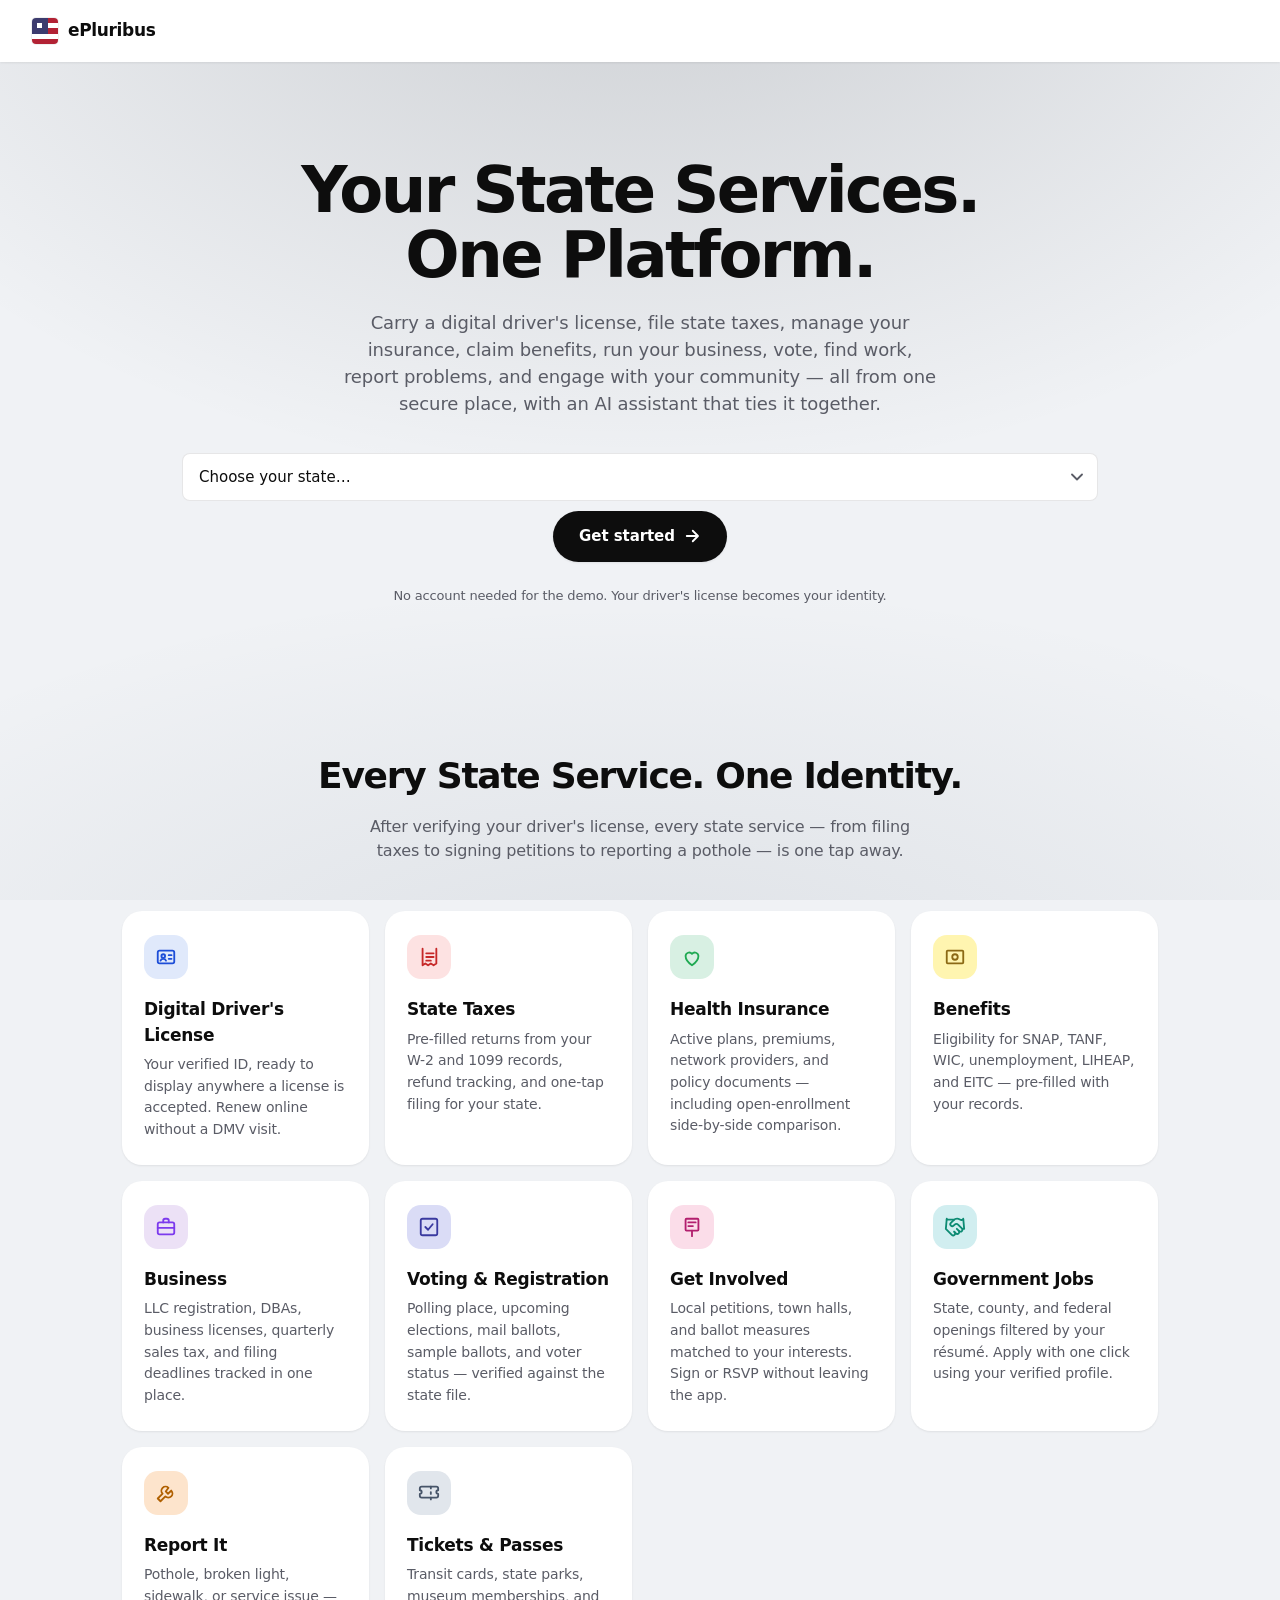
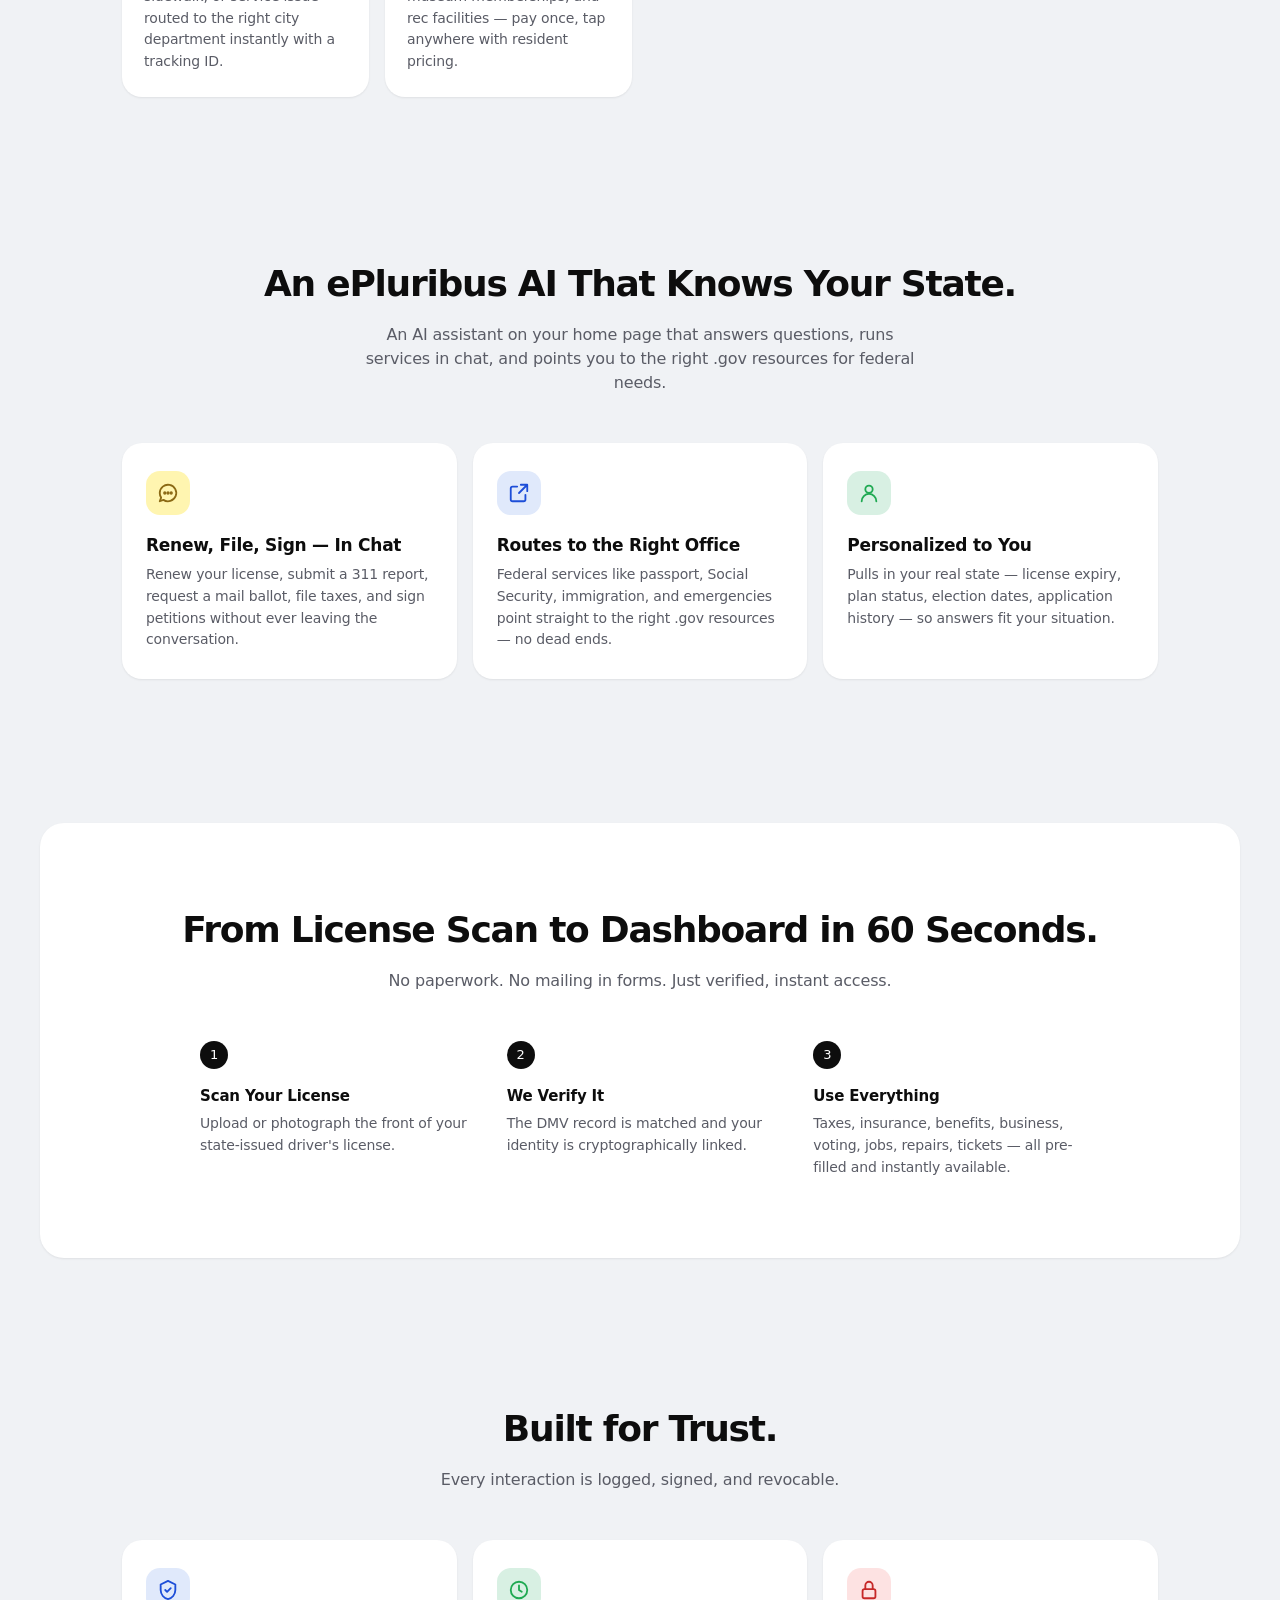
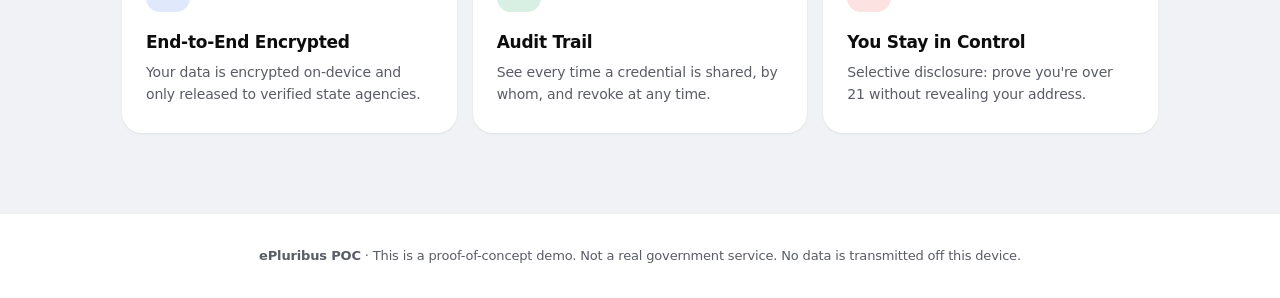
<file: welfare.html>
<!DOCTYPE html>
<html lang="en">
<head>
  <meta charset="UTF-8">
  <meta name="viewport" content="width=device-width, initial-scale=1.0">
  <title>Benefits — ePluribus</title>
  <script>try{var t=JSON.parse(sessionStorage.getItem('civic_theme')||'null');if(t){var s=document.documentElement.style;s.setProperty('--license-accent',t.accent);s.setProperty('--license-deep',t.deep);}}catch(e){}</script>
  <link rel="stylesheet" href="css/styles.css">
</head>
<body data-page="welfare">
  <div class="app">
    <div id="sidebar-mount"></div>
    <main class="main-content">
      <div class="page-header">
        <div class="page-title">
          <h1>Benefits & Assistance</h1>
          <p>Programs you qualify for, applications in progress, and active benefits.</p>
        </div>
      </div>

      <div class="banner-success">
        <svg width="20" height="20" viewBox="0 0 24 24" fill="none" stroke="currentColor" stroke-width="2.4" stroke-linecap="round" stroke-linejoin="round"><polyline points="20 6 9 17 4 12"/></svg>
        <div>You qualify for <strong>3 additional programs</strong> based on your income, household, and recent filings. Estimated value: <strong>$5,300/year</strong>.</div>
      </div>

      <h2 class="text-xl mb-4 mt-6">Active Benefits</h2>
      <div class="grid-2 mb-6">
        <div class="card">
          <div class="row-between mb-2">
            <div class="card-title" id="snapCardTitle">SNAP</div>
            <span class="badge badge-success"><span class="dot"></span>Active</span>
          </div>
          <p class="text-muted mb-4">Supplemental Nutrition Assistance Program · monthly food benefits.</p>
          <div class="grid-2" style="gap:12px;">
            <div class="info-field"><label>Monthly benefit</label><div class="value">$284</div></div>
            <div class="info-field"><label>Loaded May 1</label><div class="value">$284 / $284</div></div>
            <div class="info-field"><label>EBT card</label><div class="value">···· 4408</div></div>
            <div class="info-field"><label>Recertify by</label><div class="value">Oct 2026</div></div>
          </div>
        </div>

        <div class="card">
          <div class="row-between mb-2">
            <div class="card-title">LIHEAP</div>
            <span class="badge badge-success"><span class="dot"></span>Active</span>
          </div>
          <p class="text-muted mb-4">Low-Income Home Energy Assistance · utility bill credit.</p>
          <div class="grid-2" style="gap:12px;">
            <div class="info-field"><label>Annual credit</label><div class="value">$480</div></div>
            <div class="info-field"><label>Applied to</label><div class="value" id="liheapUtility">your local utility</div></div>
            <div class="info-field"><label>Status</label><div class="value">Credit posted Mar 2026</div></div>
            <div class="info-field"><label>Renews</label><div class="value">Jan 2027</div></div>
          </div>
        </div>
      </div>

      <h2 class="text-xl mb-4">You May Qualify For</h2>
      <div class="grid-2 mb-6">
        <div class="card">
          <div class="row-between mb-2">
            <div class="card-title">Child Care Assistance</div>
            <span class="badge badge-info">Eligible</span>
          </div>
          <p class="text-muted mb-4">Subsidized child care for working families. State-administered under the federal CCDF block grant.</p>
          <div class="row-between">
            <div>
              <div class="text-sm text-muted">Estimated subsidy</div>
              <div class="text-xl">$5,200/yr</div>
            </div>
            <button class="btn btn-primary" onclick="alert('Pre-filled application opened. (Demo)');">Apply</button>
          </div>
        </div>
        <div class="card">
          <div class="row-between mb-2">
            <div class="card-title">Lifeline (Phone & Internet)</div>
            <span class="badge badge-info">Eligible</span>
          </div>
          <p class="text-muted mb-4">$9.25/month off your phone or broadband bill.</p>
          <div class="row-between">
            <div>
              <div class="text-sm text-muted">Annual savings</div>
              <div class="text-xl">$111</div>
            </div>
            <button class="btn btn-primary" onclick="alert('Pre-filled application opened. (Demo)');">Apply</button>
          </div>
        </div>
        <div class="card">
          <div class="row-between mb-2">
            <div class="card-title" id="tanfCardTitle">TANF</div>
            <span class="badge badge-warning">Partial match</span>
          </div>
          <p class="text-muted mb-4">Cash aid for families with children. Eligibility depends on household details.</p>
          <div class="row-between">
            <div>
              <div class="text-sm text-muted">Estimated benefit</div>
              <div class="text-xl">Varies</div>
            </div>
            <button class="btn btn-secondary">Check eligibility</button>
          </div>
        </div>
        <div class="card">
          <div class="row-between mb-2">
            <div class="card-title">WIC</div>
            <span class="badge badge-neutral">Not eligible</span>
          </div>
          <p class="text-muted mb-4">Nutrition program for pregnant women, infants, and children under 5.</p>
          <div class="row-between">
            <div class="text-sm text-muted">Income within limits, but no qualifying dependents on file.</div>
          </div>
        </div>
      </div>

      <div class="card">
        <div class="card-header"><div class="card-title" id="allProgramsTitle">All Assistance Programs</div></div>
        <table class="table">
          <thead><tr><th>Program</th><th>What it covers</th><th>Status</th></tr></thead>
          <tbody>
            <tr><td><strong id="rowSnap">SNAP</strong></td><td>Monthly food benefits</td><td><span class="badge badge-success">Active</span></td></tr>
            <tr><td><strong>LIHEAP</strong></td><td>Utility bill assistance</td><td><span class="badge badge-success">Active</span></td></tr>
            <tr><td><strong>Child Care Assistance</strong></td><td>Subsidized child care for working families</td><td><span class="badge badge-info">Eligible</span></td></tr>
            <tr><td><strong>Lifeline</strong></td><td>Phone & internet discount</td><td><span class="badge badge-info">Eligible</span></td></tr>
            <tr><td><strong id="rowTanf">TANF</strong></td><td>Family cash assistance</td><td><span class="badge badge-warning">Check details</span></td></tr>
            <tr><td><strong>WIC</strong></td><td>Nutrition for women & children</td><td><span class="badge badge-neutral">Not eligible</span></td></tr>
            <tr><td><strong id="rowMedicaid">Medicaid</strong></td><td>Free/low-cost health coverage</td><td><span class="badge badge-neutral">Income above threshold</span></td></tr>
            <tr><td><strong>Unemployment Insurance</strong></td><td>Wage replacement if you lose your job</td><td><span class="badge badge-neutral">Not currently filed</span></td></tr>
            <tr><td><strong id="rowDisability">Disability / Paid Family Leave</strong></td><td>Disability and family leave wage replacement</td><td><span class="badge badge-info">Pre-enrolled via W-2</span></td></tr>
          </tbody>
        </table>
      </div>
    </main>
  </div>

  <script src="js/app.js"></script>
  <script>
    // Per-state assistance-program naming overrides + dominant utility.
    // Fields here are demo-realistic substitutions for the user's state;
    // any state not listed falls back to the generic federal names.
    const WELFARE_BY_STATE = {
      AL: { snap: 'SNAP',                       tanf: 'Family Assistance (TANF)',  medicaid: 'Alabama Medicaid',     utility: 'Alabama Power' },
      AK: { snap: 'SNAP',                       tanf: 'ATAP (TANF)',               medicaid: 'DenaliCare',           utility: 'Chugach Electric' },
      AZ: { snap: 'Nutrition Assistance (SNAP)', tanf: 'Cash Assistance (TANF)',   medicaid: 'AHCCCS',               utility: 'APS' },
      AR: { snap: 'SNAP',                       tanf: 'TEA (TANF)',                medicaid: 'Arkansas Medicaid',    utility: 'Entergy Arkansas' },
      CA: { snap: 'SNAP (CalFresh)',            tanf: 'CalWORKs (TANF)',           medicaid: 'Medi-Cal',             disability: 'SDI / Paid Family Leave', utility: 'SoCal Edison' },
      CO: { snap: 'SNAP',                       tanf: 'Colorado Works (TANF)',     medicaid: 'Health First Colorado', disability: 'FAMLI',                  utility: 'Xcel Energy' },
      CT: { snap: 'SNAP',                       tanf: 'Jobs First (TANF)',         medicaid: 'HUSKY Health',         disability: 'CT PFMLA',               utility: 'Eversource' },
      DE: { snap: 'SNAP',                       tanf: 'TANF',                      medicaid: 'Delaware Medicaid',    disability: 'FAMLI',                  utility: 'Delmarva Power' },
      FL: { snap: 'SNAP',                       tanf: 'Temporary Cash Assistance (TCA)', medicaid: 'Florida Medicaid', utility: 'FPL' },
      GA: { snap: 'SNAP',                       tanf: 'TANF',                      medicaid: 'Georgia Medicaid',     utility: 'Georgia Power' },
      HI: { snap: 'SNAP',                       tanf: 'Family Assistance (TANF)',  medicaid: 'Hawaii QUEST',         disability: 'Hawaii TDI',             utility: 'Hawaiian Electric' },
      ID: { snap: 'SNAP',                       tanf: 'TAFI (TANF)',               medicaid: 'Idaho Medicaid',       utility: 'Idaho Power' },
      IL: { snap: 'SNAP',                       tanf: 'TANF',                      medicaid: 'Illinois Medicaid',    utility: 'ComEd' },
      IN: { snap: 'Hoosier Works (SNAP)',       tanf: 'TANF',                      medicaid: 'HIP (Healthy Indiana Plan)', utility: 'Duke Energy Indiana' },
      IA: { snap: 'SNAP',                       tanf: 'FIP (TANF)',                medicaid: 'Iowa Health Link',     utility: 'MidAmerican Energy' },
      KS: { snap: 'SNAP',                       tanf: 'Successful Families (TANF)', medicaid: 'KanCare',             utility: 'Evergy' },
      KY: { snap: 'SNAP',                       tanf: 'K-TAP (TANF)',              medicaid: 'Kentucky Medicaid',    utility: 'Kentucky Utilities' },
      LA: { snap: 'SNAP',                       tanf: 'FITAP (TANF)',              medicaid: 'Healthy Louisiana',    utility: 'Entergy Louisiana' },
      ME: { snap: 'SNAP',                       tanf: 'TANF',                      medicaid: 'MaineCare',            utility: 'Central Maine Power' },
      MD: { snap: 'SNAP',                       tanf: 'TCA (TANF)',                medicaid: 'Maryland Medicaid',    disability: 'FAMLI',                  utility: 'BGE' },
      MA: { snap: 'SNAP',                       tanf: 'TAFDC (TANF)',              medicaid: 'MassHealth',           disability: 'PFML',                   utility: 'Eversource' },
      MI: { snap: 'FAP (SNAP)',                 tanf: 'FIP (TANF)',                medicaid: 'Michigan Medicaid',    utility: 'DTE Energy' },
      MN: { snap: 'SNAP',                       tanf: 'MFIP (TANF)',               medicaid: 'Medical Assistance',   disability: 'Paid Leave Minnesota',   utility: 'Xcel Energy' },
      MS: { snap: 'SNAP',                       tanf: 'TANF',                      medicaid: 'Mississippi Medicaid', utility: 'Entergy Mississippi' },
      MO: { snap: 'SNAP',                       tanf: 'Temporary Assistance (TANF)', medicaid: 'MO HealthNet',       utility: 'Ameren Missouri' },
      MT: { snap: 'SNAP',                       tanf: 'TANF',                      medicaid: 'Montana Medicaid',     utility: 'NorthWestern Energy' },
      NE: { snap: 'SNAP',                       tanf: 'Employment First (TANF)',   medicaid: 'Heritage Health',      utility: 'OPPD' },
      NV: { snap: 'SNAP',                       tanf: 'TANF',                      medicaid: 'Nevada Medicaid',      utility: 'NV Energy' },
      NH: { snap: 'SNAP',                       tanf: 'FANF (TANF)',               medicaid: 'NH Medicaid',          utility: 'Eversource' },
      NJ: { snap: 'NJ SNAP',                    tanf: 'WorkFirst NJ (TANF)',       medicaid: 'NJ FamilyCare',        disability: 'TDI / FLI',              utility: 'PSE&G' },
      NM: { snap: 'SNAP',                       tanf: 'NM Works (TANF)',           medicaid: 'Centennial Care',      utility: 'PNM' },
      NY: { snap: 'SNAP',                       tanf: 'Family Assistance (TANF)',  medicaid: 'NY Medicaid',          disability: 'NYSDI / PFL',            utility: 'Con Edison' },
      NC: { snap: 'FNS (SNAP)',                 tanf: 'Work First (TANF)',         medicaid: 'NC Medicaid',          utility: 'Duke Energy' },
      ND: { snap: 'SNAP',                       tanf: 'TANF',                      medicaid: 'ND Medicaid',          utility: 'Xcel Energy' },
      OH: { snap: 'SNAP',                       tanf: 'Ohio Works First (TANF)',   medicaid: 'Ohio Medicaid',        utility: 'AEP Ohio' },
      OK: { snap: 'SNAP',                       tanf: 'TANF',                      medicaid: 'SoonerCare',           utility: 'OG&E' },
      OR: { snap: 'SNAP',                       tanf: 'TANF',                      medicaid: 'Oregon Health Plan',   disability: 'Paid Leave Oregon',      utility: 'PGE' },
      PA: { snap: 'SNAP',                       tanf: 'TANF',                      medicaid: 'PA Medical Assistance', utility: 'PECO' },
      RI: { snap: 'SNAP',                       tanf: 'RI Works (TANF)',           medicaid: 'Rhode Island Medicaid', disability: 'TDI / TCI',             utility: 'Rhode Island Energy' },
      SC: { snap: 'SNAP',                       tanf: 'Family Independence (TANF)', medicaid: 'Healthy Connections', utility: 'Duke Energy' },
      SD: { snap: 'SNAP',                       tanf: 'TANF',                      medicaid: 'SD Medicaid',          utility: 'Black Hills Energy' },
      TN: { snap: 'SNAP',                       tanf: 'Families First (TANF)',     medicaid: 'TennCare',             utility: 'TVA' },
      TX: { snap: 'SNAP',                       tanf: 'TANF',                      medicaid: 'Texas Medicaid',       utility: 'Oncor' },
      UT: { snap: 'SNAP',                       tanf: 'FEP (TANF)',                medicaid: 'Utah Medicaid',        utility: 'Rocky Mountain Power' },
      VT: { snap: '3SquaresVT (SNAP)',          tanf: 'Reach Up (TANF)',           medicaid: 'Green Mountain Care',  utility: 'Green Mountain Power' },
      VA: { snap: 'SNAP',                       tanf: 'TANF',                      medicaid: 'Cardinal Care',        utility: 'Dominion Energy' },
      WA: { snap: 'Basic Food (SNAP)',          tanf: 'WorkFirst (TANF)',          medicaid: 'Apple Health',         disability: 'PFML',                   utility: 'Puget Sound Energy' },
      WV: { snap: 'SNAP',                       tanf: 'TANF',                      medicaid: 'WV Medicaid',          utility: 'Appalachian Power' },
      WI: { snap: 'FoodShare (SNAP)',           tanf: 'Wisconsin Works (W-2)',     medicaid: 'BadgerCare Plus',      utility: 'We Energies' },
      WY: { snap: 'SNAP',                       tanf: 'POWER (TANF)',              medicaid: 'Wyoming Medicaid',     utility: 'Rocky Mountain Power' },
      default: { snap: 'SNAP', tanf: 'TANF', medicaid: 'Medicaid', disability: 'Disability / Paid Family Leave', utility: 'your local utility' }
    };

    (function applyWelfareState() {
      const u = getCitizen();
      if (!u) return;
      const data = Object.assign({}, WELFARE_BY_STATE.default, WELFARE_BY_STATE[u.state] || {});
      const set = (id, text) => { const el = document.getElementById(id); if (el) el.textContent = text; };
      set('snapCardTitle', data.snap);
      set('tanfCardTitle', data.tanf);
      set('liheapUtility', data.utility);
      set('allProgramsTitle', `All ${u.stateName} Assistance Programs`);
      set('rowSnap', data.snap);
      set('rowTanf', data.tanf);
      set('rowMedicaid', data.medicaid);
      if (data.disability) set('rowDisability', data.disability);
    })();
  </script>
</body>
</html>
</file>
<file: css/styles.css>
:root {
  /* === Diia-inspired design tokens === */
  /* Pure white tiles floating on cool light gray with soft drop shadows.
     Yellow (#FFD500, the Ukrainian flag yellow) is the bold accent for CTAs;
     true black is the primary action color. Hairline gray borders are
     replaced with elevation shadows. Typography leans bolder and a touch
     larger to match Diia's confident, large-type feel. */

  /* Brand & accent */
  --diia-yellow: #FFD500;
  --diia-yellow-soft: #FFF5B0;
  --diia-yellow-dark: #E6BD00;
  --diia-black: #0d0d0d;
  --diia-black-soft: #2a2a2a;

  /* Surfaces — pure white tiles on a soft cool-gray page bg */
  --bg: #f0f2f5;
  --bg-alt: #e8eaee;
  --surface: #ffffff;
  --surface-1: #ffffff;
  --surface-2: #f7f8fa;
  --surface-3: #eff1f4;

  /* Text */
  --text: #0d0d0d;
  --text-muted: #5a5c66;
  --text-subtle: #9498a4;

  /* Status — bold, Diia-esque */
  --success: #1fa952;
  --warning: #ffa800;
  --danger:  #e03131;

  /* Radii — moderate, not Material-massive */
  --radius-sm: 8px;
  --radius: 14px;
  --radius-lg: 20px;
  --radius-xl: 24px;
  --radius-pill: 999px;

  /* Soft Diia drop shadows — distinct cards floating */
  --shadow-1: 0 1px 2px rgba(15, 17, 26, 0.04), 0 1px 3px rgba(15, 17, 26, 0.04);
  --shadow-2: 0 2px 6px rgba(15, 17, 26, 0.06), 0 8px 16px rgba(15, 17, 26, 0.04);
  --shadow-3: 0 4px 10px rgba(15, 17, 26, 0.06), 0 12px 32px rgba(15, 17, 26, 0.10);
  --shadow-4: 0 8px 16px rgba(15, 17, 26, 0.08), 0 24px 48px rgba(15, 17, 26, 0.12);

  /* Legacy aliases */
  --primary: var(--diia-black);
  --primary-dark: #000000;
  --primary-light: var(--diia-black-soft);
  --accent: var(--diia-yellow);
  --gold: var(--diia-yellow);
  --border: rgba(15, 17, 26, 0.06);
  --border-strong: rgba(15, 17, 26, 0.10);
  --shadow-sm: var(--shadow-1);
  --shadow:    var(--shadow-2);
  --shadow-lg: var(--shadow-3);
}

* { box-sizing: border-box; margin: 0; padding: 0; }
html, body { height: 100%; }

body {
  font-family: "e-Ukraine", "Inter", -apple-system, BlinkMacSystemFont, "Segoe UI", Roboto, system-ui, sans-serif;
  background: var(--bg);
  color: var(--text);
  line-height: 1.5;
  -webkit-font-smoothing: antialiased;
  letter-spacing: -0.01em;
}

a { color: var(--text); text-decoration: none; }
a:hover { color: var(--primary); }

/* === Top Nav (landing/scan) === */
.topnav {
  display: flex;
  align-items: center;
  justify-content: space-between;
  padding: 18px 32px;
  background: var(--surface);
  backdrop-filter: saturate(140%) blur(8px);
  -webkit-backdrop-filter: saturate(140%) blur(8px);
  border-bottom: none;
  box-shadow: var(--shadow-1);
  position: sticky;
  top: 0;
  z-index: 20;
}
.brand {
  display: flex;
  align-items: center;
  gap: 10px;
  font-weight: 600;
  font-size: 17px;
  color: var(--text);
  letter-spacing: -0.02em;
}
.brand-mark {
  width: 26px;
  height: 26px;
  flex-shrink: 0;
  border-radius: 4px;
  overflow: hidden;
  box-shadow: 0 0 0 1px rgba(0,0,0,0.06);
}
.brand-mark svg {
  display: block;
  width: 100%;
  height: 100%;
  shape-rendering: crispEdges;
}
.brand-state {
  color: var(--license-accent, var(--text-muted));
  font-weight: 700;
  font-size: 14px;
  letter-spacing: 0.04em;
  margin-left: 2px;
  padding: 1px 6px;
  border-radius: 4px;
  background: color-mix(in srgb, var(--license-accent, var(--text)) 14%, transparent);
}
.topnav-links { display: flex; gap: 28px; }
.topnav-links a { color: var(--text-muted); font-weight: 500; font-size: 14px; }
.topnav-links a:hover { color: var(--text); }

/* === Buttons === Diia-style: bold black primary, yellow accent CTA */
.btn {
  display: inline-flex;
  align-items: center;
  justify-content: center;
  gap: 8px;
  padding: 12px 22px;
  border: none;
  border-radius: var(--radius-pill);
  font: inherit;
  font-weight: 600;
  font-size: 14px;
  cursor: pointer;
  transition: background 0.15s ease, box-shadow 0.18s ease, transform 0.18s ease, color 0.15s ease;
  text-decoration: none;
  white-space: nowrap;
  letter-spacing: -0.005em;
}
.btn:hover { text-decoration: none; }
.btn-primary {
  background: var(--license-accent, #0d0d0d);
  color: white;
  box-shadow: var(--shadow-1);
}
.btn-primary:hover {
  background: color-mix(in srgb, var(--license-accent, #0d0d0d) 88%, black);
  color: white;
  box-shadow: var(--shadow-2);
  transform: translateY(-1px);
}
.btn-secondary {
  background: var(--surface-2);
  color: var(--text);
  box-shadow: var(--shadow-1);
}
.btn-secondary:hover { background: var(--surface-3); box-shadow: var(--shadow-2); transform: translateY(-1px); }
.btn-ghost { background: transparent; color: var(--text); font-weight: 500; }
.btn-ghost:hover { background: var(--surface-2); }
/* Bold yellow CTA — use for the most important call-to-action on a screen */
.btn-accent { background: var(--license-accent, #0d0d0d); color: white; }
.btn-accent:hover {
  background: color-mix(in srgb, var(--license-accent, #0d0d0d) 88%, black);
  box-shadow: var(--shadow-2);
}
.btn-lg { padding: 14px 26px; font-size: 15px; }
.btn-block { width: 100%; }

/* === Hero === */
.hero {
  padding: 96px 32px 64px;
  max-width: 980px;
  margin: 0 auto;
  text-align: center;
}
.hero-eyebrow {
  display: inline-block;
  padding: 6px 14px;
  background: color-mix(in srgb, var(--license-accent, #0d0d0d) 22%, white);
  color: color-mix(in srgb, var(--license-accent, #0d0d0d) 70%, var(--diia-black));
  border-radius: var(--radius-pill);
  font-weight: 700;
  font-size: 12px;
  letter-spacing: 0.02em;
  text-transform: uppercase;
  margin-bottom: 24px;
  border: none;
}
.hero h1 {
  font-size: 64px;
  line-height: 1.02;
  font-weight: 800;
  letter-spacing: -0.04em;
  margin-bottom: 20px;
  color: var(--text);
}
.hero-sub {
  font-size: 18px;
  color: var(--text-muted);
  max-width: 600px;
  margin: 0 auto 36px;
  letter-spacing: -0.005em;
}
.hero-cta {
  display: flex;
  gap: 10px;
  justify-content: center;
  flex-wrap: wrap;
  align-items: center;
}
.state-select {
  padding: 12px 40px 12px 16px;
  font-size: 15px;
  border-radius: var(--radius-sm);
  border: 1px solid var(--border-strong);
  background-color: white;
  background-image: url("data:image/svg+xml;utf8,<svg xmlns='http://www.w3.org/2000/svg' width='12' height='8' viewBox='0 0 12 8' fill='none' stroke='%235a5c66' stroke-width='1.8' stroke-linecap='round' stroke-linejoin='round'><path d='M1 1.5l5 5 5-5'/></svg>");
  background-repeat: no-repeat;
  background-position: right 14px center;
  appearance: none;
  -webkit-appearance: none;
  -moz-appearance: none;
  font-family: inherit;
  min-width: 240px;
  cursor: pointer;
  transition: background-color 0.15s ease, border-color 0.15s ease;
}
.state-select:hover { background-color: var(--surface-2); }

/* === Features Grid === */
.features {
  padding: 80px 32px;
  max-width: 1100px;
  margin: 0 auto;
}
.features-grid {
  display: grid;
  grid-template-columns: repeat(auto-fit, minmax(240px, 1fr));
  gap: 16px;
  margin-top: 48px;
  background: transparent;
  border: none;
  border-radius: 0;
  overflow: visible;
}
.feature-card {
  background: var(--surface);
  padding: 28px 24px;
  border-radius: var(--radius-lg);
  border: none;
  box-shadow: var(--shadow-1);
  transition: box-shadow 0.18s ease, transform 0.18s ease;
}
.feature-card:hover { box-shadow: var(--shadow-3); transform: translateY(-2px); background: var(--surface); }

.features-grid.features-grid-flow {
  gap: 16px;
  grid-template-columns: repeat(auto-fit, minmax(208px, 1fr));
}
.features-grid.features-grid-flow .feature-card { padding: 24px 22px; }
.feature-icon {
  width: 44px;
  height: 44px;
  border-radius: 14px;
  display: grid;
  place-items: center;
  margin-bottom: 18px;
  background: color-mix(in srgb, var(--license-accent, #0d0d0d) 18%, white);
  color: color-mix(in srgb, var(--license-accent, #0d0d0d) 70%, var(--diia-black));
  border: none;
}
.feature-icon.blue   { background: #e0e9fb; color: #1d4ed8; }
.feature-icon.red    { background: #fde2e2; color: #c62828; }
.feature-icon.green  { background: #d8f0e3; color: #1fa952; }
.feature-icon.gold   { background: #fff5b0; color: #8b6914; }
.feature-icon.purple { background: #ece1f6; color: #7c3aed; }
.feature-icon.teal   { background: #d1eef0; color: #0d8b73; }
.feature-icon.amber  { background: #fde4cc; color: #b06000; }
.feature-icon.rose   { background: #fbdde9; color: #b21f6e; }
.feature-icon.indigo { background: #dadcf6; color: #3a3aa0; }
.feature-icon.slate  { background: #e1e6ec; color: #475569; }
.feature-card h3 {
  font-size: 17px;
  font-weight: 700;
  margin-bottom: 6px;
  letter-spacing: -0.015em;
}
.feature-card p {
  color: var(--text-muted);
  font-size: 14px;
  line-height: 1.55;
}

.section-title {
  font-size: 36px;
  font-weight: 800;
  letter-spacing: -0.035em;
  text-align: center;
  margin-bottom: 12px;
  color: var(--text);
}
.section-sub {
  text-align: center;
  color: var(--text-muted);
  font-size: 16px;
  max-width: 560px;
  margin: 0 auto;
}

/* === How it works === */
.howit {
  background: var(--surface);
  padding: 80px 32px;
  border-top: none;
  border-bottom: none;
  box-shadow: var(--shadow-1);
  border-radius: var(--radius-xl);
  margin: 64px 24px;
  max-width: 1200px;
  margin-left: auto;
  margin-right: auto;
}
.howit-grid {
  max-width: 880px;
  margin: 48px auto 0;
  display: grid;
  grid-template-columns: repeat(3, 1fr);
  gap: 40px;
}
.howit-step .step-num {
  width: 28px; height: 28px;
  border-radius: 50%;
  background: var(--text);
  color: white;
  display: grid; place-items: center;
  font-weight: 500;
  font-size: 13px;
  margin-bottom: 16px;
}
.howit-step h4 {
  font-size: 15px;
  font-weight: 600;
  margin-bottom: 6px;
  letter-spacing: -0.01em;
}
.howit-step p { color: var(--text-muted); font-size: 14px; line-height: 1.55; }

footer {
  padding: 32px;
  text-align: center;
  color: var(--text-muted);
  font-size: 13px;
  background: white;
  border-top: 1px solid var(--border);
}

/* === Scan Page === */
.scan-page {
  max-width: 720px;
  margin: 64px auto;
  padding: 0 24px;
}
.scan-steps {
  display: flex;
  justify-content: center;
  gap: 20px;
  margin-bottom: 36px;
  flex-wrap: wrap;
}
.scan-step-indicator {
  display: flex;
  align-items: center;
  gap: 10px;
  color: var(--text-subtle);
  font-weight: 500;
  font-size: 13px;
}
.scan-step-indicator .num {
  width: 22px;
  height: 22px;
  border-radius: 50%;
  background: var(--bg-alt);
  display: grid;
  place-items: center;
  font-weight: 600;
  font-size: 11px;
  border: 1px solid var(--border);
}
.scan-step-indicator.active { color: var(--text); }
.scan-step-indicator.active .num { background: var(--text); color: white; border-color: var(--text); }
.scan-step-indicator.done .num { background: var(--success); color: white; border-color: var(--success); }

.scan-card {
  background: white;
  border-radius: var(--radius-xl);
  padding: 40px;
  border: 1px solid var(--border);
}
.scan-card h2 {
  font-size: 24px;
  font-weight: 600;
  margin-bottom: 8px;
  letter-spacing: -0.02em;
}
.scan-card .lead { color: var(--text-muted); margin-bottom: 28px; font-size: 15px; }

.dropzone {
  border: 1px dashed var(--border-strong);
  border-radius: var(--radius-lg);
  padding: 56px 32px;
  text-align: center;
  cursor: pointer;
  transition: border-color 0.15s ease, background 0.15s ease;
  background: var(--bg);
}
.dropzone:hover, .dropzone.drag {
  border-color: var(--text);
  background: var(--bg-alt);
}
.dropzone-icon {
  width: 44px;
  height: 44px;
  margin: 0 auto 14px;
  background: white;
  border-radius: 10px;
  display: grid;
  place-items: center;
  color: var(--text);
  border: 1px solid var(--border);
}
.dropzone h3 { font-size: 15px; font-weight: 600; margin-bottom: 4px; letter-spacing: -0.01em; }
.dropzone p { color: var(--text-muted); font-size: 13px; }

.scan-or {
  text-align: center;
  margin: 24px 0;
  color: var(--text-subtle);
  font-size: 11px;
  text-transform: uppercase;
  letter-spacing: 0.12em;
  position: relative;
}
.scan-or::before, .scan-or::after {
  content: "";
  position: absolute;
  top: 50%;
  width: 42%;
  height: 1px;
  background: var(--border);
}
.scan-or::before { left: 0; }
.scan-or::after { right: 0; }

/* === Scan animation === */
.scan-progress { text-align: center; padding: 20px 0; }
.scan-anim {
  width: 280px;
  height: 170px;
  background: linear-gradient(135deg, #0b3d91 0%, #1e3a8a 60%, #0a0a0a 100%);
  border-radius: 12px;
  margin: 0 auto 24px;
  position: relative;
  overflow: hidden;
}
.scan-anim::before {
  content: "";
  position: absolute;
  inset: 12px;
  border: 1px dashed rgba(255,255,255,0.25);
  border-radius: 6px;
}
.scan-anim::after {
  content: "";
  position: absolute;
  top: 0; left: 0; right: 0;
  height: 2px;
  background: linear-gradient(90deg, transparent, rgba(255,255,255,0.9), transparent);
  box-shadow: 0 0 16px rgba(255,255,255,0.5);
  animation: scan 2s linear infinite;
}
@keyframes scan {
  0%   { top: 0; opacity: 1; }
  50%  { top: calc(100% - 2px); opacity: 1; }
  51%  { opacity: 0; }
  100% { top: 0; opacity: 0; }
}
.progress-bar {
  width: 100%;
  height: 4px;
  background: var(--bg-alt);
  border-radius: 100px;
  overflow: hidden;
  margin: 16px 0 8px;
}
.progress-fill {
  height: 100%;
  background: var(--license-accent, var(--text));
  border-radius: 100px;
  width: 0;
  transition: width 0.4s ease;
}
.scan-status {
  color: var(--text-muted);
  font-size: 13px;
}

/* Each info-field is its own white tile; container is transparent. */
.scanned-info {
  display: flex;
  flex-wrap: wrap;
  gap: 8px;
  margin: 20px 0;
  background: transparent;
  border: none;
  border-radius: 0;
  overflow: visible;
}
.info-field {
  background: var(--surface-2);
  padding: 14px 16px;
  border-radius: var(--radius);
  flex: 1 1 calc(50% - 4px);
  min-width: 200px;
}
.info-field.full { flex-basis: 100%; }
.info-field label {
  display: block;
  font-size: 11px;
  color: var(--text-muted);
  font-weight: 500;
  text-transform: uppercase;
  letter-spacing: 0.06em;
  margin-bottom: 4px;
}
.info-field .value { font-weight: 500; font-size: 14px; }

/* === Dashboard / app shell === */
.app {
  display: grid;
  grid-template-columns: 64px 1fr;
  min-height: 100vh;
}
/* Suppress transitions on the sidebar (and its descendants) for one frame
   after mount, so the initial 72→240px width settle when the cursor
   happens to be over the sidebar at navigation time doesn't visibly
   "close and reopen". JS strips this class after a couple of rAFs. */
.sidebar.no-transitions,
.sidebar.no-transitions *,
.sidebar.no-transitions *::before,
.sidebar.no-transitions *::after {
  transition: none !important;
}
.sidebar {
  background: rgba(255, 255, 255, 0.55);
  backdrop-filter: saturate(140%) blur(12px);
  -webkit-backdrop-filter: saturate(140%) blur(12px);
  border-right: none;
  display: flex;
  flex-direction: column;
  padding: 18px 12px;
  position: sticky;
  top: 0;
  height: 100vh;
  width: 72px;
  overflow: hidden;
  z-index: 50;
  box-shadow: var(--shadow-1);
  transition: width 0.2s ease, box-shadow 0.2s ease, background 0.2s ease, backdrop-filter 0.2s ease;
}
/* When expanded, drop the frost — solid white surface so the labels
   read clearly without the gradient bleeding through behind them.
   .force-open mirrors :hover so the sidebar can be held expanded on
   navigation arrival until the user moves the cursor away (the
   browser's :hover state isn't applied until a mouse event, so a
   click→navigate would otherwise show a brief 72px collapsed flash). */
.sidebar:hover,
.sidebar.force-open {
  background: var(--surface);
  backdrop-filter: none;
  -webkit-backdrop-filter: none;
  width: 240px;
  box-shadow: var(--shadow-3);
}
.sidebar .brand span,
.sidebar nav a span,
.user-info,
.sidebar .signout {
  opacity: 0;
  transition: opacity 0.12s ease;
  pointer-events: none;
}
.sidebar:hover .brand span,
.sidebar:hover nav a span,
.sidebar:hover .user-info,
.sidebar:hover .signout,
.sidebar.force-open .brand span,
.sidebar.force-open nav a span,
.sidebar.force-open .user-info,
.sidebar.force-open .signout {
  opacity: 1;
  pointer-events: auto;
}
/* Labels shrink to fit whatever flex space is available — at sidebar width
   64px, min-width:0 lets them collapse to 0 (icon visible alone); at 232px
   they expand to text width. white-space:nowrap prevents long labels from
   wrapping to multiple lines (which would inflate row height). The layout
   stays stable across hover, so only width + opacity transition. */
.sidebar .brand > span,
.sidebar nav a > span,
.user-info {
  min-width: 0;
  overflow: hidden;
  white-space: nowrap;
}
.sidebar .brand { padding: 4px 11px 12px; }
.sidebar nav { flex: 1; }
.sidebar nav a {
  display: flex;
  align-items: center;
  gap: 14px;
  padding: 10px 14px;
  border-radius: var(--radius-pill);
  color: var(--text-muted);
  font-weight: 600;
  font-size: 14px;
  margin-bottom: 2px;
  transition: background 0.15s ease, color 0.15s ease;
  letter-spacing: -0.005em;
}
.sidebar nav a:hover { background: var(--surface-2); color: var(--text); text-decoration: none; }
.sidebar nav a.active {
  background: color-mix(in srgb, var(--license-accent, #0d0d0d) 22%, white);
  color: color-mix(in srgb, var(--license-accent, #0d0d0d) 70%, var(--diia-black));
  font-weight: 700;
  box-shadow: none;
  border: none;
}
.sidebar nav a.active svg { color: color-mix(in srgb, var(--license-accent, #0d0d0d) 70%, var(--diia-black)); opacity: 1; }
.sidebar nav a svg { flex-shrink: 0; opacity: 0.9; }

.user-card {
  background: var(--surface-2);
  border: none;
  border-radius: var(--radius);
  padding: 10px;
  display: flex;
  align-items: center;
  gap: 10px;
  transition: background 0.15s ease, border-color 0.15s ease, padding 0.15s ease;
}
.sidebar:not(:hover):not(.force-open) .user-card {
  background: transparent;
  border-color: transparent;
  padding: 4px 9px;
}
.avatar {
  width: 30px;
  height: 30px;
  border-radius: 50%;
  background: linear-gradient(135deg,
    var(--license-deep, var(--text)) 0%,
    var(--license-accent, var(--text)) 100%);
  color: white;
  box-shadow: inset 0 1px 0 rgba(255,255,255,0.18);
  display: grid;
  place-items: center;
  font-weight: 600;
  font-size: 12px;
  flex-shrink: 0;
}
.user-info { flex: 1; min-width: 0; }
.user-info .name {
  font-weight: 500;
  font-size: 13px;
  overflow: hidden;
  text-overflow: ellipsis;
  white-space: nowrap;
}
.user-info .state {
  font-size: 12px;
  color: var(--text-muted);
  display: flex;
  align-items: center;
  gap: 6px;
}
.state-flag-chip {
  display: inline-block;
  width: 22px;
  height: 14px;
  flex-shrink: 0;
  border-radius: 2px;
  background-size: cover;
  background-position: center;
  background-color: var(--bg-alt);
  box-shadow: 0 0 0 1px rgba(0,0,0,0.10), 0 1px 1px rgba(0,0,0,0.06);
}

.main-content {
  padding: 36px 44px 60px;
  max-width: 1200px;
  width: 100%;
  position: relative;
  isolation: isolate;
}
.page-header {
  display: flex;
  align-items: flex-end;
  justify-content: space-between;
  margin-bottom: 32px;
  gap: 20px;
  flex-wrap: wrap;
}
.page-title h1 {
  font-size: 26px;
  letter-spacing: -0.025em;
  font-weight: 600;
}
.page-title p { color: var(--text-muted); margin-top: 4px; font-size: 14px; }

/* === Cards & layout === */
.card {
  background: var(--surface);
  border-radius: var(--radius-lg);
  padding: 24px;
  border: none;
  box-shadow: var(--shadow-1);
}
.card-header {
  display: flex;
  align-items: center;
  justify-content: space-between;
  margin-bottom: 16px;
}
.card-title { font-size: 14px; font-weight: 600; letter-spacing: -0.005em; }
.card-link { font-size: 13px; color: var(--text-muted); }
.card-link:hover { color: var(--text); }

.grid-2 { display: grid; grid-template-columns: repeat(2, 1fr); gap: 16px; }
.grid-3 { display: grid; grid-template-columns: repeat(3, 1fr); gap: 14px; }
.grid-4 { display: grid; grid-template-columns: repeat(4, 1fr); gap: 12px; }
@media (max-width: 900px) {
  .grid-2, .grid-3, .grid-4 { grid-template-columns: 1fr; }
}

.stat {
  background: var(--surface);
  padding: 18px 20px;
  border-radius: var(--radius);
  border: none;
  box-shadow: var(--shadow-1);
}
.stat-label { font-size: 12px; color: var(--text-muted); font-weight: 500; text-transform: uppercase; letter-spacing: 0.04em; }
.stat-value {
  font-size: 28px;
  font-weight: 700;
  margin-top: 6px;
  letter-spacing: -0.03em;
}
.stat-trend {
  font-size: 12px;
  font-weight: 500;
  margin-top: 4px;
  display: inline-flex;
  align-items: center;
  gap: 4px;
}
.stat-trend.up { color: var(--success); }
.stat-trend.down { color: var(--danger); }

/* === Service cards (dashboard) === */
.services {
  display: grid;
  grid-template-columns: repeat(auto-fit, minmax(220px, 1fr));
  gap: 12px;
}
.service-card {
  background: var(--surface);
  padding: 22px;
  border-radius: var(--radius-lg);
  border: none;
  box-shadow: var(--shadow-1);
  cursor: pointer;
  transition: box-shadow 0.18s ease, transform 0.18s ease;
  display: block;
  color: inherit;
}
.service-card:hover {
  box-shadow: var(--shadow-3);
  transform: translateY(-2px);
  text-decoration: none;
}
.service-icon {
  width: 44px;
  height: 44px;
  border-radius: 14px;
  display: grid;
  place-items: center;
  margin-bottom: 18px;
  /* Default falls back to a soft tint of the citizen's state-themed accent */
  background: color-mix(in srgb, var(--license-accent, #0d0d0d) 18%, white);
  color: color-mix(in srgb, var(--license-accent, #0d0d0d) 70%, var(--diia-black));
  border: none;
}
.service-icon.blue   { background: #e0e9fb; color: #1d4ed8; }
.service-icon.red    { background: #fde2e2; color: #c62828; }
.service-icon.green  { background: #d8f0e3; color: #1fa952; }
.service-icon.gold   { background: #fff5b0; color: #8b6914; }
.service-icon.purple { background: #ece1f6; color: #7c3aed; }
.service-icon.teal   { background: #d1eef0; color: #0d8b73; }
.service-icon.amber  { background: #fde4cc; color: #b06000; }
.service-icon.rose   { background: #fbdde9; color: #b21f6e; }
.service-icon.indigo { background: #dadcf6; color: #3a3aa0; }
.service-icon.slate  { background: #e1e6ec; color: #475569; }
.service-card h3 {
  font-size: 16px;
  font-weight: 700;
  margin-bottom: 4px;
  letter-spacing: -0.015em;
}
.service-card p { color: var(--text-muted); font-size: 13px; line-height: 1.5; }

/* === Digital License Card === */
.license-wrap {
  display: flex;
  flex-direction: column;
  align-items: flex-start;
}
.license-card {
  width: 100%;
  max-width: 520px;
  aspect-ratio: 1.586 / 1;
  border-radius: 16px;
  background:
    radial-gradient(circle at 12% -10%, rgba(180, 200, 255, 0.14) 0%, transparent 45%),
    radial-gradient(circle at 95% 105%, rgba(0, 0, 20, 0.55) 0%, transparent 55%),
    repeating-linear-gradient(22deg, transparent 0 6px, rgba(255,255,255,0.025) 6px 7px),
    linear-gradient(135deg, var(--license-deep, #0a1138) 0%, #06092a 100%);
  color: white;
  padding: clamp(14px, 4.23cqi, 22px) clamp(16px, 4.62cqi, 24px);
  container-type: inline-size;
  container-name: license-card;
  position: relative;
  box-shadow:
    inset 0 1px 0 rgba(255,255,255,0.10),
    inset 0 -1px 0 rgba(0,0,0,0.30),
    0 1px 2px rgba(15,23,42,0.20),
    0 12px 32px rgba(11,61,145,0.22),
    0 24px 60px rgba(15,23,42,0.22);
  overflow: hidden;
  font-family: -apple-system, "Segoe UI", sans-serif;
  transition: transform 0.2s ease, box-shadow 0.2s ease;
  isolation: isolate;
}
.license-card:hover {
  transform: translateY(-2px);
  box-shadow:
    inset 0 1px 0 rgba(255,255,255,0.10),
    inset 0 -1px 0 rgba(0,0,0,0.30),
    0 1px 2px rgba(15,23,42,0.20),
    0 18px 40px rgba(11,61,145,0.28),
    0 32px 80px rgba(15,23,42,0.28);
}
.license-card::before {
  content: "";
  position: absolute;
  top: -40%; right: -20%;
  width: 360px; height: 360px;
  background: radial-gradient(circle, rgba(255,255,255,0.08) 0%, transparent 60%);
  pointer-events: none;
  z-index: 1;
}
.license-card::after {
  content: "";
  position: absolute;
  bottom: -50%; left: -20%;
  width: 280px; height: 280px;
  background: radial-gradient(circle, rgba(200,16,46,0.10) 0%, transparent 60%);
  pointer-events: none;
  z-index: 1;
}

.license-glyph {
  position: absolute;
  inset: 0;
  background-size: cover;
  background-position: center;
  background-repeat: no-repeat;
  opacity: 0.55;
  pointer-events: none;
  z-index: 0;
  border-radius: inherit;
  filter: saturate(0.85);
}
.license-scrim {
  position: absolute;
  inset: 0;
  border-radius: inherit;
  pointer-events: none;
  z-index: 1;
  background:
    linear-gradient(180deg,
      rgba(8, 12, 35, 0.35) 0%,
      rgba(8, 12, 35, 0.05) 18%,
      rgba(8, 12, 35, 0.05) 50%,
      rgba(8, 12, 35, 0.65) 100%);
}

/* Inner-layout values use cqi so the card scales as a single unit.
   1cqi = 1% of the card's inline size; clamped to keep text legible at
   tiny widths and visually identical at the 520px max-width target. */
.license-state {
  font-size: clamp(11px, 2.7cqi, 14px);
  font-weight: 600;
  text-transform: uppercase;
  letter-spacing: 0.10em;
  position: relative;
  z-index: 2;
  display: inline-block;
  padding-bottom: 3px;
  border-bottom: 1px solid var(--license-accent, rgba(255,255,255,0.4));
}
.license-type {
  font-size: clamp(8px, 1.92cqi, 10px);
  opacity: 0.7;
  text-transform: uppercase;
  letter-spacing: 0.14em;
  margin-top: 4px;
  font-weight: 500;
  position: relative;
  z-index: 2;
}

.passport-flag {
  position: absolute;
  top: clamp(12px, 3.46cqi, 18px);
  right: clamp(14px, 4.23cqi, 22px);
  width: clamp(28px, 7.31cqi, 38px);
  height: clamp(15px, 3.85cqi, 20px);
  border-radius: 2px;
  overflow: hidden;
  box-shadow: 0 1px 2px rgba(0,0,0,0.35), inset 0 0 0 0.5px rgba(0,0,0,0.15);
  z-index: 2;
}

.license-portrait {
  width: clamp(56px, 15cqi, 78px);
  height: clamp(70px, 18.46cqi, 96px);
  border-radius: 6px;
  background: linear-gradient(180deg,
    color-mix(in srgb, var(--license-accent, #0d0d0d) 28%, #2a3548) 0%,
    #1a2236 100%);
  position: absolute;
  top: clamp(70px, 18.46cqi, 96px);
  left: clamp(16px, 4.62cqi, 24px);
  display: grid;
  place-items: center;
  font-size: clamp(17px, 4.62cqi, 24px);
  font-weight: 600;
  color: rgba(255,255,255,0.92);
  letter-spacing: 0.05em;
  box-shadow:
    inset 0 0 0 1px rgba(255,255,255,0.18),
    inset 0 -16px 24px rgba(0,0,0,0.30),
    0 1px 2px rgba(0,0,0,0.35);
  z-index: 3;
  text-shadow: 0 1px 2px rgba(0,0,0,0.4);
}

.license-fields {
  position: absolute;
  top: clamp(70px, 18.46cqi, 96px);
  left: clamp(82px, 22.31cqi, 116px);
  right: clamp(16px, 4.62cqi, 24px);
  z-index: 3;
}
.license-name {
  font-size: clamp(13px, 3.46cqi, 18px);
  font-weight: 600;
  letter-spacing: 0.02em;
  margin-bottom: 2px;
  white-space: nowrap;
  overflow: hidden;
  text-overflow: ellipsis;
  color: rgba(255,255,255,0.96);
  text-shadow: 0 1px 0 rgba(0,0,0,0.30), 0 0 1px rgba(255,255,255,0.12);
}
.license-address {
  font-size: clamp(11px, 2.7cqi, 14px);
  font-weight: 500;
  letter-spacing: 0.05em;
  color: rgba(255,255,255,0.72);
  margin-bottom: clamp(8px, 2.31cqi, 12px);
  white-space: nowrap;
  overflow: hidden;
  text-overflow: ellipsis;
  font-family: ui-monospace, "SF Mono", Menlo, Consolas, monospace;
}
/* Meta fields fill the empty bottom half of the card in a 4-column grid.
   minmax(0, 1fr) forces truly equal columns regardless of content width
   (otherwise long labels like "Date of Birth" can stretch their cell).
   Gap and font sizes scale with the card so the grid doesn't crowd or
   spill at narrower widths. */
.license-meta {
  position: absolute;
  left: clamp(16px, 4.62cqi, 24px);
  right: clamp(16px, 4.62cqi, 24px);
  bottom: clamp(14px, 4.23cqi, 22px);
  z-index: 3;
  display: grid;
  grid-template-columns: repeat(4, minmax(0, 1fr));
  gap: clamp(10px, 3.46cqi, 18px) clamp(12px, 4.62cqi, 24px);
}
.license-meta > div { line-height: 1.15; min-width: 0; }
.license-meta span {
  display: block;
  font-size: clamp(7px, 1.73cqi, 9px);
  letter-spacing: 0.14em;
  text-transform: uppercase;
  opacity: 0.6;
  margin-bottom: 4px;
  font-weight: 500;
  color: rgba(255,255,255,0.95);
}
.license-meta strong {
  display: block;
  font-size: clamp(11px, 2.7cqi, 14px);
  font-weight: 600;
  letter-spacing: 0.02em;
  color: rgba(255,255,255,0.96);
  font-feature-settings: "tnum";
  white-space: nowrap;
}

.license-num-line {
  margin-top: 6px;
  display: flex;
  align-items: baseline;
  gap: 8px;
}
.license-num-line span {
  font-size: clamp(7px, 1.73cqi, 9px);
  letter-spacing: 0.20em;
  text-transform: uppercase;
  opacity: 0.65;
  font-weight: 600;
  color: rgba(255,255,255,0.85);
}
.license-num-line strong {
  font-size: clamp(11px, 2.7cqi, 14px);
  font-weight: 600;
  letter-spacing: 0.02em;
  color: rgba(255,255,255,0.96);
  font-feature-settings: "tnum";
  white-space: nowrap;
}

/* Flip mechanics: front + back card share the .license-card styling but
   sit absolutely inside the .license-flip-inner; on .flipped the inner
   rotates 180deg around Y, swapping which face is visible. */
.license-flip {
  width: 100%;
  max-width: 520px;
  aspect-ratio: 1.586 / 1;
  perspective: 1400px;
  position: relative;
  cursor: pointer;
}
.license-flip:focus-visible {
  outline: 2px solid var(--license-accent, #0d0d0d);
  outline-offset: 4px;
  border-radius: 18px;
}
.license-flip-inner {
  position: relative;
  width: 100%;
  height: 100%;
  transform-style: preserve-3d;
  transition: transform 0.75s cubic-bezier(0.4, 0.0, 0.2, 1);
}
.license-flip.flipped .license-flip-inner {
  transform: rotateY(180deg);
}
.license-flip > .license-flip-inner > .license-card {
  position: absolute;
  inset: 0;
  width: 100%;
  height: 100%;
  max-width: none;
  aspect-ratio: auto;
  margin: 0;
  -webkit-backface-visibility: hidden;
  backface-visibility: hidden;
}
.license-flip.flipped .license-front { pointer-events: none; }
.license-flip:not(.flipped) .license-back { pointer-events: none; }

/* Back face — simplified, dark blue, QR centered. */
.license-card.license-back {
  transform: rotateY(180deg);
  background:
    radial-gradient(circle at 20% 0%, rgba(180, 200, 255, 0.10) 0%, transparent 55%),
    linear-gradient(135deg, #0c2a6b 0%, #051538 100%);
  display: grid;
  place-items: center;
  padding: clamp(16px, 4.62cqi, 24px);
  font-family: -apple-system, "Segoe UI", sans-serif;
}
.license-back-content {
  display: flex;
  flex-direction: column;
  align-items: center;
  gap: 10px;
  position: relative;
  z-index: 4;
  text-align: center;
  color: white;
}
.license-back-state {
  font-size: clamp(10px, 2.31cqi, 12px);
  font-weight: 600;
  text-transform: uppercase;
  letter-spacing: 0.20em;
  opacity: 0.88;
}
.license-back-label {
  font-size: clamp(8px, 1.92cqi, 10px);
  opacity: 0.55;
  text-transform: uppercase;
  letter-spacing: 0.18em;
  font-weight: 500;
  margin-top: -6px;
}
.license-qr-large {
  width: clamp(120px, 32.31cqi, 168px);
  height: clamp(120px, 32.31cqi, 168px);
  background: white;
  border-radius: 10px;
  padding: 8px;
  box-shadow:
    0 8px 28px rgba(0,0,0,0.45),
    inset 0 1px 0 rgba(255,255,255,0.6);
  display: grid;
  place-items: center;
  margin-top: 4px;
}
.license-qr-large img {
  width: 100%;
  height: 100%;
  display: block;
  border-radius: 4px;
}

.license-shine {
  position: absolute;
  inset: 0;
  border-radius: inherit;
  pointer-events: none;
  background: linear-gradient(115deg,
    transparent 35%,
    rgba(255,255,255,0.18) 50%,
    transparent 65%);
  transform: translateX(-150%);
  opacity: 0;
  z-index: 5;
}
@media (prefers-reduced-motion: no-preference) {
  @keyframes license-sheen {
    0%   { transform: translateX(-150%); opacity: 0; }
    25%  { opacity: 1; }
    75%  { opacity: 1; }
    100% { transform: translateX(150%); opacity: 0; }
  }
  .license-card:hover .license-shine {
    animation: license-sheen 1.4s ease;
  }
}

.renewal-pane {
  background: var(--bg);
  border: 1px solid var(--border);
  border-radius: var(--radius);
  padding: 22px;
}

.license-actions { display: flex; gap: 10px; margin-top: 20px; flex-wrap: wrap; }

/* Floating share/selective-disclosure button on the license front. Sits
   in the upper-right corner — the driver's license front leaves that
   area empty (no passport flag). Frosted white circle; click opens the
   selective-share demo. event.stopPropagation in the inline handler
   prevents the parent .license-flip from also flipping. */
.license-share-btn {
  position: absolute;
  top: clamp(10px, 3.46cqi, 18px);
  right: clamp(10px, 3.46cqi, 18px);
  width: clamp(28px, 7.31cqi, 36px);
  height: clamp(28px, 7.31cqi, 36px);
  border-radius: 50%;
  background: rgba(255, 255, 255, 0.14);
  backdrop-filter: blur(8px);
  -webkit-backdrop-filter: blur(8px);
  border: 1px solid rgba(255, 255, 255, 0.22);
  color: white;
  cursor: pointer;
  display: grid;
  place-items: center;
  z-index: 4;
  transition: background 0.15s ease, transform 0.18s ease, border-color 0.15s ease;
}
.license-share-btn:hover {
  background: rgba(255, 255, 255, 0.24);
  border-color: rgba(255, 255, 255, 0.36);
  transform: translateY(-1px);
}
.license-share-btn:focus-visible {
  outline: 2px solid var(--license-accent, #0d0d0d);
  outline-offset: 2px;
}
.license-share-btn svg { width: 60%; height: 60%; }

/* === Wallet tabs + document panels === */
.doc-tabs {
  display: flex;
  flex-wrap: wrap;
  gap: 6px;
  margin-bottom: 24px;
}
.doc-tab {
  display: inline-flex;
  align-items: center;
  gap: 8px;
  font: inherit;
  font-size: 13px;
  font-weight: 500;
  padding: 9px 15px;
  border-radius: 100px;
  border: none;
  background: var(--surface-2);
  color: var(--text-muted);
  box-shadow: var(--shadow-1);
  cursor: pointer;
  transition: background 0.15s ease, color 0.15s ease, box-shadow 0.18s ease, transform 0.18s ease;
  letter-spacing: -0.005em;
}
.doc-tab:hover {
  background: var(--surface-3);
  color: var(--text);
  box-shadow: var(--shadow-2);
  transform: translateY(-1px);
}
.doc-tab.active {
  background: var(--license-accent, #0d0d0d);
  color: white;
  box-shadow: var(--shadow-1);
  transform: none;
}
.doc-tab.active:hover {
  background: color-mix(in srgb, var(--license-accent, #0d0d0d) 88%, black);
  color: white;
  box-shadow: var(--shadow-2);
  transform: translateY(-1px);
}
.doc-tab svg { flex-shrink: 0; }

.doc-panel { animation: doc-fade-in 0.18s ease; }
.doc-panel[hidden] { display: none; }
@keyframes doc-fade-in {
  from { opacity: 0; transform: translateY(4px); }
  to { opacity: 1; transform: none; }
}

/* Generic doc-card chassis. Each doc-card variant overrides the background
   and inner layout; sizing/aspect/shadow are shared. */
.doc-card {
  width: 100%;
  max-width: 520px;
  aspect-ratio: 1.586 / 1;
  border-radius: 16px;
  padding: 22px 24px;
  position: relative;
  overflow: hidden;
  font-family: -apple-system, "Segoe UI", sans-serif;
  box-shadow:
    0 1px 2px rgba(15,23,42,0.20),
    0 12px 32px rgba(11,61,145,0.18),
    0 24px 60px rgba(15,23,42,0.20);
  transition: transform 0.2s ease, box-shadow 0.2s ease;
}
.doc-card:hover {
  transform: translateY(-2px);
  box-shadow:
    0 1px 2px rgba(15,23,42,0.20),
    0 18px 40px rgba(11,61,145,0.22),
    0 32px 80px rgba(15,23,42,0.24);
}

/* ---------- Passport ---------- */
.passport-card {
  background:
    radial-gradient(circle at 18% 0%, rgba(201,162,39,0.16) 0%, transparent 55%),
    linear-gradient(135deg, #0a1f4a 0%, #051538 100%);
  color: rgba(255,255,255,0.92);
  display: grid;
  grid-template-columns: 90px 1fr;
  grid-template-rows: auto auto auto;
  column-gap: 16px;
  row-gap: 8px;
  padding: 18px 22px;
}
.passport-watermark {
  position: absolute;
  inset: 0;
  background-image: radial-gradient(circle, rgba(201,162,39,0.10) 0%, transparent 60%);
  background-size: 50% 50%;
  background-position: center;
  background-repeat: no-repeat;
  pointer-events: none;
}
.passport-header {
  grid-column: 1 / -1;
  border-bottom: 1px solid rgba(201,162,39,0.30);
  padding-bottom: 6px;
  position: relative;
  z-index: 1;
}
.passport-country {
  color: #e8c66b;
  font-size: 12px;
  font-weight: 600;
  letter-spacing: 0.16em;
}
.passport-type {
  font-size: 9.5px;
  letter-spacing: 0.06em;
  opacity: 0.7;
  margin-top: 2px;
}
.passport-photo {
  width: 76px;
  height: 96px;
  border-radius: 4px;
  background: linear-gradient(180deg, #94a3b8 0%, #475569 100%);
  display: grid;
  place-items: center;
  font-size: 22px;
  font-weight: 600;
  color: rgba(255,255,255,0.85);
  letter-spacing: 0.04em;
  box-shadow: inset 0 0 0 1px rgba(255,255,255,0.20);
  align-self: center;
  position: relative;
  z-index: 1;
}
.passport-fields {
  position: relative;
  z-index: 1;
  align-self: center;
}
.passport-meta {
  display: grid;
  grid-template-columns: repeat(2, 1fr);
  gap: 5px 14px;
  font-size: 9.5px;
}
.passport-meta span {
  display: block;
  color: #c8a248;
  font-weight: 500;
  letter-spacing: 0.06em;
  text-transform: uppercase;
  font-size: 8.5px;
  margin-bottom: 1px;
}
.passport-meta strong {
  font-size: 11px;
  font-weight: 600;
  letter-spacing: 0.02em;
}
.passport-mrz {
  grid-column: 1 / -1;
  font-family: ui-monospace, "SF Mono", Menlo, Consolas, monospace;
  font-size: 9.5px;
  letter-spacing: 0.10em;
  background: rgba(0,0,0,0.30);
  padding: 6px 10px;
  border-radius: 3px;
  white-space: nowrap;
  overflow: hidden;
  text-overflow: ellipsis;
  margin-top: 4px;
  position: relative;
  z-index: 1;
}

/* ---------- Hunting ---------- */
.hunting-card {
  background:
    radial-gradient(circle at 80% 100%, rgba(94,141,72,0.30) 0%, transparent 55%),
    linear-gradient(135deg, #1f3a2a 0%, #0a1f15 100%);
  color: rgba(255,255,255,0.92);
  padding: 22px 24px;
}
.hunting-watermark {
  position: absolute;
  bottom: -10px;
  right: -20px;
  width: 180px;
  height: 180px;
  background-image: url("data:image/svg+xml;utf8,<svg xmlns='http://www.w3.org/2000/svg' viewBox='0 0 24 24' fill='%23a8c897' opacity='0.18'><path d='M12 2L7 9h2L5 15h2.5L3 21h18l-4.5-6H19l-4-6h2zm-1 17h2v3h-2z'/></svg>");
  background-size: contain;
  background-repeat: no-repeat;
  pointer-events: none;
}
.hunting-header { position: relative; z-index: 1; }
.hunting-state {
  font-size: 11px;
  letter-spacing: 0.18em;
  color: #d4cfa3;
  font-weight: 600;
}
.hunting-dept {
  font-size: 10px;
  opacity: 0.7;
  letter-spacing: 0.06em;
  margin-top: 2px;
}
.hunting-title {
  font-size: 22px;
  font-weight: 700;
  letter-spacing: 0.04em;
  margin-top: 14px;
  position: relative;
  z-index: 1;
  text-transform: uppercase;
}
.hunting-name {
  font-size: 16px;
  font-weight: 600;
  margin-top: 4px;
  letter-spacing: 0.01em;
  position: relative;
  z-index: 1;
}
.hunting-fields {
  display: grid;
  grid-template-columns: repeat(2, 1fr);
  gap: 6px 18px;
  margin-top: 16px;
  position: relative;
  z-index: 1;
}
.hunting-fields span {
  display: block;
  color: #d4cfa3;
  font-size: 9px;
  font-weight: 500;
  letter-spacing: 0.08em;
  text-transform: uppercase;
}
.hunting-fields strong {
  display: block;
  font-size: 12px;
  font-weight: 600;
  margin-top: 1px;
  letter-spacing: 0.02em;
}
.hunting-tags {
  display: flex;
  flex-wrap: wrap;
  gap: 6px;
  margin-top: 14px;
  position: relative;
  z-index: 1;
}
.hunting-tag {
  font-size: 10px;
  font-weight: 600;
  padding: 3px 9px;
  border-radius: 100px;
  background: rgba(168,200,151,0.20);
  border: 1px solid rgba(168,200,151,0.35);
  color: #d4e8c1;
  letter-spacing: 0.04em;
}

/* ---------- Vehicle Registration ---------- */
.vehicle-card {
  background:
    repeating-linear-gradient(0deg, transparent 0 28px, rgba(0,0,0,0.025) 28px 29px),
    linear-gradient(180deg, #fefefe 0%, #f3f0e7 100%);
  color: var(--text);
  padding: 18px 22px;
  border: 1px solid #d8d4c5;
}
.vehicle-stamp {
  position: absolute;
  top: 18px;
  right: 22px;
  font-size: 11px;
  font-weight: 800;
  letter-spacing: 0.18em;
  color: rgba(185,28,28,0.45);
  border: 2px solid rgba(185,28,28,0.45);
  padding: 3px 8px;
  border-radius: 3px;
  transform: rotate(-6deg);
  pointer-events: none;
}
.vehicle-header {
  border-bottom: 2px solid #b91c1c;
  padding-bottom: 5px;
  margin-bottom: 8px;
}
.vehicle-state {
  font-size: 11px;
  font-weight: 700;
  letter-spacing: 0.16em;
  color: #b91c1c;
}
.vehicle-dept {
  font-size: 10px;
  color: var(--text-muted);
  letter-spacing: 0.04em;
  margin-top: 1px;
}
.vehicle-title {
  font-size: 13px;
  font-weight: 600;
  letter-spacing: 0.10em;
  text-transform: uppercase;
  color: #1a1a1a;
  margin-bottom: 8px;
}
.vehicle-plate-row {
  display: flex;
  align-items: center;
  gap: 14px;
  margin-bottom: 14px;
}
.vehicle-plate {
  font-family: ui-monospace, "SF Mono", Menlo, Consolas, monospace;
  font-size: 24px;
  font-weight: 700;
  letter-spacing: 0.10em;
  background: white;
  border: 2px solid #1a1a1a;
  border-radius: 4px;
  padding: 4px 12px;
  color: #b91c1c;
  text-shadow: 0 1px 0 rgba(0,0,0,0.05);
}
.vehicle-year {
  font-size: 26px;
  font-weight: 700;
  color: #1a3a8a;
  font-family: ui-monospace, monospace;
  background: linear-gradient(135deg, #f0d488 0%, #d4a64a 100%);
  border-radius: 50%;
  width: 50px;
  height: 50px;
  display: grid;
  place-items: center;
  border: 2px solid #1a1a1a;
}
.vehicle-fields {
  display: grid;
  grid-template-columns: repeat(2, 1fr);
  gap: 5px 16px;
  font-size: 10.5px;
}
.vehicle-fields span {
  display: block;
  color: var(--text-muted);
  font-size: 9px;
  font-weight: 500;
  letter-spacing: 0.06em;
  text-transform: uppercase;
}
.vehicle-fields strong {
  display: block;
  font-size: 11.5px;
  font-weight: 600;
  letter-spacing: 0.02em;
  color: var(--text);
  margin-top: 1px;
}

/* ---------- Birth Certificate ---------- */
.birth-card {
  background: #fdf8e8;
  background-image:
    radial-gradient(circle at 10% 10%, rgba(120, 60, 30, 0.06) 0%, transparent 30%),
    radial-gradient(circle at 90% 90%, rgba(120, 60, 30, 0.05) 0%, transparent 30%);
  color: #2a1a0a;
  padding: 24px 30px;
  font-family: Georgia, "Times New Roman", serif;
  border: 1px solid #d4c896;
}
.birth-corner {
  position: absolute;
  width: 36px;
  height: 36px;
  border: 2px solid #8a6f2e;
  pointer-events: none;
}
.birth-corner-tl { top: 8px; left: 8px; border-right: none; border-bottom: none; border-top-left-radius: 4px; }
.birth-corner-tr { top: 8px; right: 8px; border-left: none; border-bottom: none; border-top-right-radius: 4px; }
.birth-corner-bl { bottom: 8px; left: 8px; border-right: none; border-top: none; border-bottom-left-radius: 4px; }
.birth-corner-br { bottom: 8px; right: 8px; border-left: none; border-top: none; border-bottom-right-radius: 4px; }
.birth-header { text-align: center; margin-top: 4px; }
.birth-state {
  font-size: 11px;
  font-weight: 700;
  letter-spacing: 0.18em;
  color: #8a6f2e;
}
.birth-dept {
  font-size: 10px;
  color: #5a4520;
  letter-spacing: 0.04em;
  margin-top: 2px;
  font-style: italic;
}
.birth-title {
  font-family: Georgia, serif;
  font-size: 18px;
  font-weight: 700;
  letter-spacing: 0.04em;
  color: #2a1a0a;
  text-align: center;
  margin: 10px 0 8px;
  font-variant: small-caps;
}
.birth-name {
  font-family: "Brush Script MT", "Snell Roundhand", cursive;
  font-size: 22px;
  text-align: center;
  color: #1f3a8a;
  margin: 4px 0 12px;
  font-style: italic;
}
.birth-fields {
  display: grid;
  grid-template-columns: repeat(2, 1fr);
  gap: 4px 18px;
  font-size: 10.5px;
}
.birth-fields span {
  display: block;
  color: #6f5520;
  font-size: 9px;
  font-weight: 600;
  letter-spacing: 0.06em;
  text-transform: uppercase;
  font-family: Georgia, serif;
}
.birth-fields strong {
  display: block;
  font-size: 11px;
  font-weight: 500;
  color: #2a1a0a;
  font-family: Georgia, serif;
  margin-top: 1px;
}
.birth-seal {
  position: absolute;
  bottom: 16px;
  right: 16px;
  width: 56px;
  height: 56px;
  border-radius: 50%;
  border: 2px double #8a6f2e;
  display: grid;
  place-items: center;
  background: rgba(212,200,150,0.30);
}
.birth-seal span {
  font-size: 8px;
  font-weight: 700;
  text-align: center;
  letter-spacing: 0.08em;
  color: #8a6f2e;
  line-height: 1.15;
  text-transform: uppercase;
}

/* ---------- Health Insurance ---------- */
.health-card {
  background:
    radial-gradient(circle at 80% 0%, rgba(255,255,255,0.10) 0%, transparent 50%),
    linear-gradient(135deg, #0e4f9a 0%, #062f60 100%);
  color: white;
  padding: 18px 22px;
}
.health-header {
  display: flex;
  align-items: baseline;
  justify-content: space-between;
  margin-bottom: 10px;
}
.health-provider {
  font-size: 22px;
  font-weight: 800;
  letter-spacing: -0.01em;
  color: white;
}
.health-tier {
  font-size: 10px;
  letter-spacing: 0.10em;
  opacity: 0.85;
  text-transform: uppercase;
  font-weight: 600;
}
.health-name {
  font-size: 16px;
  font-weight: 600;
  letter-spacing: 0.02em;
  margin-bottom: 12px;
}
.health-fields {
  display: grid;
  grid-template-columns: repeat(3, 1fr);
  gap: 6px 16px;
  margin-bottom: 14px;
}
.health-fields span {
  display: block;
  font-size: 8.5px;
  font-weight: 500;
  letter-spacing: 0.08em;
  text-transform: uppercase;
  opacity: 0.7;
}
.health-fields strong {
  display: block;
  font-size: 11.5px;
  font-weight: 600;
  margin-top: 1px;
  font-family: ui-monospace, "SF Mono", Menlo, monospace;
  letter-spacing: 0.04em;
}
.health-copays {
  display: grid;
  grid-template-columns: repeat(4, 1fr);
  gap: 6px 14px;
  padding-top: 10px;
  border-top: 1px solid rgba(255,255,255,0.15);
}
.health-copays span {
  display: block;
  font-size: 8.5px;
  letter-spacing: 0.06em;
  text-transform: uppercase;
  opacity: 0.7;
  font-weight: 500;
}
.health-copays strong {
  display: block;
  font-size: 14px;
  font-weight: 700;
  margin-top: 1px;
  letter-spacing: -0.01em;
}
.health-rx {
  position: absolute;
  bottom: 18px;
  right: 22px;
  width: 36px;
  height: 36px;
  border-radius: 50%;
  background: rgba(255,255,255,0.12);
  display: grid;
  place-items: center;
  font-size: 16px;
  font-weight: 800;
  font-style: italic;
  color: white;
  border: 1px solid rgba(255,255,255,0.30);
}
/* Dental and Vision share .health-card's layout (header / name / fields /
   copays / corner mark) and only override the gradient. */
.dental-card {
  background:
    radial-gradient(circle at 80% 0%, rgba(255,255,255,0.10) 0%, transparent 50%),
    linear-gradient(135deg, #0d8b73 0%, #043a31 100%);
  color: white;
  padding: 18px 22px;
}
.vision-card {
  background:
    radial-gradient(circle at 80% 0%, rgba(255,255,255,0.10) 0%, transparent 50%),
    linear-gradient(135deg, #6c3fa3 0%, #2c1a55 100%);
  color: white;
  padding: 18px 22px;
}

/* === Pass cards — tap-ready transit / parks / membership / pool passes.
   Same chassis as .health-card (header / name / fields / corner mark) but
   adds a large QR area for show-at-turnstile use. Each pass overrides only
   its gradient. */
.pass-card { color: white; padding: 20px 24px; }
.tap-pass {
  background:
    radial-gradient(circle at 85% 0%, rgba(255,255,255,0.14) 0%, transparent 55%),
    linear-gradient(135deg, #1e6091 0%, #0b2e4d 100%);
}
.parks-pass {
  background:
    radial-gradient(circle at 85% 0%, rgba(255,255,255,0.14) 0%, transparent 55%),
    linear-gradient(135deg, #2d8659 0%, #0f3a25 100%);
}
.lacma-pass {
  background:
    radial-gradient(circle at 85% 0%, rgba(255,255,255,0.14) 0%, transparent 55%),
    linear-gradient(135deg, #7e3c8a 0%, #361b3c 100%);
}
.pool-pass {
  background:
    radial-gradient(circle at 85% 0%, rgba(255,255,255,0.14) 0%, transparent 55%),
    linear-gradient(135deg, #1f6fa6 0%, #0b324f 100%);
}
.pass-header {
  display: flex;
  align-items: baseline;
  justify-content: space-between;
  margin-bottom: 14px;
}
.pass-brand {
  font-size: 22px;
  font-weight: 800;
  letter-spacing: -0.01em;
}
.pass-tier {
  font-size: 10px;
  letter-spacing: 0.10em;
  text-transform: uppercase;
  opacity: 0.85;
  font-weight: 600;
}
.pass-headline {
  display: flex;
  align-items: flex-end;
  gap: 18px;
  margin-bottom: 18px;
}
.pass-headline-main {
  font-size: 32px;
  font-weight: 700;
  letter-spacing: -0.02em;
  line-height: 1;
}
.pass-headline-sub {
  font-size: 10px;
  letter-spacing: 0.10em;
  text-transform: uppercase;
  opacity: 0.80;
  font-weight: 600;
  padding-bottom: 4px;
}
.pass-holder {
  font-size: 15px;
  font-weight: 600;
  letter-spacing: 0.02em;
  margin-bottom: 10px;
  text-transform: uppercase;
}
.pass-fields {
  display: grid;
  grid-template-columns: repeat(3, 1fr);
  gap: 6px 16px;
  padding-top: 12px;
  border-top: 1px solid rgba(255,255,255,0.18);
}
.pass-fields span {
  display: block;
  font-size: 8.5px;
  font-weight: 500;
  letter-spacing: 0.08em;
  text-transform: uppercase;
  opacity: 0.7;
}
.pass-fields strong {
  display: block;
  font-size: 11.5px;
  font-weight: 600;
  margin-top: 1px;
  font-family: ui-monospace, "SF Mono", Menlo, monospace;
  letter-spacing: 0.04em;
}
.pass-qr {
  position: absolute;
  bottom: 20px;
  right: 24px;
  width: 68px;
  height: 68px;
  border-radius: 8px;
  background: white;
  padding: 6px;
}
.pass-qr svg { width: 100%; height: 100%; display: block; }

/* === Generic flip + shine for non-license documents ===
   Mirrors the .license-flip mechanism but works for any .doc-card.
   Each doc gets its own .doc-flip wrapper, a .doc-front (the existing
   themed card), and a .doc-back (matching theme + centered QR). */
.doc-flip {
  width: 100%;
  max-width: 520px;
  aspect-ratio: 1.586 / 1;
  perspective: 1400px;
  position: relative;
  cursor: pointer;
}
.doc-flip:focus-visible {
  outline: 2px solid var(--license-accent, #0d0d0d);
  outline-offset: 4px;
  border-radius: 18px;
}
.doc-flip-inner {
  position: relative;
  width: 100%;
  height: 100%;
  transform-style: preserve-3d;
  transition: transform 0.75s cubic-bezier(0.4, 0.0, 0.2, 1);
}
.doc-flip.flipped .doc-flip-inner { transform: rotateY(180deg); }
.doc-flip > .doc-flip-inner > .doc-card {
  position: absolute;
  inset: 0;
  width: 100%;
  height: 100%;
  max-width: none;
  aspect-ratio: auto;
  margin: 0;
  -webkit-backface-visibility: hidden;
  backface-visibility: hidden;
}
.doc-flip.flipped .doc-front { pointer-events: none; }
.doc-flip:not(.flipped) .doc-back { pointer-events: none; }

.doc-card.doc-back {
  transform: rotateY(180deg);
  display: grid;
  place-items: center;
  padding: 24px;
  font-family: -apple-system, "Segoe UI", sans-serif;
  background:
    radial-gradient(circle at 20% 0%, rgba(180, 200, 255, 0.10) 0%, transparent 55%),
    linear-gradient(135deg, #0c2a6b 0%, #051538 100%);
  color: white;
}
.doc-back-content {
  display: flex;
  flex-direction: column;
  align-items: center;
  gap: 10px;
  text-align: center;
}
.doc-back-state {
  font-size: 12px;
  font-weight: 600;
  text-transform: uppercase;
  letter-spacing: 0.20em;
  opacity: 0.88;
}
.doc-back-label {
  font-size: 10px;
  opacity: 0.55;
  text-transform: uppercase;
  letter-spacing: 0.18em;
  font-weight: 500;
  margin-top: -6px;
}
.doc-qr-large {
  width: 168px;
  height: 168px;
  background: white;
  border-radius: 10px;
  padding: 8px;
  box-shadow:
    0 8px 28px rgba(0,0,0,0.45),
    inset 0 1px 0 rgba(255,255,255,0.6);
  display: grid;
  place-items: center;
  margin-top: 4px;
}
.doc-qr-large img {
  width: 100%;
  height: 100%;
  display: block;
  border-radius: 4px;
}

/* Per-doc back theming — each back uses the deepest tones of its front. */
.doc-card.doc-back.passport-back {
  background:
    radial-gradient(circle at 20% 0%, rgba(201,162,39,0.18) 0%, transparent 55%),
    linear-gradient(135deg, #0a1f4a 0%, #051538 100%);
}
.doc-card.doc-back.hunting-back {
  background:
    radial-gradient(circle at 80% 100%, rgba(94,141,72,0.30) 0%, transparent 55%),
    linear-gradient(135deg, #0f2a1c 0%, #0a1f15 100%);
}
.doc-card.doc-back.vehicle-back {
  background:
    repeating-linear-gradient(0deg, transparent 0 28px, rgba(0,0,0,0.025) 28px 29px),
    linear-gradient(180deg, #fefefe 0%, #f3f0e7 100%);
  color: var(--text);
  border: 1px solid #d8d4c5;
}
.doc-card.doc-back.vehicle-back .doc-back-state { color: #b91c1c; }
.doc-card.doc-back.vehicle-back .doc-back-label { color: var(--text-muted); }
.doc-card.doc-back.birth-back {
  background: #fdf8e8;
  background-image:
    radial-gradient(circle at 10% 10%, rgba(120, 60, 30, 0.06) 0%, transparent 30%),
    radial-gradient(circle at 90% 90%, rgba(120, 60, 30, 0.05) 0%, transparent 30%);
  color: #2a1a0a;
  font-family: Georgia, "Times New Roman", serif;
  border: 1px solid #d4c896;
}
.doc-card.doc-back.birth-back .doc-back-state { color: #8a6f2e; }
.doc-card.doc-back.birth-back .doc-back-label { color: #5a4520; font-style: italic; }
.doc-card.doc-back.health-back {
  background:
    radial-gradient(circle at 80% 0%, rgba(255,255,255,0.10) 0%, transparent 50%),
    linear-gradient(135deg, #0e4f9a 0%, #062f60 100%);
}

/* Hover sheen — diagonal stripe sweeps across the front face once on hover. */
.doc-shine {
  position: absolute;
  inset: 0;
  border-radius: inherit;
  pointer-events: none;
  background: linear-gradient(115deg,
    transparent 35%,
    rgba(255,255,255,0.18) 50%,
    transparent 65%);
  transform: translateX(-150%);
  opacity: 0;
  z-index: 5;
}
@media (prefers-reduced-motion: no-preference) {
  @keyframes doc-sheen {
    0%   { transform: translateX(-150%); opacity: 0; }
    25%  { opacity: 1; }
    75%  { opacity: 1; }
    100% { transform: translateX(150%); opacity: 0; }
  }
  .doc-card:hover .doc-shine {
    animation: doc-sheen 1.4s ease;
  }
}
/* Birth card has lighter background — reduce shine to avoid washing out. */
.birth-card .doc-shine {
  background: linear-gradient(115deg,
    transparent 35%,
    rgba(120, 60, 30, 0.10) 50%,
    transparent 65%);
}
/* Vehicle card likewise — darker shine on light bg. */
.vehicle-card .doc-shine {
  background: linear-gradient(115deg,
    transparent 35%,
    rgba(20, 30, 80, 0.10) 50%,
    transparent 65%);
}

/* YouTube-style split Sign/RSVP buttons.
   Inactive state: just the .action-main button (looks like any normal btn).
   Active state: the .action-bell appears as a connected pill segment to the
   right of .action-main, separated by a thin divider. Clicking the bell opens
   a .notify-menu dropdown for choosing notification level. */
.action-group {
  display: inline-flex;
  align-items: stretch;
  position: relative;
  border-radius: var(--radius-pill);
  transition: box-shadow 0.18s ease;
}
/* When active, the pill carries its elevation as a single unit on the
   group rather than per-segment, so the seam between main and bell
   doesn't break the shadow shape. */
.action-group[data-active="true"] {
  box-shadow: var(--shadow-1);
}
.action-group[data-active="true"]:hover {
  box-shadow: var(--shadow-2);
}
.action-main {
  white-space: nowrap;
  transition: border-top-right-radius 0.28s cubic-bezier(0.2, 0.8, 0.2, 1),
              border-bottom-right-radius 0.28s cubic-bezier(0.2, 0.8, 0.2, 1),
              background 0.15s ease;
}
.action-group[data-active="true"] .action-main {
  border-top-right-radius: 0;
  border-bottom-right-radius: 0;
}
/* Suppress per-button hover lift + shadow on the action-main when its
   group is active — the elevation lives on the .action-group so the
   connected pill stays visually unified. The JS swaps the main between
   .btn-primary (inactive) and .btn-secondary (active), so we target
   .action-main to cover both cases. */
.action-group[data-active="true"] .action-main,
.action-group[data-active="true"] .action-main:hover {
  box-shadow: none;
  transform: none;
}
/* Bell collapses to zero width when the group is inactive — width, padding,
   border, and opacity all animate together so the bell appears to slide
   out of the right edge of the main button. When the group becomes active,
   the JS swaps .action-main from .btn-primary to .btn-secondary, so the
   bell matches that secondary --surface-2 / --text style — the pill reads
   as a single soft-gray segmented control. */
.action-bell {
  display: inline-flex;
  align-items: center;
  gap: 4px;
  max-width: 0;
  padding: 0;
  border: 1px solid transparent;
  border-left-width: 0;
  background: var(--surface-2);
  color: var(--text);
  cursor: pointer;
  border-top-right-radius: var(--radius-pill);
  border-bottom-right-radius: var(--radius-pill);
  font: inherit;
  overflow: hidden;
  opacity: 0;
  pointer-events: none;
  white-space: nowrap;
  transition: max-width 0.28s cubic-bezier(0.2, 0.8, 0.2, 1),
              padding 0.28s cubic-bezier(0.2, 0.8, 0.2, 1),
              background 0.15s ease,
              border-color 0.15s ease,
              border-left-width 0.28s cubic-bezier(0.2, 0.8, 0.2, 1),
              opacity 0.2s ease;
}
/* Active bell: same --surface-2 fill as the active .btn-secondary main —
   the only visual seam is a subtle dark divider on the left. Hover bumps
   to --surface-3 to mirror the main button's secondary hover. */
.action-group[data-active="true"] .action-bell {
  max-width: 80px;
  padding: 0 10px;
  background: var(--surface-2);
  color: var(--text);
  border-color: transparent;
  border-left-color: rgba(0, 0, 0, 0.10);
  border-left-width: 1px;
  opacity: 1;
  pointer-events: auto;
}
.action-group[data-active="true"] .action-bell:hover {
  background: var(--surface-3);
  border-left-color: rgba(0, 0, 0, 0.16);
}
/* Bump stroke widths so the bell icons read at a similar visual weight
   to the main button's font-weight: 600 text — otherwise the text on
   the left looks heavier than the icon glyphs on the right. */
.action-bell-icon { flex-shrink: 0; stroke-width: 2.4; }
.action-bell-chevron { flex-shrink: 0; opacity: 0.7; stroke-width: 3; }

/* Notification level menu (dropdown from the bell). */
.notify-menu {
  position: absolute;
  top: calc(100% + 6px);
  right: 0;
  background: var(--surface);
  border: none;
  border-radius: var(--radius);
  box-shadow: var(--shadow-3);
  width: 280px;
  padding: 6px;
  z-index: 30;
  animation: notify-menu-in 0.14s ease;
}
@keyframes notify-menu-in {
  from { opacity: 0; transform: translateY(-4px); }
  to { opacity: 1; transform: none; }
}
.notify-option {
  display: flex;
  align-items: flex-start;
  gap: 10px;
  width: 100%;
  padding: 9px 10px;
  background: none;
  border: none;
  border-radius: 6px;
  cursor: pointer;
  text-align: left;
  font: inherit;
  color: var(--text);
  transition: background 0.1s ease;
}
.notify-option:hover { background: var(--bg-alt); }
.notify-option svg {
  flex-shrink: 0;
  margin-top: 2px;
  color: var(--text-muted);
}
.notify-option.selected svg {
  color: var(--license-accent, var(--text));
}
.notify-option.selected {
  background: color-mix(in srgb, var(--license-accent, var(--text)) 8%, white);
}
.notify-option-title {
  font-size: 13px;
  font-weight: 600;
  letter-spacing: -0.005em;
}
.notify-option-desc {
  font-size: 11.5px;
  color: var(--text-muted);
  margin-top: 1px;
  line-height: 1.35;
}

/* === Engage page: clickable petition cards (open modal) + expandable town halls === */
.petition-card {
  cursor: pointer;
  transition: box-shadow 0.18s ease, transform 0.18s ease;
}
.petition-card:hover {
  box-shadow: var(--shadow-3);
  transform: translateY(-2px);
}
.petition-card:focus-visible {
  outline: 2px solid var(--license-accent, var(--text));
  outline-offset: 2px;
}
.petition-detail-grid {
  display: grid;
  grid-template-columns: repeat(2, 1fr);
  gap: 8px;
  background: transparent;
  border: none;
  border-radius: 0;
  overflow: visible;
}
.petition-detail-grid .info-field {
  background: var(--surface-2);
  padding: 12px 14px;
  border-radius: var(--radius);
}
.petition-detail-grid .info-field.full { grid-column: 1 / -1; }
.petition-detail-grid label {
  display: block;
  font-size: 10.5px;
  color: var(--text-muted);
  font-weight: 500;
  letter-spacing: 0.05em;
  text-transform: uppercase;
  margin-bottom: 3px;
}
.petition-detail-grid .value {
  font-size: 13px;
  font-weight: 500;
  color: var(--text);
  line-height: 1.45;
}
.petition-links {
  display: flex;
  flex-wrap: wrap;
  gap: 8px;
  align-items: center;
  margin-top: 14px;
  font-size: 13px;
}
.petition-links a {
  color: var(--text-muted);
  text-decoration: none;
  font-weight: 500;
}
.petition-links a:hover { color: var(--text); text-decoration: underline; }
.petition-links span { color: var(--text-subtle); }

/* Petition modal — opens when a petition card is clicked, fills most of the page. */
.modal-backdrop {
  position: fixed;
  inset: 0;
  background: rgba(8, 12, 35, 0.55);
  z-index: 200;
  display: grid;
  place-items: center;
  padding: 32px;
  animation: modal-fade-in 0.18s ease;
  backdrop-filter: blur(2px);
  -webkit-backdrop-filter: blur(2px);
}
.modal-backdrop[hidden] { display: none; }
.modal-pane {
  background: var(--surface);
  border-radius: var(--radius-xl);
  width: 100%;
  max-width: 720px;
  max-height: calc(100vh - 64px);
  overflow-y: auto;
  position: relative;
  box-shadow: var(--shadow-4);
  animation: modal-pop-in 0.20s cubic-bezier(0.4, 0, 0.2, 1);
}
.modal-close {
  position: absolute;
  top: 16px;
  right: 16px;
  width: 36px;
  height: 36px;
  border-radius: var(--radius-pill);
  background: var(--surface-2);
  border: none;
  cursor: pointer;
  display: grid;
  place-items: center;
  color: var(--text);
  z-index: 1;
  transition: background 0.15s ease;
}
.modal-close:hover { background: var(--surface-3); }
.modal-header {
  padding: 32px 32px 0;
}
.modal-header h2 { margin-top: 8px; }
.modal-body {
  padding: 24px 32px 32px;
}
.modal-body .progress-bar { height: 6px; }

@keyframes modal-fade-in {
  from { opacity: 0; }
  to { opacity: 1; }
}
@keyframes modal-pop-in {
  from { opacity: 0; transform: scale(0.96) translateY(8px); }
  to { opacity: 1; transform: none; }
}

@media (max-width: 600px) {
  .modal-backdrop { padding: 12px; }
  .modal-header { padding: 24px 20px 0; }
  .modal-body { padding: 20px; }
}

@keyframes detail-fade-in {
  from { opacity: 0; transform: translateY(-4px); }
  to { opacity: 1; transform: none; }
}

/* Town hall items — clickable rows with inline expansion below. */
.town-hall-list {
  list-style: none;
  margin: 0;
  padding: 0;
}
.town-hall {
  list-style: none;
  border-bottom: 1px solid var(--border);
  padding: 14px 6px;
  margin: 0 -6px;
  cursor: pointer;
  border-radius: var(--radius-sm);
  transition: background 0.12s ease;
}
.town-hall:hover { background: var(--bg); }
.town-hall:last-child { border-bottom: none; }
/* When a .card wraps the town-hall list, trim its vertical padding so
   the hover-background corners of the first/last items sit the same
   distance from the card edges as they do horizontally (item margin
   -6 + card-edge buffer = 18px each side; matching that here with
   18px vertical padding). */
.card:has(> .town-hall-list) { padding-top: 18px; padding-bottom: 18px; }
.town-hall-summary {
  display: flex;
  align-items: center;
  gap: 14px;
}
.town-hall-summary .list-item-icon { flex-shrink: 0; }
.town-hall-summary .list-item-content { flex: 1; min-width: 0; }
.town-hall-details {
  margin-top: 14px;
  padding-top: 14px;
  border-top: 1px dashed var(--border);
  animation: detail-fade-in 0.18s ease;
  cursor: default;
}

/* === Lists === */
.list { list-style: none; }
.list-item {
  display: flex;
  align-items: center;
  gap: 14px;
  padding: 14px;
  border-bottom: none;
  border-radius: 12px;
  transition: background 0.15s ease;
}
.list-item:hover { background: var(--surface-2); }
/* List rows that are just an action button (e.g. "+ Upload additional
   document" on the taxes page) shouldn't get the row hover-bg — the
   button has its own hover state, and stacking a second highlight on
   the parent row reads as a bug. */
.list-item:has(> .btn-block):hover { background: transparent; }
.list-item-icon {
  width: 38px;
  height: 38px;
  border-radius: 12px;
  background: var(--surface-2);
  display: grid;
  place-items: center;
  flex-shrink: 0;
  color: var(--text);
  border: none;
}
.list-item-content { flex: 1; min-width: 0; }
.list-item-title { font-weight: 500; font-size: 14px; letter-spacing: -0.005em; }
.list-item-sub { font-size: 13px; color: var(--text-muted); }
.list-item-meta { font-size: 13px; color: var(--text-muted); text-align: right; }

/* === Badges === Diia-style — bold colored pills */
.badge {
  display: inline-flex;
  align-items: center;
  gap: 6px;
  padding: 4px 12px;
  border-radius: var(--radius-pill);
  font-size: 11.5px;
  font-weight: 600;
  letter-spacing: 0.01em;
}
.badge-success { background: rgba(31, 169, 82, 0.14); color: #157a3b; }
.badge-warning { background: rgba(255, 168, 0, 0.16); color: #b06a00; }
.badge-danger  { background: rgba(224, 49, 49, 0.13); color: #b21f1f; }
.badge-info    { background: color-mix(in srgb, var(--license-accent, #0d0d0d) 22%, white); color: color-mix(in srgb, var(--license-accent, #0d0d0d) 70%, var(--diia-black)); }
.badge-neutral { background: var(--surface-3); color: var(--text-muted); }
.dot {
  width: 5px; height: 5px;
  border-radius: 50%;
  display: inline-block;
  background: currentColor;
}

/* === Status banners === */
/* Custom disclosure widget — we avoid <details> because its built-in
   open/close behavior bypasses CSS transitions in most browsers
   (closed children are rendered out at a layer CSS can't touch).
   This is a plain <div> + <button> + <div> trio toggled by a small
   bit of JS at the bottom of taxes.html: .disclosure gets an .open
   class, which slides the panel via max-height and rotates the
   chevron. */
.disclosure { margin-top: 14px; }
.disclosure__toggle {
  background: none;
  border: none;
  padding: 0;
  font: inherit;
  cursor: pointer;
  display: inline-flex;
  align-items: center;
  gap: 6px;
  font-size: 13px;
  color: var(--text-muted);
  transition: color 0.12s ease;
}
.disclosure__toggle:hover { color: var(--text); }
.disclosure__chevron {
  width: 10px;
  height: 10px;
  flex-shrink: 0;
  transition: transform 0.18s ease;
}
.disclosure.open .disclosure__chevron { transform: rotate(180deg); }
.disclosure__panel {
  max-height: 0;
  overflow: hidden;
  opacity: 0;
  transition: max-height 0.35s cubic-bezier(0.4, 0, 0.2, 1),
              opacity 0.25s ease;
}
.disclosure.open .disclosure__panel {
  max-height: 2000px;
  opacity: 1;
}

.banner-success {
  background: rgba(4, 120, 87, 0.10);
  color: #065f46;
  padding: 14px 18px;
  border-radius: var(--radius);
  font-size: 13.5px;
  margin-bottom: 20px;
  display: flex;
  align-items: center;
  gap: 12px;
}
/* Restore display:none for the [hidden] attribute — the .banner-success
   class's display:flex was beating the user-agent rule, so banners
   marked hidden in HTML rendered anyway. */
.banner-success[hidden] { display: none; }

/* === Forms === Diia filled style — soft tile bg, no harsh borders */
input[type="text"], input[type="email"], input[type="number"],
input[type="date"], input[type="tel"], select, textarea {
  font: inherit;
  padding: 14px 16px;
  border-radius: var(--radius);
  border: none;
  background: var(--surface-2);
  width: 100%;
  font-size: 14px;
  font-weight: 500;
  color: var(--text);
  transition: background 0.15s ease, box-shadow 0.15s ease;
}
input:focus, select:focus, textarea:focus {
  outline: none;
  background-color: var(--surface);
}
/* Use :focus-visible so the 2-px ring only shows for keyboard
   navigation — clicking a field shouldn't slap a harsh outline on
   it. Tinted with the per-state accent for on-brand a11y. */
input:focus-visible, select:focus-visible, textarea:focus-visible {
  box-shadow: 0 0 0 2px var(--license-accent, #0d0d0d);
}
/* Replace the native <select> arrow with a custom chevron so it has
   proper breathing room from the right edge instead of sitting flush
   against it. Padding-right makes room for the arrow + spacing. */
select {
  padding-right: 40px;
  background-image: url("data:image/svg+xml;utf8,<svg xmlns='http://www.w3.org/2000/svg' width='12' height='8' viewBox='0 0 12 8' fill='none' stroke='%235a5c66' stroke-width='1.8' stroke-linecap='round' stroke-linejoin='round'><path d='M1 1.5l5 5 5-5'/></svg>");
  background-repeat: no-repeat;
  background-position: right 16px center;
  appearance: none;
  -webkit-appearance: none;
  -moz-appearance: none;
  cursor: pointer;
}
select:focus {
  background-image: url("data:image/svg+xml;utf8,<svg xmlns='http://www.w3.org/2000/svg' width='12' height='8' viewBox='0 0 12 8' fill='none' stroke='%230d0d0d' stroke-width='1.8' stroke-linecap='round' stroke-linejoin='round'><path d='M1 1.5l5 5 5-5'/></svg>");
}
.form-row { margin-bottom: 14px; }
.form-row label {
  display: block;
  font-size: 12.5px;
  font-weight: 500;
  margin-bottom: 6px;
  color: var(--text-muted);
}

/* === Tables === */
.table { width: 100%; border-collapse: collapse; }
.table th, .table td {
  text-align: left;
  padding: 12px 14px;
  border-bottom: 1px solid var(--surface-3);
  font-size: 13.5px;
}
.table th {
  font-size: 11.5px;
  text-transform: uppercase;
  letter-spacing: 0.06em;
  color: var(--text-muted);
  font-weight: 500;
}
.table tr:last-child td { border-bottom: none; }

/* === Utility === */
.row { display: flex; align-items: center; gap: 12px; flex-wrap: wrap; }
.row-between { display: flex; align-items: center; justify-content: space-between; gap: 12px; }
.mt-2 { margin-top: 8px; }
.mt-4 { margin-top: 16px; }
.mt-6 { margin-top: 24px; }
.mb-2 { margin-bottom: 8px; }
.mb-4 { margin-bottom: 16px; }
.mb-6 { margin-bottom: 24px; }
.text-muted { color: var(--text-muted); }
.text-sm { font-size: 13px; }
.text-lg { font-size: 17px; }
.text-xl { font-size: 20px; font-weight: 600; letter-spacing: -0.015em; }
.hidden { display: none !important; }

/* === Chatbot (inline on dashboard) === */
.chatbot-inline {
  background: var(--surface);
  border: none;
  border-radius: var(--radius-xl);
  box-shadow: var(--shadow-1);
  display: flex;
  flex-direction: column;
  overflow: hidden;
  height: 460px;
  margin-bottom: 24px;
}
.chatbot-header {
  display: flex;
  align-items: center;
  gap: 10px;
  padding: 14px 18px;
  border-bottom: 1px solid var(--surface-3);
}
.chatbot-avatar {
  width: 36px;
  height: 36px;
  border-radius: 50%;
  background: color-mix(in srgb, var(--license-accent, #0d0d0d) 22%, white);
  color: color-mix(in srgb, var(--license-accent, #0d0d0d) 70%, var(--diia-black));
  display: grid;
  place-items: center;
  flex-shrink: 0;
  box-shadow: none;
}
.chatbot-avatar svg {
  animation: sparkle-pulse 3.6s ease-in-out infinite;
}
@keyframes sparkle-pulse {
  0%, 100% { transform: scale(1.12); opacity: 0.85; }
  50%      { transform: scale(1.6);  opacity: 1; }
}
@media (prefers-reduced-motion: reduce) {
  .chatbot-avatar svg { animation: none; }
}
.chatbot-header-text { flex: 1; min-width: 0; }
.chatbot-title {
  font-weight: 600;
  font-size: 14px;
  letter-spacing: -0.005em;
}
.chatbot-status {
  font-size: 11px;
  color: var(--success);
  display: flex;
  align-items: center;
  gap: 4px;
  margin-top: 1px;
}
.chatbot-messages {
  flex: 1;
  overflow-y: auto;
  padding: 16px 14px;
  display: flex;
  flex-direction: column;
  gap: 10px;
  background: var(--bg);
}
.chatbot-message {
  max-width: 84%;
  padding: 9px 13px;
  border-radius: 14px;
  font-size: 13.5px;
  line-height: 1.45;
  word-wrap: break-word;
}
.chatbot-message.bot {
  background: white;
  color: var(--text);
  border: 1px solid var(--border);
  align-self: flex-start;
  border-bottom-left-radius: 4px;
}
.chatbot-message.user {
  background: var(--text);
  color: white;
  align-self: flex-end;
  border-bottom-right-radius: 4px;
}
.chatbot-message a {
  color: var(--license-accent, var(--primary));
  text-decoration: none;
  font-weight: 600;
  white-space: nowrap;
}
.chatbot-message.user a { color: white; text-decoration: underline; }
.chatbot-message a:hover { text-decoration: underline; }

.chatbot-typing {
  display: flex;
  gap: 4px;
  align-self: flex-start;
  padding: 12px 14px;
  background: white;
  border: 1px solid var(--border);
  border-radius: 14px;
  border-bottom-left-radius: 4px;
}
.chatbot-typing span {
  width: 6px;
  height: 6px;
  background: var(--text-muted);
  border-radius: 50%;
  animation: chatbot-typing-dot 1.4s infinite;
}
.chatbot-typing span:nth-child(2) { animation-delay: 0.2s; }
.chatbot-typing span:nth-child(3) { animation-delay: 0.4s; }
@keyframes chatbot-typing-dot {
  0%, 60%, 100% { opacity: 0.3; transform: translateY(0); }
  30% { opacity: 1; transform: translateY(-3px); }
}

.chatbot-suggestions {
  padding: 12px 18px 4px;
  display: flex;
  flex-wrap: wrap;
  gap: 8px;
  border-top: 1px solid var(--surface-3);
}
.chatbot-suggestion {
  font: inherit;
  font-size: 13px;
  padding: 8px 14px;
  background: var(--surface-2);
  border: none;
  border-radius: var(--radius-pill);
  cursor: pointer;
  color: var(--text);
  font-weight: 600;
  transition: background 0.15s ease;
}
.chatbot-suggestion:hover { background: color-mix(in srgb, var(--license-accent, #0d0d0d) 22%, white); }

.chatbot-input {
  display: flex;
  align-items: center;
  gap: 8px;
  padding: 14px 18px 6px;
  background: transparent;
}
.chatbot-input input {
  flex: 1;
  padding: 12px 18px;
  border-radius: var(--radius-pill);
  border: none;
  font-size: 14px;
  background: var(--surface-2);
  width: auto;
}
.chatbot-input input:focus {
  background: var(--surface);
  outline: none;
}
.chatbot-input input:focus-visible {
  box-shadow: 0 0 0 2px var(--license-accent, #0d0d0d);
}
.chatbot-input button {
  width: 40px;
  height: 40px;
  border-radius: var(--radius-pill);
  background: var(--license-accent, #0d0d0d);
  color: white;
  border: none;
  cursor: pointer;
  display: grid;
  place-items: center;
  flex-shrink: 0;
  transition: background 0.15s ease, transform 0.12s ease;
}
.chatbot-input button:hover {
  background: color-mix(in srgb, var(--license-accent, #0d0d0d) 88%, black);
}
.chatbot-input button:active { transform: scale(0.94); }
.chatbot-disclaimer {
  font-size: 11px;
  color: var(--text-subtle);
  text-align: center;
  padding: 6px 14px 12px;
  background: transparent;
  letter-spacing: 0.01em;
}

/* Rich widgets — cards, forms, action rows, resource links — that the bot
   appends after a text bubble to deliver services in the chat. */
.chatbot-card {
  align-self: stretch;
  background: white;
  border: 1px solid var(--border);
  border-radius: 12px;
  padding: 12px 14px;
  font-size: 13px;
  animation: chatbot-rich-in 0.18s ease;
}
@keyframes chatbot-rich-in {
  from { opacity: 0; transform: translateY(4px); }
  to { opacity: 1; transform: none; }
}
.chatbot-card-header {
  display: flex;
  align-items: center;
  justify-content: space-between;
  gap: 8px;
  margin-bottom: 10px;
}
.chatbot-card-title {
  font-weight: 600;
  font-size: 13.5px;
  letter-spacing: -0.005em;
  flex: 1;
  min-width: 0;
}
.chatbot-card-fields {
  display: grid;
  grid-template-columns: repeat(2, 1fr);
  gap: 8px 14px;
  margin-bottom: 10px;
}
.chatbot-card-fields > div { min-width: 0; }
.chatbot-card-fields label {
  display: block;
  font-size: 9.5px;
  color: var(--text-muted);
  font-weight: 500;
  letter-spacing: 0.06em;
  text-transform: uppercase;
  margin-bottom: 1px;
}
.chatbot-card-fields strong {
  font-size: 12.5px;
  font-weight: 600;
  color: var(--text);
  word-wrap: break-word;
}
.chatbot-card-actions {
  display: flex;
  gap: 6px;
  flex-wrap: wrap;
}
.chatbot-card-actions .btn {
  font-size: 12.5px;
  padding: 7px 12px;
}

/* Inline forms (renewal, report-it, address update) */
.chatbot-form .chatbot-form-row {
  margin-bottom: 10px;
}
.chatbot-form .chatbot-form-row:last-of-type {
  margin-bottom: 0;
}
.chatbot-form-row > label {
  display: block;
  font-size: 11px;
  color: var(--text-muted);
  font-weight: 500;
  margin-bottom: 4px;
  letter-spacing: 0.02em;
}
.chatbot-form input[type="text"],
.chatbot-form select,
.chatbot-form textarea {
  font: inherit;
  font-size: 13px;
  padding: 7px 10px;
  border-radius: 6px;
  border: 1px solid var(--border-strong);
  background: white;
  width: 100%;
}
.chatbot-form-row.checkbox > label {
  display: flex;
  align-items: flex-start;
  gap: 8px;
  font-size: 12px;
  color: var(--text);
  font-weight: 500;
  cursor: pointer;
  margin-bottom: 0;
  text-transform: none;
  letter-spacing: 0;
}
.chatbot-form-row.checkbox input {
  width: auto;
  margin-top: 2px;
  flex-shrink: 0;
}
.chatbot-form-actions {
  display: flex;
  gap: 6px;
  margin-top: 12px;
  flex-wrap: wrap;
}
.chatbot-form-actions .btn {
  font-size: 12.5px;
  padding: 7px 12px;
}

/* Quick-action button row (e.g. "pick a category") */
.chatbot-quick-actions {
  display: flex;
  flex-wrap: wrap;
  gap: 6px;
  align-self: stretch;
  animation: chatbot-rich-in 0.18s ease;
}
.chatbot-quick-action {
  font: inherit;
  font-size: 12.5px;
  padding: 7px 12px;
  background: white;
  border: 1px solid var(--border-strong);
  border-radius: 100px;
  cursor: pointer;
  color: var(--text);
  transition: border-color 0.12s ease, color 0.12s ease, background 0.12s ease;
}
.chatbot-quick-action:hover {
  border-color: var(--text);
  background: var(--bg);
}

/* External resource link cards (federal services, emergency, etc.) */
.chatbot-resource {
  align-self: stretch;
  display: flex;
  flex-direction: column;
  gap: 6px;
  animation: chatbot-rich-in 0.18s ease;
}
.chatbot-resource-item {
  background: white;
  border: 1px solid var(--border);
  border-radius: 10px;
  padding: 10px 12px;
  display: flex;
  align-items: center;
  gap: 10px;
  text-decoration: none;
  color: inherit;
  transition: border-color 0.12s ease, transform 0.12s ease;
}
.chatbot-resource-item:hover {
  border-color: var(--text);
  text-decoration: none;
}
.chatbot-resource-item .icon {
  width: 30px;
  height: 30px;
  border-radius: 6px;
  background: var(--bg-alt);
  color: var(--text);
  display: grid;
  place-items: center;
  flex-shrink: 0;
}
.chatbot-resource-item .text {
  flex: 1;
  min-width: 0;
}
.chatbot-resource-item .title {
  font-weight: 600;
  font-size: 13px;
  line-height: 1.3;
}
.chatbot-resource-item .desc {
  font-size: 11.5px;
  color: var(--text-muted);
  line-height: 1.35;
  margin-top: 1px;
}
.chatbot-resource-item .arrow {
  color: var(--text-subtle);
  flex-shrink: 0;
}

@media (max-width: 600px) {
  .chatbot-inline { height: 420px; }
}

/* === Responsive === */
@media (max-width: 900px) {
  .app { grid-template-columns: 1fr; }
  .sidebar {
    position: sticky;
    top: 0;
    height: auto;
    width: auto;
    flex-direction: row;
    overflow-x: auto;
    overflow-y: hidden;
    padding: 8px 12px;
    align-items: center;
    z-index: 10;
    background: rgba(255, 255, 255, 0.92);
    backdrop-filter: saturate(140%) blur(8px);
    -webkit-backdrop-filter: saturate(140%) blur(8px);
    transition: none;
  }
  .sidebar:hover { width: auto; box-shadow: none; }
  .sidebar nav a span,
  .sidebar .brand span,
  .user-info,
  .sidebar .signout { opacity: 1; pointer-events: auto; }
  .sidebar .brand { display: none; }
  .sidebar nav {
    display: flex;
    gap: 4px;
    flex-wrap: nowrap;
    overflow-x: auto;
  }
  .sidebar nav a { white-space: nowrap; padding: 7px 11px; font-size: 13px; }
  .sidebar nav a.active { box-shadow: none; }
  .sidebar nav a span { display: none; }
  .user-card { display: none; }
  .sidebar .signout { display: none; }
  .hero { padding: 56px 24px 40px; }
  .hero h1 { font-size: 36px; }
  .hero-sub { font-size: 16px; }
  .main-content { padding: 20px; }
  .scan-card { padding: 28px 20px; }
  .scanned-info { grid-template-columns: 1fr; }
  .howit-grid { grid-template-columns: 1fr; gap: 32px; }
  .features-grid { grid-template-columns: 1fr; }
  /* license-card internals scale via container queries on .license-card itself,
     so no per-breakpoint overrides needed here. Just the glyph opacity tweak. */
  .license-glyph { opacity: 0.50; }
  .license-qr-large { width: 134px; height: 134px; padding: 6px; }
}

/* Plan tile — compact summary by default, expands details on hover/focus.
   Used on the healthcare page to keep each card terse until the user
   shows interest. Uses grid-rows trick so transitions are smooth. */
.plan-tile { transition: box-shadow 0.18s ease, transform 0.18s ease; }
/* Plan-tile columns are narrower than .info-field's 200px min-width,
   so the four summary fields (Deductible/OOP/Effective/Renews etc.)
   were stacking one-per-row. Drop the min-width inside plan tiles so
   they render as a 2x2. */
.plan-tile .scanned-info .info-field {
  min-width: 0;
  flex-basis: calc(50% - 4px);
}
.plan-tile:hover { box-shadow: var(--shadow-lg); transform: translateY(-1px); }
.plan-extra {
  display: grid;
  grid-template-rows: 0fr;
  opacity: 0;
  transition: grid-template-rows 0.32s cubic-bezier(0.2, 0.8, 0.2, 1),
              opacity 0.2s ease,
              margin-top 0.32s cubic-bezier(0.2, 0.8, 0.2, 1);
  margin-top: 0;
}
.plan-extra > * { overflow: hidden; min-height: 0; }
.plan-tile:hover .plan-extra,
.plan-tile:focus-within .plan-extra {
  grid-template-rows: 1fr;
  opacity: 1;
  margin-top: 14px;
}
/* When the cursor is anywhere over a row of plan tiles — including the gaps
   between tiles — expand every tile in that row so heights stay aligned and
   the cursor doesn't trigger collapse/expand flicker between tiles. Applies
   to Active Plans (grid-3) and each row of Available Plan Options (grid-2
   pairs split per row). The :has() guard scopes the grid-2 rule so it only
   affects grids that actually contain plan tiles. */
.grid-3:hover .plan-tile .plan-extra,
.grid-3:focus-within .plan-tile .plan-extra,
.grid-2:has(.plan-tile):hover .plan-tile .plan-extra,
.grid-2:has(.plan-tile):focus-within .plan-tile .plan-extra {
  grid-template-rows: 1fr;
  opacity: 1;
  margin-top: 14px;
}
.plan-tile-summary {
  display: flex;
  align-items: baseline;
  gap: 14px;
  flex-wrap: wrap;
}
.plan-tile-summary .premium {
  font-size: 22px;
  font-weight: 600;
  letter-spacing: -0.02em;
}
.plan-tile-summary .meta {
  color: var(--text-muted);
  font-size: 13px;
}
@media (prefers-reduced-motion: reduce) {
  .plan-tile:hover { transform: none; }
  .plan-extra { transition: none; }
}

/* ===== Chatbot-first dashboard variant =====
   The chatbot is THE primary surface — drop the embedded-tile chrome
   (background, shadow, rounded card) and lay it out the way industry-
   leading LLM UIs do: transparent backdrop, slim title, conversation
   column centered at ~760px, input bar sticky at the bottom, generous
   whitespace, cleaner message bubbles. */
.main-content-chatbot {
  padding: 0;
  min-height: 100vh;
  display: flex;
  flex-direction: column;
  background: transparent;
}
.chatbot-inline.chatbot-hero {
  height: 100vh;
  max-height: none;
  margin: 0;
  max-width: none;
  width: 100%;
  border-radius: 0;
  box-shadow: none;
  background: transparent;
  display: flex;
  flex-direction: column;
  position: relative;
}

/* Top-right "History" button — small white pill floating above the
   chatbot, opens the chat-history modal. */
.chatbot-history-btn {
  position: absolute;
  top: 18px;
  right: 24px;
  z-index: 5;
  display: inline-flex;
  align-items: center;
  height: 40px;
  padding: 0 11px;
  border: none;
  border-radius: var(--radius-pill);
  background: var(--surface);
  color: var(--text-muted);
  box-shadow: var(--shadow-1);
  cursor: pointer;
  font: inherit;
  font-size: 13px;
  font-weight: 500;
  white-space: nowrap;
  transition:
    color 0.18s ease,
    box-shadow 0.22s ease,
    transform 0.22s ease,
    padding 0.3s cubic-bezier(0.4, 0, 0.2, 1);
}
.chatbot-history-btn svg { flex-shrink: 0; }
/* Label collapses to zero width by default; hover expands it. */
.chatbot-history-btn span {
  max-width: 0;
  overflow: hidden;
  opacity: 0;
  margin-left: 0;
  transition:
    max-width 0.3s cubic-bezier(0.4, 0, 0.2, 1),
    opacity 0.22s ease 0.05s,
    margin-left 0.3s cubic-bezier(0.4, 0, 0.2, 1);
}
.chatbot-history-btn:hover,
.chatbot-history-btn:focus-visible {
  color: var(--text);
  box-shadow: var(--shadow-2);
  transform: translateY(-1px);
  padding: 0 16px 0 12px;
}
.chatbot-history-btn:hover span,
.chatbot-history-btn:focus-visible span {
  max-width: 80px;
  opacity: 1;
  margin-left: 8px;
}
@media (max-width: 640px) {
  .chatbot-history-btn { top: 12px; right: 14px; height: 36px; padding: 0 9px; }
}

/* Slim, centered title row at the top — no avatar tile, no bottom border */
.chatbot-inline.chatbot-hero .chatbot-header {
  padding: 18px 24px;
  border-bottom: none;
  background: transparent;
  justify-content: center;
  gap: 10px;
}
.chatbot-inline.chatbot-hero .chatbot-avatar {
  width: 28px;
  height: 28px;
  background: var(--surface-2);
}
.chatbot-inline.chatbot-hero .chatbot-title { font-size: 15px; font-weight: 600; }

/* Conversation column: scrolls inside the thread, max-width centered. */
.chatbot-inline.chatbot-hero .chatbot-thread {
  flex: 1;
  display: flex;
  flex-direction: column;
  width: 100%;
  max-width: 760px;
  margin: 0 auto;
  overflow-y: auto;
  padding: 0 24px;
}
.chatbot-inline.chatbot-hero .chatbot-messages {
  flex: 0 0 auto;
  background: transparent;
  padding: 12px 0 32px;
  width: 100%;
  gap: 22px;
}

/* Empty-state welcome hero — fills the available height of the thread
   when no user message has been sent yet. Big greeting, gradient text on
   the citizen's name, sparkle iconography. Hides on first send via the
   .has-conversation class on the thread. */
.chatbot-inline.chatbot-hero .chatbot-welcome {
  flex: 1;
  display: flex;
  flex-direction: column;
  align-items: center;
  justify-content: center;
  text-align: center;
  padding: 24px 24px 8px;
  min-height: 320px;
}
.chatbot-thread.has-conversation .chatbot-welcome { display: none; }
/* Animated greeting backlight: a soft "spotlight" of the citizen's
   state-themed accent color that orbits slowly around the text. The
   text background is solid black; the radial gradient on top is sized
   2x the text so a single colored spot sits in it; animating the
   layer's background-position around the perimeter sweeps the spot
   around the text. background-position percentages are inverted
   relative to spot position because we're moving the LARGER image
   inside a smaller window. */
.chatbot-welcome-greeting {
  font-size: 48px;
  font-weight: 800;
  letter-spacing: -0.04em;
  line-height: 1.05;
  margin-bottom: 6px;
  background:
    radial-gradient(circle,
      color-mix(in srgb, var(--license-accent, #0d0d0d) 70%, transparent) 0%,
      transparent 65%),
    var(--text);
  background-size: 250% 250%, 100% 100%;
  background-repeat: no-repeat, no-repeat;
  background-position-x: 50%, 0;
  background-position-y: 50%, 0;
  -webkit-background-clip: text;
  background-clip: text;
  color: transparent;
  /* Two independent oscillations, X and Y, with coprime periods. The
     combined motion traces a Lissajous curve — smooth (no keyframe
     corners) and non-repeating to the eye over short viewing times. */
  animation:
    greeting-drift-x 7s ease-in-out infinite,
    greeting-drift-y 11s ease-in-out infinite;
  will-change: background-position;
}
@keyframes greeting-drift-x {
  0%, 100% { background-position-x: 18%, 0; }
  50%      { background-position-x: 82%, 0; }
}
@keyframes greeting-drift-y {
  0%, 100% { background-position-y: 26%, 0; }
  50%      { background-position-y: 78%, 0; }
}
.chatbot-welcome-sub {
  font-size: 22px;
  font-weight: 500;
  color: var(--text-muted);
  letter-spacing: -0.015em;
  margin: 0;
}
@media (max-width: 640px) {
  .chatbot-welcome-greeting { font-size: 36px; }
  .chatbot-welcome-sub { font-size: 18px; }
}

/* Cleaner LLM-style message bubbles: bot is plain text, user is a
   tonal pill on the right. */
.chatbot-inline.chatbot-hero .chatbot-message {
  max-width: 100%;
  font-size: 15px;
  line-height: 1.65;
  padding: 0;
  border: none;
}
.chatbot-inline.chatbot-hero .chatbot-message.bot {
  background: transparent;
  border: none;
  border-radius: 0;
  align-self: stretch;
  color: var(--text);
}
.chatbot-inline.chatbot-hero .chatbot-message.user {
  background: var(--surface-2);
  color: var(--text);
  border-radius: var(--radius-lg);
  border-bottom-right-radius: 6px;
  align-self: flex-end;
  padding: 12px 18px;
  max-width: 80%;
}

/* Floating composer pinned to the bottom of the viewport, centered.
   Transparent so the body's per-state gradient wash shows through —
   messages don't actually scroll past the composer (the thread above
   has its own overflow-y: auto), so no fade-to-bg is needed for
   legibility. */
.chatbot-inline.chatbot-hero .chatbot-composer {
  position: sticky;
  bottom: 0;
  width: 100%;
  max-width: 760px;
  margin: 0 auto;
  padding: 12px 24px 16px;
  background: transparent;
}
.chatbot-inline.chatbot-hero .chatbot-suggestions {
  border-top: none;
  padding: 0 0 10px;
  gap: 8px;
  justify-content: center;
}
.chatbot-inline.chatbot-hero .chatbot-suggestion {
  font-size: 13px;
  padding: 8px 14px;
  background: var(--surface);
  box-shadow: var(--shadow-1);
  font-weight: 500;
  color: var(--text-muted);
}
.chatbot-inline.chatbot-hero .chatbot-suggestion:hover {
  background: var(--surface);
  color: var(--text);
  box-shadow: var(--shadow-2);
}
.chatbot-inline.chatbot-hero .chatbot-input {
  padding: 0;
  background: transparent;
  gap: 8px;
}
.chatbot-inline.chatbot-hero .chatbot-input input {
  padding: 16px 20px;
  font-size: 15.5px;
  background: var(--surface);
  border-radius: var(--radius-pill);
  box-shadow: var(--shadow-1);
}
.chatbot-inline.chatbot-hero .chatbot-input input:focus {
  background: var(--surface);
  box-shadow: var(--shadow-2);
}
.chatbot-inline.chatbot-hero .chatbot-input button {
  width: 48px;
  height: 48px;
  background: var(--license-accent, #0d0d0d);
  color: white;
  box-shadow: var(--shadow-1);
  transition: background 0.15s ease, box-shadow 0.18s ease, transform 0.18s ease;
}
.chatbot-inline.chatbot-hero .chatbot-input button:hover {
  background: color-mix(in srgb, var(--license-accent, #0d0d0d) 88%, black);
  box-shadow: var(--shadow-2);
  transform: translateY(-1px);
}
.chatbot-inline.chatbot-hero .chatbot-disclaimer {
  padding: 8px 0 4px;
  font-size: 11px;
  color: var(--text-subtle);
}

@media (max-width: 900px) {
  .chatbot-inline.chatbot-hero .chatbot-messages,
  .chatbot-inline.chatbot-hero .chatbot-composer {
    padding-left: 16px;
    padding-right: 16px;
  }
  .chatbot-inline.chatbot-hero .chatbot-message { font-size: 14.5px; }
  .chatbot-inline.chatbot-hero .chatbot-input input { padding: 14px 18px; font-size: 15px; }
  .chatbot-inline.chatbot-hero .chatbot-input button { width: 44px; height: 44px; }
}

/* Resources that live below the chatbot hero on the dashboard.
   .main-content-chatbot strips its own padding so the hero can be
   full-bleed; this wrapper restores the standard page padding for
   the Quick Services tile grid and Recent Activity / For You cards. */
.dashboard-extras {
  padding: 56px 44px 72px;
  max-width: 1200px;
  width: 100%;
  margin: 0 auto;
}
@media (max-width: 900px) {
  .dashboard-extras { padding: 32px 20px 48px; }
}

/* Soft per-state background gradient wash — two domes, Diia-style.
   Top-anchored radial uses --license-accent (per-state warm/cool tone)
   pre-mixed with --license-deep at 70/30 so high-luminosity accents
   (GA peach, AZ/CO tan, AK/CT slate) carry enough weight against the
   light --bg; saturated accents (CA gold, TX terracotta, FL teal) stay
   distinctive. Bottom-anchored radial uses --license-deep alone — adds
   a subtle cool ground glow that reads similarly across states. Both
   fade to transparent and layer over the body's --bg color. Fixed
   attachment so the washes stay anchored to the viewport as the user
   scrolls. */
body {
  background:
    radial-gradient(
      ellipse 1400px 900px at 50% -100px,
      color-mix(in srgb,
        color-mix(in srgb, var(--license-accent, #0d0d0d) 70%, var(--license-deep, #0a1f3a)) 16%,
        transparent
      ) 0%,
      transparent 65%
    ),
    radial-gradient(
      ellipse 1600px 700px at 50% calc(100% + 100px),
      color-mix(in srgb, var(--license-deep, #0a1f3a) 8%, transparent) 0%,
      transparent 60%
    );
  background-attachment: fixed;
  background-color: var(--bg);
}

/* === Tickets & Passes redesign === */

/* Hero band at the top of the Tickets page — state-themed dark gradient
   anchored to a primary CTA, like the brand zone you see on Apple Wallet
   / Diia. Decorative SVG glyph sits in the upper-right at low opacity. */
.tickets-hero {
  position: relative;
  overflow: hidden;
  border-radius: var(--radius-lg);
  padding: 36px 36px 32px;
  margin-bottom: 24px;
  color: white;
  background:
    radial-gradient(circle at 18% 18%, rgba(255,255,255,0.10) 0%, transparent 45%),
    linear-gradient(135deg,
      var(--license-deep, #0a1f3a) 0%,
      color-mix(in srgb, var(--license-deep, #0a1f3a) 70%, black) 100%);
  box-shadow: var(--shadow-2);
}
.tickets-hero__glyph {
  position: absolute;
  top: -30px;
  right: -30px;
  width: 240px;
  height: 240px;
  color: rgba(255, 255, 255, 0.08);
  pointer-events: none;
}
.tickets-hero__eyebrow {
  font-size: 12px;
  font-weight: 600;
  letter-spacing: 0.14em;
  text-transform: uppercase;
  opacity: 0.7;
  margin-bottom: 10px;
}
.tickets-hero__title {
  font-size: 32px;
  font-weight: 600;
  letter-spacing: -0.02em;
  line-height: 1.1;
  margin-bottom: 8px;
  max-width: 480px;
}
.tickets-hero__sub {
  font-size: 15px;
  line-height: 1.5;
  opacity: 0.8;
  margin-bottom: 24px;
  max-width: 520px;
}
.tickets-hero__actions {
  display: flex;
  gap: 12px;
  align-items: center;
  flex-wrap: wrap;
}
.tickets-hero .btn-primary {
  background: white;
  color: var(--license-deep, #0a1f3a);
}
.tickets-hero .btn-primary:hover {
  background: rgba(255, 255, 255, 0.92);
}
/* Per-page hero palettes — form follows function. Tickets keeps the
   state-deep palette (transit/passes are state-bound). Vote leans into
   a civic burgundy. Jobs uses a warm teal that reads as opportunity
   rather than government-cold. */
body[data-page="vote"] .tickets-hero {
  background:
    radial-gradient(circle at 18% 18%, rgba(255,255,255,0.10) 0%, transparent 45%),
    linear-gradient(135deg, #6e1f24 0%, #2e0d11 100%);
}
body[data-page="vote"] .tickets-hero .btn-primary { color: #6e1f24; }
body[data-page="jobs"] .tickets-hero {
  background:
    radial-gradient(circle at 18% 18%, rgba(255,255,255,0.10) 0%, transparent 45%),
    linear-gradient(135deg, #1a5a5a 0%, #0a2828 100%);
}
body[data-page="jobs"] .tickets-hero .btn-primary { color: #1a5a5a; }
.tickets-hero__summary {
  font-size: 13px;
  opacity: 0.7;
}

/* Pass tile — visual header zone with a thematic gradient + large SVG
   over text-content body. A stand-in for a photo treatment in production. */
.pass-tile {
  background: var(--surface);
  border-radius: var(--radius-lg);
  overflow: hidden;
  box-shadow: var(--shadow-1);
  display: flex;
  flex-direction: column;
  transition: box-shadow 0.18s ease, transform 0.18s ease;
}
.pass-tile:hover { box-shadow: var(--shadow-2); transform: translateY(-2px); }
.pass-tile__hero {
  position: relative;
  height: 120px;
  overflow: hidden;
  color: white;
  display: flex;
  align-items: flex-end;
  padding: 14px 18px;
}
.pass-tile__hero svg.pass-tile__glyph {
  position: absolute;
  top: -10px;
  right: -10px;
  width: 140px;
  height: 140px;
  color: rgba(255, 255, 255, 0.18);
  pointer-events: none;
}
.pass-tile__hero h3 {
  position: relative;
  z-index: 1;
  font-size: 17px;
  font-weight: 600;
  letter-spacing: -0.005em;
}
.pass-tile__body {
  padding: 16px 20px 20px;
  display: flex;
  flex-direction: column;
  flex: 1;
}
.pass-tile__body .row-between { margin-bottom: 10px; }
.pass-tile__sub {
  font-size: 13px;
  color: var(--text-muted);
  line-height: 1.4;
  margin-bottom: 14px;
}
.pass-tile__meta {
  display: grid;
  grid-template-columns: 1fr 1fr;
  gap: 10px;
  margin-bottom: 14px;
}
.pass-tile__meta label {
  display: block;
  font-size: 11px;
  color: var(--text-muted);
  letter-spacing: 0.04em;
  text-transform: uppercase;
  margin-bottom: 2px;
}
.pass-tile__meta strong { font-size: 14px; font-weight: 600; }
.pass-tile__actions {
  display: flex;
  gap: 8px;
  margin-top: auto;
  flex-wrap: wrap;
}

/* Per-pass thematic gradients */
.pass-tile__hero.transit {
  background: linear-gradient(135deg, #1e6091 0%, #0b3954 100%);
}
.pass-tile__hero.parks {
  background: linear-gradient(135deg, #2d8659 0%, #143d28 100%);
}
.pass-tile__hero.museum {
  background: linear-gradient(135deg, #7e3c8a 0%, #3a1f4a 100%);
}
.pass-tile__hero.pool {
  background: linear-gradient(135deg, #4cb6e8 0%, #1f6fa6 100%);
}

/* Voting page theme variants for the .pass-tile hero zones */
.pass-tile__hero.election {
  background: linear-gradient(135deg, #1a3a8c 0%, #0d1d4a 100%);
}
.pass-tile__hero.school {
  background: linear-gradient(135deg, #b04f1a 0%, #5a230a 100%);
}

/* ==========================================================================
   Lemonade-style structure with platform colors. A "featured moment"
   card with state-accent gradient, character "focus cards" for
   secondary content, and inline quick-actions. Used on vote, jobs, and
   future pages. Page opts in by adding .page-header--lg to its header
   and using the .feature-moment / .focus-card / .quick-action classes.
   ========================================================================== */
.page-header--lg { margin-bottom: 32px; }
.page-header--lg h1 {
  font-size: 38px;
  font-weight: 700;
  letter-spacing: -0.028em;
}
.page-header--lg p {
  font-size: 16px;
  line-height: 1.5;
  max-width: 560px;
}

/* Featured moment — soft tint of the state accent. Per-state coloring
   ties this card to the rest of the platform's identity. */
.feature-moment {
  display: flex;
  align-items: center;
  gap: 32px;
  background: linear-gradient(135deg,
    color-mix(in srgb, var(--license-accent, #0d0d0d) 10%, white) 0%,
    color-mix(in srgb, var(--license-accent, #0d0d0d) 26%, white) 100%);
  border-radius: 28px;
  padding: 48px 52px;
  margin-bottom: 56px;
  position: relative;
  overflow: hidden;
  box-shadow: var(--shadow-2);
}
.feature-moment__body { flex: 1; min-width: 0; }
.feature-moment__art {
  flex-shrink: 0;
  width: 220px;
  height: 220px;
  color: var(--license-deep, var(--license-accent, #0d0d0d));
}
.feature-moment__art svg { width: 100%; height: 100%; display: block; }
.feature-moment__chip {
  display: inline-block;
  background: var(--license-accent, #0d0d0d);
  color: white;
  padding: 6px 14px;
  border-radius: 999px;
  font-size: 11px;
  font-weight: 700;
  letter-spacing: 0.08em;
  text-transform: uppercase;
  margin-bottom: 22px;
}
.feature-moment__title {
  font-size: 44px;
  font-weight: 700;
  letter-spacing: -0.03em;
  line-height: 1.04;
  margin-bottom: 18px;
  color: var(--text);
  max-width: 480px;
}
.feature-moment__sub {
  font-size: 17px;
  line-height: 1.5;
  color: var(--text-muted);
  margin-bottom: 32px;
  max-width: 540px;
}
.feature-moment__actions {
  display: flex;
  gap: 8px;
  align-items: center;
  flex-wrap: wrap;
}

/* Inline text-link styled action for "Or request mail-in →" patterns */
.text-link-action {
  display: inline-flex;
  align-items: center;
  gap: 4px;
  padding: 15px 12px;
  color: var(--license-accent, var(--text));
  font-weight: 600;
  font-size: 15px;
  letter-spacing: -0.005em;
  text-decoration: none;
  transition: color 0.15s ease;
  background: transparent;
  border: none;
  cursor: pointer;
}
.text-link-action:hover {
  color: color-mix(in srgb, var(--license-accent, var(--text)) 75%, black);
  text-decoration: underline;
}

.section-eyebrow {
  font-size: 12px;
  font-weight: 700;
  letter-spacing: 0.10em;
  text-transform: uppercase;
  color: var(--text-muted);
  margin: 0 0 18px;
}
.section-mb-lg { margin-bottom: 48px; }

.focus-card {
  background: var(--surface);
  border-radius: 22px;
  padding: 28px 28px 24px;
  box-shadow: var(--shadow-1);
  position: relative;
  transition: box-shadow 0.18s ease, transform 0.18s ease;
}
.focus-card:hover { box-shadow: var(--shadow-2); transform: translateY(-2px); }
.focus-card__icon {
  width: 52px;
  height: 52px;
  border-radius: 16px;
  display: flex;
  align-items: center;
  justify-content: center;
  margin-bottom: 18px;
}
.focus-card__icon svg { width: 26px; height: 26px; }
/* Soft tints. Status-based (--upcoming/--verified) use platform success
   and warning. Color-based (--blue/--green/--amber/--purple) are for
   plain category variety where no status is implied. */
.focus-card__icon--upcoming,
.focus-card__icon--amber {
  background: color-mix(in srgb, var(--warning) 18%, white);
  color: color-mix(in srgb, var(--warning) 75%, black);
}
.focus-card__icon--verified,
.focus-card__icon--green {
  background: color-mix(in srgb, var(--success) 18%, white);
  color: color-mix(in srgb, var(--success) 75%, black);
}
.focus-card__icon--blue {
  background: color-mix(in srgb, #1e6091 18%, white);
  color: color-mix(in srgb, #1e6091 78%, black);
}
.focus-card__icon--purple {
  background: color-mix(in srgb, #7e3c8a 18%, white);
  color: color-mix(in srgb, #7e3c8a 78%, black);
}
.focus-card__chip {
  position: absolute;
  top: 28px;
  right: 28px;
  padding: 4px 11px;
  border-radius: 999px;
  font-size: 11px;
  font-weight: 700;
  letter-spacing: 0.04em;
  background: color-mix(in srgb, var(--warning) 18%, white);
  color: color-mix(in srgb, var(--warning) 75%, black);
}
.focus-card__chip--success {
  background: color-mix(in srgb, var(--success) 18%, white);
  color: color-mix(in srgb, var(--success) 75%, black);
}
.focus-card__chip--info {
  background: color-mix(in srgb, var(--license-accent, var(--text)) 12%, white);
  color: color-mix(in srgb, var(--license-accent, var(--text)) 78%, black);
}
.focus-card__chip--neutral {
  background: var(--surface-2);
  color: var(--text-muted);
}
.focus-card__title {
  font-size: 22px;
  font-weight: 700;
  letter-spacing: -0.02em;
  margin-bottom: 6px;
  line-height: 1.15;
}
.focus-card__sub {
  font-size: 14px;
  color: var(--text-muted);
  line-height: 1.5;
  margin-bottom: 18px;
}
.focus-card__meta {
  display: flex;
  gap: 18px;
  margin-bottom: 16px;
  font-size: 13px;
  color: var(--text-muted);
}
.focus-card__meta strong {
  color: var(--text);
  font-weight: 600;
  margin-left: 4px;
}

.quick-row {
  display: flex;
  flex-wrap: wrap;
  gap: 14px;
}
.quick-action {
  display: flex;
  align-items: center;
  gap: 12px;
  padding: 18px 22px;
  background: var(--surface);
  border-radius: 18px;
  box-shadow: var(--shadow-1);
  color: var(--text);
  font-weight: 600;
  font-size: 14.5px;
  flex: 1 1 220px;
  transition: box-shadow 0.18s ease, transform 0.18s ease, color 0.15s ease;
  text-decoration: none;
  cursor: pointer;
}
.quick-action:hover {
  box-shadow: var(--shadow-2);
  transform: translateY(-1px);
  color: var(--license-accent, var(--text));
}
.quick-action svg {
  width: 22px;
  height: 22px;
  flex-shrink: 0;
  color: var(--license-accent, var(--text));
}

/* Process strip — a horizontal sequence of stages with state-accented
   nodes and connecting line. Used on pages whose content is inherently
   sequential (filing journey, repairs lifecycle, application stages). */
.timeline-strip {
  display: flex;
  justify-content: space-between;
  align-items: flex-start;
  gap: 8px;
  position: relative;
}
.timeline-step {
  flex: 1 1 0;
  min-width: 0;
  text-align: center;
  position: relative;
  padding: 0 6px;
}
.timeline-step__node {
  width: 36px;
  height: 36px;
  border-radius: 50%;
  margin: 0 auto 12px;
  display: flex;
  align-items: center;
  justify-content: center;
  position: relative;
  z-index: 1;
  font-size: 13px;
  font-weight: 700;
}
.timeline-step__node svg { width: 18px; height: 18px; }
.timeline-step::before {
  content: '';
  position: absolute;
  top: 17px;
  left: 50%;
  right: -50%;
  height: 2px;
  background: var(--surface-3);
  z-index: 0;
}
.timeline-step:last-child::before { display: none; }

.timeline-step--done .timeline-step__node {
  background: var(--license-accent, #0d0d0d);
  color: white;
}
.timeline-step--done::before {
  background: var(--license-accent, #0d0d0d);
}
.timeline-step--current .timeline-step__node {
  background: var(--surface);
  border: 2.5px solid var(--license-accent, #0d0d0d);
  color: var(--license-accent, #0d0d0d);
  box-shadow: 0 0 0 5px color-mix(in srgb, var(--license-accent, #0d0d0d) 14%, white);
}
.timeline-step--pending .timeline-step__node {
  background: var(--surface);
  border: 2px solid var(--surface-3);
  color: var(--text-muted);
}

.timeline-step__label {
  font-size: 13px;
  font-weight: 700;
  letter-spacing: -0.005em;
  margin-bottom: 4px;
  line-height: 1.3;
}
.timeline-step--pending .timeline-step__label { color: var(--text-muted); }
.timeline-step__sub {
  font-size: 11px;
  color: var(--text-muted);
  line-height: 1.4;
}

@media (max-width: 800px) {
  .timeline-strip { flex-direction: column; gap: 18px; }
  .timeline-step {
    display: grid;
    grid-template-columns: 36px 1fr;
    column-gap: 14px;
    text-align: left;
    padding: 0;
  }
  .timeline-step__node { margin: 0; }
  .timeline-step::before {
    left: 17px;
    top: 36px;
    right: auto;
    bottom: -18px;
    width: 2px;
    height: auto;
  }
  .timeline-step > .timeline-step__label,
  .timeline-step > .timeline-step__sub { grid-column: 2; }
}

/* Stacked horizontal rows — alternative to a focus-card grid when one
   item is dominant in a feature-moment above and the rest deserve a
   compact row treatment rather than equal-weight tiles. */
.row-list { display: flex; flex-direction: column; gap: 12px; }
.row-card {
  display: grid;
  grid-template-columns: 52px 1fr auto auto;
  gap: 18px;
  align-items: center;
  background: var(--surface);
  border-radius: 18px;
  padding: 18px 22px;
  box-shadow: var(--shadow-1);
  transition: box-shadow 0.18s ease, transform 0.18s ease;
}
.row-card:hover { box-shadow: var(--shadow-2); transform: translateY(-1px); }
.row-card__icon {
  width: 48px;
  height: 48px;
  border-radius: 14px;
  display: flex;
  align-items: center;
  justify-content: center;
}
.row-card__icon svg { width: 24px; height: 24px; }
.row-card__icon--teal {
  background: color-mix(in srgb, #0d8b73 18%, white);
  color: color-mix(in srgb, #0d8b73 75%, black);
}
.row-card__icon--violet {
  background: color-mix(in srgb, #6c3fa3 18%, white);
  color: color-mix(in srgb, #6c3fa3 78%, black);
}
.row-card__title {
  font-size: 17px;
  font-weight: 700;
  letter-spacing: -0.01em;
  line-height: 1.2;
  margin-bottom: 4px;
}
.row-card__sub { font-size: 13px; color: var(--text-muted); line-height: 1.45; }
.row-card__price {
  font-size: 16px;
  font-weight: 700;
  letter-spacing: -0.01em;
  white-space: nowrap;
}
.row-card__price span { font-size: 12px; font-weight: 500; color: var(--text-muted); }
.row-card__actions { display: flex; gap: 8px; }

@media (max-width: 800px) {
  .feature-moment { flex-direction: column; align-items: stretch; }
  .row-card {
    grid-template-columns: 48px 1fr;
    grid-template-rows: auto auto auto;
    row-gap: 12px;
  }
  .row-card__price { grid-column: 2; justify-self: end; }
  .row-card__actions { grid-column: 1 / -1; }
}
</file>
